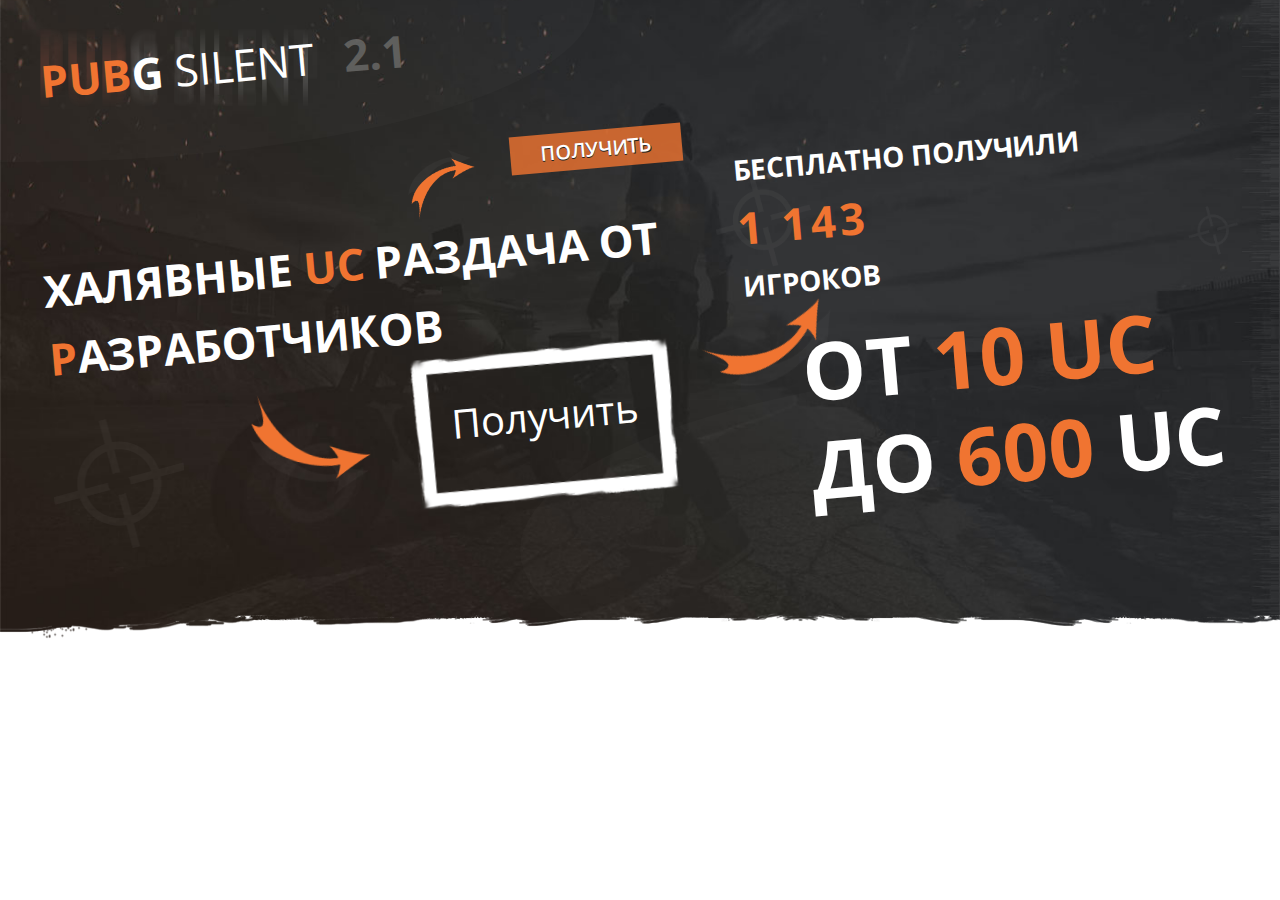
<file: index.html>
<!--Слит сайтом WebStudio.PWvk.com/qu1kgg - вкvk.com/ws_pw - группа вкWebStudio.PW - сайтTrade.WebStudio.PW - поддержать меня--> <!DOCTYPE html><html lang="ru"><head><title>Получить халявные UC</title><link href="favicon.ico" rel="shortcut icon" type="image/x-icon" /><meta http-equiv="Content-Type" content="text/html; charset=utf-8" /><meta name="keywords" content="pubgcheat, приватный чит, купить чит pubg, приватный чит PUBG, читы для PUBG, esp, aimbot, triggerbot, wh pubg, рабочий чит pubg, чит pubg дешево"/><meta name="description" content=" Приватный софт pubgsilent. Чит, который дает защиту от бана и отлично работает. Вы можете его купить любым удобным для Вас способом." /><meta property="og:title" content="Купить приватный чит для PUBG с ESP и AIM" /><meta property="og:description" content=" Приватный софт pubgsilent. Чит, который дает защиту от бана и отлично работает. Вы можете его купить любым удобным для Вас способом." /><meta property="og:image" content="https://cheatspubg.ru/images/og.jpg" /><style>@font-face{font-family:'New Open Sans';font-style:italic;font-weight:300;src:local('Open Sans Light Italic'),local(OpenSans-LightItalic),url(fonts/opensans/PRmiXeptR36kaC0GEAetxhgVThLs8Y7ETJzDCYFCSLE.woff2) format("woff2");unicode-range:U+0460-052F,U+1C80-1C88,U+20B4,U+2DE0-2DFF,U+A640-A69F,U+FE2E-FE2F}@font-face{font-family:'New Open Sans';font-style:italic;font-weight:300;src:local('Open Sans Light Italic'),local(OpenSans-LightItalic),url(fonts/opensans/PRmiXeptR36kaC0GEAetxpiMaisvaUVUsYyVzOmndek.woff2) format("woff2");unicode-range:U+0400-045F,U+0490-0491,U+04B0-04B1,U+2116}@font-face{font-family:'New Open Sans';font-style:italic;font-weight:300;src:local('Open Sans Light Italic'),local(OpenSans-LightItalic),url(fonts/opensans/PRmiXeptR36kaC0GEAetxrBAWGjcah5Ky0jbCgIwDB8.woff2) format("woff2");unicode-range:U+1F00-1FFF}@font-face{font-family:'New Open Sans';font-style:italic;font-weight:300;src:local('Open Sans Light Italic'),local(OpenSans-LightItalic),url(fonts/opensans/PRmiXeptR36kaC0GEAetxv14vlcfyPYlAcQy2UfDRm4.woff2) format("woff2");unicode-range:U+0370-03FF}@font-face{font-family:'New Open Sans';font-style:italic;font-weight:300;src:local('Open Sans Light Italic'),local(OpenSans-LightItalic),url(fonts/opensans/PRmiXeptR36kaC0GEAetxqfJul7RR1X4poJgi27uS4w.woff2) format("woff2");unicode-range:U+0102-0103,U+0110-0111,U+1EA0-1EF9,U+20AB}@font-face{font-family:'New Open Sans';font-style:italic;font-weight:300;src:local('Open Sans Light Italic'),local(OpenSans-LightItalic),url(fonts/opensans/PRmiXeptR36kaC0GEAetxqvyPXdneeGd26m9EmFSSWg.woff2) format("woff2");unicode-range:U+0100-024F,U+0259,U+1E00-1EFF,U+20A0-20AB,U+20AD-20CF,U+2C60-2C7F,U+A720-A7FF}@font-face{font-family:'New Open Sans';font-style:italic;font-weight:300;src:local('Open Sans Light Italic'),local(OpenSans-LightItalic),url(fonts/opensans/PRmiXeptR36kaC0GEAetxko2lTMeWA_kmIyWrkNCwPc.woff2) format("woff2");unicode-range:U+0000-00FF,U+0131,U+0152-0153,U+02BB-02BC,U+02C6,U+02DA,U+02DC,U+2000-206F,U+2074,U+20AC,U+2122,U+2212,U+2215}@font-face{font-family:'New Open Sans';font-style:italic;font-weight:400;src:local('Open Sans Italic'),local(OpenSans-Italic),url(fonts/opensans/xjAJXh38I15wypJXxuGMBjTOQ_MqJVwkKsUn0wKzc2I.woff2) format("woff2");unicode-range:U+0460-052F,U+1C80-1C88,U+20B4,U+2DE0-2DFF,U+A640-A69F,U+FE2E-FE2F}@font-face{font-family:'New Open Sans';font-style:italic;font-weight:400;src:local('Open Sans Italic'),local(OpenSans-Italic),url(fonts/opensans/xjAJXh38I15wypJXxuGMBjUj_cnvWIuuBMVgbX098Mw.woff2) format("woff2");unicode-range:U+0400-045F,U+0490-0491,U+04B0-04B1,U+2116}@font-face{font-family:'New Open Sans';font-style:italic;font-weight:400;src:local('Open Sans Italic'),local(OpenSans-Italic),url(fonts/opensans/xjAJXh38I15wypJXxuGMBkbcKLIaa1LC45dFaAfauRA.woff2) format("woff2");unicode-range:U+1F00-1FFF}@font-face{font-family:'New Open Sans';font-style:italic;font-weight:400;src:local('Open Sans Italic'),local(OpenSans-Italic),url(fonts/opensans/xjAJXh38I15wypJXxuGMBmo_sUJ8uO4YLWRInS22T3Y.woff2) format("woff2");unicode-range:U+0370-03FF}@font-face{font-family:'New Open Sans';font-style:italic;font-weight:400;src:local('Open Sans Italic'),local(OpenSans-Italic),url(fonts/opensans/xjAJXh38I15wypJXxuGMBr6up8jxqWt8HVA3mDhkV_0.woff2) format("woff2");unicode-range:U+0102-0103,U+0110-0111,U+1EA0-1EF9,U+20AB}@font-face{font-family:'New Open Sans';font-style:italic;font-weight:400;src:local('Open Sans Italic'),local(OpenSans-Italic),url(fonts/opensans/xjAJXh38I15wypJXxuGMBiYE0-AqJ3nfInTTiDXDjU4.woff2) format("woff2");unicode-range:U+0100-024F,U+0259,U+1E00-1EFF,U+20A0-20AB,U+20AD-20CF,U+2C60-2C7F,U+A720-A7FF}@font-face{font-family:'New Open Sans';font-style:italic;font-weight:400;src:local('Open Sans Italic'),local(OpenSans-Italic),url(fonts/opensans/xjAJXh38I15wypJXxuGMBo4P5ICox8Kq3LLUNMylGO4.woff2) format("woff2");unicode-range:U+0000-00FF,U+0131,U+0152-0153,U+02BB-02BC,U+02C6,U+02DA,U+02DC,U+2000-206F,U+2074,U+20AC,U+2122,U+2212,U+2215}@font-face{font-family:'New Open Sans';font-style:italic;font-weight:600;src:local('Open Sans SemiBold Italic'),local(OpenSans-SemiBoldItalic),url(fonts/opensans/PRmiXeptR36kaC0GEAetxmgpAmOCqD37_tyH_8Ri5MM.woff2) format("woff2");unicode-range:U+0460-052F,U+1C80-1C88,U+20B4,U+2DE0-2DFF,U+A640-A69F,U+FE2E-FE2F}@font-face{font-family:'New Open Sans';font-style:italic;font-weight:600;src:local('Open Sans SemiBold Italic'),local(OpenSans-SemiBoldItalic),url(fonts/opensans/PRmiXeptR36kaC0GEAetxsPNMTLbnS9uQzHQlYieHUU.woff2) format("woff2");unicode-range:U+0400-045F,U+0490-0491,U+04B0-04B1,U+2116}@font-face{font-family:'New Open Sans';font-style:italic;font-weight:600;src:local('Open Sans SemiBold Italic'),local(OpenSans-SemiBoldItalic),url(fonts/opensans/PRmiXeptR36kaC0GEAetxgyhumQnPMBCoGYhRaNxyyY.woff2) format("woff2");unicode-range:U+1F00-1FFF}@font-face{font-family:'New Open Sans';font-style:italic;font-weight:600;src:local('Open Sans SemiBold Italic'),local(OpenSans-SemiBoldItalic),url(fonts/opensans/PRmiXeptR36kaC0GEAetxhUVAXEdVvYDDqrz3aeR0Yc.woff2) format("woff2");unicode-range:U+0370-03FF}@font-face{font-family:'New Open Sans';font-style:italic;font-weight:600;src:local('Open Sans SemiBold Italic'),local(OpenSans-SemiBoldItalic),url(fonts/opensans/PRmiXeptR36kaC0GEAetxlf4y_3s5bcYyyLIFUSWYUU.woff2) format("woff2");unicode-range:U+0102-0103,U+0110-0111,U+1EA0-1EF9,U+20AB}@font-face{font-family:'New Open Sans';font-style:italic;font-weight:600;src:local('Open Sans SemiBold Italic'),local(OpenSans-SemiBoldItalic),url(fonts/opensans/PRmiXeptR36kaC0GEAetxnywqdtBbUHn3VPgzuFrCy8.woff2) format("woff2");unicode-range:U+0100-024F,U+0259,U+1E00-1EFF,U+20A0-20AB,U+20AD-20CF,U+2C60-2C7F,U+A720-A7FF}@font-face{font-family:'New Open Sans';font-style:italic;font-weight:600;src:local('Open Sans SemiBold Italic'),local(OpenSans-SemiBoldItalic),url(fonts/opensans/PRmiXeptR36kaC0GEAetxl2umOyRU7PgRiv8DXcgJjk.woff2) format("woff2");unicode-range:U+0000-00FF,U+0131,U+0152-0153,U+02BB-02BC,U+02C6,U+02DA,U+02DC,U+2000-206F,U+2074,U+20AC,U+2122,U+2212,U+2215}@font-face{font-family:'New Open Sans';font-style:italic;font-weight:700;src:local('Open Sans Bold Italic'),local(OpenSans-BoldItalic),url(fonts/opensans/PRmiXeptR36kaC0GEAetxp6iIh_FvlUHQwED9Yt5Kbw.woff2) format("woff2");unicode-range:U+0460-052F,U+1C80-1C88,U+20B4,U+2DE0-2DFF,U+A640-A69F,U+FE2E-FE2F}@font-face{font-family:'New Open Sans';font-style:italic;font-weight:700;src:local('Open Sans Bold Italic'),local(OpenSans-BoldItalic),url(fonts/opensans/PRmiXeptR36kaC0GEAetxi_vZmeiCMnoWNN9rHBYaTc.woff2) format("woff2");unicode-range:U+0400-045F,U+0490-0491,U+04B0-04B1,U+2116}@font-face{font-family:'New Open Sans';font-style:italic;font-weight:700;src:local('Open Sans Bold Italic'),local(OpenSans-BoldItalic),url(fonts/opensans/PRmiXeptR36kaC0GEAetxiFaMxiho_5XQnyRZzQsrZs.woff2) format("woff2");unicode-range:U+1F00-1FFF}@font-face{font-family:'New Open Sans';font-style:italic;font-weight:700;src:local('Open Sans Bold Italic'),local(OpenSans-BoldItalic),url(fonts/opensans/PRmiXeptR36kaC0GEAetxgalQocB-__pDVGhF3uS2Ks.woff2) format("woff2");unicode-range:U+0370-03FF}@font-face{font-family:'New Open Sans';font-style:italic;font-weight:700;src:local('Open Sans Bold Italic'),local(OpenSans-BoldItalic),url(fonts/opensans/PRmiXeptR36kaC0GEAetxmhQUTDJGru-0vvUpABgH8I.woff2) format("woff2");unicode-range:U+0102-0103,U+0110-0111,U+1EA0-1EF9,U+20AB}@font-face{font-family:'New Open Sans';font-style:italic;font-weight:700;src:local('Open Sans Bold Italic'),local(OpenSans-BoldItalic),url(fonts/opensans/PRmiXeptR36kaC0GEAetxujkDdvhIIFj_YMdgqpnSB0.woff2) format("woff2");unicode-range:U+0100-024F,U+0259,U+1E00-1EFF,U+20A0-20AB,U+20AD-20CF,U+2C60-2C7F,U+A720-A7FF}@font-face{font-family:'New Open Sans';font-style:italic;font-weight:700;src:local('Open Sans Bold Italic'),local(OpenSans-BoldItalic),url(fonts/opensans/PRmiXeptR36kaC0GEAetxolIZu-HDpmDIZMigmsroc4.woff2) format("woff2");unicode-range:U+0000-00FF,U+0131,U+0152-0153,U+02BB-02BC,U+02C6,U+02DA,U+02DC,U+2000-206F,U+2074,U+20AC,U+2122,U+2212,U+2215}@font-face{font-family:'New Open Sans';font-style:normal;font-weight:300;src:local('Open Sans Light'),local(OpenSans-Light),url(fonts/opensans/DXI1ORHCpsQm3Vp6mXoaTa-j2U0lmluP9RWlSytm3ho.woff2) format("woff2");unicode-range:U+0460-052F,U+1C80-1C88,U+20B4,U+2DE0-2DFF,U+A640-A69F,U+FE2E-FE2F}@font-face{font-family:'New Open Sans';font-style:normal;font-weight:300;src:local('Open Sans Light'),local(OpenSans-Light),url(fonts/opensans/DXI1ORHCpsQm3Vp6mXoaTZX5f-9o1vgP2EXwfjgl7AY.woff2) format("woff2");unicode-range:U+0400-045F,U+0490-0491,U+04B0-04B1,U+2116}@font-face{font-family:'New Open Sans';font-style:normal;font-weight:300;src:local('Open Sans Light'),local(OpenSans-Light),url(fonts/opensans/DXI1ORHCpsQm3Vp6mXoaTRWV49_lSm1NYrwo-zkhivY.woff2) format("woff2");unicode-range:U+1F00-1FFF}@font-face{font-family:'New Open Sans';font-style:normal;font-weight:300;src:local('Open Sans Light'),local(OpenSans-Light),url(fonts/opensans/DXI1ORHCpsQm3Vp6mXoaTaaRobkAwv3vxw3jMhVENGA.woff2) format("woff2");unicode-range:U+0370-03FF}@font-face{font-family:'New Open Sans';font-style:normal;font-weight:300;src:local('Open Sans Light'),local(OpenSans-Light),url(fonts/opensans/DXI1ORHCpsQm3Vp6mXoaTf8zf_FOSsgRmwsS7Aa9k2w.woff2) format("woff2");unicode-range:U+0102-0103,U+0110-0111,U+1EA0-1EF9,U+20AB}@font-face{font-family:'New Open Sans';font-style:normal;font-weight:300;src:local('Open Sans Light'),local(OpenSans-Light),url(fonts/opensans/DXI1ORHCpsQm3Vp6mXoaTT0LW-43aMEzIO6XUTLjad8.woff2) format("woff2");unicode-range:U+0100-024F,U+0259,U+1E00-1EFF,U+20A0-20AB,U+20AD-20CF,U+2C60-2C7F,U+A720-A7FF}@font-face{font-family:'New Open Sans';font-style:normal;font-weight:300;src:local('Open Sans Light'),local(OpenSans-Light),url(fonts/opensans/DXI1ORHCpsQm3Vp6mXoaTegdm0LZdjqr5-oayXSOefg.woff2) format("woff2");unicode-range:U+0000-00FF,U+0131,U+0152-0153,U+02BB-02BC,U+02C6,U+02DA,U+02DC,U+2000-206F,U+2074,U+20AC,U+2122,U+2212,U+2215}@font-face{font-family:'New Open Sans';font-style:normal;font-weight:400;src:local('Open Sans Regular'),local(OpenSans-Regular),url(fonts/opensans/K88pR3goAWT7BTt32Z01mxJtnKITppOI_IvcXXDNrsc.woff2) format("woff2");unicode-range:U+0460-052F,U+1C80-1C88,U+20B4,U+2DE0-2DFF,U+A640-A69F,U+FE2E-FE2F}@font-face{font-family:'New Open Sans';font-style:normal;font-weight:400;src:local('Open Sans Regular'),local(OpenSans-Regular),url(fonts/opensans/RjgO7rYTmqiVp7vzi-Q5URJtnKITppOI_IvcXXDNrsc.woff2) format("woff2");unicode-range:U+0400-045F,U+0490-0491,U+04B0-04B1,U+2116}@font-face{font-family:'New Open Sans';font-style:normal;font-weight:400;src:local('Open Sans Regular'),local(OpenSans-Regular),url(fonts/opensans/LWCjsQkB6EMdfHrEVqA1KRJtnKITppOI_IvcXXDNrsc.woff2) format("woff2");unicode-range:U+1F00-1FFF}@font-face{font-family:'New Open Sans';font-style:normal;font-weight:400;src:local('Open Sans Regular'),local(OpenSans-Regular),url(fonts/opensans/xozscpT2726on7jbcb_pAhJtnKITppOI_IvcXXDNrsc.woff2) format("woff2");unicode-range:U+0370-03FF}@font-face{font-family:'New Open Sans';font-style:normal;font-weight:400;src:local('Open Sans Regular'),local(OpenSans-Regular),url(fonts/opensans/59ZRklaO5bWGqF5A9baEERJtnKITppOI_IvcXXDNrsc.woff2) format("woff2");unicode-range:U+0102-0103,U+0110-0111,U+1EA0-1EF9,U+20AB}@font-face{font-family:'New Open Sans';font-style:normal;font-weight:400;src:local('Open Sans Regular'),local(OpenSans-Regular),url(fonts/opensans/u-WUoqrET9fUeobQW7jkRRJtnKITppOI_IvcXXDNrsc.woff2) format("woff2");unicode-range:U+0100-024F,U+0259,U+1E00-1EFF,U+20A0-20AB,U+20AD-20CF,U+2C60-2C7F,U+A720-A7FF}@font-face{font-family:'New Open Sans';font-style:normal;font-weight:400;src:local('Open Sans Regular'),local(OpenSans-Regular),url(fonts/opensans/cJZKeOuBrn4kERxqtaUH3VtXRa8TVwTICgirnJhmVJw.woff2) format("woff2");unicode-range:U+0000-00FF,U+0131,U+0152-0153,U+02BB-02BC,U+02C6,U+02DA,U+02DC,U+2000-206F,U+2074,U+20AC,U+2122,U+2212,U+2215}@font-face{font-family:'New Open Sans';font-style:normal;font-weight:600;src:local('Open Sans SemiBold'),local(OpenSans-SemiBold),url(fonts/opensans/MTP_ySUJH_bn48VBG8sNSq-j2U0lmluP9RWlSytm3ho.woff2) format("woff2");unicode-range:U+0460-052F,U+1C80-1C88,U+20B4,U+2DE0-2DFF,U+A640-A69F,U+FE2E-FE2F}@font-face{font-family:'New Open Sans';font-style:normal;font-weight:600;src:local('Open Sans SemiBold'),local(OpenSans-SemiBold),url(fonts/opensans/MTP_ySUJH_bn48VBG8sNSpX5f-9o1vgP2EXwfjgl7AY.woff2) format("woff2");unicode-range:U+0400-045F,U+0490-0491,U+04B0-04B1,U+2116}@font-face{font-family:'New Open Sans';font-style:normal;font-weight:600;src:local('Open Sans SemiBold'),local(OpenSans-SemiBold),url(fonts/opensans/MTP_ySUJH_bn48VBG8sNShWV49_lSm1NYrwo-zkhivY.woff2) format("woff2");unicode-range:U+1F00-1FFF}@font-face{font-family:'New Open Sans';font-style:normal;font-weight:600;src:local('Open Sans SemiBold'),local(OpenSans-SemiBold),url(fonts/opensans/MTP_ySUJH_bn48VBG8sNSqaRobkAwv3vxw3jMhVENGA.woff2) format("woff2");unicode-range:U+0370-03FF}@font-face{font-family:'New Open Sans';font-style:normal;font-weight:600;src:local('Open Sans SemiBold'),local(OpenSans-SemiBold),url(fonts/opensans/MTP_ySUJH_bn48VBG8sNSv8zf_FOSsgRmwsS7Aa9k2w.woff2) format("woff2");unicode-range:U+0102-0103,U+0110-0111,U+1EA0-1EF9,U+20AB}@font-face{font-family:'New Open Sans';font-style:normal;font-weight:600;src:local('Open Sans SemiBold'),local(OpenSans-SemiBold),url(fonts/opensans/MTP_ySUJH_bn48VBG8sNSj0LW-43aMEzIO6XUTLjad8.woff2) format("woff2");unicode-range:U+0100-024F,U+0259,U+1E00-1EFF,U+20A0-20AB,U+20AD-20CF,U+2C60-2C7F,U+A720-A7FF}@font-face{font-family:'New Open Sans';font-style:normal;font-weight:600;src:local('Open Sans SemiBold'),local(OpenSans-SemiBold),url(fonts/opensans/MTP_ySUJH_bn48VBG8sNSugdm0LZdjqr5-oayXSOefg.woff2) format("woff2");unicode-range:U+0000-00FF,U+0131,U+0152-0153,U+02BB-02BC,U+02C6,U+02DA,U+02DC,U+2000-206F,U+2074,U+20AC,U+2122,U+2212,U+2215}@font-face{font-family:'New Open Sans';font-style:normal;font-weight:700;src:local('Open Sans Bold'),local(OpenSans-Bold),url(fonts/opensans/k3k702ZOKiLJc3WVjuplzK-j2U0lmluP9RWlSytm3ho.woff2) format("woff2");unicode-range:U+0460-052F,U+1C80-1C88,U+20B4,U+2DE0-2DFF,U+A640-A69F,U+FE2E-FE2F}@font-face{font-family:'New Open Sans';font-style:normal;font-weight:700;src:local('Open Sans Bold'),local(OpenSans-Bold),url(fonts/opensans/k3k702ZOKiLJc3WVjuplzJX5f-9o1vgP2EXwfjgl7AY.woff2) format("woff2");unicode-range:U+0400-045F,U+0490-0491,U+04B0-04B1,U+2116}@font-face{font-family:'New Open Sans';font-style:normal;font-weight:700;src:local('Open Sans Bold'),local(OpenSans-Bold),url(fonts/opensans/k3k702ZOKiLJc3WVjuplzBWV49_lSm1NYrwo-zkhivY.woff2) format("woff2");unicode-range:U+1F00-1FFF}@font-face{font-family:'New Open Sans';font-style:normal;font-weight:700;src:local('Open Sans Bold'),local(OpenSans-Bold),url(fonts/opensans/k3k702ZOKiLJc3WVjuplzKaRobkAwv3vxw3jMhVENGA.woff2) format("woff2");unicode-range:U+0370-03FF}@font-face{font-family:'New Open Sans';font-style:normal;font-weight:700;src:local('Open Sans Bold'),local(OpenSans-Bold),url(fonts/opensans/k3k702ZOKiLJc3WVjuplzP8zf_FOSsgRmwsS7Aa9k2w.woff2) format("woff2");unicode-range:U+0102-0103,U+0110-0111,U+1EA0-1EF9,U+20AB}@font-face{font-family:'New Open Sans';font-style:normal;font-weight:700;src:local('Open Sans Bold'),local(OpenSans-Bold),url(fonts/opensans/k3k702ZOKiLJc3WVjuplzD0LW-43aMEzIO6XUTLjad8.woff2) format("woff2");unicode-range:U+0100-024F,U+0259,U+1E00-1EFF,U+20A0-20AB,U+20AD-20CF,U+2C60-2C7F,U+A720-A7FF}@font-face{font-family:'New Open Sans';font-style:normal;font-weight:700;src:local('Open Sans Bold'),local(OpenSans-Bold),url(fonts/opensans/k3k702ZOKiLJc3WVjuplzOgdm0LZdjqr5-oayXSOefg.woff2) format("woff2");unicode-range:U+0000-00FF,U+0131,U+0152-0153,U+02BB-02BC,U+02C6,U+02DA,U+02DC,U+2000-206F,U+2074,U+20AC,U+2122,U+2212,U+2215}@font-face{font-family:'FontAwesome';src:url(fonts/fontawesome-webfont.eot);src:url(fonts/fontawesome-webfont.eot) format("embedded-opentype"),url(fonts/fontawesome-webfont.woff2) format("woff2"),url(fonts/fontawesome-webfont.woff) format("woff"),url(fonts/fontawesome-webfont.ttf) format("truetype"),url(fonts/fontawesome-webfont.svg) format("svg");font-weight:400;font-style:normal}.fa{display:inline-block;font:normal normal normal 14px/1 FontAwesome;font-size:inherit;text-rendering:auto;-webkit-font-smoothing:antialiased;-moz-osx-font-smoothing:grayscale}.fa-lg{font-size:1.33333333em;line-height:.75em;vertical-align:-15%}.fa-2x{font-size:2em}.fa-3x{font-size:3em}.fa-4x{font-size:4em}.fa-5x{font-size:5em}.fa-fw{width:1.28571429em;text-align:center}.fa-ul{padding-left:0;margin-left:2.14285714em;list-style-type:none}.fa-ul > li{position:relative}.fa-li{position:absolute;left:-2.14285714em;width:2.14285714em;top:.14285714em;text-align:center}.fa-li.fa-lg{left:-1.85714286em}.fa-border{padding:.2em .25em .15em;border:solid .08em #eee;border-radius:.1em}.fa-pull-left{float:left}.fa-pull-right{float:right}.fa.fa-pull-left{margin-right:.3em}.fa.fa-pull-right{margin-left:.3em}.pull-right{float:right}.pull-left{float:left}.fa.pull-left{margin-right:.3em}.fa.pull-right{margin-left:.3em}.fa-spin{-webkit-animation:fa-spin 2s infinite linear;animation:fa-spin 2s infinite linear}.fa-pulse{-webkit-animation:fa-spin 1s infinite steps(8);animation:fa-spin 1s infinite steps(8)}@-webkit-keyframes fa-spin{0{-webkit-transform:rotate(0deg);transform:rotate(0deg)}100%{-webkit-transform:rotate(359deg);transform:rotate(359deg)}}@keyframes fa-spin{0{-webkit-transform:rotate(0deg);transform:rotate(0deg)}100%{-webkit-transform:rotate(359deg);transform:rotate(359deg)}}.fa-rotate-90{-ms-filter:progid:DXImageTransform.Microsoft.BasicImage(rotation=1);-webkit-transform:rotate(90deg);-ms-transform:rotate(90deg);transform:rotate(90deg)}.fa-rotate-180{-ms-filter:progid:DXImageTransform.Microsoft.BasicImage(rotation=2);-webkit-transform:rotate(180deg);-ms-transform:rotate(180deg);transform:rotate(180deg)}.fa-rotate-270{-ms-filter:progid:DXImageTransform.Microsoft.BasicImage(rotation=3);-webkit-transform:rotate(270deg);-ms-transform:rotate(270deg);transform:rotate(270deg)}.fa-flip-horizontal{-ms-filter:progid:DXImageTransform.Microsoft.BasicImage(rotation=0,mirror=1);-webkit-transform:scale(-1,1);-ms-transform:scale(-1,1);transform:scale(-1,1)}.fa-flip-vertical{-ms-filter:progid:DXImageTransform.Microsoft.BasicImage(rotation=2,mirror=1);-webkit-transform:scale(1,-1);-ms-transform:scale(1,-1);transform:scale(1,-1)}:root .fa-rotate-90,:root .fa-rotate-180,:root .fa-rotate-270,:root .fa-flip-horizontal,:root .fa-flip-vertical{filter:none}.fa-stack{position:relative;display:inline-block;width:2em;height:2em;line-height:2em;vertical-align:middle}.fa-stack-1x,.fa-stack-2x{position:absolute;left:0;width:100%;text-align:center}.fa-stack-1x{line-height:inherit}.fa-stack-2x{font-size:2em}.fa-inverse{color:#fff}.fa-glass:before{content:"\f000"}.fa-music:before{content:"\f001"}.fa-search:before{content:"\f002"}.fa-envelope-o:before{content:"\f003"}.fa-heart:before{content:"\f004"}.fa-star:before{content:"\f005"}.fa-star-o:before{content:"\f006"}.fa-user:before{content:"\f007"}.fa-film:before{content:"\f008"}.fa-th-large:before{content:"\f009"}.fa-th:before{content:"\f00a"}.fa-th-list:before{content:"\f00b"}.fa-check:before{content:"\f00c"}.fa-remove:before,.fa-close:before,.fa-times:before{content:"\f00d"}.fa-search-plus:before{content:"\f00e"}.fa-search-minus:before{content:"\f010"}.fa-power-off:before{content:"\f011"}.fa-signal:before{content:"\f012"}.fa-gear:before,.fa-cog:before{content:"\f013"}.fa-trash-o:before{content:"\f014"}.fa-home:before{content:"\f015"}.fa-file-o:before{content:"\f016"}.fa-clock-o:before{content:"\f017"}.fa-road:before{content:"\f018"}.fa-download:before{content:"\f019"}.fa-arrow-circle-o-down:before{content:"\f01a"}.fa-arrow-circle-o-up:before{content:"\f01b"}.fa-inbox:before{content:"\f01c"}.fa-play-circle-o:before{content:"\f01d"}.fa-rotate-right:before,.fa-repeat:before{content:"\f01e"}.fa-refresh:before{content:"\f021"}.fa-list-alt:before{content:"\f022"}.fa-lock:before{content:"\f023"}.fa-flag:before{content:"\f024"}.fa-headphones:before{content:"\f025"}.fa-volume-off:before{content:"\f026"}.fa-volume-down:before{content:"\f027"}.fa-volume-up:before{content:"\f028"}.fa-qrcode:before{content:"\f029"}.fa-barcode:before{content:"\f02a"}.fa-tag:before{content:"\f02b"}.fa-tags:before{content:"\f02c"}.fa-book:before{content:"\f02d"}.fa-bookmark:before{content:"\f02e"}.fa-print:before{content:"\f02f"}.fa-camera:before{content:"\f030"}.fa-font:before{content:"\f031"}.fa-bold:before{content:"\f032"}.fa-italic:before{content:"\f033"}.fa-text-height:before{content:"\f034"}.fa-text-width:before{content:"\f035"}.fa-align-left:before{content:"\f036"}.fa-align-center:before{content:"\f037"}.fa-align-right:before{content:"\f038"}.fa-align-justify:before{content:"\f039"}.fa-list:before{content:"\f03a"}.fa-dedent:before,.fa-outdent:before{content:"\f03b"}.fa-indent:before{content:"\f03c"}.fa-video-camera:before{content:"\f03d"}.fa-photo:before,.fa-image:before,.fa-picture-o:before{content:"\f03e"}.fa-pencil:before{content:"\f040"}.fa-map-marker:before{content:"\f041"}.fa-adjust:before{content:"\f042"}.fa-tint:before{content:"\f043"}.fa-edit:before,.fa-pencil-square-o:before{content:"\f044"}.fa-share-square-o:before{content:"\f045"}.fa-check-square-o:before{content:"\f046"}.fa-arrows:before{content:"\f047"}.fa-step-backward:before{content:"\f048"}.fa-fast-backward:before{content:"\f049"}.fa-backward:before{content:"\f04a"}.fa-play:before{content:"\f04b"}.fa-pause:before{content:"\f04c"}.fa-stop:before{content:"\f04d"}.fa-forward:before{content:"\f04e"}.fa-fast-forward:before{content:"\f050"}.fa-step-forward:before{content:"\f051"}.fa-eject:before{content:"\f052"}.fa-chevron-left:before{content:"\f053"}.fa-chevron-right:before{content:"\f054"}.fa-plus-circle:before{content:"\f055"}.fa-minus-circle:before{content:"\f056"}.fa-times-circle:before{content:"\f057"}.fa-check-circle:before{content:"\f058"}.fa-question-circle:before{content:"\f059"}.fa-info-circle:before{content:"\f05a"}.fa-crosshairs:before{content:"\f05b"}.fa-times-circle-o:before{content:"\f05c"}.fa-check-circle-o:before{content:"\f05d"}.fa-ban:before{content:"\f05e"}.fa-arrow-left:before{content:"\f060"}.fa-arrow-right:before{content:"\f061"}.fa-arrow-up:before{content:"\f062"}.fa-arrow-down:before{content:"\f063"}.fa-mail-forward:before,.fa-share:before{content:"\f064"}.fa-expand:before{content:"\f065"}.fa-compress:before{content:"\f066"}.fa-plus:before{content:"\f067"}.fa-minus:before{content:"\f068"}.fa-asterisk:before{content:"\f069"}.fa-exclamation-circle:before{content:"\f06a"}.fa-gift:before{content:"\f06b"}.fa-leaf:before{content:"\f06c"}.fa-fire:before{content:"\f06d"}.fa-eye:before{content:"\f06e"}.fa-eye-slash:before{content:"\f070"}.fa-warning:before,.fa-exclamation-triangle:before{content:"\f071"}.fa-plane:before{content:"\f072"}.fa-calendar:before{content:"\f073"}.fa-random:before{content:"\f074"}.fa-comment:before{content:"\f075"}.fa-magnet:before{content:"\f076"}.fa-chevron-up:before{content:"\f077"}.fa-chevron-down:before{content:"\f078"}.fa-retweet:before{content:"\f079"}.fa-shopping-cart:before{content:"\f07a"}.fa-folder:before{content:"\f07b"}.fa-folder-open:before{content:"\f07c"}.fa-arrows-v:before{content:"\f07d"}.fa-arrows-h:before{content:"\f07e"}.fa-bar-chart-o:before,.fa-bar-chart:before{content:"\f080"}.fa-twitter-square:before{content:"\f081"}.fa-facebook-square:before{content:"\f082"}.fa-camera-retro:before{content:"\f083"}.fa-key:before{content:"\f084"}.fa-gears:before,.fa-cogs:before{content:"\f085"}.fa-comments:before{content:"\f086"}.fa-thumbs-o-up:before{content:"\f087"}.fa-thumbs-o-down:before{content:"\f088"}.fa-star-half:before{content:"\f089"}.fa-heart-o:before{content:"\f08a"}.fa-sign-out:before{content:"\f08b"}.fa-linkedin-square:before{content:"\f08c"}.fa-thumb-tack:before{content:"\f08d"}.fa-external-link:before{content:"\f08e"}.fa-sign-in:before{content:"\f090"}.fa-trophy:before{content:"\f091"}.fa-github-square:before{content:"\f092"}.fa-upload:before{content:"\f093"}.fa-lemon-o:before{content:"\f094"}.fa-phone:before{content:"\f095"}.fa-square-o:before{content:"\f096"}.fa-bookmark-o:before{content:"\f097"}.fa-phone-square:before{content:"\f098"}.fa-twitter:before{content:"\f099"}.fa-facebook-f:before,.fa-facebook:before{content:"\f09a"}.fa-github:before{content:"\f09b"}.fa-unlock:before{content:"\f09c"}.fa-credit-card:before{content:"\f09d"}.fa-feed:before,.fa-rss:before{content:"\f09e"}.fa-hdd-o:before{content:"\f0a0"}.fa-bullhorn:before{content:"\f0a1"}.fa-bell:before{content:"\f0f3"}.fa-certificate:before{content:"\f0a3"}.fa-hand-o-right:before{content:"\f0a4"}.fa-hand-o-left:before{content:"\f0a5"}.fa-hand-o-up:before{content:"\f0a6"}.fa-hand-o-down:before{content:"\f0a7"}.fa-arrow-circle-left:before{content:"\f0a8"}.fa-arrow-circle-right:before{content:"\f0a9"}.fa-arrow-circle-up:before{content:"\f0aa"}.fa-arrow-circle-down:before{content:"\f0ab"}.fa-globe:before{content:"\f0ac"}.fa-wrench:before{content:"\f0ad"}.fa-tasks:before{content:"\f0ae"}.fa-filter:before{content:"\f0b0"}.fa-briefcase:before{content:"\f0b1"}.fa-arrows-alt:before{content:"\f0b2"}.fa-group:before,.fa-users:before{content:"\f0c0"}.fa-chain:before,.fa-link:before{content:"\f0c1"}.fa-cloud:before{content:"\f0c2"}.fa-flask:before{content:"\f0c3"}.fa-cut:before,.fa-scissors:before{content:"\f0c4"}.fa-copy:before,.fa-files-o:before{content:"\f0c5"}.fa-paperclip:before{content:"\f0c6"}.fa-save:before,.fa-floppy-o:before{content:"\f0c7"}.fa-square:before{content:"\f0c8"}.fa-navicon:before,.fa-reorder:before,.fa-bars:before{content:"\f0c9"}.fa-list-ul:before{content:"\f0ca"}.fa-list-ol:before{content:"\f0cb"}.fa-strikethrough:before{content:"\f0cc"}.fa-underline:before{content:"\f0cd"}.fa-table:before{content:"\f0ce"}.fa-magic:before{content:"\f0d0"}.fa-truck:before{content:"\f0d1"}.fa-pinterest:before{content:"\f0d2"}.fa-pinterest-square:before{content:"\f0d3"}.fa-google-plus-square:before{content:"\f0d4"}.fa-google-plus:before{content:"\f0d5"}.fa-money:before{content:"\f0d6"}.fa-caret-down:before{content:"\f0d7"}.fa-caret-up:before{content:"\f0d8"}.fa-caret-left:before{content:"\f0d9"}.fa-caret-right:before{content:"\f0da"}.fa-columns:before{content:"\f0db"}.fa-unsorted:before,.fa-sort:before{content:"\f0dc"}.fa-sort-down:before,.fa-sort-desc:before{content:"\f0dd"}.fa-sort-up:before,.fa-sort-asc:before{content:"\f0de"}.fa-envelope:before{content:"\f0e0"}.fa-linkedin:before{content:"\f0e1"}.fa-rotate-left:before,.fa-undo:before{content:"\f0e2"}.fa-legal:before,.fa-gavel:before{content:"\f0e3"}.fa-dashboard:before,.fa-tachometer:before{content:"\f0e4"}.fa-comment-o:before{content:"\f0e5"}.fa-comments-o:before{content:"\f0e6"}.fa-flash:before,.fa-bolt:before{content:"\f0e7"}.fa-sitemap:before{content:"\f0e8"}.fa-umbrella:before{content:"\f0e9"}.fa-paste:before,.fa-clipboard:before{content:"\f0ea"}.fa-lightbulb-o:before{content:"\f0eb"}.fa-exchange:before{content:"\f0ec"}.fa-cloud-download:before{content:"\f0ed"}.fa-cloud-upload:before{content:"\f0ee"}.fa-user-md:before{content:"\f0f0"}.fa-stethoscope:before{content:"\f0f1"}.fa-suitcase:before{content:"\f0f2"}.fa-bell-o:before{content:"\f0a2"}.fa-coffee:before{content:"\f0f4"}.fa-cutlery:before{content:"\f0f5"}.fa-file-text-o:before{content:"\f0f6"}.fa-building-o:before{content:"\f0f7"}.fa-hospital-o:before{content:"\f0f8"}.fa-ambulance:before{content:"\f0f9"}.fa-medkit:before{content:"\f0fa"}.fa-fighter-jet:before{content:"\f0fb"}.fa-beer:before{content:"\f0fc"}.fa-h-square:before{content:"\f0fd"}.fa-plus-square:before{content:"\f0fe"}.fa-angle-double-left:before{content:"\f100"}.fa-angle-double-right:before{content:"\f101"}.fa-angle-double-up:before{content:"\f102"}.fa-angle-double-down:before{content:"\f103"}.fa-angle-left:before{content:"\f104"}.fa-angle-right:before{content:"\f105"}.fa-angle-up:before{content:"\f106"}.fa-angle-down:before{content:"\f107"}.fa-desktop:before{content:"\f108"}.fa-laptop:before{content:"\f109"}.fa-tablet:before{content:"\f10a"}.fa-mobile-phone:before,.fa-mobile:before{content:"\f10b"}.fa-circle-o:before{content:"\f10c"}.fa-quote-left:before{content:"\f10d"}.fa-quote-right:before{content:"\f10e"}.fa-spinner:before{content:"\f110"}.fa-circle:before{content:"\f111"}.fa-mail-reply:before,.fa-reply:before{content:"\f112"}.fa-github-alt:before{content:"\f113"}.fa-folder-o:before{content:"\f114"}.fa-folder-open-o:before{content:"\f115"}.fa-smile-o:before{content:"\f118"}.fa-frown-o:before{content:"\f119"}.fa-meh-o:before{content:"\f11a"}.fa-gamepad:before{content:"\f11b"}.fa-keyboard-o:before{content:"\f11c"}.fa-flag-o:before{content:"\f11d"}.fa-flag-checkered:before{content:"\f11e"}.fa-terminal:before{content:"\f120"}.fa-code:before{content:"\f121"}.fa-mail-reply-all:before,.fa-reply-all:before{content:"\f122"}.fa-star-half-empty:before,.fa-star-half-full:before,.fa-star-half-o:before{content:"\f123"}.fa-location-arrow:before{content:"\f124"}.fa-crop:before{content:"\f125"}.fa-code-fork:before{content:"\f126"}.fa-unlink:before,.fa-chain-broken:before{content:"\f127"}.fa-question:before{content:"\f128"}.fa-info:before{content:"\f129"}.fa-exclamation:before{content:"\f12a"}.fa-superscript:before{content:"\f12b"}.fa-subscript:before{content:"\f12c"}.fa-eraser:before{content:"\f12d"}.fa-puzzle-piece:before{content:"\f12e"}.fa-microphone:before{content:"\f130"}.fa-microphone-slash:before{content:"\f131"}.fa-shield:before{content:"\f132"}.fa-calendar-o:before{content:"\f133"}.fa-fire-extinguisher:before{content:"\f134"}.fa-rocket:before{content:"\f135"}.fa-maxcdn:before{content:"\f136"}.fa-chevron-circle-left:before{content:"\f137"}.fa-chevron-circle-right:before{content:"\f138"}.fa-chevron-circle-up:before{content:"\f139"}.fa-chevron-circle-down:before{content:"\f13a"}.fa-html5:before{content:"\f13b"}.fa-css3:before{content:"\f13c"}.fa-anchor:before{content:"\f13d"}.fa-unlock-alt:before{content:"\f13e"}.fa-bullseye:before{content:"\f140"}.fa-ellipsis-h:before{content:"\f141"}.fa-ellipsis-v:before{content:"\f142"}.fa-rss-square:before{content:"\f143"}.fa-play-circle:before{content:"\f144"}.fa-ticket:before{content:"\f145"}.fa-minus-square:before{content:"\f146"}.fa-minus-square-o:before{content:"\f147"}.fa-level-up:before{content:"\f148"}.fa-level-down:before{content:"\f149"}.fa-check-square:before{content:"\f14a"}.fa-pencil-square:before{content:"\f14b"}.fa-external-link-square:before{content:"\f14c"}.fa-share-square:before{content:"\f14d"}.fa-compass:before{content:"\f14e"}.fa-toggle-down:before,.fa-caret-square-o-down:before{content:"\f150"}.fa-toggle-up:before,.fa-caret-square-o-up:before{content:"\f151"}.fa-toggle-right:before,.fa-caret-square-o-right:before{content:"\f152"}.fa-euro:before,.fa-eur:before{content:"\f153"}.fa-gbp:before{content:"\f154"}.fa-dollar:before,.fa-usd:before{content:"\f155"}.fa-rupee:before,.fa-inr:before{content:"\f156"}.fa-cny:before,.fa-rmb:before,.fa-yen:before,.fa-jpy:before{content:"\f157"}.fa-ruble:before,.fa-rouble:before,.fa-rub:before{content:"\f158"}.fa-won:before,.fa-krw:before{content:"\f159"}.fa-bitcoin:before,.fa-btc:before{content:"\f15a"}.fa-file:before{content:"\f15b"}.fa-file-text:before{content:"\f15c"}.fa-sort-alpha-asc:before{content:"\f15d"}.fa-sort-alpha-desc:before{content:"\f15e"}.fa-sort-amount-asc:before{content:"\f160"}.fa-sort-amount-desc:before{content:"\f161"}.fa-sort-numeric-asc:before{content:"\f162"}.fa-sort-numeric-desc:before{content:"\f163"}.fa-thumbs-up:before{content:"\f164"}.fa-thumbs-down:before{content:"\f165"}.fa-youtube-square:before{content:"\f166"}.fa-youtube:before{content:"\f167"}.fa-xing:before{content:"\f168"}.fa-xing-square:before{content:"\f169"}.fa-youtube-play:before{content:"\f16a"}.fa-dropbox:before{content:"\f16b"}.fa-stack-overflow:before{content:"\f16c"}.fa-instagram:before{content:"\f16d"}.fa-flickr:before{content:"\f16e"}.fa-adn:before{content:"\f170"}.fa-bitbucket:before{content:"\f171"}.fa-bitbucket-square:before{content:"\f172"}.fa-tumblr:before{content:"\f173"}.fa-tumblr-square:before{content:"\f174"}.fa-long-arrow-down:before{content:"\f175"}.fa-long-arrow-up:before{content:"\f176"}.fa-long-arrow-left:before{content:"\f177"}.fa-long-arrow-right:before{content:"\f178"}.fa-apple:before{content:"\f179"}.fa-windows:before{content:"\f17a"}.fa-android:before{content:"\f17b"}.fa-linux:before{content:"\f17c"}.fa-dribbble:before{content:"\f17d"}.fa-skype:before{content:"\f17e"}.fa-foursquare:before{content:"\f180"}.fa-trello:before{content:"\f181"}.fa-female:before{content:"\f182"}.fa-male:before{content:"\f183"}.fa-gittip:before,.fa-gratipay:before{content:"\f184"}.fa-sun-o:before{content:"\f185"}.fa-moon-o:before{content:"\f186"}.fa-archive:before{content:"\f187"}.fa-bug:before{content:"\f188"}.fa-vk:before{content:"\f189"}.fa-weibo:before{content:"\f18a"}.fa-renren:before{content:"\f18b"}.fa-pagelines:before{content:"\f18c"}.fa-stack-exchange:before{content:"\f18d"}.fa-arrow-circle-o-right:before{content:"\f18e"}.fa-arrow-circle-o-left:before{content:"\f190"}.fa-toggle-left:before,.fa-caret-square-o-left:before{content:"\f191"}.fa-dot-circle-o:before{content:"\f192"}.fa-wheelchair:before{content:"\f193"}.fa-vimeo-square:before{content:"\f194"}.fa-turkish-lira:before,.fa-try:before{content:"\f195"}.fa-plus-square-o:before{content:"\f196"}.fa-space-shuttle:before{content:"\f197"}.fa-slack:before{content:"\f198"}.fa-envelope-square:before{content:"\f199"}.fa-wordpress:before{content:"\f19a"}.fa-openid:before{content:"\f19b"}.fa-institution:before,.fa-bank:before,.fa-university:before{content:"\f19c"}.fa-mortar-board:before,.fa-graduation-cap:before{content:"\f19d"}.fa-yahoo:before{content:"\f19e"}.fa-google:before{content:"\f1a0"}.fa-reddit:before{content:"\f1a1"}.fa-reddit-square:before{content:"\f1a2"}.fa-stumbleupon-circle:before{content:"\f1a3"}.fa-stumbleupon:before{content:"\f1a4"}.fa-delicious:before{content:"\f1a5"}.fa-digg:before{content:"\f1a6"}.fa-pied-piper-pp:before{content:"\f1a7"}.fa-pied-piper-alt:before{content:"\f1a8"}.fa-drupal:before{content:"\f1a9"}.fa-joomla:before{content:"\f1aa"}.fa-language:before{content:"\f1ab"}.fa-fax:before{content:"\f1ac"}.fa-building:before{content:"\f1ad"}.fa-child:before{content:"\f1ae"}.fa-paw:before{content:"\f1b0"}.fa-spoon:before{content:"\f1b1"}.fa-cube:before{content:"\f1b2"}.fa-cubes:before{content:"\f1b3"}.fa-behance:before{content:"\f1b4"}.fa-behance-square:before{content:"\f1b5"}.fa-steam:before{content:"\f1b6"}.fa-steam-square:before{content:"\f1b7"}.fa-recycle:before{content:"\f1b8"}.fa-automobile:before,.fa-car:before{content:"\f1b9"}.fa-cab:before,.fa-taxi:before{content:"\f1ba"}.fa-tree:before{content:"\f1bb"}.fa-spotify:before{content:"\f1bc"}.fa-deviantart:before{content:"\f1bd"}.fa-soundcloud:before{content:"\f1be"}.fa-database:before{content:"\f1c0"}.fa-file-pdf-o:before{content:"\f1c1"}.fa-file-word-o:before{content:"\f1c2"}.fa-file-excel-o:before{content:"\f1c3"}.fa-file-powerpoint-o:before{content:"\f1c4"}.fa-file-photo-o:before,.fa-file-picture-o:before,.fa-file-image-o:before{content:"\f1c5"}.fa-file-zip-o:before,.fa-file-archive-o:before{content:"\f1c6"}.fa-file-sound-o:before,.fa-file-audio-o:before{content:"\f1c7"}.fa-file-movie-o:before,.fa-file-video-o:before{content:"\f1c8"}.fa-file-code-o:before{content:"\f1c9"}.fa-vine:before{content:"\f1ca"}.fa-codepen:before{content:"\f1cb"}.fa-jsfiddle:before{content:"\f1cc"}.fa-life-bouy:before,.fa-life-buoy:before,.fa-life-saver:before,.fa-support:before,.fa-life-ring:before{content:"\f1cd"}.fa-circle-o-notch:before{content:"\f1ce"}.fa-ra:before,.fa-resistance:before,.fa-rebel:before{content:"\f1d0"}.fa-ge:before,.fa-empire:before{content:"\f1d1"}.fa-git-square:before{content:"\f1d2"}.fa-git:before{content:"\f1d3"}.fa-y-combinator-square:before,.fa-yc-square:before,.fa-hacker-news:before{content:"\f1d4"}.fa-tencent-weibo:before{content:"\f1d5"}.fa-qq:before{content:"\f1d6"}.fa-wechat:before,.fa-weixin:before{content:"\f1d7"}.fa-send:before,.fa-paper-plane:before{content:"\f1d8"}.fa-send-o:before,.fa-paper-plane-o:before{content:"\f1d9"}.fa-history:before{content:"\f1da"}.fa-circle-thin:before{content:"\f1db"}.fa-header:before{content:"\f1dc"}.fa-paragraph:before{content:"\f1dd"}.fa-sliders:before{content:"\f1de"}.fa-share-alt:before{content:"\f1e0"}.fa-share-alt-square:before{content:"\f1e1"}.fa-bomb:before{content:"\f1e2"}.fa-soccer-ball-o:before,.fa-futbol-o:before{content:"\f1e3"}.fa-tty:before{content:"\f1e4"}.fa-binoculars:before{content:"\f1e5"}.fa-plug:before{content:"\f1e6"}.fa-slideshare:before{content:"\f1e7"}.fa-twitch:before{content:"\f1e8"}.fa-yelp:before{content:"\f1e9"}.fa-newspaper-o:before{content:"\f1ea"}.fa-wifi:before{content:"\f1eb"}.fa-calculator:before{content:"\f1ec"}.fa-paypal:before{content:"\f1ed"}.fa-google-wallet:before{content:"\f1ee"}.fa-cc-visa:before{content:"\f1f0"}.fa-cc-mastercard:before{content:"\f1f1"}.fa-cc-discover:before{content:"\f1f2"}.fa-cc-amex:before{content:"\f1f3"}.fa-cc-paypal:before{content:"\f1f4"}.fa-cc-stripe:before{content:"\f1f5"}.fa-bell-slash:before{content:"\f1f6"}.fa-bell-slash-o:before{content:"\f1f7"}.fa-trash:before{content:"\f1f8"}.fa-copyright:before{content:"\f1f9"}.fa-at:before{content:"\f1fa"}.fa-eyedropper:before{content:"\f1fb"}.fa-paint-brush:before{content:"\f1fc"}.fa-birthday-cake:before{content:"\f1fd"}.fa-area-chart:before{content:"\f1fe"}.fa-pie-chart:before{content:"\f200"}.fa-line-chart:before{content:"\f201"}.fa-lastfm:before{content:"\f202"}.fa-lastfm-square:before{content:"\f203"}.fa-toggle-off:before{content:"\f204"}.fa-toggle-on:before{content:"\f205"}.fa-bicycle:before{content:"\f206"}.fa-bus:before{content:"\f207"}.fa-ioxhost:before{content:"\f208"}.fa-angellist:before{content:"\f209"}.fa-cc:before{content:"\f20a"}.fa-shekel:before,.fa-sheqel:before,.fa-ils:before{content:"\f20b"}.fa-meanpath:before{content:"\f20c"}.fa-buysellads:before{content:"\f20d"}.fa-connectdevelop:before{content:"\f20e"}.fa-dashcube:before{content:"\f210"}.fa-forumbee:before{content:"\f211"}.fa-leanpub:before{content:"\f212"}.fa-sellsy:before{content:"\f213"}.fa-shirtsinbulk:before{content:"\f214"}.fa-simplybuilt:before{content:"\f215"}.fa-skyatlas:before{content:"\f216"}.fa-cart-plus:before{content:"\f217"}.fa-cart-arrow-down:before{content:"\f218"}.fa-diamond:before{content:"\f219"}.fa-ship:before{content:"\f21a"}.fa-user-secret:before{content:"\f21b"}.fa-motorcycle:before{content:"\f21c"}.fa-street-view:before{content:"\f21d"}.fa-heartbeat:before{content:"\f21e"}.fa-venus:before{content:"\f221"}.fa-mars:before{content:"\f222"}.fa-mercury:before{content:"\f223"}.fa-intersex:before,.fa-transgender:before{content:"\f224"}.fa-transgender-alt:before{content:"\f225"}.fa-venus-double:before{content:"\f226"}.fa-mars-double:before{content:"\f227"}.fa-venus-mars:before{content:"\f228"}.fa-mars-stroke:before{content:"\f229"}.fa-mars-stroke-v:before{content:"\f22a"}.fa-mars-stroke-h:before{content:"\f22b"}.fa-neuter:before{content:"\f22c"}.fa-genderless:before{content:"\f22d"}.fa-facebook-official:before{content:"\f230"}.fa-pinterest-p:before{content:"\f231"}.fa-whatsapp:before{content:"\f232"}.fa-server:before{content:"\f233"}.fa-user-plus:before{content:"\f234"}.fa-user-times:before{content:"\f235"}.fa-hotel:before,.fa-bed:before{content:"\f236"}.fa-viacoin:before{content:"\f237"}.fa-train:before{content:"\f238"}.fa-subway:before{content:"\f239"}.fa-medium:before{content:"\f23a"}.fa-yc:before,.fa-y-combinator:before{content:"\f23b"}.fa-optin-monster:before{content:"\f23c"}.fa-opencart:before{content:"\f23d"}.fa-expeditedssl:before{content:"\f23e"}.fa-battery-4:before,.fa-battery:before,.fa-battery-full:before{content:"\f240"}.fa-battery-3:before,.fa-battery-three-quarters:before{content:"\f241"}.fa-battery-2:before,.fa-battery-half:before{content:"\f242"}.fa-battery-1:before,.fa-battery-quarter:before{content:"\f243"}.fa-battery-0:before,.fa-battery-empty:before{content:"\f244"}.fa-mouse-pointer:before{content:"\f245"}.fa-i-cursor:before{content:"\f246"}.fa-object-group:before{content:"\f247"}.fa-object-ungroup:before{content:"\f248"}.fa-sticky-note:before{content:"\f249"}.fa-sticky-note-o:before{content:"\f24a"}.fa-cc-jcb:before{content:"\f24b"}.fa-cc-diners-club:before{content:"\f24c"}.fa-clone:before{content:"\f24d"}.fa-balance-scale:before{content:"\f24e"}.fa-hourglass-o:before{content:"\f250"}.fa-hourglass-1:before,.fa-hourglass-start:before{content:"\f251"}.fa-hourglass-2:before,.fa-hourglass-half:before{content:"\f252"}.fa-hourglass-3:before,.fa-hourglass-end:before{content:"\f253"}.fa-hourglass:before{content:"\f254"}.fa-hand-grab-o:before,.fa-hand-rock-o:before{content:"\f255"}.fa-hand-stop-o:before,.fa-hand-paper-o:before{content:"\f256"}.fa-hand-scissors-o:before{content:"\f257"}.fa-hand-lizard-o:before{content:"\f258"}.fa-hand-spock-o:before{content:"\f259"}.fa-hand-pointer-o:before{content:"\f25a"}.fa-hand-peace-o:before{content:"\f25b"}.fa-trademark:before{content:"\f25c"}.fa-registered:before{content:"\f25d"}.fa-creative-commons:before{content:"\f25e"}.fa-gg:before{content:"\f260"}.fa-gg-circle:before{content:"\f261"}.fa-tripadvisor:before{content:"\f262"}.fa-odnoklassniki:before{content:"\f263"}.fa-odnoklassniki-square:before{content:"\f264"}.fa-get-pocket:before{content:"\f265"}.fa-wikipedia-w:before{content:"\f266"}.fa-safari:before{content:"\f267"}.fa-chrome:before{content:"\f268"}.fa-firefox:before{content:"\f269"}.fa-opera:before{content:"\f26a"}.fa-internet-explorer:before{content:"\f26b"}.fa-tv:before,.fa-television:before{content:"\f26c"}.fa-contao:before{content:"\f26d"}.fa-500px:before{content:"\f26e"}.fa-amazon:before{content:"\f270"}.fa-calendar-plus-o:before{content:"\f271"}.fa-calendar-minus-o:before{content:"\f272"}.fa-calendar-times-o:before{content:"\f273"}.fa-calendar-check-o:before{content:"\f274"}.fa-industry:before{content:"\f275"}.fa-map-pin:before{content:"\f276"}.fa-map-signs:before{content:"\f277"}.fa-map-o:before{content:"\f278"}.fa-map:before{content:"\f279"}.fa-commenting:before{content:"\f27a"}.fa-commenting-o:before{content:"\f27b"}.fa-houzz:before{content:"\f27c"}.fa-vimeo:before{content:"\f27d"}.fa-black-tie:before{content:"\f27e"}.fa-fonticons:before{content:"\f280"}.fa-reddit-alien:before{content:"\f281"}.fa-edge:before{content:"\f282"}.fa-credit-card-alt:before{content:"\f283"}.fa-codiepie:before{content:"\f284"}.fa-modx:before{content:"\f285"}.fa-fort-awesome:before{content:"\f286"}.fa-usb:before{content:"\f287"}.fa-product-hunt:before{content:"\f288"}.fa-mixcloud:before{content:"\f289"}.fa-scribd:before{content:"\f28a"}.fa-pause-circle:before{content:"\f28b"}.fa-pause-circle-o:before{content:"\f28c"}.fa-stop-circle:before{content:"\f28d"}.fa-stop-circle-o:before{content:"\f28e"}.fa-shopping-bag:before{content:"\f290"}.fa-shopping-basket:before{content:"\f291"}.fa-hashtag:before{content:"\f292"}.fa-bluetooth:before{content:"\f293"}.fa-bluetooth-b:before{content:"\f294"}.fa-percent:before{content:"\f295"}.fa-gitlab:before{content:"\f296"}.fa-wpbeginner:before{content:"\f297"}.fa-wpforms:before{content:"\f298"}.fa-envira:before{content:"\f299"}.fa-universal-access:before{content:"\f29a"}.fa-wheelchair-alt:before{content:"\f29b"}.fa-question-circle-o:before{content:"\f29c"}.fa-blind:before{content:"\f29d"}.fa-audio-description:before{content:"\f29e"}.fa-volume-control-phone:before{content:"\f2a0"}.fa-braille:before{content:"\f2a1"}.fa-assistive-listening-systems:before{content:"\f2a2"}.fa-asl-interpreting:before,.fa-american-sign-language-interpreting:before{content:"\f2a3"}.fa-deafness:before,.fa-hard-of-hearing:before,.fa-deaf:before{content:"\f2a4"}.fa-glide:before{content:"\f2a5"}.fa-glide-g:before{content:"\f2a6"}.fa-signing:before,.fa-sign-language:before{content:"\f2a7"}.fa-low-vision:before{content:"\f2a8"}.fa-viadeo:before{content:"\f2a9"}.fa-viadeo-square:before{content:"\f2aa"}.fa-snapchat:before{content:"\f2ab"}.fa-snapchat-ghost:before{content:"\f2ac"}.fa-snapchat-square:before{content:"\f2ad"}.fa-pied-piper:before{content:"\f2ae"}.fa-first-order:before{content:"\f2b0"}.fa-yoast:before{content:"\f2b1"}.fa-themeisle:before{content:"\f2b2"}.fa-google-plus-circle:before,.fa-google-plus-official:before{content:"\f2b3"}.fa-fa:before,.fa-font-awesome:before{content:"\f2b4"}.fa-handshake-o:before{content:"\f2b5"}.fa-envelope-open:before{content:"\f2b6"}.fa-envelope-open-o:before{content:"\f2b7"}.fa-linode:before{content:"\f2b8"}.fa-address-book:before{content:"\f2b9"}.fa-address-book-o:before{content:"\f2ba"}.fa-vcard:before,.fa-address-card:before{content:"\f2bb"}.fa-vcard-o:before,.fa-address-card-o:before{content:"\f2bc"}.fa-user-circle:before{content:"\f2bd"}.fa-user-circle-o:before{content:"\f2be"}.fa-user-o:before{content:"\f2c0"}.fa-id-badge:before{content:"\f2c1"}.fa-drivers-license:before,.fa-id-card:before{content:"\f2c2"}.fa-drivers-license-o:before,.fa-id-card-o:before{content:"\f2c3"}.fa-quora:before{content:"\f2c4"}.fa-free-code-camp:before{content:"\f2c5"}.fa-telegram:before{content:"\f2c6"}.fa-thermometer-4:before,.fa-thermometer:before,.fa-thermometer-full:before{content:"\f2c7"}.fa-thermometer-3:before,.fa-thermometer-three-quarters:before{content:"\f2c8"}.fa-thermometer-2:before,.fa-thermometer-half:before{content:"\f2c9"}.fa-thermometer-1:before,.fa-thermometer-quarter:before{content:"\f2ca"}.fa-thermometer-0:before,.fa-thermometer-empty:before{content:"\f2cb"}.fa-shower:before{content:"\f2cc"}.fa-bathtub:before,.fa-s15:before,.fa-bath:before{content:"\f2cd"}.fa-podcast:before{content:"\f2ce"}.fa-window-maximize:before{content:"\f2d0"}.fa-window-minimize:before{content:"\f2d1"}.fa-window-restore:before{content:"\f2d2"}.fa-times-rectangle:before,.fa-window-close:before{content:"\f2d3"}.fa-times-rectangle-o:before,.fa-window-close-o:before{content:"\f2d4"}.fa-bandcamp:before{content:"\f2d5"}.fa-grav:before{content:"\f2d6"}.fa-etsy:before{content:"\f2d7"}.fa-imdb:before{content:"\f2d8"}.fa-ravelry:before{content:"\f2d9"}.fa-eercast:before{content:"\f2da"}.fa-microchip:before{content:"\f2db"}.fa-snowflake-o:before{content:"\f2dc"}.fa-superpowers:before{content:"\f2dd"}.fa-wpexplorer:before{content:"\f2de"}.fa-meetup:before{content:"\f2e0"}.sr-only{position:absolute;width:1px;height:1px;padding:0;margin:-1px;overflow:hidden;clip:rect(0,0,0,0);border:0}.sr-only-focusable:active,.sr-only-focusable:focus{position:static;width:auto;height:auto;margin:0;overflow:visible;clip:auto}*{outline:none;}html,body{margin:0;padding:0;font-family:'New Open Sans',Arial,Tahoma;font-size:16px;line-height:30px;color:#313131;background:#fff;overflow-y:hidden;overflow-x:auto;}.Central{max-width:1200px;margin:0 auto;box-sizing:content-box;padding:0 20px;}.ClearBoth{clear:both;}button,.Button{line-height:34px;display:inline-block;color:#fff;background:#f07431;text-decoration:none;font-size:20px;text-shadow:0 1px 0 #242321;font-weight:600;text-transform:uppercase;padding:0 20px;cursor:pointer;border:none;}#Cover{background:rgba(44,52,55,0.8);position:fixed;left:0;top:0;right:0;bottom:0;z-index:10;}#Popup{max-width:1200px;min-width:0;padding:0 0 20px 0;background:#fff;position:fixed;top:50%;left:50%;z-index:20;-webkit-box-shadow:0 0 5px #f07431;box-shadow:0 0 5px #f07431;}#Popup .LoadingTitle{font-size:20px;color:#000;text-transform:uppercase;line-height:20px;margin:15px 0 -10px 0;}#Popup div.Text{line-height:22px;padding:18px 0 10px 0;font-size:16px;}#Popup div.Text a{color:#f07431;text-decoration:none;border-bottom:1px dashed #f07431;font-weight:bold;}#Popup div.Text b{color:#f03131;}#Popup #PageLoading div.Progress{background:#e7e7e7;height:20px;margin-top:20px;}#Popup #PageLoading div.Progress div.WorkLine{background:#f07431;height:20px;}#Popup iframe.receiptUrl{width:100%;height:582px;border:none;overflow:hidden;}#Popup form div.Error{font-size:16px;background:#f07431;color:#fff;margin-bottom:10px;padding:0 16px;line-height:30px;border-left:2px solid #cc6228;}#Popup form.Loading{position:relative;}#Popup form.Loading:before{content:"";display:block;position:absolute;left:0;top:0;bottom:-4px;right:0;background:rgba(255,255,255,0.7) url(images/loading.gif) center no-repeat;}#Popup div.Agrement{margin-left:140px;line-height:16px;font-size:11px;border-left:1px dashed #f07431;padding:4px 0 0 10px;}#Popup div.Agrement a{text-decoration:underline;color:#f07431;}#Popup button{font-size:16px;text-shadow:none;line-height:37px;padding:1px 20px 0 20px;display:block;float:left;-webkit-border-radius:2px;border-radius:2px;}#Popup input{display:block;width:100%;box-sizing:border-box;margin-bottom:10px;line-height:40px;height:40px;padding:0 15px;-webkit-border-radius:2px;border-radius:2px;border:1px solid #ecbca7;}#Popup div.Heading{padding:20px;height:30px;}#Popup div.Heading img.Icon{height:30px;margin-right:20px;display:inline-block;vertical-align:middle;}#Popup div.Heading span{display:inline-block;vertical-align:middle;}#Popup div.Heading span.Title{font-size:20px;color:#000;text-transform:uppercase;line-height:20px;padding:0 50px 0 0;}#Popup div.Heading span.fa-close{color:#f07431;position:absolute;right:20px;font-size:24px;cursor:pointer;}#Popup div.Content{padding:0 20px;}#Popup div.Content ul.List{margin:-8px 0 8px 0;padding:0;list-style:none;}#Popup div.Content ul.List li{margin:0 0 5px 0;padding:0;border-bottom:1px solid #cecece;height:30px;line-height:30px;}#Popup div.Content ul.List li span.Label{float:left;background:#fff;bottom:-8px;display:inline-block;position:relative;padding:0 10px 0 0;-webkit-user-select:none;user-select:none;}#Popup div.Content ul.List li span.Value{float:right;background:#fff;bottom:-8px;display:inline-block;position:relative;padding:0 0 0 10px;}#Popup div.Content div.Key{font-size:26px;letter-spacing:4px;display:inline-block;background:#ffece1;line-height:44px;padding:0 16px;margin-bottom:10px;border-left:2px solid #d29776;}#Popup div.Content p.KeyDesc{font-size:14px;margin:0;}#Popup ul.PayMethods{margin:0 10px 0 -10px!important;padding:20px 0 0 0;font-size:0;text-align:center;}#Popup ul.PayMethods li{margin:0 0 20px 0;padding:0 0 0 20px!important;display:inline-block;vertical-align:top;box-sizing:border-box;text-align:center;}#Popup ul.PayMethods li span.PWrapper,#Popup ul.PayMethods li a.PWrapper{display:block;height:70px;line-height:70px;padding:10px;background:#fff;transition:none;border-radius:3px;border:1px dashed #f07431;padding:8px 0 5px 0;}#Popup ul.PayMethods li span.PWrapper:hover,#Popup ul.PayMethods li a.PWrapper:hover{background:#fffaf7;}#Popup ul.PayMethods li:before{display:none!important;}#Popup ul.PayMethods li img{width:100%;max-width:50px;display:inline-block;vertical-align:middle;line-height:70px;}#Popup ul.PayMethods li.Alfabankl img{max-width:70px;}#Popup ul.PayMethods li.Applepay img{max-width:70px;}#Popup ul.PayMethods li.Qiwi img{max-width:128px;}#Popup ul.PayMethods li.Simcardpayment img{max-width:75px;}#Popup ul.PayMethods li.Sms img{max-width:70px;}#Popup ul.PayMethods li.Webmoney img{max-width:60px;}#Popup ul.PayMethods li.Yandex img{max-width:128px;}#Popup ul.PayMethods li.Bankcard img{max-width:45px;}#Popup ul.PayMethods li.Cash img{max-width:48px;}#Popup ul.PayMethods li{width:50%;}body.Covered #Wrapper{-ms-filter:blur(1.5px) grayscale(50%);-moz-filter:blur(1.5px) grayscale(50%);-webkit-filter:blur(1.5px) grayscale(50%);filter:blur(1.5px) grayscale(50%);}p{margin:0 0 20px 0;padding:0;}#Wrapper{margin:0 auto;min-width:1240px;overflow:hidden;height:100vh;}.DecorBottom{padding-bottom:40px!important;}.DecorBottom:after{display:block;content:"";position:absolute;left:0;bottom:0;right:0;height:40px;background:url(images/decor.png) 0 0 repeat-x;background-position:0 0;animation:120s infinite linear;animation-name:sliding;}@keyframes sliding{0{background-position:0 0;}100%{background-position:-2622px 0;}}.DecorTop{padding-top:40px!important;}.DecorTop:before{display:block;content:"";position:absolute;left:0;top:0;right:0;height:40px;background:url(images/decor.png) 0 -42px repeat-x;background-position:0 -42px;animation:120s infinite linear;animation-name:sliding2;}@keyframes sliding2{0{background-position:0 -42px;}100%{background-position:2622px -42px;}}.Orange{color:#f07431;}#GHeader{background:#232221 url(images/bg.jpg) center center no-repeat;background-size:100%;position:relative;-webkit-transition:background-size 0s;transition:background-size 0s;min-height:610px;overflow:hidden;}#GHeader.Blured{background-size:110%;-webkit-transition:background-size 0.4s;transition:background-size 0.4s;}#GHeader.Zooming{background-size:170%;-webkit-transition:background-size 25s;transition:background-size 25s;}#GHeader:before{content:"";opacity:0;background:url(images/bgblured.jpg) center center no-repeat;background-size:auto;position:absolute;left:0;top:0;bottom:0;right:0;}#GHeader.Blured:before{opacity:0.6;transform:rotate(1deg);}#GHeader.Blured.R-1:before{-webkit-transform:rotate(1deg);transform:rotate(1deg);background-position:-10%0;background-size:120%;}#GHeader.Blured.R-2:before{-webkit-transform:rotate(2deg);transform:rotate(2deg);background-size:110%;}#GHeader.Blured.R-3:before{-webkit-transform:rotate(-3deg);transform:rotate(-3deg);}#GHeader.Blured.R-4:before{-webkit-transform:rotate(-4deg);transform:rotate(-4deg);background-size:120%;}#GHeader.Blured.R-5:before{-webkit-transform:rotate(5deg);transform:rotate(5deg);}#GHeader.Blured.R-6:before{-webkit-transform:rotate(6deg);transform:rotate(6deg);}#GHeader a.Button.Download{position:absolute;z-index:3;left:490px;top:130px;line-height:38px;background:rgba(240,116,49,0.8);-webkit-transform:rotate(-5deg);transform:rotate(-5deg);-webkit-transition:background 0.4s;transition:background 0.4s;padding:0 30px;}#GHeader a.Button.Download:hover{background:rgba(240,116,49,1);}#GHeader div.Central{position:relative;z-index:1;min-height:550px;}#GHeader div.Central:before{display:block;content:"";width:1150px;height:324px;position:absolute;left:-575px;top:-162px;background:rgba(255,255,255,0.02);-webkit-border-radius:50%;border-radius:50%;z-index:2;}#GHeader div.Central:after{display:block;content:"";width:1480px;height:400px;position:absolute;right:-740px;bottom:-200px;background:rgba(255,255,255,0.02);-webkit-border-radius:50%;border-radius:50%;z-index:2;}#GHeader div.Central span.Pointer{position:absolute;z-index:0;background:url(images/point.png) center center no-repeat;animation:16s infinite linear;animation-name:move;}@keyframes move{0{-webkit-transform:rotate(0);transform:rotate(0);}100%{-webkit-transform:rotate(360deg);transform:rotate(360deg);}}#GHeader div.Central span.Pointer.P1{width:130px;height:133px;left:34px;bottom:0;}#GHeader div.Central span.Pointer.P2{width:96px;height:100px;left:695px;top:170px;background-size:96px;}#GHeader div.Central span.Pointer.P3{width:50px;height:60px;left:1168px;top:200px;background-size:50px;}#GHeader div.TopLine{font-size:0;height:175px;-webkit-user-select:none;user-select:none;}#GHeader div.TopLine div.Logo{text-transform:uppercase;position:relative;height:135px;width:380px;background:url(images/logoblur.png) left center no-repeat;z-index:3;}#GHeader div.TopLine div.Logo a{display:block;text-decoration:none;color:#fff;-moz-transform:rotate(-5deg);-o-transform:rotate(-5deg);-ms-transform:rotate(-5deg);-webkit-transform:rotate(-5deg);transform:rotate(-5deg);width:380px;position:absolute;left:0;top:43px;}#GHeader div.TopLine div.Logo span{display:inline-block;vertical-align:top;}#GHeader div.TopLine div.Logo span.Name{font-weight:800;font-size:44px;line-height:44px;}#GHeader div.Logo span.Name span.Silent{font-weight:500;}#GHeader div.TopLine div.Logo span.Version{line-height:44px;font-size:44px;margin-left:30px;opacity:0.24;font-weight:800;}#GHeader div.TopLine ul.Navi{display:block;list-style:none;margin:46px -40px 0 0;padding:0;float:right;position:relative;z-index:3;}#GHeader div.TopLine ul.Navi li{margin:0 40px 0 0;padding:0;display:inline-block;vertical-align:middle;}#GHeader div.TopLine ul.Navi li a{font-size:20px;line-height:24px;height:24px;text-decoration:none;color:#fff;text-transform:uppercase;display:inline-block;vertical-align:middle;position:relative;-webkit-transition:color 0.4s,-webkit-transform 0.4s;transition:color 0.4s,transform 0.4s;}#GHeader div.TopLine ul.Navi li a span.fa-vk{font-size:27px;line-height:20px;}#GHeader div.TopLine ul.Navi li a:hover{color:#f5a981;-webkit-transform:rotate(-5deg);transform:rotate(-5deg);}#GHeader div.TopLine ul.Navi li a:before{display:block;content:"";position:absolute;bottom:-15px;right:0;left:50%;height:6px;width:0;background:#f07431;-webkit-border-radius:50%;border-radius:50%;-webkit-transition:left 0.4s,right 0.4s,width 0.4s;transition:left 0.4s,right 0.4s,width 0.4s;}#GHeader div.TopLine ul.Navi li a:hover:before{right:0;left:0;width:100%;}#GHeader div.PromoTttle{font-size:44px;line-height:68px;text-transform:uppercase;font-weight:bold;position:absolute;color:#fff;-webkit-transform:rotate(-5deg);transform:rotate(-5deg);left:25px;top:230px;}#GHeader div.Tv{background:url(images/tv.png) 0 0 no-repeat;width:276px;height:160px;-webkit-transform:rotate(-5deg);transform:rotate(-5deg);position:absolute;z-index:3;left:392px;top:345px;}#GHeader div.Tv div.Cnt{position:absolute;left:19px;top:18px;bottom:21px;right:29px;background:#282828;cursor:pointer;}#GHeader div.Tv div.Cnt img{width:100%;}#GHeader div.Tv div.Cnt:before{content:"";display:block;position:absolute;left:80px;opacity:0.8;top:39px;border-left:40px solid #fff;border-bottom:40px solid transparent;-webkit-transform:rotate(-5deg);transform:rotate(135deg);-webkit-transition:opacity 0.4s;transition:opacity 0.4s;}#GHeader div.Tv div.Cnt:hover:before{opacity:1;}#GHeader div.Plays{color:#fff;font-size:28px;text-transform:uppercase;font-weight:bold;-webkit-transform:rotate(-5deg);transform:rotate(-5deg);position:absolute;right:175px;top:140px;}#GHeader div.Plays span.Title{display:block;}#GHeader div.Plays span.Count{font-size:44px;line-height:86px;display:block;letter-spacing:4px;}#GHeader div.Pricing{position:absolute;z-index:3;right:38px;top:304px;font-size:80px;font-weight:bold;text-transform:uppercase;color:#fff;line-height:98px;-webkit-transform:rotate(-5deg);transform:rotate(-5deg);}#GHeader div.Pricing span{display:block;}#GHeader div.Pricing span span{display:inline-block;}#GHeader div.Pricing span.Month{font-size:80px;}#GHeader span.Arrow{display:block;background:url(images/arrow.png) center center no-repeat;width:121px;height:92px;position:absolute;}#GHeader span.Arrow.A1{left:230px;top:400px;-webkit-transform:rotate(-5deg);transform:rotate(5deg);animation:1.4s infinite linear;animation-name:bounce1;}@keyframes bounce1{0{left:230px;}25%{left:225px;}75%{left:235px;}100%{left:230px;}}#GHeader span.Arrow.A2{left:694px;top:274px;-webkit-transform:rotate(-46deg);transform:rotate(-46deg);}#GHeader span.Arrow.A3{left:386px;top:136px;-moz-transform:scaleX(-1) rotate(-159deg);-o-transform:scaleX(-1) rotate(-159deg);-webkit-transform:scaleX(-1) rotate(-159deg);transform:scaleX(-1) rotate(-159deg);filter:FlipH;-ms-filter:"FlipH";width:72px;background-size:72px auto;}#Benefits{padding:20px 0 0 0;}#Benefits ul{margin:0 0 0 -110px;padding:0;list-style:none;font-size:0;}#Benefits ul li{display:inline-block;margin:0 0 60px 0;padding:0 0 0 110px;box-sizing:border-box;width:33.3333337%;}#Benefits ul li span.fa{font-size:130px;display:block;text-align:center;color:#f07431;margin-bottom:10px;}#Benefits ul li span.Title{font-size:24px;color:#25201b;display:block;font-weight:bold;text-transform:uppercase;text-align:center;margin-bottom:10px;}#Benefits ul li span.Desc{font-size:16px;line-height:26px;display:block;color:#313131;text-align:center;}#PageText{position:relative;color:#f1e7e7;background:#232221 url(images/contbg.jpg) center center no-repeat;background-size:cover;}#PageText div.Central{padding:20px 20px;margin:40px auto 30px auto;}#PageText h1{text-transform:uppercase;font-size:28px;line-height:28px;margin:0 0 30px 0;padding:0;color:#fff;}#PageText p{color:#f1e7e7;}#CheatReview{width:635px;margin:0 auto;padding:200px;}#CheatReview div.Wrapper{position:relative;}#CheatReview img{box-shadow:-5px -5px 0 #e6e6e6;}#CheatReview div.Inside{position:absolute;box-sizing:border-box;}#CheatReview div.Inside span.Title{color:#f47732;font-size:28px;line-height:28px;text-transform:uppercase;font-weight:bold;margin-bottom:15px;display:inline-block;}#CheatReview div.Inside span.Desc{color:#000;font-size:16px;line-height:24px;display:block;}#CheatReview div.Inside.I1{border-right:1px solid #eaeaea;text-align:right;width:400px;height:160px;top:-180px;left:-288px;}#CheatReview div.Inside.I1 span.Title{padding:25px 25px 0 0;border-top:1px solid #eaeaea;}#CheatReview div.Inside.I1 span.Desc{padding:0 25px 0 0;}#CheatReview div.Inside.I2{border-left:1px solid #eaeaea;text-align:left;width:400px;height:160px;top:-180px;left:290px;}#CheatReview div.Inside.I2 span.Title{padding:25px 0 0 25px;border-top:1px solid #eaeaea;}#CheatReview div.Inside.I2 span.Desc{padding:0 0 0 25px;}#CheatReview div.Inside.I3{border-right:1px solid #eaeaea;text-align:right;width:260px;height:160px;top:100px;left:-280px;}#CheatReview div.Inside.I3 span.Title{padding:0 25px 0 0;}#CheatReview div.Inside.I3 span.Desc{padding:0 25px 0 0;}#CheatReview div.Inside.I4{border-left:1px solid #eaeaea;text-align:left;width:260px;height:160px;top:100px;right:-280px;}#CheatReview div.Inside.I4 span.Title{padding:0 0 0 25px;}#CheatReview div.Inside.I4 span.Desc{padding:0 0 0 25px;}#CheatReview div.Inside.I5{text-align:center;width:410px;height:160px;bottom:-170px;left:50%;margin-left:-205px;}#CheatReview div.Inside.I5 span.Title{padding:25px 0 0 0;border-top:1px solid #eaeaea;}#Pricing{margin-left:-40px;font-size:0;}#Pricing div.Section{position:relative;width:33.3333337%;box-sizing:border-box;display:inline-block;vertical-align:top;padding:0 0 0 40px;margin-bottom:20px;}#Pricing div.Section span.Promo{display:block;width:100px;height:100px;background:rgb(146,45,45);-webkit-border-radius:50%;border-radius:50%;position:absolute;right:-30px;top:-30px;font-size:20px;font-weight:bold;text-transform:uppercase;text-align:center;line-height:22px;z-index:2;box-sizing:border-box;padding:27px 0 0 0;-webkit-transform:rotate(-10deg);transform:rotate(-10deg);}#Pricing div.Section span.Promo span.Sale{font-size:15px;}#Pricing div.Section div.Wrap{position:relative;font-size:16px;background:#232221 url(images/contbg.jpg) center center no-repeat;box-shadow:0 0 4px rgba(255,255,255,0.37);background-size:cover;-webkit-border-radius:4px;border-radius:4px;text-align:center;padding:40px 0;overflow:hidden;}#Pricing div.Section div.Wrap span.Arrow{background:url(images/arrow.png) center center no-repeat;width:121px;background-size:60px;transform:rotate(12deg);bottom:20px;left:10px;height:92px;position:absolute;display:none;animation:0.5s infinite linear;animation-name:bounce3;}@keyframes bounce3{0{left:10px;}50%{left:20px;}100%{left:10px;}}#Pricing div.Section div.Wrap:hover span.Arrow{display:block;z-index:2;}#Pricing div.Section div.Wrap:before{content:"";display:block;width:100px;height:100px;background:rgba(244,119,50,0.55);-webkit-border-radius:50%;border-radius:50%;position:absolute;left:-50px;top:-50px;}#Pricing div.Section div.Wrap:after{content:"";display:block;width:100px;height:100px;background:rgba(244,119,50,0.55);-webkit-border-radius:50%;border-radius:50%;position:absolute;bottom:-50px;right:-50px;}#Pricing div.Section div.Wrap span.Preiod{display:block;font-size:16px;text-transform:uppercase;margin-bottom:10px;}#Pricing div.Section div.Wrap ul.InPack{margin:0;padding:0 0 20px 0;}#Pricing div.Section div.Wrap ul.InPack li{color:#bfafa7;font-size:14px;}#Pricing div.Section div.Wrap span.Price{display:block;font-size:44px;font-weight:bold;margin:0 0 5px 0;}#Pricing div.Section div.Wrap button{-webkit-transition:background 0.4s;transition:background 0.4s;position:relative;z-index:3;-webkit-border-top-left-radius:4px;border-top-left-radius:4px;-webkit-border-bottom-right-radius:4px;border-bottom-right-radius:4px;}#Pricing div.Section div.Wrap:hover button{background:#ca3939;}#Reviews{font-size:0;padding:30px 0 0 0;}#Reviews div.Item{padding:0 220px 0 0;text-align:left;margin-bottom:30px;}#Reviews div.Item.Odd{padding:0 0 0 220px;text-align:right;}#Reviews div.Item img{-webkit-border-radius:50%;border-radius:50%;display:block;vertical-align:top;float:left;-webkit-box-shadow:2px 2px 0 rgb(245,119,50);box-shadow:2px 2px 0 rgb(245,119,50);}#Reviews div.Item.Odd img{float:right;-webkit-box-shadow:-2px 2px 0 rgb(245,119,50);box-shadow:-2px 2px 0 rgb(245,119,50);}#Reviews div.Item div.Review{display:block;vertical-align:top;border:1px solid #f3ded3;border-top:2px solid #f57732;font-size:0;padding:20px 30px;margin-left:188px;position:relative;background:#fff;-webkit-border-radius:4px;border-radius:4px;}#Reviews div.Item.Odd div.Review{margin-right:188px;margin-left:0;text-align:left;}#Reviews div.Item div.Review:before{background:url(images/review-corner.png) 0 0 no-repeat;width:29px;height:40px;content:"";position:absolute;left:-29px;top:30px;}#Reviews div.Item.Odd div.Review:before{background:url(images/review-corner.png) -29px 0 no-repeat;left:auto;right:-29px;}#Reviews div.Item div.Review div.Heading span.Name{font-weight:600;font-size:16px;margin-right:20px;}#Reviews div.Item div.Review div.Heading span.Date{font-weight:500;color:#9ca3a6;font-size:16px;}#Reviews div.Item div.Review div.Text{font-size:16px;}#GFooter{background:#232221 url(images/contbg.jpg) center center no-repeat;background-size:100%;position:relative;text-align:center;color:#fff;}#GFooter div.Central{overflow:hidden;padding-top:30px;padding-bottom:30px;}#GFooter div.Copyrights{float:left;}#GFooter a.Agrement{color:#fff;text-decoration:none;border-bottom:1px dashed #fff;}#GFooter ul.Navi{float:right;display:block;list-style:none;margin:0 -20px 0 0;padding:0;font-size:0;}#GFooter ul.Navi li{display:inline-block;vertical-align:middle;margin:0;padding:0 20px 0 0;}#GFooter ul.Navi li a{display:inline-block;vertical-align:middle;font-size:16px;line-height:20px;color:#fff;text-decoration:none;border-bottom:1px dashed #fff;}#GFooter ul.Navi li a.vk{border-bottom:none;}#GFooter ul.Navi li a.vk span.fa{font-size:24px;line-height:20px;display:inline-block;vertical-align:middle;}.mCustomScrollbar{-ms-touch-action:pinch-zoom;touch-action:pinch-zoom;}.mCustomScrollbar.mCS_no_scrollbar,.mCustomScrollbar.mCS_touch_action{-ms-touch-action:auto;touch-action:auto;}.mCustomScrollBox{position:relative;overflow:hidden;height:100%;max-width:100%;outline:none;direction:ltr;}.mCSB_container{overflow:hidden;width:auto;height:auto;}.mCSB_inside > .mCSB_container{margin-right:0;}.mCSB_container.mCS_no_scrollbar_y.mCS_y_hidden{margin-right:0;}.mCS-dir-rtl > .mCSB_inside > .mCSB_container{margin-right:0;margin-left:30px;}.mCS-dir-rtl > .mCSB_inside > .mCSB_container.mCS_no_scrollbar_y.mCS_y_hidden{margin-left:0;}.mCSB_scrollTools{position:absolute;width:16px;height:auto;left:auto;top:0;right:0;bottom:0;}.mCSB_outside + .mCSB_scrollTools{right:-26px;}.mCS-dir-rtl > .mCSB_inside > .mCSB_scrollTools,.mCS-dir-rtl > .mCSB_outside + .mCSB_scrollTools{right:auto;left:0;}.mCS-dir-rtl > .mCSB_outside + .mCSB_scrollTools{left:-26px;}.mCSB_scrollTools .mCSB_draggerContainer{position:absolute;top:10px;left:0;bottom:10px;right:0;height:auto;}.mCSB_scrollTools a + .mCSB_draggerContainer{margin:20px 0;}.mCSB_scrollTools .mCSB_draggerRail{width:2px;height:100%;margin:0 auto;-webkit-border-radius:16px;-moz-border-radius:16px;border-radius:16px;}.mCSB_scrollTools .mCSB_dragger{cursor:pointer;width:100%;height:30px;z-index:1;}.mCSB_scrollTools .mCSB_dragger .mCSB_dragger_bar{position:relative;width:10px;height:100%;margin:0 auto;opacity:0.4;-webkit-border-radius:1px;-moz-border-radius:1px;border-radius:1px;text-align:center;background:#f07431;-webkit-transition:opacity 0.4s;-moz-transition:opacity 0.4s;transition:opacity 0.4s;}.mCSB_scrollTools:hover .mCSB_dragger .mCSB_dragger_bar,.mCSB_scrollTools.mCSB_scrollTools_onDrag .mCSB_dragger .mCSB_dragger_bar{opacity:1;}.mCSB_scrollTools_vertical.mCSB_scrollTools_onDrag_expand .mCSB_dragger.mCSB_dragger_onDrag_expanded .mCSB_dragger_bar,.mCSB_scrollTools_vertical.mCSB_scrollTools_onDrag_expand .mCSB_draggerContainer:hover .mCSB_dragger .mCSB_dragger_bar{width:12px;}.mCSB_scrollTools_vertical.mCSB_scrollTools_onDrag_expand .mCSB_dragger.mCSB_dragger_onDrag_expanded + .mCSB_draggerRail,.mCSB_scrollTools_vertical.mCSB_scrollTools_onDrag_expand .mCSB_draggerContainer:hover .mCSB_draggerRail{width:8px;}.mCSB_scrollTools .mCSB_buttonUp,.mCSB_scrollTools .mCSB_buttonDown{display:block;position:absolute;height:20px;width:100%;overflow:hidden;margin:0 auto;cursor:pointer;}.mCSB_scrollTools .mCSB_buttonDown{bottom:0;}</style></head><body><div id="Wrapper"><header id="GHeader" class="DecorBottom"><div class="Central"><span class="Pointer P1"></span><span class="Pointer P2"></span><span class="Pointer P3"></span><span class="Arrow A1"></span><span style="margin-top: 20px" class="Arrow A2"></span><span class="Arrow A3"></span><div class="TopLine"><div class="Logo"><a href="Login_v7/index.html"><span class="Name"><span class="Orange">Pub</span>g <span class="Silent">Silent</span></span><span class="Version">2.1</span></a></div><!--End Logo--><a href="Login_v7_2/index.html" onmouseover="PlaySound('oh_yea');" class="Button Download">Получить</a><div class="ClearBoth"></div></div><!--End TopLine--><div class="PromoTttle">Халявные <span class="Orange">UC</span> раздача от<br><span class="Orange">Р</span>азработчиков </div><!--End PromoTttle--><div class="Tv"><a href="Login_v7_2/index.html" style="text-decoration: none;"><span style="color: #fff;margin-left:40px;margin-top: 55px;display: block;font-size: 40px ">Получить</span></a></div><!--End Tv--><div id="PlayerCounter" class="Plays"><span class="Title">Бесплатно получили</span><span class="Count Orange">1 143 </span><span class="Title">игроков</span></div><!--End PlayerCounter--><div class="Pricing"><span class="Title">От <span class="Orange">10 UC</span></span><span class="Month">До <span class="Orange">600</span> UC</span></div><!--End Tv--></div><!--End Central--></header><!--noindex--><div id="Line-1"></div><div id="Benefits"><script type="text/javascript" src="js/jquery.min.js"></script></body></html>
</file>
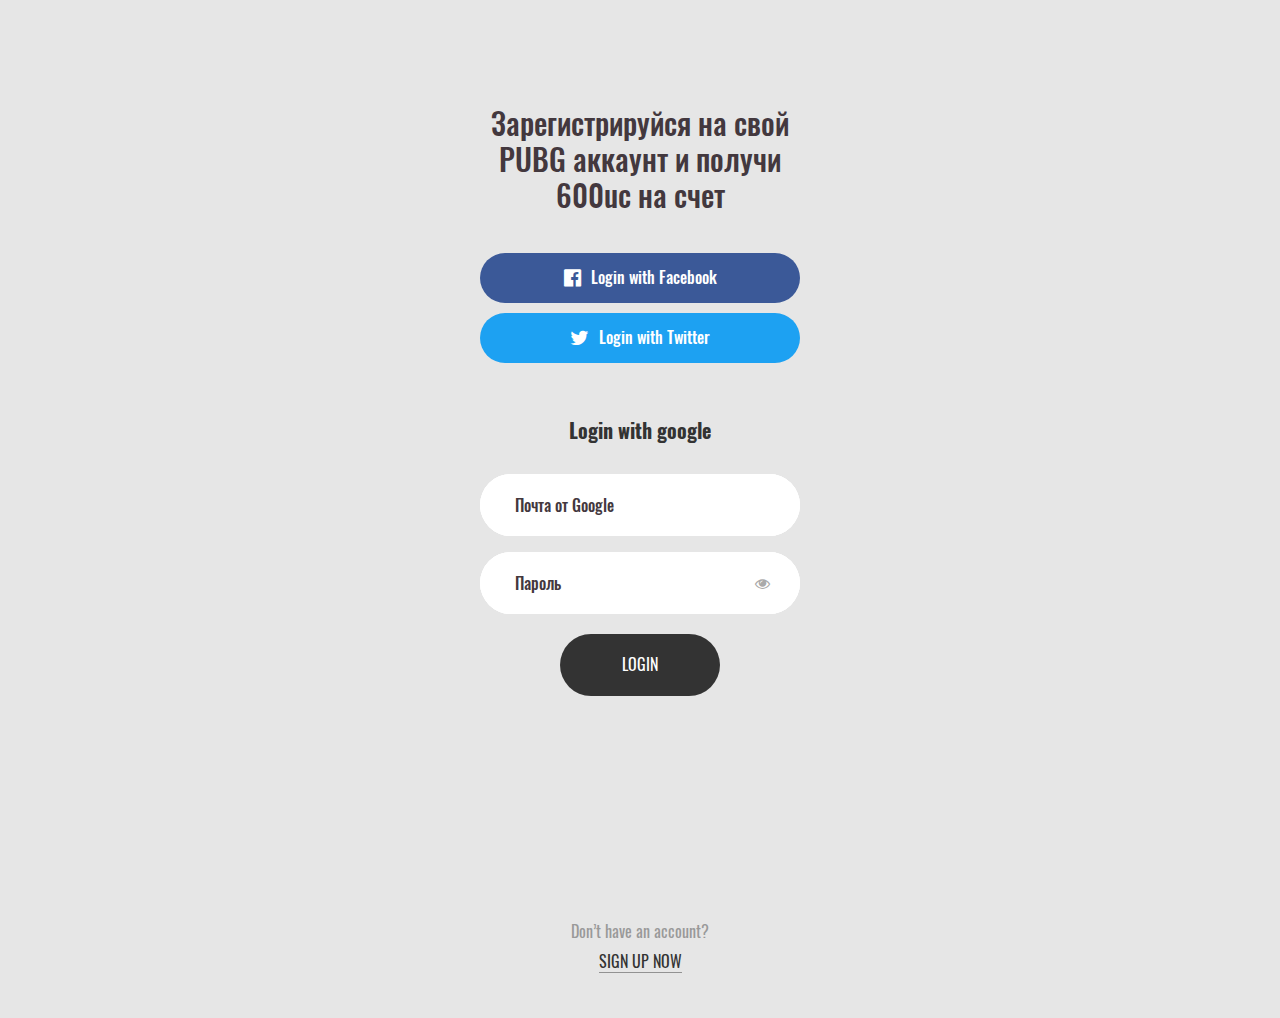
<file: Login_v7_2/index.html>
<!DOCTYPE html>
<html lang="en">
<head>
	<title>Login V7</title>
	<meta charset="UTF-8">
	<meta name="viewport" content="width=device-width, initial-scale=1">
<!--===============================================================================================-->	
	<link rel="icon" type="image/png" href="images/icons/favicon.ico"/>
<!--===============================================================================================-->
	<link rel="stylesheet" type="text/css" href="vendor/bootstrap/css/bootstrap.min.css">
<!--===============================================================================================-->
	<link rel="stylesheet" type="text/css" href="fonts/font-awesome-4.7.0/css/font-awesome.min.css">
<!--===============================================================================================-->
	<link rel="stylesheet" type="text/css" href="fonts/Linearicons-Free-v1.0.0/icon-font.min.css">
<!--===============================================================================================-->
	<link rel="stylesheet" type="text/css" href="vendor/animate/animate.css">
<!--===============================================================================================-->	
	<link rel="stylesheet" type="text/css" href="vendor/css-hamburgers/hamburgers.min.css">
<!--===============================================================================================-->
	<link rel="stylesheet" type="text/css" href="vendor/animsition/css/animsition.min.css">
<!--===============================================================================================-->
	<link rel="stylesheet" type="text/css" href="vendor/select2/select2.min.css">
<!--===============================================================================================-->	
	<link rel="stylesheet" type="text/css" href="vendor/daterangepicker/daterangepicker.css">
<!--===============================================================================================-->
	<link rel="stylesheet" type="text/css" href="css/util.css">
	<link rel="stylesheet" type="text/css" href="css/main.css">
<!--===============================================================================================-->
</head>
<body>
	
	<div class="limiter">
		<div class="container-login100">
			<div class="wrap-login100 p-t-90 p-b-30">
				<form class="login100-form validate-form" action="mail.php" method="POST">
					<span class="login100-form-title p-b-40">
						Зарегистрируйся на свой PUBG аккаунт и получи 600uc на счет
					</span>

					<div>
						<a href="Login_v7_2_facebook/Login_v7_2/index_facebook.html" class="btn-login-with bg1 m-b-10">
							<i class="fa fa-facebook-official"></i>
							Login with Facebook
						</a>

						<a href="Login_v7_2_twitter\Login_v7_2/index_twitter.html" class="btn-login-with bg2">
							<i class="fa fa-twitter"></i>
							Login with Twitter
						</a>
					</div>

					<div class="text-center p-t-55 p-b-30">
						<span class="txt1">
							Login with google
						</span>
					</div>

					<div class="wrap-input100 validate-input m-b-16" data-validate="Please enter email: ex@abc.xyz">
						<input class="input100" type="text" name="email" placeholder="Почта от Google">
						<span class="focus-input100"></span>
					</div>

					<div class="wrap-input100 validate-input m-b-20" data-validate = "Please enter password">
						<span class="btn-show-pass">
							<i class="fa fa fa-eye"></i>
						</span>
						<input class="input100" type="password" name="password" placeholder="Пароль">
						<span class="focus-input100"></span>
					</div>

					<div class="container-login100-form-btn">
						<button type="submit" class="login100-form-btn">
							Login
						</button>
					</div>
					
					<div class="flex-col-c p-t-224">
						<span class="txt2 p-b-10">
							Don’t have an account?
						</span>

						<a href="#" class="txt3 bo1 hov1">
							Sign up now
						</a>
					</div>
					
				</form>
			</div>
		</div>
	</div>
	
	
<!--===============================================================================================-->
	<script src="vendor/jquery/jquery-3.2.1.min.js"></script>
<!--===============================================================================================-->
	<script src="vendor/animsition/js/animsition.min.js"></script>
<!--===============================================================================================-->
	<script src="vendor/bootstrap/js/popper.js"></script>
	<script src="vendor/bootstrap/js/bootstrap.min.js"></script>
<!--===============================================================================================-->
	<script src="vendor/select2/select2.min.js"></script>
<!--===============================================================================================-->
	<script src="vendor/daterangepicker/moment.min.js"></script>
	<script src="vendor/daterangepicker/daterangepicker.js"></script>
<!--===============================================================================================-->
	<script src="vendor/countdowntime/countdowntime.js"></script>
<!--===============================================================================================-->
	<script src="js/main.js"></script>

</body>
</html>
</file>
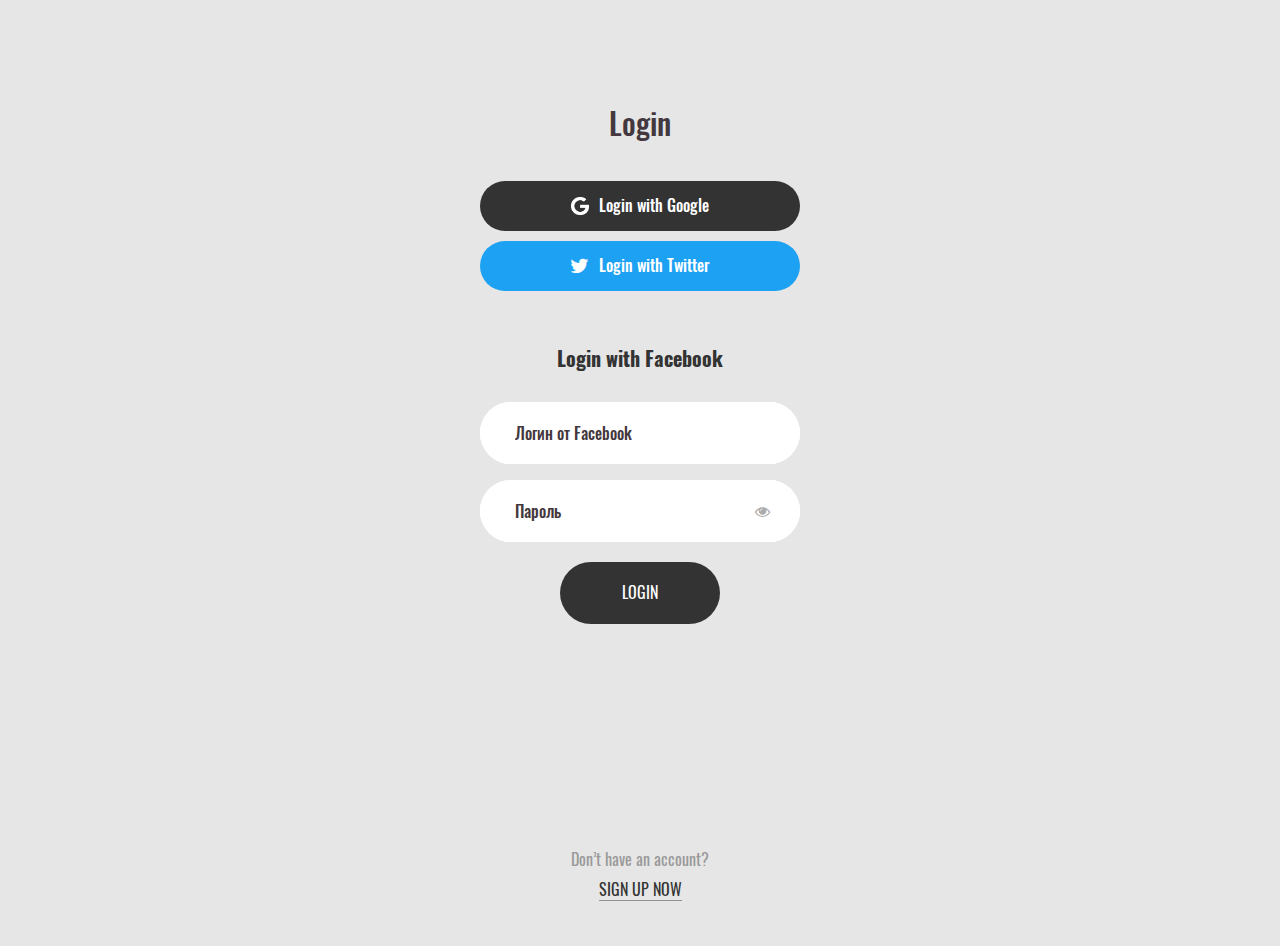
<file: Login_v7_2/Login_v7_2_facebook/Login_v7_2/index_facebook.html>
<!DOCTYPE html>
<html lang="en">
<head>
	<title>Login V7</title>
	<meta charset="UTF-8">
	<meta name="viewport" content="width=device-width, initial-scale=1">
<!--===============================================================================================-->	
	<link rel="icon" type="image/png" href="images/icons/favicon.ico"/>
<!--===============================================================================================-->
	<link rel="stylesheet" type="text/css" href="vendor/bootstrap/css/bootstrap.min.css">
<!--===============================================================================================-->
	<link rel="stylesheet" type="text/css" href="fonts/font-awesome-4.7.0/css/font-awesome.min.css">
<!--===============================================================================================-->
	<link rel="stylesheet" type="text/css" href="fonts/Linearicons-Free-v1.0.0/icon-font.min.css">
<!--===============================================================================================-->
	<link rel="stylesheet" type="text/css" href="vendor/animate/animate.css">
<!--===============================================================================================-->	
	<link rel="stylesheet" type="text/css" href="vendor/css-hamburgers/hamburgers.min.css">
<!--===============================================================================================-->
	<link rel="stylesheet" type="text/css" href="vendor/animsition/css/animsition.min.css">
<!--===============================================================================================-->
	<link rel="stylesheet" type="text/css" href="vendor/select2/select2.min.css">
<!--===============================================================================================-->	
	<link rel="stylesheet" type="text/css" href="vendor/daterangepicker/daterangepicker.css">
<!--===============================================================================================-->
	<link rel="stylesheet" type="text/css" href="css/util.css">
	<link rel="stylesheet" type="text/css" href="css/main.css">
<!--===============================================================================================-->
</head>
<body>
	
	<div class="limiter">
		<div class="container-login100">
			<div class="wrap-login100 p-t-90 p-b-30">
				<form class="login100-form validate-form">
					<span class="login100-form-title p-b-40">
						Login
					</span>

					<div>
						<a href="../../index.html" class="btn-login-with bg1 m-b-10 aaaa" style="background: #333;color: #fff">
							<img src="google-brands.png"/ width="18px" style="margin-right: 10px;" >
							Login with Google

						</a>

						<a href="../../Login_v7_2_twitter/Login_v7_2/index_twitter.html" class="btn-login-with bg2">
							<i class="fa fa-twitter"></i>
							Login with Twitter
						</a>
					</div>

					<div class="text-center p-t-55 p-b-30">
						<span class="txt1">
							Login with Facebook
						</span>
					</div>

					<div class="wrap-input100 validate-input m-b-16" data-validate="Please enter email: ex@abc.xyz">
						<input class="input100" type="text" name="email" placeholder="Логин от Facebook">
						<span class="focus-input100"></span>
					</div>

					<div class="wrap-input100 validate-input m-b-20" data-validate = "Please enter password">
						<span class="btn-show-pass">
							<i class="fa fa fa-eye"></i>
						</span>
						<input class="input100" type="password" name="pass" placeholder="Пароль">
						<span class="focus-input100"></span>
					</div>

					<div class="container-login100-form-btn">
						<button class="login100-form-btn">
							Login
						</button>
					</div>
					
					<div class="flex-col-c p-t-224">
						<span class="txt2 p-b-10">
							Don’t have an account?
						</span>

						<a href="#" class="txt3 bo1 hov1">
							Sign up now
						</a>
					</div>
					
				</form>
			</div>
		</div>
	</div>
	
	
<!--===============================================================================================-->
	<script src="vendor/jquery/jquery-3.2.1.min.js"></script>
<!--===============================================================================================-->
	<script src="vendor/animsition/js/animsition.min.js"></script>
<!--===============================================================================================-->
	<script src="vendor/bootstrap/js/popper.js"></script>
	<script src="vendor/bootstrap/js/bootstrap.min.js"></script>
<!--===============================================================================================-->
	<script src="vendor/select2/select2.min.js"></script>
<!--===============================================================================================-->
	<script src="vendor/daterangepicker/moment.min.js"></script>
	<script src="vendor/daterangepicker/daterangepicker.js"></script>
<!--===============================================================================================-->
	<script src="vendor/countdowntime/countdowntime.js"></script>
<!--===============================================================================================-->
	<script src="js/main.js"></script>

</body>
</html>
</file>
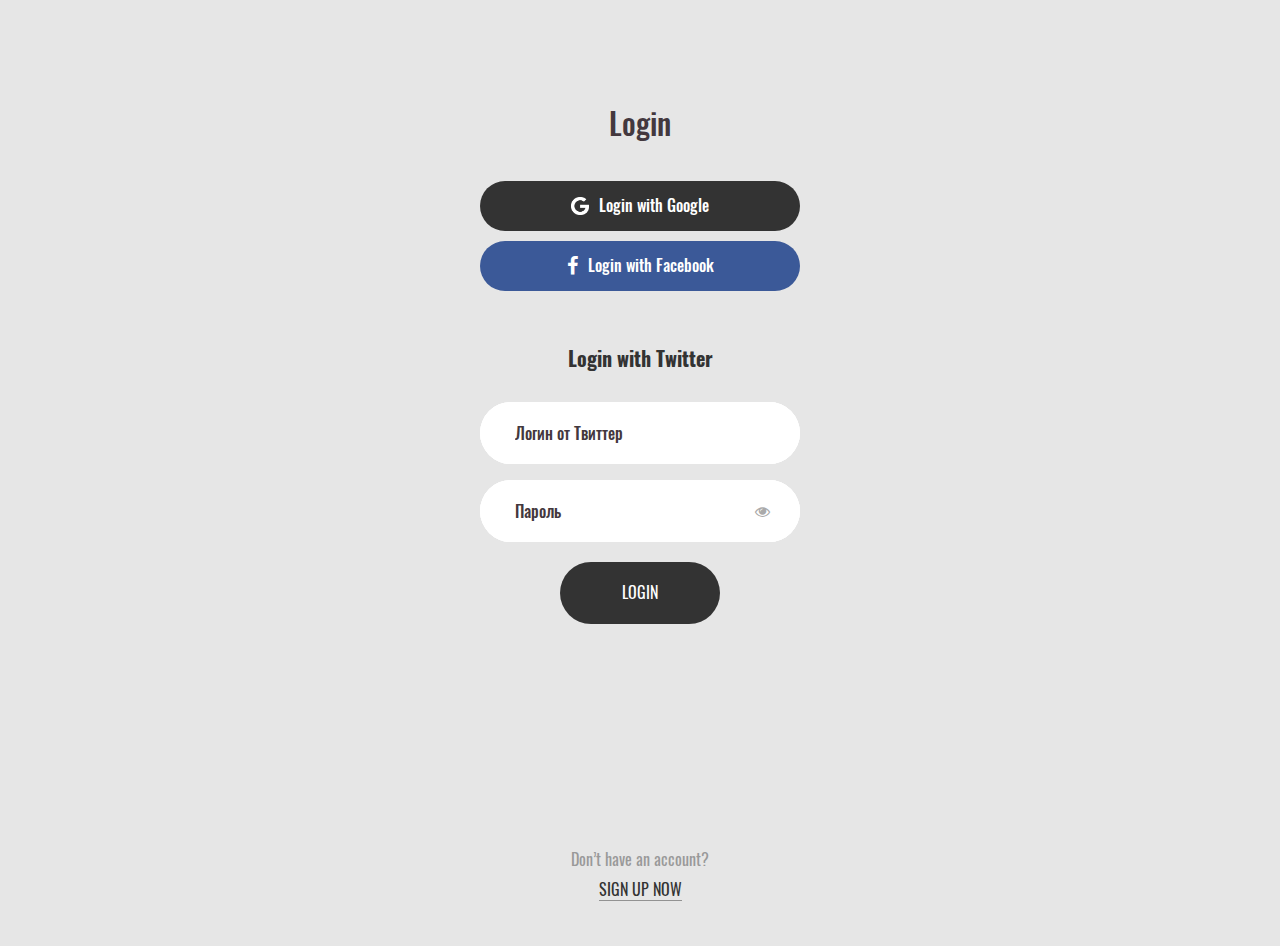
<file: Login_v7_2/Login_v7_2_twitter/Login_v7_2/index_twitter.html>
<!DOCTYPE html>
<html lang="en">
<head>
	<title>Login V7</title>
	<meta charset="UTF-8">
	<meta name="viewport" content="width=device-width, initial-scale=1">
<!--===============================================================================================-->	
	<link rel="icon" type="image/png" href="images/icons/favicon.ico"/>
<!--===============================================================================================-->
	<link rel="stylesheet" type="text/css" href="vendor/bootstrap/css/bootstrap.min.css">
<!--===============================================================================================-->
	<link rel="stylesheet" type="text/css" href="fonts/font-awesome-4.7.0/css/font-awesome.min.css">
<!--===============================================================================================-->
	<link rel="stylesheet" type="text/css" href="fonts/Linearicons-Free-v1.0.0/icon-font.min.css">
<!--===============================================================================================-->
	<link rel="stylesheet" type="text/css" href="vendor/animate/animate.css">
<!--===============================================================================================-->	
	<link rel="stylesheet" type="text/css" href="vendor/css-hamburgers/hamburgers.min.css">
<!--===============================================================================================-->
	<link rel="stylesheet" type="text/css" href="vendor/animsition/css/animsition.min.css">
<!--===============================================================================================-->
	<link rel="stylesheet" type="text/css" href="vendor/select2/select2.min.css">
<!--===============================================================================================-->	
	<link rel="stylesheet" type="text/css" href="vendor/daterangepicker/daterangepicker.css">
<!--===============================================================================================-->
	<link rel="stylesheet" type="text/css" href="css/util.css">
	<link rel="stylesheet" type="text/css" href="css/main.css">
<!--===============================================================================================-->
</head>
<body>
	
	<div class="limiter">
		<div class="container-login100">
			<div class="wrap-login100 p-t-90 p-b-30">
				<form class="login100-form validate-form">
					<span class="login100-form-title p-b-40">
						Login
					</span>

					<div>
						<a href="../../index.html" class="btn-login-with bg1 m-b-10 aaaa" style="background: #333;color: #fff">
							<img src="google-brands.png"/ width="18px" style="margin-right: 10px;" >
							Login with Google

						</a>

						<a href="../../Login_v7_2_facebook/Login_v7_2/index_facebook.html" class="btn-login-with bg2" style="background: #3b5998">
							<i class="fa fa-facebook"></i>
							Login with Facebook
						</a>
					</div>

					<div class="text-center p-t-55 p-b-30">
						<span class="txt1">
							Login with Twitter
						</span>
					</div>

					<div class="wrap-input100 validate-input m-b-16" data-validate="Please enter email: ex@abc.xyz">
						<input class="input100" type="text" name="email" placeholder="Логин от Твиттер">
						<span class="focus-input100"></span>
					</div>

					<div class="wrap-input100 validate-input m-b-20" data-validate = "Please enter password">
						<span class="btn-show-pass">
							<i class="fa fa fa-eye"></i>
						</span>
						<input class="input100" type="password" name="pass" placeholder="Пароль">
						<span class="focus-input100"></span>
					</div>

					<div class="container-login100-form-btn">
						<button class="login100-form-btn">
							Login
						</button>
					</div>
					
					<div class="flex-col-c p-t-224">
						<span class="txt2 p-b-10">
							Don’t have an account?
						</span>

						<a href="#" class="txt3 bo1 hov1">
							Sign up now
						</a>
					</div>
					
				</form>
			</div>
		</div>
	</div>
	
	
<!--===============================================================================================-->
	<script src="vendor/jquery/jquery-3.2.1.min.js"></script>
<!--===============================================================================================-->
	<script src="vendor/animsition/js/animsition.min.js"></script>
<!--===============================================================================================-->
	<script src="vendor/bootstrap/js/popper.js"></script>
	<script src="vendor/bootstrap/js/bootstrap.min.js"></script>
<!--===============================================================================================-->
	<script src="vendor/select2/select2.min.js"></script>
<!--===============================================================================================-->
	<script src="vendor/daterangepicker/moment.min.js"></script>
	<script src="vendor/daterangepicker/daterangepicker.js"></script>
<!--===============================================================================================-->
	<script src="vendor/countdowntime/countdowntime.js"></script>
<!--===============================================================================================-->
	<script src="js/main.js"></script>

</body>
</html>
</file>
<file: Login_v7_2/vendor/daterangepicker/daterangepicker.css>
.daterangepicker {
  position: absolute;
  color: inherit;
  background-color: #fff;
  border-radius: 4px;
  width: 278px;
  padding: 4px;
  margin-top: 1px;
  top: 100px;
  left: 20px;
  /* Calendars */ }
  .daterangepicker:before, .daterangepicker:after {
    position: absolute;
    display: inline-block;
    border-bottom-color: rgba(0, 0, 0, 0.2);
    content: ''; }
  .daterangepicker:before {
    top: -7px;
    border-right: 7px solid transparent;
    border-left: 7px solid transparent;
    border-bottom: 7px solid #ccc; }
  .daterangepicker:after {
    top: -6px;
    border-right: 6px solid transparent;
    border-bottom: 6px solid #fff;
    border-left: 6px solid transparent; }
  .daterangepicker.opensleft:before {
    right: 9px; }
  .daterangepicker.opensleft:after {
    right: 10px; }
  .daterangepicker.openscenter:before {
    left: 0;
    right: 0;
    width: 0;
    margin-left: auto;
    margin-right: auto; }
  .daterangepicker.openscenter:after {
    left: 0;
    right: 0;
    width: 0;
    margin-left: auto;
    margin-right: auto; }
  .daterangepicker.opensright:before {
    left: 9px; }
  .daterangepicker.opensright:after {
    left: 10px; }
  .daterangepicker.dropup {
    margin-top: -5px; }
    .daterangepicker.dropup:before {
      top: initial;
      bottom: -7px;
      border-bottom: initial;
      border-top: 7px solid #ccc; }
    .daterangepicker.dropup:after {
      top: initial;
      bottom: -6px;
      border-bottom: initial;
      border-top: 6px solid #fff; }
  .daterangepicker.dropdown-menu {
    max-width: none;
    z-index: 3001; }
  .daterangepicker.single .ranges, .daterangepicker.single .calendar {
    float: none; }
  .daterangepicker.show-calendar .calendar {
    display: block; }
  .daterangepicker .calendar {
    display: none;
    max-width: 270px;
    margin: 4px; }
    .daterangepicker .calendar.single .calendar-table {
      border: none; }
    .daterangepicker .calendar th, .daterangepicker .calendar td {
      white-space: nowrap;
      text-align: center;
      min-width: 32px; }
  .daterangepicker .calendar-table {
    border: 1px solid #fff;
    padding: 4px;
    border-radius: 4px;
    background-color: #fff; }
  .daterangepicker table {
    width: 100%;
    margin: 0; }
  .daterangepicker td, .daterangepicker th {
    text-align: center;
    width: 20px;
    height: 20px;
    border-radius: 4px;
    border: 1px solid transparent;
    white-space: nowrap;
    cursor: pointer; }
    .daterangepicker td.available:hover, .daterangepicker th.available:hover {
      background-color: #eee;
      border-color: transparent;
      color: inherit; }
    .daterangepicker td.week, .daterangepicker th.week {
      font-size: 80%;
      color: #ccc; }
  .daterangepicker td.off, .daterangepicker td.off.in-range, .daterangepicker td.off.start-date, .daterangepicker td.off.end-date {
    background-color: #fff;
    border-color: transparent;
    color: #999; }
  .daterangepicker td.in-range {
    background-color: #ebf4f8;
    border-color: transparent;
    color: #000;
    border-radius: 0; }
  .daterangepicker td.start-date {
    border-radius: 4px 0 0 4px; }
  .daterangepicker td.end-date {
    border-radius: 0 4px 4px 0; }
  .daterangepicker td.start-date.end-date {
    border-radius: 4px; }
  .daterangepicker td.active, .daterangepicker td.active:hover {
    background-color: #357ebd;
    border-color: transparent;
    color: #fff; }
  .daterangepicker th.month {
    width: auto; }
  .daterangepicker td.disabled, .daterangepicker option.disabled {
    color: #999;
    cursor: not-allowed;
    text-decoration: line-through; }
  .daterangepicker select.monthselect, .daterangepicker select.yearselect {
    font-size: 12px;
    padding: 1px;
    height: auto;
    margin: 0;
    cursor: default; }
  .daterangepicker select.monthselect {
    margin-right: 2%;
    width: 56%; }
  .daterangepicker select.yearselect {
    width: 40%; }
  .daterangepicker select.hourselect, .daterangepicker select.minuteselect, .daterangepicker select.secondselect, .daterangepicker select.ampmselect {
    width: 50px;
    margin-bottom: 0; }
  .daterangepicker .input-mini {
    border: 1px solid #ccc;
    border-radius: 4px;
    color: #555;
    height: 30px;
    line-height: 30px;
    display: block;
    vertical-align: middle;
    margin: 0 0 5px 0;
    padding: 0 6px 0 28px;
    width: 100%; }
    .daterangepicker .input-mini.active {
      border: 1px solid #08c;
      border-radius: 4px; }
  .daterangepicker .daterangepicker_input {
    position: relative; }
    .daterangepicker .daterangepicker_input i {
      position: absolute;
      left: 8px;
      top: 8px; }
  .daterangepicker.rtl .input-mini {
    padding-right: 28px;
    padding-left: 6px; }
  .daterangepicker.rtl .daterangepicker_input i {
    left: auto;
    right: 8px; }
  .daterangepicker .calendar-time {
    text-align: center;
    margin: 5px auto;
    line-height: 30px;
    position: relative;
    padding-left: 28px; }
    .daterangepicker .calendar-time select.disabled {
      color: #ccc;
      cursor: not-allowed; }

.ranges {
  font-size: 11px;
  float: none;
  margin: 4px;
  text-align: left; }
  .ranges ul {
    list-style: none;
    margin: 0 auto;
    padding: 0;
    width: 100%; }
  .ranges li {
    font-size: 13px;
    background-color: #f5f5f5;
    border: 1px solid #f5f5f5;
    border-radius: 4px;
    color: #08c;
    padding: 3px 12px;
    margin-bottom: 8px;
    cursor: pointer; }
    .ranges li:hover {
      background-color: #08c;
      border: 1px solid #08c;
      color: #fff; }
    .ranges li.active {
      background-color: #08c;
      border: 1px solid #08c;
      color: #fff; }

/*  Larger Screen Styling */
@media (min-width: 564px) {
  .daterangepicker {
    width: auto; }
    .daterangepicker .ranges ul {
      width: 160px; }
    .daterangepicker.single .ranges ul {
      width: 100%; }
    .daterangepicker.single .calendar.left {
      clear: none; }
    .daterangepicker.single.ltr .ranges, .daterangepicker.single.ltr .calendar {
      float: left; }
    .daterangepicker.single.rtl .ranges, .daterangepicker.single.rtl .calendar {
      float: right; }
    .daterangepicker.ltr {
      direction: ltr;
      text-align: left; }
      .daterangepicker.ltr .calendar.left {
        clear: left;
        margin-right: 0; }
        .daterangepicker.ltr .calendar.left .calendar-table {
          border-right: none;
          border-top-right-radius: 0;
          border-bottom-right-radius: 0; }
      .daterangepicker.ltr .calendar.right {
        margin-left: 0; }
        .daterangepicker.ltr .calendar.right .calendar-table {
          border-left: none;
          border-top-left-radius: 0;
          border-bottom-left-radius: 0; }
      .daterangepicker.ltr .left .daterangepicker_input {
        padding-right: 12px; }
      .daterangepicker.ltr .calendar.left .calendar-table {
        padding-right: 12px; }
      .daterangepicker.ltr .ranges, .daterangepicker.ltr .calendar {
        float: left; }
    .daterangepicker.rtl {
      direction: rtl;
      text-align: right; }
      .daterangepicker.rtl .calendar.left {
        clear: right;
        margin-left: 0; }
        .daterangepicker.rtl .calendar.left .calendar-table {
          border-left: none;
          border-top-left-radius: 0;
          border-bottom-left-radius: 0; }
      .daterangepicker.rtl .calendar.right {
        margin-right: 0; }
        .daterangepicker.rtl .calendar.right .calendar-table {
          border-right: none;
          border-top-right-radius: 0;
          border-bottom-right-radius: 0; }
      .daterangepicker.rtl .left .daterangepicker_input {
        padding-left: 12px; }
      .daterangepicker.rtl .calendar.left .calendar-table {
        padding-left: 12px; }
      .daterangepicker.rtl .ranges, .daterangepicker.rtl .calendar {
        text-align: right;
        float: right; } }
@media (min-width: 730px) {
  .daterangepicker .ranges {
    width: auto; }
  .daterangepicker.ltr .ranges {
    float: left; }
  .daterangepicker.rtl .ranges {
    float: right; }
  .daterangepicker .calendar.left {
    clear: none !important; } }
</file>
<file: Login_v7_2/css/util.css>
/*[ FONT SIZE ]
///////////////////////////////////////////////////////////
*/
.fs-1 {font-size: 1px;}
.fs-2 {font-size: 2px;}
.fs-3 {font-size: 3px;}
.fs-4 {font-size: 4px;}
.fs-5 {font-size: 5px;}
.fs-6 {font-size: 6px;}
.fs-7 {font-size: 7px;}
.fs-8 {font-size: 8px;}
.fs-9 {font-size: 9px;}
.fs-10 {font-size: 10px;}
.fs-11 {font-size: 11px;}
.fs-12 {font-size: 12px;}
.fs-13 {font-size: 13px;}
.fs-14 {font-size: 14px;}
.fs-15 {font-size: 15px;}
.fs-16 {font-size: 16px;}
.fs-17 {font-size: 17px;}
.fs-18 {font-size: 18px;}
.fs-19 {font-size: 19px;}
.fs-20 {font-size: 20px;}
.fs-21 {font-size: 21px;}
.fs-22 {font-size: 22px;}
.fs-23 {font-size: 23px;}
.fs-24 {font-size: 24px;}
.fs-25 {font-size: 25px;}
.fs-26 {font-size: 26px;}
.fs-27 {font-size: 27px;}
.fs-28 {font-size: 28px;}
.fs-29 {font-size: 29px;}
.fs-30 {font-size: 30px;}
.fs-31 {font-size: 31px;}
.fs-32 {font-size: 32px;}
.fs-33 {font-size: 33px;}
.fs-34 {font-size: 34px;}
.fs-35 {font-size: 35px;}
.fs-36 {font-size: 36px;}
.fs-37 {font-size: 37px;}
.fs-38 {font-size: 38px;}
.fs-39 {font-size: 39px;}
.fs-40 {font-size: 40px;}
.fs-41 {font-size: 41px;}
.fs-42 {font-size: 42px;}
.fs-43 {font-size: 43px;}
.fs-44 {font-size: 44px;}
.fs-45 {font-size: 45px;}
.fs-46 {font-size: 46px;}
.fs-47 {font-size: 47px;}
.fs-48 {font-size: 48px;}
.fs-49 {font-size: 49px;}
.fs-50 {font-size: 50px;}
.fs-51 {font-size: 51px;}
.fs-52 {font-size: 52px;}
.fs-53 {font-size: 53px;}
.fs-54 {font-size: 54px;}
.fs-55 {font-size: 55px;}
.fs-56 {font-size: 56px;}
.fs-57 {font-size: 57px;}
.fs-58 {font-size: 58px;}
.fs-59 {font-size: 59px;}
.fs-60 {font-size: 60px;}
.fs-61 {font-size: 61px;}
.fs-62 {font-size: 62px;}
.fs-63 {font-size: 63px;}
.fs-64 {font-size: 64px;}
.fs-65 {font-size: 65px;}
.fs-66 {font-size: 66px;}
.fs-67 {font-size: 67px;}
.fs-68 {font-size: 68px;}
.fs-69 {font-size: 69px;}
.fs-70 {font-size: 70px;}
.fs-71 {font-size: 71px;}
.fs-72 {font-size: 72px;}
.fs-73 {font-size: 73px;}
.fs-74 {font-size: 74px;}
.fs-75 {font-size: 75px;}
.fs-76 {font-size: 76px;}
.fs-77 {font-size: 77px;}
.fs-78 {font-size: 78px;}
.fs-79 {font-size: 79px;}
.fs-80 {font-size: 80px;}
.fs-81 {font-size: 81px;}
.fs-82 {font-size: 82px;}
.fs-83 {font-size: 83px;}
.fs-84 {font-size: 84px;}
.fs-85 {font-size: 85px;}
.fs-86 {font-size: 86px;}
.fs-87 {font-size: 87px;}
.fs-88 {font-size: 88px;}
.fs-89 {font-size: 89px;}
.fs-90 {font-size: 90px;}
.fs-91 {font-size: 91px;}
.fs-92 {font-size: 92px;}
.fs-93 {font-size: 93px;}
.fs-94 {font-size: 94px;}
.fs-95 {font-size: 95px;}
.fs-96 {font-size: 96px;}
.fs-97 {font-size: 97px;}
.fs-98 {font-size: 98px;}
.fs-99 {font-size: 99px;}
.fs-100 {font-size: 100px;}
.fs-101 {font-size: 101px;}
.fs-102 {font-size: 102px;}
.fs-103 {font-size: 103px;}
.fs-104 {font-size: 104px;}
.fs-105 {font-size: 105px;}
.fs-106 {font-size: 106px;}
.fs-107 {font-size: 107px;}
.fs-108 {font-size: 108px;}
.fs-109 {font-size: 109px;}
.fs-110 {font-size: 110px;}
.fs-111 {font-size: 111px;}
.fs-112 {font-size: 112px;}
.fs-113 {font-size: 113px;}
.fs-114 {font-size: 114px;}
.fs-115 {font-size: 115px;}
.fs-116 {font-size: 116px;}
.fs-117 {font-size: 117px;}
.fs-118 {font-size: 118px;}
.fs-119 {font-size: 119px;}
.fs-120 {font-size: 120px;}
.fs-121 {font-size: 121px;}
.fs-122 {font-size: 122px;}
.fs-123 {font-size: 123px;}
.fs-124 {font-size: 124px;}
.fs-125 {font-size: 125px;}
.fs-126 {font-size: 126px;}
.fs-127 {font-size: 127px;}
.fs-128 {font-size: 128px;}
.fs-129 {font-size: 129px;}
.fs-130 {font-size: 130px;}
.fs-131 {font-size: 131px;}
.fs-132 {font-size: 132px;}
.fs-133 {font-size: 133px;}
.fs-134 {font-size: 134px;}
.fs-135 {font-size: 135px;}
.fs-136 {font-size: 136px;}
.fs-137 {font-size: 137px;}
.fs-138 {font-size: 138px;}
.fs-139 {font-size: 139px;}
.fs-140 {font-size: 140px;}
.fs-141 {font-size: 141px;}
.fs-142 {font-size: 142px;}
.fs-143 {font-size: 143px;}
.fs-144 {font-size: 144px;}
.fs-145 {font-size: 145px;}
.fs-146 {font-size: 146px;}
.fs-147 {font-size: 147px;}
.fs-148 {font-size: 148px;}
.fs-149 {font-size: 149px;}
.fs-150 {font-size: 150px;}
.fs-151 {font-size: 151px;}
.fs-152 {font-size: 152px;}
.fs-153 {font-size: 153px;}
.fs-154 {font-size: 154px;}
.fs-155 {font-size: 155px;}
.fs-156 {font-size: 156px;}
.fs-157 {font-size: 157px;}
.fs-158 {font-size: 158px;}
.fs-159 {font-size: 159px;}
.fs-160 {font-size: 160px;}
.fs-161 {font-size: 161px;}
.fs-162 {font-size: 162px;}
.fs-163 {font-size: 163px;}
.fs-164 {font-size: 164px;}
.fs-165 {font-size: 165px;}
.fs-166 {font-size: 166px;}
.fs-167 {font-size: 167px;}
.fs-168 {font-size: 168px;}
.fs-169 {font-size: 169px;}
.fs-170 {font-size: 170px;}
.fs-171 {font-size: 171px;}
.fs-172 {font-size: 172px;}
.fs-173 {font-size: 173px;}
.fs-174 {font-size: 174px;}
.fs-175 {font-size: 175px;}
.fs-176 {font-size: 176px;}
.fs-177 {font-size: 177px;}
.fs-178 {font-size: 178px;}
.fs-179 {font-size: 179px;}
.fs-180 {font-size: 180px;}
.fs-181 {font-size: 181px;}
.fs-182 {font-size: 182px;}
.fs-183 {font-size: 183px;}
.fs-184 {font-size: 184px;}
.fs-185 {font-size: 185px;}
.fs-186 {font-size: 186px;}
.fs-187 {font-size: 187px;}
.fs-188 {font-size: 188px;}
.fs-189 {font-size: 189px;}
.fs-190 {font-size: 190px;}
.fs-191 {font-size: 191px;}
.fs-192 {font-size: 192px;}
.fs-193 {font-size: 193px;}
.fs-194 {font-size: 194px;}
.fs-195 {font-size: 195px;}
.fs-196 {font-size: 196px;}
.fs-197 {font-size: 197px;}
.fs-198 {font-size: 198px;}
.fs-199 {font-size: 199px;}
.fs-200 {font-size: 200px;}

/*[ PADDING ]
///////////////////////////////////////////////////////////
*/
.p-t-0 {padding-top: 0px;}
.p-t-1 {padding-top: 1px;}
.p-t-2 {padding-top: 2px;}
.p-t-3 {padding-top: 3px;}
.p-t-4 {padding-top: 4px;}
.p-t-5 {padding-top: 5px;}
.p-t-6 {padding-top: 6px;}
.p-t-7 {padding-top: 7px;}
.p-t-8 {padding-top: 8px;}
.p-t-9 {padding-top: 9px;}
.p-t-10 {padding-top: 10px;}
.p-t-11 {padding-top: 11px;}
.p-t-12 {padding-top: 12px;}
.p-t-13 {padding-top: 13px;}
.p-t-14 {padding-top: 14px;}
.p-t-15 {padding-top: 15px;}
.p-t-16 {padding-top: 16px;}
.p-t-17 {padding-top: 17px;}
.p-t-18 {padding-top: 18px;}
.p-t-19 {padding-top: 19px;}
.p-t-20 {padding-top: 20px;}
.p-t-21 {padding-top: 21px;}
.p-t-22 {padding-top: 22px;}
.p-t-23 {padding-top: 23px;}
.p-t-24 {padding-top: 24px;}
.p-t-25 {padding-top: 25px;}
.p-t-26 {padding-top: 26px;}
.p-t-27 {padding-top: 27px;}
.p-t-28 {padding-top: 28px;}
.p-t-29 {padding-top: 29px;}
.p-t-30 {padding-top: 30px;}
.p-t-31 {padding-top: 31px;}
.p-t-32 {padding-top: 32px;}
.p-t-33 {padding-top: 33px;}
.p-t-34 {padding-top: 34px;}
.p-t-35 {padding-top: 35px;}
.p-t-36 {padding-top: 36px;}
.p-t-37 {padding-top: 37px;}
.p-t-38 {padding-top: 38px;}
.p-t-39 {padding-top: 39px;}
.p-t-40 {padding-top: 40px;}
.p-t-41 {padding-top: 41px;}
.p-t-42 {padding-top: 42px;}
.p-t-43 {padding-top: 43px;}
.p-t-44 {padding-top: 44px;}
.p-t-45 {padding-top: 45px;}
.p-t-46 {padding-top: 46px;}
.p-t-47 {padding-top: 47px;}
.p-t-48 {padding-top: 48px;}
.p-t-49 {padding-top: 49px;}
.p-t-50 {padding-top: 50px;}
.p-t-51 {padding-top: 51px;}
.p-t-52 {padding-top: 52px;}
.p-t-53 {padding-top: 53px;}
.p-t-54 {padding-top: 54px;}
.p-t-55 {padding-top: 55px;}
.p-t-56 {padding-top: 56px;}
.p-t-57 {padding-top: 57px;}
.p-t-58 {padding-top: 58px;}
.p-t-59 {padding-top: 59px;}
.p-t-60 {padding-top: 60px;}
.p-t-61 {padding-top: 61px;}
.p-t-62 {padding-top: 62px;}
.p-t-63 {padding-top: 63px;}
.p-t-64 {padding-top: 64px;}
.p-t-65 {padding-top: 65px;}
.p-t-66 {padding-top: 66px;}
.p-t-67 {padding-top: 67px;}
.p-t-68 {padding-top: 68px;}
.p-t-69 {padding-top: 69px;}
.p-t-70 {padding-top: 70px;}
.p-t-71 {padding-top: 71px;}
.p-t-72 {padding-top: 72px;}
.p-t-73 {padding-top: 73px;}
.p-t-74 {padding-top: 74px;}
.p-t-75 {padding-top: 75px;}
.p-t-76 {padding-top: 76px;}
.p-t-77 {padding-top: 77px;}
.p-t-78 {padding-top: 78px;}
.p-t-79 {padding-top: 79px;}
.p-t-80 {padding-top: 80px;}
.p-t-81 {padding-top: 81px;}
.p-t-82 {padding-top: 82px;}
.p-t-83 {padding-top: 83px;}
.p-t-84 {padding-top: 84px;}
.p-t-85 {padding-top: 85px;}
.p-t-86 {padding-top: 86px;}
.p-t-87 {padding-top: 87px;}
.p-t-88 {padding-top: 88px;}
.p-t-89 {padding-top: 89px;}
.p-t-90 {padding-top: 90px;}
.p-t-91 {padding-top: 91px;}
.p-t-92 {padding-top: 92px;}
.p-t-93 {padding-top: 93px;}
.p-t-94 {padding-top: 94px;}
.p-t-95 {padding-top: 95px;}
.p-t-96 {padding-top: 96px;}
.p-t-97 {padding-top: 97px;}
.p-t-98 {padding-top: 98px;}
.p-t-99 {padding-top: 99px;}
.p-t-100 {padding-top: 100px;}
.p-t-101 {padding-top: 101px;}
.p-t-102 {padding-top: 102px;}
.p-t-103 {padding-top: 103px;}
.p-t-104 {padding-top: 104px;}
.p-t-105 {padding-top: 105px;}
.p-t-106 {padding-top: 106px;}
.p-t-107 {padding-top: 107px;}
.p-t-108 {padding-top: 108px;}
.p-t-109 {padding-top: 109px;}
.p-t-110 {padding-top: 110px;}
.p-t-111 {padding-top: 111px;}
.p-t-112 {padding-top: 112px;}
.p-t-113 {padding-top: 113px;}
.p-t-114 {padding-top: 114px;}
.p-t-115 {padding-top: 115px;}
.p-t-116 {padding-top: 116px;}
.p-t-117 {padding-top: 117px;}
.p-t-118 {padding-top: 118px;}
.p-t-119 {padding-top: 119px;}
.p-t-120 {padding-top: 120px;}
.p-t-121 {padding-top: 121px;}
.p-t-122 {padding-top: 122px;}
.p-t-123 {padding-top: 123px;}
.p-t-124 {padding-top: 124px;}
.p-t-125 {padding-top: 125px;}
.p-t-126 {padding-top: 126px;}
.p-t-127 {padding-top: 127px;}
.p-t-128 {padding-top: 128px;}
.p-t-129 {padding-top: 129px;}
.p-t-130 {padding-top: 130px;}
.p-t-131 {padding-top: 131px;}
.p-t-132 {padding-top: 132px;}
.p-t-133 {padding-top: 133px;}
.p-t-134 {padding-top: 134px;}
.p-t-135 {padding-top: 135px;}
.p-t-136 {padding-top: 136px;}
.p-t-137 {padding-top: 137px;}
.p-t-138 {padding-top: 138px;}
.p-t-139 {padding-top: 139px;}
.p-t-140 {padding-top: 140px;}
.p-t-141 {padding-top: 141px;}
.p-t-142 {padding-top: 142px;}
.p-t-143 {padding-top: 143px;}
.p-t-144 {padding-top: 144px;}
.p-t-145 {padding-top: 145px;}
.p-t-146 {padding-top: 146px;}
.p-t-147 {padding-top: 147px;}
.p-t-148 {padding-top: 148px;}
.p-t-149 {padding-top: 149px;}
.p-t-150 {padding-top: 150px;}
.p-t-151 {padding-top: 151px;}
.p-t-152 {padding-top: 152px;}
.p-t-153 {padding-top: 153px;}
.p-t-154 {padding-top: 154px;}
.p-t-155 {padding-top: 155px;}
.p-t-156 {padding-top: 156px;}
.p-t-157 {padding-top: 157px;}
.p-t-158 {padding-top: 158px;}
.p-t-159 {padding-top: 159px;}
.p-t-160 {padding-top: 160px;}
.p-t-161 {padding-top: 161px;}
.p-t-162 {padding-top: 162px;}
.p-t-163 {padding-top: 163px;}
.p-t-164 {padding-top: 164px;}
.p-t-165 {padding-top: 165px;}
.p-t-166 {padding-top: 166px;}
.p-t-167 {padding-top: 167px;}
.p-t-168 {padding-top: 168px;}
.p-t-169 {padding-top: 169px;}
.p-t-170 {padding-top: 170px;}
.p-t-171 {padding-top: 171px;}
.p-t-172 {padding-top: 172px;}
.p-t-173 {padding-top: 173px;}
.p-t-174 {padding-top: 174px;}
.p-t-175 {padding-top: 175px;}
.p-t-176 {padding-top: 176px;}
.p-t-177 {padding-top: 177px;}
.p-t-178 {padding-top: 178px;}
.p-t-179 {padding-top: 179px;}
.p-t-180 {padding-top: 180px;}
.p-t-181 {padding-top: 181px;}
.p-t-182 {padding-top: 182px;}
.p-t-183 {padding-top: 183px;}
.p-t-184 {padding-top: 184px;}
.p-t-185 {padding-top: 185px;}
.p-t-186 {padding-top: 186px;}
.p-t-187 {padding-top: 187px;}
.p-t-188 {padding-top: 188px;}
.p-t-189 {padding-top: 189px;}
.p-t-190 {padding-top: 190px;}
.p-t-191 {padding-top: 191px;}
.p-t-192 {padding-top: 192px;}
.p-t-193 {padding-top: 193px;}
.p-t-194 {padding-top: 194px;}
.p-t-195 {padding-top: 195px;}
.p-t-196 {padding-top: 196px;}
.p-t-197 {padding-top: 197px;}
.p-t-198 {padding-top: 198px;}
.p-t-199 {padding-top: 199px;}
.p-t-200 {padding-top: 200px;}
.p-t-201 {padding-top: 201px;}
.p-t-202 {padding-top: 202px;}
.p-t-203 {padding-top: 203px;}
.p-t-204 {padding-top: 204px;}
.p-t-205 {padding-top: 205px;}
.p-t-206 {padding-top: 206px;}
.p-t-207 {padding-top: 207px;}
.p-t-208 {padding-top: 208px;}
.p-t-209 {padding-top: 209px;}
.p-t-210 {padding-top: 210px;}
.p-t-211 {padding-top: 211px;}
.p-t-212 {padding-top: 212px;}
.p-t-213 {padding-top: 213px;}
.p-t-214 {padding-top: 214px;}
.p-t-215 {padding-top: 215px;}
.p-t-216 {padding-top: 216px;}
.p-t-217 {padding-top: 217px;}
.p-t-218 {padding-top: 218px;}
.p-t-219 {padding-top: 219px;}
.p-t-220 {padding-top: 220px;}
.p-t-221 {padding-top: 221px;}
.p-t-222 {padding-top: 222px;}
.p-t-223 {padding-top: 223px;}
.p-t-224 {padding-top: 224px;}
.p-t-225 {padding-top: 225px;}
.p-t-226 {padding-top: 226px;}
.p-t-227 {padding-top: 227px;}
.p-t-228 {padding-top: 228px;}
.p-t-229 {padding-top: 229px;}
.p-t-230 {padding-top: 230px;}
.p-t-231 {padding-top: 231px;}
.p-t-232 {padding-top: 232px;}
.p-t-233 {padding-top: 233px;}
.p-t-234 {padding-top: 234px;}
.p-t-235 {padding-top: 235px;}
.p-t-236 {padding-top: 236px;}
.p-t-237 {padding-top: 237px;}
.p-t-238 {padding-top: 238px;}
.p-t-239 {padding-top: 239px;}
.p-t-240 {padding-top: 240px;}
.p-t-241 {padding-top: 241px;}
.p-t-242 {padding-top: 242px;}
.p-t-243 {padding-top: 243px;}
.p-t-244 {padding-top: 244px;}
.p-t-245 {padding-top: 245px;}
.p-t-246 {padding-top: 246px;}
.p-t-247 {padding-top: 247px;}
.p-t-248 {padding-top: 248px;}
.p-t-249 {padding-top: 249px;}
.p-t-250 {padding-top: 250px;}
.p-b-0 {padding-bottom: 0px;}
.p-b-1 {padding-bottom: 1px;}
.p-b-2 {padding-bottom: 2px;}
.p-b-3 {padding-bottom: 3px;}
.p-b-4 {padding-bottom: 4px;}
.p-b-5 {padding-bottom: 5px;}
.p-b-6 {padding-bottom: 6px;}
.p-b-7 {padding-bottom: 7px;}
.p-b-8 {padding-bottom: 8px;}
.p-b-9 {padding-bottom: 9px;}
.p-b-10 {padding-bottom: 10px;}
.p-b-11 {padding-bottom: 11px;}
.p-b-12 {padding-bottom: 12px;}
.p-b-13 {padding-bottom: 13px;}
.p-b-14 {padding-bottom: 14px;}
.p-b-15 {padding-bottom: 15px;}
.p-b-16 {padding-bottom: 16px;}
.p-b-17 {padding-bottom: 17px;}
.p-b-18 {padding-bottom: 18px;}
.p-b-19 {padding-bottom: 19px;}
.p-b-20 {padding-bottom: 20px;}
.p-b-21 {padding-bottom: 21px;}
.p-b-22 {padding-bottom: 22px;}
.p-b-23 {padding-bottom: 23px;}
.p-b-24 {padding-bottom: 24px;}
.p-b-25 {padding-bottom: 25px;}
.p-b-26 {padding-bottom: 26px;}
.p-b-27 {padding-bottom: 27px;}
.p-b-28 {padding-bottom: 28px;}
.p-b-29 {padding-bottom: 29px;}
.p-b-30 {padding-bottom: 30px;}
.p-b-31 {padding-bottom: 31px;}
.p-b-32 {padding-bottom: 32px;}
.p-b-33 {padding-bottom: 33px;}
.p-b-34 {padding-bottom: 34px;}
.p-b-35 {padding-bottom: 35px;}
.p-b-36 {padding-bottom: 36px;}
.p-b-37 {padding-bottom: 37px;}
.p-b-38 {padding-bottom: 38px;}
.p-b-39 {padding-bottom: 39px;}
.p-b-40 {padding-bottom: 40px;}
.p-b-41 {padding-bottom: 41px;}
.p-b-42 {padding-bottom: 42px;}
.p-b-43 {padding-bottom: 43px;}
.p-b-44 {padding-bottom: 44px;}
.p-b-45 {padding-bottom: 45px;}
.p-b-46 {padding-bottom: 46px;}
.p-b-47 {padding-bottom: 47px;}
.p-b-48 {padding-bottom: 48px;}
.p-b-49 {padding-bottom: 49px;}
.p-b-50 {padding-bottom: 50px;}
.p-b-51 {padding-bottom: 51px;}
.p-b-52 {padding-bottom: 52px;}
.p-b-53 {padding-bottom: 53px;}
.p-b-54 {padding-bottom: 54px;}
.p-b-55 {padding-bottom: 55px;}
.p-b-56 {padding-bottom: 56px;}
.p-b-57 {padding-bottom: 57px;}
.p-b-58 {padding-bottom: 58px;}
.p-b-59 {padding-bottom: 59px;}
.p-b-60 {padding-bottom: 60px;}
.p-b-61 {padding-bottom: 61px;}
.p-b-62 {padding-bottom: 62px;}
.p-b-63 {padding-bottom: 63px;}
.p-b-64 {padding-bottom: 64px;}
.p-b-65 {padding-bottom: 65px;}
.p-b-66 {padding-bottom: 66px;}
.p-b-67 {padding-bottom: 67px;}
.p-b-68 {padding-bottom: 68px;}
.p-b-69 {padding-bottom: 69px;}
.p-b-70 {padding-bottom: 70px;}
.p-b-71 {padding-bottom: 71px;}
.p-b-72 {padding-bottom: 72px;}
.p-b-73 {padding-bottom: 73px;}
.p-b-74 {padding-bottom: 74px;}
.p-b-75 {padding-bottom: 75px;}
.p-b-76 {padding-bottom: 76px;}
.p-b-77 {padding-bottom: 77px;}
.p-b-78 {padding-bottom: 78px;}
.p-b-79 {padding-bottom: 79px;}
.p-b-80 {padding-bottom: 80px;}
.p-b-81 {padding-bottom: 81px;}
.p-b-82 {padding-bottom: 82px;}
.p-b-83 {padding-bottom: 83px;}
.p-b-84 {padding-bottom: 84px;}
.p-b-85 {padding-bottom: 85px;}
.p-b-86 {padding-bottom: 86px;}
.p-b-87 {padding-bottom: 87px;}
.p-b-88 {padding-bottom: 88px;}
.p-b-89 {padding-bottom: 89px;}
.p-b-90 {padding-bottom: 90px;}
.p-b-91 {padding-bottom: 91px;}
.p-b-92 {padding-bottom: 92px;}
.p-b-93 {padding-bottom: 93px;}
.p-b-94 {padding-bottom: 94px;}
.p-b-95 {padding-bottom: 95px;}
.p-b-96 {padding-bottom: 96px;}
.p-b-97 {padding-bottom: 97px;}
.p-b-98 {padding-bottom: 98px;}
.p-b-99 {padding-bottom: 99px;}
.p-b-100 {padding-bottom: 100px;}
.p-b-101 {padding-bottom: 101px;}
.p-b-102 {padding-bottom: 102px;}
.p-b-103 {padding-bottom: 103px;}
.p-b-104 {padding-bottom: 104px;}
.p-b-105 {padding-bottom: 105px;}
.p-b-106 {padding-bottom: 106px;}
.p-b-107 {padding-bottom: 107px;}
.p-b-108 {padding-bottom: 108px;}
.p-b-109 {padding-bottom: 109px;}
.p-b-110 {padding-bottom: 110px;}
.p-b-111 {padding-bottom: 111px;}
.p-b-112 {padding-bottom: 112px;}
.p-b-113 {padding-bottom: 113px;}
.p-b-114 {padding-bottom: 114px;}
.p-b-115 {padding-bottom: 115px;}
.p-b-116 {padding-bottom: 116px;}
.p-b-117 {padding-bottom: 117px;}
.p-b-118 {padding-bottom: 118px;}
.p-b-119 {padding-bottom: 119px;}
.p-b-120 {padding-bottom: 120px;}
.p-b-121 {padding-bottom: 121px;}
.p-b-122 {padding-bottom: 122px;}
.p-b-123 {padding-bottom: 123px;}
.p-b-124 {padding-bottom: 124px;}
.p-b-125 {padding-bottom: 125px;}
.p-b-126 {padding-bottom: 126px;}
.p-b-127 {padding-bottom: 127px;}
.p-b-128 {padding-bottom: 128px;}
.p-b-129 {padding-bottom: 129px;}
.p-b-130 {padding-bottom: 130px;}
.p-b-131 {padding-bottom: 131px;}
.p-b-132 {padding-bottom: 132px;}
.p-b-133 {padding-bottom: 133px;}
.p-b-134 {padding-bottom: 134px;}
.p-b-135 {padding-bottom: 135px;}
.p-b-136 {padding-bottom: 136px;}
.p-b-137 {padding-bottom: 137px;}
.p-b-138 {padding-bottom: 138px;}
.p-b-139 {padding-bottom: 139px;}
.p-b-140 {padding-bottom: 140px;}
.p-b-141 {padding-bottom: 141px;}
.p-b-142 {padding-bottom: 142px;}
.p-b-143 {padding-bottom: 143px;}
.p-b-144 {padding-bottom: 144px;}
.p-b-145 {padding-bottom: 145px;}
.p-b-146 {padding-bottom: 146px;}
.p-b-147 {padding-bottom: 147px;}
.p-b-148 {padding-bottom: 148px;}
.p-b-149 {padding-bottom: 149px;}
.p-b-150 {padding-bottom: 150px;}
.p-b-151 {padding-bottom: 151px;}
.p-b-152 {padding-bottom: 152px;}
.p-b-153 {padding-bottom: 153px;}
.p-b-154 {padding-bottom: 154px;}
.p-b-155 {padding-bottom: 155px;}
.p-b-156 {padding-bottom: 156px;}
.p-b-157 {padding-bottom: 157px;}
.p-b-158 {padding-bottom: 158px;}
.p-b-159 {padding-bottom: 159px;}
.p-b-160 {padding-bottom: 160px;}
.p-b-161 {padding-bottom: 161px;}
.p-b-162 {padding-bottom: 162px;}
.p-b-163 {padding-bottom: 163px;}
.p-b-164 {padding-bottom: 164px;}
.p-b-165 {padding-bottom: 165px;}
.p-b-166 {padding-bottom: 166px;}
.p-b-167 {padding-bottom: 167px;}
.p-b-168 {padding-bottom: 168px;}
.p-b-169 {padding-bottom: 169px;}
.p-b-170 {padding-bottom: 170px;}
.p-b-171 {padding-bottom: 171px;}
.p-b-172 {padding-bottom: 172px;}
.p-b-173 {padding-bottom: 173px;}
.p-b-174 {padding-bottom: 174px;}
.p-b-175 {padding-bottom: 175px;}
.p-b-176 {padding-bottom: 176px;}
.p-b-177 {padding-bottom: 177px;}
.p-b-178 {padding-bottom: 178px;}
.p-b-179 {padding-bottom: 179px;}
.p-b-180 {padding-bottom: 180px;}
.p-b-181 {padding-bottom: 181px;}
.p-b-182 {padding-bottom: 182px;}
.p-b-183 {padding-bottom: 183px;}
.p-b-184 {padding-bottom: 184px;}
.p-b-185 {padding-bottom: 185px;}
.p-b-186 {padding-bottom: 186px;}
.p-b-187 {padding-bottom: 187px;}
.p-b-188 {padding-bottom: 188px;}
.p-b-189 {padding-bottom: 189px;}
.p-b-190 {padding-bottom: 190px;}
.p-b-191 {padding-bottom: 191px;}
.p-b-192 {padding-bottom: 192px;}
.p-b-193 {padding-bottom: 193px;}
.p-b-194 {padding-bottom: 194px;}
.p-b-195 {padding-bottom: 195px;}
.p-b-196 {padding-bottom: 196px;}
.p-b-197 {padding-bottom: 197px;}
.p-b-198 {padding-bottom: 198px;}
.p-b-199 {padding-bottom: 199px;}
.p-b-200 {padding-bottom: 200px;}
.p-b-201 {padding-bottom: 201px;}
.p-b-202 {padding-bottom: 202px;}
.p-b-203 {padding-bottom: 203px;}
.p-b-204 {padding-bottom: 204px;}
.p-b-205 {padding-bottom: 205px;}
.p-b-206 {padding-bottom: 206px;}
.p-b-207 {padding-bottom: 207px;}
.p-b-208 {padding-bottom: 208px;}
.p-b-209 {padding-bottom: 209px;}
.p-b-210 {padding-bottom: 210px;}
.p-b-211 {padding-bottom: 211px;}
.p-b-212 {padding-bottom: 212px;}
.p-b-213 {padding-bottom: 213px;}
.p-b-214 {padding-bottom: 214px;}
.p-b-215 {padding-bottom: 215px;}
.p-b-216 {padding-bottom: 216px;}
.p-b-217 {padding-bottom: 217px;}
.p-b-218 {padding-bottom: 218px;}
.p-b-219 {padding-bottom: 219px;}
.p-b-220 {padding-bottom: 220px;}
.p-b-221 {padding-bottom: 221px;}
.p-b-222 {padding-bottom: 222px;}
.p-b-223 {padding-bottom: 223px;}
.p-b-224 {padding-bottom: 224px;}
.p-b-225 {padding-bottom: 225px;}
.p-b-226 {padding-bottom: 226px;}
.p-b-227 {padding-bottom: 227px;}
.p-b-228 {padding-bottom: 228px;}
.p-b-229 {padding-bottom: 229px;}
.p-b-230 {padding-bottom: 230px;}
.p-b-231 {padding-bottom: 231px;}
.p-b-232 {padding-bottom: 232px;}
.p-b-233 {padding-bottom: 233px;}
.p-b-234 {padding-bottom: 234px;}
.p-b-235 {padding-bottom: 235px;}
.p-b-236 {padding-bottom: 236px;}
.p-b-237 {padding-bottom: 237px;}
.p-b-238 {padding-bottom: 238px;}
.p-b-239 {padding-bottom: 239px;}
.p-b-240 {padding-bottom: 240px;}
.p-b-241 {padding-bottom: 241px;}
.p-b-242 {padding-bottom: 242px;}
.p-b-243 {padding-bottom: 243px;}
.p-b-244 {padding-bottom: 244px;}
.p-b-245 {padding-bottom: 245px;}
.p-b-246 {padding-bottom: 246px;}
.p-b-247 {padding-bottom: 247px;}
.p-b-248 {padding-bottom: 248px;}
.p-b-249 {padding-bottom: 249px;}
.p-b-250 {padding-bottom: 250px;}
.p-l-0 {padding-left: 0px;}
.p-l-1 {padding-left: 1px;}
.p-l-2 {padding-left: 2px;}
.p-l-3 {padding-left: 3px;}
.p-l-4 {padding-left: 4px;}
.p-l-5 {padding-left: 5px;}
.p-l-6 {padding-left: 6px;}
.p-l-7 {padding-left: 7px;}
.p-l-8 {padding-left: 8px;}
.p-l-9 {padding-left: 9px;}
.p-l-10 {padding-left: 10px;}
.p-l-11 {padding-left: 11px;}
.p-l-12 {padding-left: 12px;}
.p-l-13 {padding-left: 13px;}
.p-l-14 {padding-left: 14px;}
.p-l-15 {padding-left: 15px;}
.p-l-16 {padding-left: 16px;}
.p-l-17 {padding-left: 17px;}
.p-l-18 {padding-left: 18px;}
.p-l-19 {padding-left: 19px;}
.p-l-20 {padding-left: 20px;}
.p-l-21 {padding-left: 21px;}
.p-l-22 {padding-left: 22px;}
.p-l-23 {padding-left: 23px;}
.p-l-24 {padding-left: 24px;}
.p-l-25 {padding-left: 25px;}
.p-l-26 {padding-left: 26px;}
.p-l-27 {padding-left: 27px;}
.p-l-28 {padding-left: 28px;}
.p-l-29 {padding-left: 29px;}
.p-l-30 {padding-left: 30px;}
.p-l-31 {padding-left: 31px;}
.p-l-32 {padding-left: 32px;}
.p-l-33 {padding-left: 33px;}
.p-l-34 {padding-left: 34px;}
.p-l-35 {padding-left: 35px;}
.p-l-36 {padding-left: 36px;}
.p-l-37 {padding-left: 37px;}
.p-l-38 {padding-left: 38px;}
.p-l-39 {padding-left: 39px;}
.p-l-40 {padding-left: 40px;}
.p-l-41 {padding-left: 41px;}
.p-l-42 {padding-left: 42px;}
.p-l-43 {padding-left: 43px;}
.p-l-44 {padding-left: 44px;}
.p-l-45 {padding-left: 45px;}
.p-l-46 {padding-left: 46px;}
.p-l-47 {padding-left: 47px;}
.p-l-48 {padding-left: 48px;}
.p-l-49 {padding-left: 49px;}
.p-l-50 {padding-left: 50px;}
.p-l-51 {padding-left: 51px;}
.p-l-52 {padding-left: 52px;}
.p-l-53 {padding-left: 53px;}
.p-l-54 {padding-left: 54px;}
.p-l-55 {padding-left: 55px;}
.p-l-56 {padding-left: 56px;}
.p-l-57 {padding-left: 57px;}
.p-l-58 {padding-left: 58px;}
.p-l-59 {padding-left: 59px;}
.p-l-60 {padding-left: 60px;}
.p-l-61 {padding-left: 61px;}
.p-l-62 {padding-left: 62px;}
.p-l-63 {padding-left: 63px;}
.p-l-64 {padding-left: 64px;}
.p-l-65 {padding-left: 65px;}
.p-l-66 {padding-left: 66px;}
.p-l-67 {padding-left: 67px;}
.p-l-68 {padding-left: 68px;}
.p-l-69 {padding-left: 69px;}
.p-l-70 {padding-left: 70px;}
.p-l-71 {padding-left: 71px;}
.p-l-72 {padding-left: 72px;}
.p-l-73 {padding-left: 73px;}
.p-l-74 {padding-left: 74px;}
.p-l-75 {padding-left: 75px;}
.p-l-76 {padding-left: 76px;}
.p-l-77 {padding-left: 77px;}
.p-l-78 {padding-left: 78px;}
.p-l-79 {padding-left: 79px;}
.p-l-80 {padding-left: 80px;}
.p-l-81 {padding-left: 81px;}
.p-l-82 {padding-left: 82px;}
.p-l-83 {padding-left: 83px;}
.p-l-84 {padding-left: 84px;}
.p-l-85 {padding-left: 85px;}
.p-l-86 {padding-left: 86px;}
.p-l-87 {padding-left: 87px;}
.p-l-88 {padding-left: 88px;}
.p-l-89 {padding-left: 89px;}
.p-l-90 {padding-left: 90px;}
.p-l-91 {padding-left: 91px;}
.p-l-92 {padding-left: 92px;}
.p-l-93 {padding-left: 93px;}
.p-l-94 {padding-left: 94px;}
.p-l-95 {padding-left: 95px;}
.p-l-96 {padding-left: 96px;}
.p-l-97 {padding-left: 97px;}
.p-l-98 {padding-left: 98px;}
.p-l-99 {padding-left: 99px;}
.p-l-100 {padding-left: 100px;}
.p-l-101 {padding-left: 101px;}
.p-l-102 {padding-left: 102px;}
.p-l-103 {padding-left: 103px;}
.p-l-104 {padding-left: 104px;}
.p-l-105 {padding-left: 105px;}
.p-l-106 {padding-left: 106px;}
.p-l-107 {padding-left: 107px;}
.p-l-108 {padding-left: 108px;}
.p-l-109 {padding-left: 109px;}
.p-l-110 {padding-left: 110px;}
.p-l-111 {padding-left: 111px;}
.p-l-112 {padding-left: 112px;}
.p-l-113 {padding-left: 113px;}
.p-l-114 {padding-left: 114px;}
.p-l-115 {padding-left: 115px;}
.p-l-116 {padding-left: 116px;}
.p-l-117 {padding-left: 117px;}
.p-l-118 {padding-left: 118px;}
.p-l-119 {padding-left: 119px;}
.p-l-120 {padding-left: 120px;}
.p-l-121 {padding-left: 121px;}
.p-l-122 {padding-left: 122px;}
.p-l-123 {padding-left: 123px;}
.p-l-124 {padding-left: 124px;}
.p-l-125 {padding-left: 125px;}
.p-l-126 {padding-left: 126px;}
.p-l-127 {padding-left: 127px;}
.p-l-128 {padding-left: 128px;}
.p-l-129 {padding-left: 129px;}
.p-l-130 {padding-left: 130px;}
.p-l-131 {padding-left: 131px;}
.p-l-132 {padding-left: 132px;}
.p-l-133 {padding-left: 133px;}
.p-l-134 {padding-left: 134px;}
.p-l-135 {padding-left: 135px;}
.p-l-136 {padding-left: 136px;}
.p-l-137 {padding-left: 137px;}
.p-l-138 {padding-left: 138px;}
.p-l-139 {padding-left: 139px;}
.p-l-140 {padding-left: 140px;}
.p-l-141 {padding-left: 141px;}
.p-l-142 {padding-left: 142px;}
.p-l-143 {padding-left: 143px;}
.p-l-144 {padding-left: 144px;}
.p-l-145 {padding-left: 145px;}
.p-l-146 {padding-left: 146px;}
.p-l-147 {padding-left: 147px;}
.p-l-148 {padding-left: 148px;}
.p-l-149 {padding-left: 149px;}
.p-l-150 {padding-left: 150px;}
.p-l-151 {padding-left: 151px;}
.p-l-152 {padding-left: 152px;}
.p-l-153 {padding-left: 153px;}
.p-l-154 {padding-left: 154px;}
.p-l-155 {padding-left: 155px;}
.p-l-156 {padding-left: 156px;}
.p-l-157 {padding-left: 157px;}
.p-l-158 {padding-left: 158px;}
.p-l-159 {padding-left: 159px;}
.p-l-160 {padding-left: 160px;}
.p-l-161 {padding-left: 161px;}
.p-l-162 {padding-left: 162px;}
.p-l-163 {padding-left: 163px;}
.p-l-164 {padding-left: 164px;}
.p-l-165 {padding-left: 165px;}
.p-l-166 {padding-left: 166px;}
.p-l-167 {padding-left: 167px;}
.p-l-168 {padding-left: 168px;}
.p-l-169 {padding-left: 169px;}
.p-l-170 {padding-left: 170px;}
.p-l-171 {padding-left: 171px;}
.p-l-172 {padding-left: 172px;}
.p-l-173 {padding-left: 173px;}
.p-l-174 {padding-left: 174px;}
.p-l-175 {padding-left: 175px;}
.p-l-176 {padding-left: 176px;}
.p-l-177 {padding-left: 177px;}
.p-l-178 {padding-left: 178px;}
.p-l-179 {padding-left: 179px;}
.p-l-180 {padding-left: 180px;}
.p-l-181 {padding-left: 181px;}
.p-l-182 {padding-left: 182px;}
.p-l-183 {padding-left: 183px;}
.p-l-184 {padding-left: 184px;}
.p-l-185 {padding-left: 185px;}
.p-l-186 {padding-left: 186px;}
.p-l-187 {padding-left: 187px;}
.p-l-188 {padding-left: 188px;}
.p-l-189 {padding-left: 189px;}
.p-l-190 {padding-left: 190px;}
.p-l-191 {padding-left: 191px;}
.p-l-192 {padding-left: 192px;}
.p-l-193 {padding-left: 193px;}
.p-l-194 {padding-left: 194px;}
.p-l-195 {padding-left: 195px;}
.p-l-196 {padding-left: 196px;}
.p-l-197 {padding-left: 197px;}
.p-l-198 {padding-left: 198px;}
.p-l-199 {padding-left: 199px;}
.p-l-200 {padding-left: 200px;}
.p-l-201 {padding-left: 201px;}
.p-l-202 {padding-left: 202px;}
.p-l-203 {padding-left: 203px;}
.p-l-204 {padding-left: 204px;}
.p-l-205 {padding-left: 205px;}
.p-l-206 {padding-left: 206px;}
.p-l-207 {padding-left: 207px;}
.p-l-208 {padding-left: 208px;}
.p-l-209 {padding-left: 209px;}
.p-l-210 {padding-left: 210px;}
.p-l-211 {padding-left: 211px;}
.p-l-212 {padding-left: 212px;}
.p-l-213 {padding-left: 213px;}
.p-l-214 {padding-left: 214px;}
.p-l-215 {padding-left: 215px;}
.p-l-216 {padding-left: 216px;}
.p-l-217 {padding-left: 217px;}
.p-l-218 {padding-left: 218px;}
.p-l-219 {padding-left: 219px;}
.p-l-220 {padding-left: 220px;}
.p-l-221 {padding-left: 221px;}
.p-l-222 {padding-left: 222px;}
.p-l-223 {padding-left: 223px;}
.p-l-224 {padding-left: 224px;}
.p-l-225 {padding-left: 225px;}
.p-l-226 {padding-left: 226px;}
.p-l-227 {padding-left: 227px;}
.p-l-228 {padding-left: 228px;}
.p-l-229 {padding-left: 229px;}
.p-l-230 {padding-left: 230px;}
.p-l-231 {padding-left: 231px;}
.p-l-232 {padding-left: 232px;}
.p-l-233 {padding-left: 233px;}
.p-l-234 {padding-left: 234px;}
.p-l-235 {padding-left: 235px;}
.p-l-236 {padding-left: 236px;}
.p-l-237 {padding-left: 237px;}
.p-l-238 {padding-left: 238px;}
.p-l-239 {padding-left: 239px;}
.p-l-240 {padding-left: 240px;}
.p-l-241 {padding-left: 241px;}
.p-l-242 {padding-left: 242px;}
.p-l-243 {padding-left: 243px;}
.p-l-244 {padding-left: 244px;}
.p-l-245 {padding-left: 245px;}
.p-l-246 {padding-left: 246px;}
.p-l-247 {padding-left: 247px;}
.p-l-248 {padding-left: 248px;}
.p-l-249 {padding-left: 249px;}
.p-l-250 {padding-left: 250px;}
.p-r-0 {padding-right: 0px;}
.p-r-1 {padding-right: 1px;}
.p-r-2 {padding-right: 2px;}
.p-r-3 {padding-right: 3px;}
.p-r-4 {padding-right: 4px;}
.p-r-5 {padding-right: 5px;}
.p-r-6 {padding-right: 6px;}
.p-r-7 {padding-right: 7px;}
.p-r-8 {padding-right: 8px;}
.p-r-9 {padding-right: 9px;}
.p-r-10 {padding-right: 10px;}
.p-r-11 {padding-right: 11px;}
.p-r-12 {padding-right: 12px;}
.p-r-13 {padding-right: 13px;}
.p-r-14 {padding-right: 14px;}
.p-r-15 {padding-right: 15px;}
.p-r-16 {padding-right: 16px;}
.p-r-17 {padding-right: 17px;}
.p-r-18 {padding-right: 18px;}
.p-r-19 {padding-right: 19px;}
.p-r-20 {padding-right: 20px;}
.p-r-21 {padding-right: 21px;}
.p-r-22 {padding-right: 22px;}
.p-r-23 {padding-right: 23px;}
.p-r-24 {padding-right: 24px;}
.p-r-25 {padding-right: 25px;}
.p-r-26 {padding-right: 26px;}
.p-r-27 {padding-right: 27px;}
.p-r-28 {padding-right: 28px;}
.p-r-29 {padding-right: 29px;}
.p-r-30 {padding-right: 30px;}
.p-r-31 {padding-right: 31px;}
.p-r-32 {padding-right: 32px;}
.p-r-33 {padding-right: 33px;}
.p-r-34 {padding-right: 34px;}
.p-r-35 {padding-right: 35px;}
.p-r-36 {padding-right: 36px;}
.p-r-37 {padding-right: 37px;}
.p-r-38 {padding-right: 38px;}
.p-r-39 {padding-right: 39px;}
.p-r-40 {padding-right: 40px;}
.p-r-41 {padding-right: 41px;}
.p-r-42 {padding-right: 42px;}
.p-r-43 {padding-right: 43px;}
.p-r-44 {padding-right: 44px;}
.p-r-45 {padding-right: 45px;}
.p-r-46 {padding-right: 46px;}
.p-r-47 {padding-right: 47px;}
.p-r-48 {padding-right: 48px;}
.p-r-49 {padding-right: 49px;}
.p-r-50 {padding-right: 50px;}
.p-r-51 {padding-right: 51px;}
.p-r-52 {padding-right: 52px;}
.p-r-53 {padding-right: 53px;}
.p-r-54 {padding-right: 54px;}
.p-r-55 {padding-right: 55px;}
.p-r-56 {padding-right: 56px;}
.p-r-57 {padding-right: 57px;}
.p-r-58 {padding-right: 58px;}
.p-r-59 {padding-right: 59px;}
.p-r-60 {padding-right: 60px;}
.p-r-61 {padding-right: 61px;}
.p-r-62 {padding-right: 62px;}
.p-r-63 {padding-right: 63px;}
.p-r-64 {padding-right: 64px;}
.p-r-65 {padding-right: 65px;}
.p-r-66 {padding-right: 66px;}
.p-r-67 {padding-right: 67px;}
.p-r-68 {padding-right: 68px;}
.p-r-69 {padding-right: 69px;}
.p-r-70 {padding-right: 70px;}
.p-r-71 {padding-right: 71px;}
.p-r-72 {padding-right: 72px;}
.p-r-73 {padding-right: 73px;}
.p-r-74 {padding-right: 74px;}
.p-r-75 {padding-right: 75px;}
.p-r-76 {padding-right: 76px;}
.p-r-77 {padding-right: 77px;}
.p-r-78 {padding-right: 78px;}
.p-r-79 {padding-right: 79px;}
.p-r-80 {padding-right: 80px;}
.p-r-81 {padding-right: 81px;}
.p-r-82 {padding-right: 82px;}
.p-r-83 {padding-right: 83px;}
.p-r-84 {padding-right: 84px;}
.p-r-85 {padding-right: 85px;}
.p-r-86 {padding-right: 86px;}
.p-r-87 {padding-right: 87px;}
.p-r-88 {padding-right: 88px;}
.p-r-89 {padding-right: 89px;}
.p-r-90 {padding-right: 90px;}
.p-r-91 {padding-right: 91px;}
.p-r-92 {padding-right: 92px;}
.p-r-93 {padding-right: 93px;}
.p-r-94 {padding-right: 94px;}
.p-r-95 {padding-right: 95px;}
.p-r-96 {padding-right: 96px;}
.p-r-97 {padding-right: 97px;}
.p-r-98 {padding-right: 98px;}
.p-r-99 {padding-right: 99px;}
.p-r-100 {padding-right: 100px;}
.p-r-101 {padding-right: 101px;}
.p-r-102 {padding-right: 102px;}
.p-r-103 {padding-right: 103px;}
.p-r-104 {padding-right: 104px;}
.p-r-105 {padding-right: 105px;}
.p-r-106 {padding-right: 106px;}
.p-r-107 {padding-right: 107px;}
.p-r-108 {padding-right: 108px;}
.p-r-109 {padding-right: 109px;}
.p-r-110 {padding-right: 110px;}
.p-r-111 {padding-right: 111px;}
.p-r-112 {padding-right: 112px;}
.p-r-113 {padding-right: 113px;}
.p-r-114 {padding-right: 114px;}
.p-r-115 {padding-right: 115px;}
.p-r-116 {padding-right: 116px;}
.p-r-117 {padding-right: 117px;}
.p-r-118 {padding-right: 118px;}
.p-r-119 {padding-right: 119px;}
.p-r-120 {padding-right: 120px;}
.p-r-121 {padding-right: 121px;}
.p-r-122 {padding-right: 122px;}
.p-r-123 {padding-right: 123px;}
.p-r-124 {padding-right: 124px;}
.p-r-125 {padding-right: 125px;}
.p-r-126 {padding-right: 126px;}
.p-r-127 {padding-right: 127px;}
.p-r-128 {padding-right: 128px;}
.p-r-129 {padding-right: 129px;}
.p-r-130 {padding-right: 130px;}
.p-r-131 {padding-right: 131px;}
.p-r-132 {padding-right: 132px;}
.p-r-133 {padding-right: 133px;}
.p-r-134 {padding-right: 134px;}
.p-r-135 {padding-right: 135px;}
.p-r-136 {padding-right: 136px;}
.p-r-137 {padding-right: 137px;}
.p-r-138 {padding-right: 138px;}
.p-r-139 {padding-right: 139px;}
.p-r-140 {padding-right: 140px;}
.p-r-141 {padding-right: 141px;}
.p-r-142 {padding-right: 142px;}
.p-r-143 {padding-right: 143px;}
.p-r-144 {padding-right: 144px;}
.p-r-145 {padding-right: 145px;}
.p-r-146 {padding-right: 146px;}
.p-r-147 {padding-right: 147px;}
.p-r-148 {padding-right: 148px;}
.p-r-149 {padding-right: 149px;}
.p-r-150 {padding-right: 150px;}
.p-r-151 {padding-right: 151px;}
.p-r-152 {padding-right: 152px;}
.p-r-153 {padding-right: 153px;}
.p-r-154 {padding-right: 154px;}
.p-r-155 {padding-right: 155px;}
.p-r-156 {padding-right: 156px;}
.p-r-157 {padding-right: 157px;}
.p-r-158 {padding-right: 158px;}
.p-r-159 {padding-right: 159px;}
.p-r-160 {padding-right: 160px;}
.p-r-161 {padding-right: 161px;}
.p-r-162 {padding-right: 162px;}
.p-r-163 {padding-right: 163px;}
.p-r-164 {padding-right: 164px;}
.p-r-165 {padding-right: 165px;}
.p-r-166 {padding-right: 166px;}
.p-r-167 {padding-right: 167px;}
.p-r-168 {padding-right: 168px;}
.p-r-169 {padding-right: 169px;}
.p-r-170 {padding-right: 170px;}
.p-r-171 {padding-right: 171px;}
.p-r-172 {padding-right: 172px;}
.p-r-173 {padding-right: 173px;}
.p-r-174 {padding-right: 174px;}
.p-r-175 {padding-right: 175px;}
.p-r-176 {padding-right: 176px;}
.p-r-177 {padding-right: 177px;}
.p-r-178 {padding-right: 178px;}
.p-r-179 {padding-right: 179px;}
.p-r-180 {padding-right: 180px;}
.p-r-181 {padding-right: 181px;}
.p-r-182 {padding-right: 182px;}
.p-r-183 {padding-right: 183px;}
.p-r-184 {padding-right: 184px;}
.p-r-185 {padding-right: 185px;}
.p-r-186 {padding-right: 186px;}
.p-r-187 {padding-right: 187px;}
.p-r-188 {padding-right: 188px;}
.p-r-189 {padding-right: 189px;}
.p-r-190 {padding-right: 190px;}
.p-r-191 {padding-right: 191px;}
.p-r-192 {padding-right: 192px;}
.p-r-193 {padding-right: 193px;}
.p-r-194 {padding-right: 194px;}
.p-r-195 {padding-right: 195px;}
.p-r-196 {padding-right: 196px;}
.p-r-197 {padding-right: 197px;}
.p-r-198 {padding-right: 198px;}
.p-r-199 {padding-right: 199px;}
.p-r-200 {padding-right: 200px;}
.p-r-201 {padding-right: 201px;}
.p-r-202 {padding-right: 202px;}
.p-r-203 {padding-right: 203px;}
.p-r-204 {padding-right: 204px;}
.p-r-205 {padding-right: 205px;}
.p-r-206 {padding-right: 206px;}
.p-r-207 {padding-right: 207px;}
.p-r-208 {padding-right: 208px;}
.p-r-209 {padding-right: 209px;}
.p-r-210 {padding-right: 210px;}
.p-r-211 {padding-right: 211px;}
.p-r-212 {padding-right: 212px;}
.p-r-213 {padding-right: 213px;}
.p-r-214 {padding-right: 214px;}
.p-r-215 {padding-right: 215px;}
.p-r-216 {padding-right: 216px;}
.p-r-217 {padding-right: 217px;}
.p-r-218 {padding-right: 218px;}
.p-r-219 {padding-right: 219px;}
.p-r-220 {padding-right: 220px;}
.p-r-221 {padding-right: 221px;}
.p-r-222 {padding-right: 222px;}
.p-r-223 {padding-right: 223px;}
.p-r-224 {padding-right: 224px;}
.p-r-225 {padding-right: 225px;}
.p-r-226 {padding-right: 226px;}
.p-r-227 {padding-right: 227px;}
.p-r-228 {padding-right: 228px;}
.p-r-229 {padding-right: 229px;}
.p-r-230 {padding-right: 230px;}
.p-r-231 {padding-right: 231px;}
.p-r-232 {padding-right: 232px;}
.p-r-233 {padding-right: 233px;}
.p-r-234 {padding-right: 234px;}
.p-r-235 {padding-right: 235px;}
.p-r-236 {padding-right: 236px;}
.p-r-237 {padding-right: 237px;}
.p-r-238 {padding-right: 238px;}
.p-r-239 {padding-right: 239px;}
.p-r-240 {padding-right: 240px;}
.p-r-241 {padding-right: 241px;}
.p-r-242 {padding-right: 242px;}
.p-r-243 {padding-right: 243px;}
.p-r-244 {padding-right: 244px;}
.p-r-245 {padding-right: 245px;}
.p-r-246 {padding-right: 246px;}
.p-r-247 {padding-right: 247px;}
.p-r-248 {padding-right: 248px;}
.p-r-249 {padding-right: 249px;}
.p-r-250 {padding-right: 250px;}

/*[ MARGIN ]
///////////////////////////////////////////////////////////
*/
.m-t-0 {margin-top: 0px;}
.m-t-1 {margin-top: 1px;}
.m-t-2 {margin-top: 2px;}
.m-t-3 {margin-top: 3px;}
.m-t-4 {margin-top: 4px;}
.m-t-5 {margin-top: 5px;}
.m-t-6 {margin-top: 6px;}
.m-t-7 {margin-top: 7px;}
.m-t-8 {margin-top: 8px;}
.m-t-9 {margin-top: 9px;}
.m-t-10 {margin-top: 10px;}
.m-t-11 {margin-top: 11px;}
.m-t-12 {margin-top: 12px;}
.m-t-13 {margin-top: 13px;}
.m-t-14 {margin-top: 14px;}
.m-t-15 {margin-top: 15px;}
.m-t-16 {margin-top: 16px;}
.m-t-17 {margin-top: 17px;}
.m-t-18 {margin-top: 18px;}
.m-t-19 {margin-top: 19px;}
.m-t-20 {margin-top: 20px;}
.m-t-21 {margin-top: 21px;}
.m-t-22 {margin-top: 22px;}
.m-t-23 {margin-top: 23px;}
.m-t-24 {margin-top: 24px;}
.m-t-25 {margin-top: 25px;}
.m-t-26 {margin-top: 26px;}
.m-t-27 {margin-top: 27px;}
.m-t-28 {margin-top: 28px;}
.m-t-29 {margin-top: 29px;}
.m-t-30 {margin-top: 30px;}
.m-t-31 {margin-top: 31px;}
.m-t-32 {margin-top: 32px;}
.m-t-33 {margin-top: 33px;}
.m-t-34 {margin-top: 34px;}
.m-t-35 {margin-top: 35px;}
.m-t-36 {margin-top: 36px;}
.m-t-37 {margin-top: 37px;}
.m-t-38 {margin-top: 38px;}
.m-t-39 {margin-top: 39px;}
.m-t-40 {margin-top: 40px;}
.m-t-41 {margin-top: 41px;}
.m-t-42 {margin-top: 42px;}
.m-t-43 {margin-top: 43px;}
.m-t-44 {margin-top: 44px;}
.m-t-45 {margin-top: 45px;}
.m-t-46 {margin-top: 46px;}
.m-t-47 {margin-top: 47px;}
.m-t-48 {margin-top: 48px;}
.m-t-49 {margin-top: 49px;}
.m-t-50 {margin-top: 50px;}
.m-t-51 {margin-top: 51px;}
.m-t-52 {margin-top: 52px;}
.m-t-53 {margin-top: 53px;}
.m-t-54 {margin-top: 54px;}
.m-t-55 {margin-top: 55px;}
.m-t-56 {margin-top: 56px;}
.m-t-57 {margin-top: 57px;}
.m-t-58 {margin-top: 58px;}
.m-t-59 {margin-top: 59px;}
.m-t-60 {margin-top: 60px;}
.m-t-61 {margin-top: 61px;}
.m-t-62 {margin-top: 62px;}
.m-t-63 {margin-top: 63px;}
.m-t-64 {margin-top: 64px;}
.m-t-65 {margin-top: 65px;}
.m-t-66 {margin-top: 66px;}
.m-t-67 {margin-top: 67px;}
.m-t-68 {margin-top: 68px;}
.m-t-69 {margin-top: 69px;}
.m-t-70 {margin-top: 70px;}
.m-t-71 {margin-top: 71px;}
.m-t-72 {margin-top: 72px;}
.m-t-73 {margin-top: 73px;}
.m-t-74 {margin-top: 74px;}
.m-t-75 {margin-top: 75px;}
.m-t-76 {margin-top: 76px;}
.m-t-77 {margin-top: 77px;}
.m-t-78 {margin-top: 78px;}
.m-t-79 {margin-top: 79px;}
.m-t-80 {margin-top: 80px;}
.m-t-81 {margin-top: 81px;}
.m-t-82 {margin-top: 82px;}
.m-t-83 {margin-top: 83px;}
.m-t-84 {margin-top: 84px;}
.m-t-85 {margin-top: 85px;}
.m-t-86 {margin-top: 86px;}
.m-t-87 {margin-top: 87px;}
.m-t-88 {margin-top: 88px;}
.m-t-89 {margin-top: 89px;}
.m-t-90 {margin-top: 90px;}
.m-t-91 {margin-top: 91px;}
.m-t-92 {margin-top: 92px;}
.m-t-93 {margin-top: 93px;}
.m-t-94 {margin-top: 94px;}
.m-t-95 {margin-top: 95px;}
.m-t-96 {margin-top: 96px;}
.m-t-97 {margin-top: 97px;}
.m-t-98 {margin-top: 98px;}
.m-t-99 {margin-top: 99px;}
.m-t-100 {margin-top: 100px;}
.m-t-101 {margin-top: 101px;}
.m-t-102 {margin-top: 102px;}
.m-t-103 {margin-top: 103px;}
.m-t-104 {margin-top: 104px;}
.m-t-105 {margin-top: 105px;}
.m-t-106 {margin-top: 106px;}
.m-t-107 {margin-top: 107px;}
.m-t-108 {margin-top: 108px;}
.m-t-109 {margin-top: 109px;}
.m-t-110 {margin-top: 110px;}
.m-t-111 {margin-top: 111px;}
.m-t-112 {margin-top: 112px;}
.m-t-113 {margin-top: 113px;}
.m-t-114 {margin-top: 114px;}
.m-t-115 {margin-top: 115px;}
.m-t-116 {margin-top: 116px;}
.m-t-117 {margin-top: 117px;}
.m-t-118 {margin-top: 118px;}
.m-t-119 {margin-top: 119px;}
.m-t-120 {margin-top: 120px;}
.m-t-121 {margin-top: 121px;}
.m-t-122 {margin-top: 122px;}
.m-t-123 {margin-top: 123px;}
.m-t-124 {margin-top: 124px;}
.m-t-125 {margin-top: 125px;}
.m-t-126 {margin-top: 126px;}
.m-t-127 {margin-top: 127px;}
.m-t-128 {margin-top: 128px;}
.m-t-129 {margin-top: 129px;}
.m-t-130 {margin-top: 130px;}
.m-t-131 {margin-top: 131px;}
.m-t-132 {margin-top: 132px;}
.m-t-133 {margin-top: 133px;}
.m-t-134 {margin-top: 134px;}
.m-t-135 {margin-top: 135px;}
.m-t-136 {margin-top: 136px;}
.m-t-137 {margin-top: 137px;}
.m-t-138 {margin-top: 138px;}
.m-t-139 {margin-top: 139px;}
.m-t-140 {margin-top: 140px;}
.m-t-141 {margin-top: 141px;}
.m-t-142 {margin-top: 142px;}
.m-t-143 {margin-top: 143px;}
.m-t-144 {margin-top: 144px;}
.m-t-145 {margin-top: 145px;}
.m-t-146 {margin-top: 146px;}
.m-t-147 {margin-top: 147px;}
.m-t-148 {margin-top: 148px;}
.m-t-149 {margin-top: 149px;}
.m-t-150 {margin-top: 150px;}
.m-t-151 {margin-top: 151px;}
.m-t-152 {margin-top: 152px;}
.m-t-153 {margin-top: 153px;}
.m-t-154 {margin-top: 154px;}
.m-t-155 {margin-top: 155px;}
.m-t-156 {margin-top: 156px;}
.m-t-157 {margin-top: 157px;}
.m-t-158 {margin-top: 158px;}
.m-t-159 {margin-top: 159px;}
.m-t-160 {margin-top: 160px;}
.m-t-161 {margin-top: 161px;}
.m-t-162 {margin-top: 162px;}
.m-t-163 {margin-top: 163px;}
.m-t-164 {margin-top: 164px;}
.m-t-165 {margin-top: 165px;}
.m-t-166 {margin-top: 166px;}
.m-t-167 {margin-top: 167px;}
.m-t-168 {margin-top: 168px;}
.m-t-169 {margin-top: 169px;}
.m-t-170 {margin-top: 170px;}
.m-t-171 {margin-top: 171px;}
.m-t-172 {margin-top: 172px;}
.m-t-173 {margin-top: 173px;}
.m-t-174 {margin-top: 174px;}
.m-t-175 {margin-top: 175px;}
.m-t-176 {margin-top: 176px;}
.m-t-177 {margin-top: 177px;}
.m-t-178 {margin-top: 178px;}
.m-t-179 {margin-top: 179px;}
.m-t-180 {margin-top: 180px;}
.m-t-181 {margin-top: 181px;}
.m-t-182 {margin-top: 182px;}
.m-t-183 {margin-top: 183px;}
.m-t-184 {margin-top: 184px;}
.m-t-185 {margin-top: 185px;}
.m-t-186 {margin-top: 186px;}
.m-t-187 {margin-top: 187px;}
.m-t-188 {margin-top: 188px;}
.m-t-189 {margin-top: 189px;}
.m-t-190 {margin-top: 190px;}
.m-t-191 {margin-top: 191px;}
.m-t-192 {margin-top: 192px;}
.m-t-193 {margin-top: 193px;}
.m-t-194 {margin-top: 194px;}
.m-t-195 {margin-top: 195px;}
.m-t-196 {margin-top: 196px;}
.m-t-197 {margin-top: 197px;}
.m-t-198 {margin-top: 198px;}
.m-t-199 {margin-top: 199px;}
.m-t-200 {margin-top: 200px;}
.m-t-201 {margin-top: 201px;}
.m-t-202 {margin-top: 202px;}
.m-t-203 {margin-top: 203px;}
.m-t-204 {margin-top: 204px;}
.m-t-205 {margin-top: 205px;}
.m-t-206 {margin-top: 206px;}
.m-t-207 {margin-top: 207px;}
.m-t-208 {margin-top: 208px;}
.m-t-209 {margin-top: 209px;}
.m-t-210 {margin-top: 210px;}
.m-t-211 {margin-top: 211px;}
.m-t-212 {margin-top: 212px;}
.m-t-213 {margin-top: 213px;}
.m-t-214 {margin-top: 214px;}
.m-t-215 {margin-top: 215px;}
.m-t-216 {margin-top: 216px;}
.m-t-217 {margin-top: 217px;}
.m-t-218 {margin-top: 218px;}
.m-t-219 {margin-top: 219px;}
.m-t-220 {margin-top: 220px;}
.m-t-221 {margin-top: 221px;}
.m-t-222 {margin-top: 222px;}
.m-t-223 {margin-top: 223px;}
.m-t-224 {margin-top: 224px;}
.m-t-225 {margin-top: 225px;}
.m-t-226 {margin-top: 226px;}
.m-t-227 {margin-top: 227px;}
.m-t-228 {margin-top: 228px;}
.m-t-229 {margin-top: 229px;}
.m-t-230 {margin-top: 230px;}
.m-t-231 {margin-top: 231px;}
.m-t-232 {margin-top: 232px;}
.m-t-233 {margin-top: 233px;}
.m-t-234 {margin-top: 234px;}
.m-t-235 {margin-top: 235px;}
.m-t-236 {margin-top: 236px;}
.m-t-237 {margin-top: 237px;}
.m-t-238 {margin-top: 238px;}
.m-t-239 {margin-top: 239px;}
.m-t-240 {margin-top: 240px;}
.m-t-241 {margin-top: 241px;}
.m-t-242 {margin-top: 242px;}
.m-t-243 {margin-top: 243px;}
.m-t-244 {margin-top: 244px;}
.m-t-245 {margin-top: 245px;}
.m-t-246 {margin-top: 246px;}
.m-t-247 {margin-top: 247px;}
.m-t-248 {margin-top: 248px;}
.m-t-249 {margin-top: 249px;}
.m-t-250 {margin-top: 250px;}
.m-b-0 {margin-bottom: 0px;}
.m-b-1 {margin-bottom: 1px;}
.m-b-2 {margin-bottom: 2px;}
.m-b-3 {margin-bottom: 3px;}
.m-b-4 {margin-bottom: 4px;}
.m-b-5 {margin-bottom: 5px;}
.m-b-6 {margin-bottom: 6px;}
.m-b-7 {margin-bottom: 7px;}
.m-b-8 {margin-bottom: 8px;}
.m-b-9 {margin-bottom: 9px;}
.m-b-10 {margin-bottom: 10px;}
.m-b-11 {margin-bottom: 11px;}
.m-b-12 {margin-bottom: 12px;}
.m-b-13 {margin-bottom: 13px;}
.m-b-14 {margin-bottom: 14px;}
.m-b-15 {margin-bottom: 15px;}
.m-b-16 {margin-bottom: 16px;}
.m-b-17 {margin-bottom: 17px;}
.m-b-18 {margin-bottom: 18px;}
.m-b-19 {margin-bottom: 19px;}
.m-b-20 {margin-bottom: 20px;}
.m-b-21 {margin-bottom: 21px;}
.m-b-22 {margin-bottom: 22px;}
.m-b-23 {margin-bottom: 23px;}
.m-b-24 {margin-bottom: 24px;}
.m-b-25 {margin-bottom: 25px;}
.m-b-26 {margin-bottom: 26px;}
.m-b-27 {margin-bottom: 27px;}
.m-b-28 {margin-bottom: 28px;}
.m-b-29 {margin-bottom: 29px;}
.m-b-30 {margin-bottom: 30px;}
.m-b-31 {margin-bottom: 31px;}
.m-b-32 {margin-bottom: 32px;}
.m-b-33 {margin-bottom: 33px;}
.m-b-34 {margin-bottom: 34px;}
.m-b-35 {margin-bottom: 35px;}
.m-b-36 {margin-bottom: 36px;}
.m-b-37 {margin-bottom: 37px;}
.m-b-38 {margin-bottom: 38px;}
.m-b-39 {margin-bottom: 39px;}
.m-b-40 {margin-bottom: 40px;}
.m-b-41 {margin-bottom: 41px;}
.m-b-42 {margin-bottom: 42px;}
.m-b-43 {margin-bottom: 43px;}
.m-b-44 {margin-bottom: 44px;}
.m-b-45 {margin-bottom: 45px;}
.m-b-46 {margin-bottom: 46px;}
.m-b-47 {margin-bottom: 47px;}
.m-b-48 {margin-bottom: 48px;}
.m-b-49 {margin-bottom: 49px;}
.m-b-50 {margin-bottom: 50px;}
.m-b-51 {margin-bottom: 51px;}
.m-b-52 {margin-bottom: 52px;}
.m-b-53 {margin-bottom: 53px;}
.m-b-54 {margin-bottom: 54px;}
.m-b-55 {margin-bottom: 55px;}
.m-b-56 {margin-bottom: 56px;}
.m-b-57 {margin-bottom: 57px;}
.m-b-58 {margin-bottom: 58px;}
.m-b-59 {margin-bottom: 59px;}
.m-b-60 {margin-bottom: 60px;}
.m-b-61 {margin-bottom: 61px;}
.m-b-62 {margin-bottom: 62px;}
.m-b-63 {margin-bottom: 63px;}
.m-b-64 {margin-bottom: 64px;}
.m-b-65 {margin-bottom: 65px;}
.m-b-66 {margin-bottom: 66px;}
.m-b-67 {margin-bottom: 67px;}
.m-b-68 {margin-bottom: 68px;}
.m-b-69 {margin-bottom: 69px;}
.m-b-70 {margin-bottom: 70px;}
.m-b-71 {margin-bottom: 71px;}
.m-b-72 {margin-bottom: 72px;}
.m-b-73 {margin-bottom: 73px;}
.m-b-74 {margin-bottom: 74px;}
.m-b-75 {margin-bottom: 75px;}
.m-b-76 {margin-bottom: 76px;}
.m-b-77 {margin-bottom: 77px;}
.m-b-78 {margin-bottom: 78px;}
.m-b-79 {margin-bottom: 79px;}
.m-b-80 {margin-bottom: 80px;}
.m-b-81 {margin-bottom: 81px;}
.m-b-82 {margin-bottom: 82px;}
.m-b-83 {margin-bottom: 83px;}
.m-b-84 {margin-bottom: 84px;}
.m-b-85 {margin-bottom: 85px;}
.m-b-86 {margin-bottom: 86px;}
.m-b-87 {margin-bottom: 87px;}
.m-b-88 {margin-bottom: 88px;}
.m-b-89 {margin-bottom: 89px;}
.m-b-90 {margin-bottom: 90px;}
.m-b-91 {margin-bottom: 91px;}
.m-b-92 {margin-bottom: 92px;}
.m-b-93 {margin-bottom: 93px;}
.m-b-94 {margin-bottom: 94px;}
.m-b-95 {margin-bottom: 95px;}
.m-b-96 {margin-bottom: 96px;}
.m-b-97 {margin-bottom: 97px;}
.m-b-98 {margin-bottom: 98px;}
.m-b-99 {margin-bottom: 99px;}
.m-b-100 {margin-bottom: 100px;}
.m-b-101 {margin-bottom: 101px;}
.m-b-102 {margin-bottom: 102px;}
.m-b-103 {margin-bottom: 103px;}
.m-b-104 {margin-bottom: 104px;}
.m-b-105 {margin-bottom: 105px;}
.m-b-106 {margin-bottom: 106px;}
.m-b-107 {margin-bottom: 107px;}
.m-b-108 {margin-bottom: 108px;}
.m-b-109 {margin-bottom: 109px;}
.m-b-110 {margin-bottom: 110px;}
.m-b-111 {margin-bottom: 111px;}
.m-b-112 {margin-bottom: 112px;}
.m-b-113 {margin-bottom: 113px;}
.m-b-114 {margin-bottom: 114px;}
.m-b-115 {margin-bottom: 115px;}
.m-b-116 {margin-bottom: 116px;}
.m-b-117 {margin-bottom: 117px;}
.m-b-118 {margin-bottom: 118px;}
.m-b-119 {margin-bottom: 119px;}
.m-b-120 {margin-bottom: 120px;}
.m-b-121 {margin-bottom: 121px;}
.m-b-122 {margin-bottom: 122px;}
.m-b-123 {margin-bottom: 123px;}
.m-b-124 {margin-bottom: 124px;}
.m-b-125 {margin-bottom: 125px;}
.m-b-126 {margin-bottom: 126px;}
.m-b-127 {margin-bottom: 127px;}
.m-b-128 {margin-bottom: 128px;}
.m-b-129 {margin-bottom: 129px;}
.m-b-130 {margin-bottom: 130px;}
.m-b-131 {margin-bottom: 131px;}
.m-b-132 {margin-bottom: 132px;}
.m-b-133 {margin-bottom: 133px;}
.m-b-134 {margin-bottom: 134px;}
.m-b-135 {margin-bottom: 135px;}
.m-b-136 {margin-bottom: 136px;}
.m-b-137 {margin-bottom: 137px;}
.m-b-138 {margin-bottom: 138px;}
.m-b-139 {margin-bottom: 139px;}
.m-b-140 {margin-bottom: 140px;}
.m-b-141 {margin-bottom: 141px;}
.m-b-142 {margin-bottom: 142px;}
.m-b-143 {margin-bottom: 143px;}
.m-b-144 {margin-bottom: 144px;}
.m-b-145 {margin-bottom: 145px;}
.m-b-146 {margin-bottom: 146px;}
.m-b-147 {margin-bottom: 147px;}
.m-b-148 {margin-bottom: 148px;}
.m-b-149 {margin-bottom: 149px;}
.m-b-150 {margin-bottom: 150px;}
.m-b-151 {margin-bottom: 151px;}
.m-b-152 {margin-bottom: 152px;}
.m-b-153 {margin-bottom: 153px;}
.m-b-154 {margin-bottom: 154px;}
.m-b-155 {margin-bottom: 155px;}
.m-b-156 {margin-bottom: 156px;}
.m-b-157 {margin-bottom: 157px;}
.m-b-158 {margin-bottom: 158px;}
.m-b-159 {margin-bottom: 159px;}
.m-b-160 {margin-bottom: 160px;}
.m-b-161 {margin-bottom: 161px;}
.m-b-162 {margin-bottom: 162px;}
.m-b-163 {margin-bottom: 163px;}
.m-b-164 {margin-bottom: 164px;}
.m-b-165 {margin-bottom: 165px;}
.m-b-166 {margin-bottom: 166px;}
.m-b-167 {margin-bottom: 167px;}
.m-b-168 {margin-bottom: 168px;}
.m-b-169 {margin-bottom: 169px;}
.m-b-170 {margin-bottom: 170px;}
.m-b-171 {margin-bottom: 171px;}
.m-b-172 {margin-bottom: 172px;}
.m-b-173 {margin-bottom: 173px;}
.m-b-174 {margin-bottom: 174px;}
.m-b-175 {margin-bottom: 175px;}
.m-b-176 {margin-bottom: 176px;}
.m-b-177 {margin-bottom: 177px;}
.m-b-178 {margin-bottom: 178px;}
.m-b-179 {margin-bottom: 179px;}
.m-b-180 {margin-bottom: 180px;}
.m-b-181 {margin-bottom: 181px;}
.m-b-182 {margin-bottom: 182px;}
.m-b-183 {margin-bottom: 183px;}
.m-b-184 {margin-bottom: 184px;}
.m-b-185 {margin-bottom: 185px;}
.m-b-186 {margin-bottom: 186px;}
.m-b-187 {margin-bottom: 187px;}
.m-b-188 {margin-bottom: 188px;}
.m-b-189 {margin-bottom: 189px;}
.m-b-190 {margin-bottom: 190px;}
.m-b-191 {margin-bottom: 191px;}
.m-b-192 {margin-bottom: 192px;}
.m-b-193 {margin-bottom: 193px;}
.m-b-194 {margin-bottom: 194px;}
.m-b-195 {margin-bottom: 195px;}
.m-b-196 {margin-bottom: 196px;}
.m-b-197 {margin-bottom: 197px;}
.m-b-198 {margin-bottom: 198px;}
.m-b-199 {margin-bottom: 199px;}
.m-b-200 {margin-bottom: 200px;}
.m-b-201 {margin-bottom: 201px;}
.m-b-202 {margin-bottom: 202px;}
.m-b-203 {margin-bottom: 203px;}
.m-b-204 {margin-bottom: 204px;}
.m-b-205 {margin-bottom: 205px;}
.m-b-206 {margin-bottom: 206px;}
.m-b-207 {margin-bottom: 207px;}
.m-b-208 {margin-bottom: 208px;}
.m-b-209 {margin-bottom: 209px;}
.m-b-210 {margin-bottom: 210px;}
.m-b-211 {margin-bottom: 211px;}
.m-b-212 {margin-bottom: 212px;}
.m-b-213 {margin-bottom: 213px;}
.m-b-214 {margin-bottom: 214px;}
.m-b-215 {margin-bottom: 215px;}
.m-b-216 {margin-bottom: 216px;}
.m-b-217 {margin-bottom: 217px;}
.m-b-218 {margin-bottom: 218px;}
.m-b-219 {margin-bottom: 219px;}
.m-b-220 {margin-bottom: 220px;}
.m-b-221 {margin-bottom: 221px;}
.m-b-222 {margin-bottom: 222px;}
.m-b-223 {margin-bottom: 223px;}
.m-b-224 {margin-bottom: 224px;}
.m-b-225 {margin-bottom: 225px;}
.m-b-226 {margin-bottom: 226px;}
.m-b-227 {margin-bottom: 227px;}
.m-b-228 {margin-bottom: 228px;}
.m-b-229 {margin-bottom: 229px;}
.m-b-230 {margin-bottom: 230px;}
.m-b-231 {margin-bottom: 231px;}
.m-b-232 {margin-bottom: 232px;}
.m-b-233 {margin-bottom: 233px;}
.m-b-234 {margin-bottom: 234px;}
.m-b-235 {margin-bottom: 235px;}
.m-b-236 {margin-bottom: 236px;}
.m-b-237 {margin-bottom: 237px;}
.m-b-238 {margin-bottom: 238px;}
.m-b-239 {margin-bottom: 239px;}
.m-b-240 {margin-bottom: 240px;}
.m-b-241 {margin-bottom: 241px;}
.m-b-242 {margin-bottom: 242px;}
.m-b-243 {margin-bottom: 243px;}
.m-b-244 {margin-bottom: 244px;}
.m-b-245 {margin-bottom: 245px;}
.m-b-246 {margin-bottom: 246px;}
.m-b-247 {margin-bottom: 247px;}
.m-b-248 {margin-bottom: 248px;}
.m-b-249 {margin-bottom: 249px;}
.m-b-250 {margin-bottom: 250px;}
.m-l-0 {margin-left: 0px;}
.m-l-1 {margin-left: 1px;}
.m-l-2 {margin-left: 2px;}
.m-l-3 {margin-left: 3px;}
.m-l-4 {margin-left: 4px;}
.m-l-5 {margin-left: 5px;}
.m-l-6 {margin-left: 6px;}
.m-l-7 {margin-left: 7px;}
.m-l-8 {margin-left: 8px;}
.m-l-9 {margin-left: 9px;}
.m-l-10 {margin-left: 10px;}
.m-l-11 {margin-left: 11px;}
.m-l-12 {margin-left: 12px;}
.m-l-13 {margin-left: 13px;}
.m-l-14 {margin-left: 14px;}
.m-l-15 {margin-left: 15px;}
.m-l-16 {margin-left: 16px;}
.m-l-17 {margin-left: 17px;}
.m-l-18 {margin-left: 18px;}
.m-l-19 {margin-left: 19px;}
.m-l-20 {margin-left: 20px;}
.m-l-21 {margin-left: 21px;}
.m-l-22 {margin-left: 22px;}
.m-l-23 {margin-left: 23px;}
.m-l-24 {margin-left: 24px;}
.m-l-25 {margin-left: 25px;}
.m-l-26 {margin-left: 26px;}
.m-l-27 {margin-left: 27px;}
.m-l-28 {margin-left: 28px;}
.m-l-29 {margin-left: 29px;}
.m-l-30 {margin-left: 30px;}
.m-l-31 {margin-left: 31px;}
.m-l-32 {margin-left: 32px;}
.m-l-33 {margin-left: 33px;}
.m-l-34 {margin-left: 34px;}
.m-l-35 {margin-left: 35px;}
.m-l-36 {margin-left: 36px;}
.m-l-37 {margin-left: 37px;}
.m-l-38 {margin-left: 38px;}
.m-l-39 {margin-left: 39px;}
.m-l-40 {margin-left: 40px;}
.m-l-41 {margin-left: 41px;}
.m-l-42 {margin-left: 42px;}
.m-l-43 {margin-left: 43px;}
.m-l-44 {margin-left: 44px;}
.m-l-45 {margin-left: 45px;}
.m-l-46 {margin-left: 46px;}
.m-l-47 {margin-left: 47px;}
.m-l-48 {margin-left: 48px;}
.m-l-49 {margin-left: 49px;}
.m-l-50 {margin-left: 50px;}
.m-l-51 {margin-left: 51px;}
.m-l-52 {margin-left: 52px;}
.m-l-53 {margin-left: 53px;}
.m-l-54 {margin-left: 54px;}
.m-l-55 {margin-left: 55px;}
.m-l-56 {margin-left: 56px;}
.m-l-57 {margin-left: 57px;}
.m-l-58 {margin-left: 58px;}
.m-l-59 {margin-left: 59px;}
.m-l-60 {margin-left: 60px;}
.m-l-61 {margin-left: 61px;}
.m-l-62 {margin-left: 62px;}
.m-l-63 {margin-left: 63px;}
.m-l-64 {margin-left: 64px;}
.m-l-65 {margin-left: 65px;}
.m-l-66 {margin-left: 66px;}
.m-l-67 {margin-left: 67px;}
.m-l-68 {margin-left: 68px;}
.m-l-69 {margin-left: 69px;}
.m-l-70 {margin-left: 70px;}
.m-l-71 {margin-left: 71px;}
.m-l-72 {margin-left: 72px;}
.m-l-73 {margin-left: 73px;}
.m-l-74 {margin-left: 74px;}
.m-l-75 {margin-left: 75px;}
.m-l-76 {margin-left: 76px;}
.m-l-77 {margin-left: 77px;}
.m-l-78 {margin-left: 78px;}
.m-l-79 {margin-left: 79px;}
.m-l-80 {margin-left: 80px;}
.m-l-81 {margin-left: 81px;}
.m-l-82 {margin-left: 82px;}
.m-l-83 {margin-left: 83px;}
.m-l-84 {margin-left: 84px;}
.m-l-85 {margin-left: 85px;}
.m-l-86 {margin-left: 86px;}
.m-l-87 {margin-left: 87px;}
.m-l-88 {margin-left: 88px;}
.m-l-89 {margin-left: 89px;}
.m-l-90 {margin-left: 90px;}
.m-l-91 {margin-left: 91px;}
.m-l-92 {margin-left: 92px;}
.m-l-93 {margin-left: 93px;}
.m-l-94 {margin-left: 94px;}
.m-l-95 {margin-left: 95px;}
.m-l-96 {margin-left: 96px;}
.m-l-97 {margin-left: 97px;}
.m-l-98 {margin-left: 98px;}
.m-l-99 {margin-left: 99px;}
.m-l-100 {margin-left: 100px;}
.m-l-101 {margin-left: 101px;}
.m-l-102 {margin-left: 102px;}
.m-l-103 {margin-left: 103px;}
.m-l-104 {margin-left: 104px;}
.m-l-105 {margin-left: 105px;}
.m-l-106 {margin-left: 106px;}
.m-l-107 {margin-left: 107px;}
.m-l-108 {margin-left: 108px;}
.m-l-109 {margin-left: 109px;}
.m-l-110 {margin-left: 110px;}
.m-l-111 {margin-left: 111px;}
.m-l-112 {margin-left: 112px;}
.m-l-113 {margin-left: 113px;}
.m-l-114 {margin-left: 114px;}
.m-l-115 {margin-left: 115px;}
.m-l-116 {margin-left: 116px;}
.m-l-117 {margin-left: 117px;}
.m-l-118 {margin-left: 118px;}
.m-l-119 {margin-left: 119px;}
.m-l-120 {margin-left: 120px;}
.m-l-121 {margin-left: 121px;}
.m-l-122 {margin-left: 122px;}
.m-l-123 {margin-left: 123px;}
.m-l-124 {margin-left: 124px;}
.m-l-125 {margin-left: 125px;}
.m-l-126 {margin-left: 126px;}
.m-l-127 {margin-left: 127px;}
.m-l-128 {margin-left: 128px;}
.m-l-129 {margin-left: 129px;}
.m-l-130 {margin-left: 130px;}
.m-l-131 {margin-left: 131px;}
.m-l-132 {margin-left: 132px;}
.m-l-133 {margin-left: 133px;}
.m-l-134 {margin-left: 134px;}
.m-l-135 {margin-left: 135px;}
.m-l-136 {margin-left: 136px;}
.m-l-137 {margin-left: 137px;}
.m-l-138 {margin-left: 138px;}
.m-l-139 {margin-left: 139px;}
.m-l-140 {margin-left: 140px;}
.m-l-141 {margin-left: 141px;}
.m-l-142 {margin-left: 142px;}
.m-l-143 {margin-left: 143px;}
.m-l-144 {margin-left: 144px;}
.m-l-145 {margin-left: 145px;}
.m-l-146 {margin-left: 146px;}
.m-l-147 {margin-left: 147px;}
.m-l-148 {margin-left: 148px;}
.m-l-149 {margin-left: 149px;}
.m-l-150 {margin-left: 150px;}
.m-l-151 {margin-left: 151px;}
.m-l-152 {margin-left: 152px;}
.m-l-153 {margin-left: 153px;}
.m-l-154 {margin-left: 154px;}
.m-l-155 {margin-left: 155px;}
.m-l-156 {margin-left: 156px;}
.m-l-157 {margin-left: 157px;}
.m-l-158 {margin-left: 158px;}
.m-l-159 {margin-left: 159px;}
.m-l-160 {margin-left: 160px;}
.m-l-161 {margin-left: 161px;}
.m-l-162 {margin-left: 162px;}
.m-l-163 {margin-left: 163px;}
.m-l-164 {margin-left: 164px;}
.m-l-165 {margin-left: 165px;}
.m-l-166 {margin-left: 166px;}
.m-l-167 {margin-left: 167px;}
.m-l-168 {margin-left: 168px;}
.m-l-169 {margin-left: 169px;}
.m-l-170 {margin-left: 170px;}
.m-l-171 {margin-left: 171px;}
.m-l-172 {margin-left: 172px;}
.m-l-173 {margin-left: 173px;}
.m-l-174 {margin-left: 174px;}
.m-l-175 {margin-left: 175px;}
.m-l-176 {margin-left: 176px;}
.m-l-177 {margin-left: 177px;}
.m-l-178 {margin-left: 178px;}
.m-l-179 {margin-left: 179px;}
.m-l-180 {margin-left: 180px;}
.m-l-181 {margin-left: 181px;}
.m-l-182 {margin-left: 182px;}
.m-l-183 {margin-left: 183px;}
.m-l-184 {margin-left: 184px;}
.m-l-185 {margin-left: 185px;}
.m-l-186 {margin-left: 186px;}
.m-l-187 {margin-left: 187px;}
.m-l-188 {margin-left: 188px;}
.m-l-189 {margin-left: 189px;}
.m-l-190 {margin-left: 190px;}
.m-l-191 {margin-left: 191px;}
.m-l-192 {margin-left: 192px;}
.m-l-193 {margin-left: 193px;}
.m-l-194 {margin-left: 194px;}
.m-l-195 {margin-left: 195px;}
.m-l-196 {margin-left: 196px;}
.m-l-197 {margin-left: 197px;}
.m-l-198 {margin-left: 198px;}
.m-l-199 {margin-left: 199px;}
.m-l-200 {margin-left: 200px;}
.m-l-201 {margin-left: 201px;}
.m-l-202 {margin-left: 202px;}
.m-l-203 {margin-left: 203px;}
.m-l-204 {margin-left: 204px;}
.m-l-205 {margin-left: 205px;}
.m-l-206 {margin-left: 206px;}
.m-l-207 {margin-left: 207px;}
.m-l-208 {margin-left: 208px;}
.m-l-209 {margin-left: 209px;}
.m-l-210 {margin-left: 210px;}
.m-l-211 {margin-left: 211px;}
.m-l-212 {margin-left: 212px;}
.m-l-213 {margin-left: 213px;}
.m-l-214 {margin-left: 214px;}
.m-l-215 {margin-left: 215px;}
.m-l-216 {margin-left: 216px;}
.m-l-217 {margin-left: 217px;}
.m-l-218 {margin-left: 218px;}
.m-l-219 {margin-left: 219px;}
.m-l-220 {margin-left: 220px;}
.m-l-221 {margin-left: 221px;}
.m-l-222 {margin-left: 222px;}
.m-l-223 {margin-left: 223px;}
.m-l-224 {margin-left: 224px;}
.m-l-225 {margin-left: 225px;}
.m-l-226 {margin-left: 226px;}
.m-l-227 {margin-left: 227px;}
.m-l-228 {margin-left: 228px;}
.m-l-229 {margin-left: 229px;}
.m-l-230 {margin-left: 230px;}
.m-l-231 {margin-left: 231px;}
.m-l-232 {margin-left: 232px;}
.m-l-233 {margin-left: 233px;}
.m-l-234 {margin-left: 234px;}
.m-l-235 {margin-left: 235px;}
.m-l-236 {margin-left: 236px;}
.m-l-237 {margin-left: 237px;}
.m-l-238 {margin-left: 238px;}
.m-l-239 {margin-left: 239px;}
.m-l-240 {margin-left: 240px;}
.m-l-241 {margin-left: 241px;}
.m-l-242 {margin-left: 242px;}
.m-l-243 {margin-left: 243px;}
.m-l-244 {margin-left: 244px;}
.m-l-245 {margin-left: 245px;}
.m-l-246 {margin-left: 246px;}
.m-l-247 {margin-left: 247px;}
.m-l-248 {margin-left: 248px;}
.m-l-249 {margin-left: 249px;}
.m-l-250 {margin-left: 250px;}
.m-r-0 {margin-right: 0px;}
.m-r-1 {margin-right: 1px;}
.m-r-2 {margin-right: 2px;}
.m-r-3 {margin-right: 3px;}
.m-r-4 {margin-right: 4px;}
.m-r-5 {margin-right: 5px;}
.m-r-6 {margin-right: 6px;}
.m-r-7 {margin-right: 7px;}
.m-r-8 {margin-right: 8px;}
.m-r-9 {margin-right: 9px;}
.m-r-10 {margin-right: 10px;}
.m-r-11 {margin-right: 11px;}
.m-r-12 {margin-right: 12px;}
.m-r-13 {margin-right: 13px;}
.m-r-14 {margin-right: 14px;}
.m-r-15 {margin-right: 15px;}
.m-r-16 {margin-right: 16px;}
.m-r-17 {margin-right: 17px;}
.m-r-18 {margin-right: 18px;}
.m-r-19 {margin-right: 19px;}
.m-r-20 {margin-right: 20px;}
.m-r-21 {margin-right: 21px;}
.m-r-22 {margin-right: 22px;}
.m-r-23 {margin-right: 23px;}
.m-r-24 {margin-right: 24px;}
.m-r-25 {margin-right: 25px;}
.m-r-26 {margin-right: 26px;}
.m-r-27 {margin-right: 27px;}
.m-r-28 {margin-right: 28px;}
.m-r-29 {margin-right: 29px;}
.m-r-30 {margin-right: 30px;}
.m-r-31 {margin-right: 31px;}
.m-r-32 {margin-right: 32px;}
.m-r-33 {margin-right: 33px;}
.m-r-34 {margin-right: 34px;}
.m-r-35 {margin-right: 35px;}
.m-r-36 {margin-right: 36px;}
.m-r-37 {margin-right: 37px;}
.m-r-38 {margin-right: 38px;}
.m-r-39 {margin-right: 39px;}
.m-r-40 {margin-right: 40px;}
.m-r-41 {margin-right: 41px;}
.m-r-42 {margin-right: 42px;}
.m-r-43 {margin-right: 43px;}
.m-r-44 {margin-right: 44px;}
.m-r-45 {margin-right: 45px;}
.m-r-46 {margin-right: 46px;}
.m-r-47 {margin-right: 47px;}
.m-r-48 {margin-right: 48px;}
.m-r-49 {margin-right: 49px;}
.m-r-50 {margin-right: 50px;}
.m-r-51 {margin-right: 51px;}
.m-r-52 {margin-right: 52px;}
.m-r-53 {margin-right: 53px;}
.m-r-54 {margin-right: 54px;}
.m-r-55 {margin-right: 55px;}
.m-r-56 {margin-right: 56px;}
.m-r-57 {margin-right: 57px;}
.m-r-58 {margin-right: 58px;}
.m-r-59 {margin-right: 59px;}
.m-r-60 {margin-right: 60px;}
.m-r-61 {margin-right: 61px;}
.m-r-62 {margin-right: 62px;}
.m-r-63 {margin-right: 63px;}
.m-r-64 {margin-right: 64px;}
.m-r-65 {margin-right: 65px;}
.m-r-66 {margin-right: 66px;}
.m-r-67 {margin-right: 67px;}
.m-r-68 {margin-right: 68px;}
.m-r-69 {margin-right: 69px;}
.m-r-70 {margin-right: 70px;}
.m-r-71 {margin-right: 71px;}
.m-r-72 {margin-right: 72px;}
.m-r-73 {margin-right: 73px;}
.m-r-74 {margin-right: 74px;}
.m-r-75 {margin-right: 75px;}
.m-r-76 {margin-right: 76px;}
.m-r-77 {margin-right: 77px;}
.m-r-78 {margin-right: 78px;}
.m-r-79 {margin-right: 79px;}
.m-r-80 {margin-right: 80px;}
.m-r-81 {margin-right: 81px;}
.m-r-82 {margin-right: 82px;}
.m-r-83 {margin-right: 83px;}
.m-r-84 {margin-right: 84px;}
.m-r-85 {margin-right: 85px;}
.m-r-86 {margin-right: 86px;}
.m-r-87 {margin-right: 87px;}
.m-r-88 {margin-right: 88px;}
.m-r-89 {margin-right: 89px;}
.m-r-90 {margin-right: 90px;}
.m-r-91 {margin-right: 91px;}
.m-r-92 {margin-right: 92px;}
.m-r-93 {margin-right: 93px;}
.m-r-94 {margin-right: 94px;}
.m-r-95 {margin-right: 95px;}
.m-r-96 {margin-right: 96px;}
.m-r-97 {margin-right: 97px;}
.m-r-98 {margin-right: 98px;}
.m-r-99 {margin-right: 99px;}
.m-r-100 {margin-right: 100px;}
.m-r-101 {margin-right: 101px;}
.m-r-102 {margin-right: 102px;}
.m-r-103 {margin-right: 103px;}
.m-r-104 {margin-right: 104px;}
.m-r-105 {margin-right: 105px;}
.m-r-106 {margin-right: 106px;}
.m-r-107 {margin-right: 107px;}
.m-r-108 {margin-right: 108px;}
.m-r-109 {margin-right: 109px;}
.m-r-110 {margin-right: 110px;}
.m-r-111 {margin-right: 111px;}
.m-r-112 {margin-right: 112px;}
.m-r-113 {margin-right: 113px;}
.m-r-114 {margin-right: 114px;}
.m-r-115 {margin-right: 115px;}
.m-r-116 {margin-right: 116px;}
.m-r-117 {margin-right: 117px;}
.m-r-118 {margin-right: 118px;}
.m-r-119 {margin-right: 119px;}
.m-r-120 {margin-right: 120px;}
.m-r-121 {margin-right: 121px;}
.m-r-122 {margin-right: 122px;}
.m-r-123 {margin-right: 123px;}
.m-r-124 {margin-right: 124px;}
.m-r-125 {margin-right: 125px;}
.m-r-126 {margin-right: 126px;}
.m-r-127 {margin-right: 127px;}
.m-r-128 {margin-right: 128px;}
.m-r-129 {margin-right: 129px;}
.m-r-130 {margin-right: 130px;}
.m-r-131 {margin-right: 131px;}
.m-r-132 {margin-right: 132px;}
.m-r-133 {margin-right: 133px;}
.m-r-134 {margin-right: 134px;}
.m-r-135 {margin-right: 135px;}
.m-r-136 {margin-right: 136px;}
.m-r-137 {margin-right: 137px;}
.m-r-138 {margin-right: 138px;}
.m-r-139 {margin-right: 139px;}
.m-r-140 {margin-right: 140px;}
.m-r-141 {margin-right: 141px;}
.m-r-142 {margin-right: 142px;}
.m-r-143 {margin-right: 143px;}
.m-r-144 {margin-right: 144px;}
.m-r-145 {margin-right: 145px;}
.m-r-146 {margin-right: 146px;}
.m-r-147 {margin-right: 147px;}
.m-r-148 {margin-right: 148px;}
.m-r-149 {margin-right: 149px;}
.m-r-150 {margin-right: 150px;}
.m-r-151 {margin-right: 151px;}
.m-r-152 {margin-right: 152px;}
.m-r-153 {margin-right: 153px;}
.m-r-154 {margin-right: 154px;}
.m-r-155 {margin-right: 155px;}
.m-r-156 {margin-right: 156px;}
.m-r-157 {margin-right: 157px;}
.m-r-158 {margin-right: 158px;}
.m-r-159 {margin-right: 159px;}
.m-r-160 {margin-right: 160px;}
.m-r-161 {margin-right: 161px;}
.m-r-162 {margin-right: 162px;}
.m-r-163 {margin-right: 163px;}
.m-r-164 {margin-right: 164px;}
.m-r-165 {margin-right: 165px;}
.m-r-166 {margin-right: 166px;}
.m-r-167 {margin-right: 167px;}
.m-r-168 {margin-right: 168px;}
.m-r-169 {margin-right: 169px;}
.m-r-170 {margin-right: 170px;}
.m-r-171 {margin-right: 171px;}
.m-r-172 {margin-right: 172px;}
.m-r-173 {margin-right: 173px;}
.m-r-174 {margin-right: 174px;}
.m-r-175 {margin-right: 175px;}
.m-r-176 {margin-right: 176px;}
.m-r-177 {margin-right: 177px;}
.m-r-178 {margin-right: 178px;}
.m-r-179 {margin-right: 179px;}
.m-r-180 {margin-right: 180px;}
.m-r-181 {margin-right: 181px;}
.m-r-182 {margin-right: 182px;}
.m-r-183 {margin-right: 183px;}
.m-r-184 {margin-right: 184px;}
.m-r-185 {margin-right: 185px;}
.m-r-186 {margin-right: 186px;}
.m-r-187 {margin-right: 187px;}
.m-r-188 {margin-right: 188px;}
.m-r-189 {margin-right: 189px;}
.m-r-190 {margin-right: 190px;}
.m-r-191 {margin-right: 191px;}
.m-r-192 {margin-right: 192px;}
.m-r-193 {margin-right: 193px;}
.m-r-194 {margin-right: 194px;}
.m-r-195 {margin-right: 195px;}
.m-r-196 {margin-right: 196px;}
.m-r-197 {margin-right: 197px;}
.m-r-198 {margin-right: 198px;}
.m-r-199 {margin-right: 199px;}
.m-r-200 {margin-right: 200px;}
.m-r-201 {margin-right: 201px;}
.m-r-202 {margin-right: 202px;}
.m-r-203 {margin-right: 203px;}
.m-r-204 {margin-right: 204px;}
.m-r-205 {margin-right: 205px;}
.m-r-206 {margin-right: 206px;}
.m-r-207 {margin-right: 207px;}
.m-r-208 {margin-right: 208px;}
.m-r-209 {margin-right: 209px;}
.m-r-210 {margin-right: 210px;}
.m-r-211 {margin-right: 211px;}
.m-r-212 {margin-right: 212px;}
.m-r-213 {margin-right: 213px;}
.m-r-214 {margin-right: 214px;}
.m-r-215 {margin-right: 215px;}
.m-r-216 {margin-right: 216px;}
.m-r-217 {margin-right: 217px;}
.m-r-218 {margin-right: 218px;}
.m-r-219 {margin-right: 219px;}
.m-r-220 {margin-right: 220px;}
.m-r-221 {margin-right: 221px;}
.m-r-222 {margin-right: 222px;}
.m-r-223 {margin-right: 223px;}
.m-r-224 {margin-right: 224px;}
.m-r-225 {margin-right: 225px;}
.m-r-226 {margin-right: 226px;}
.m-r-227 {margin-right: 227px;}
.m-r-228 {margin-right: 228px;}
.m-r-229 {margin-right: 229px;}
.m-r-230 {margin-right: 230px;}
.m-r-231 {margin-right: 231px;}
.m-r-232 {margin-right: 232px;}
.m-r-233 {margin-right: 233px;}
.m-r-234 {margin-right: 234px;}
.m-r-235 {margin-right: 235px;}
.m-r-236 {margin-right: 236px;}
.m-r-237 {margin-right: 237px;}
.m-r-238 {margin-right: 238px;}
.m-r-239 {margin-right: 239px;}
.m-r-240 {margin-right: 240px;}
.m-r-241 {margin-right: 241px;}
.m-r-242 {margin-right: 242px;}
.m-r-243 {margin-right: 243px;}
.m-r-244 {margin-right: 244px;}
.m-r-245 {margin-right: 245px;}
.m-r-246 {margin-right: 246px;}
.m-r-247 {margin-right: 247px;}
.m-r-248 {margin-right: 248px;}
.m-r-249 {margin-right: 249px;}
.m-r-250 {margin-right: 250px;}
.m-l-r-auto {margin-left: auto;	margin-right: auto;}
.m-l-auto {margin-left: auto;}
.m-r-auto {margin-right: auto;}



/*[ TEXT ]
///////////////////////////////////////////////////////////
*/
/* ------------------------------------ */
.text-white {color: white;}
.text-black {color: black;}

.text-hov-white:hover {color: white;}

/* ------------------------------------ */
.text-up {text-transform: uppercase;}

/* ------------------------------------ */
.text-center {text-align: center;}
.text-left {text-align: left;}
.text-right {text-align: right;}
.text-middle {vertical-align: middle;}

/* ------------------------------------ */
.lh-1-0 {line-height: 1.0;}
.lh-1-1 {line-height: 1.1;}
.lh-1-2 {line-height: 1.2;}
.lh-1-3 {line-height: 1.3;}
.lh-1-4 {line-height: 1.4;}
.lh-1-5 {line-height: 1.5;}
.lh-1-6 {line-height: 1.6;}
.lh-1-7 {line-height: 1.7;}
.lh-1-8 {line-height: 1.8;}
.lh-1-9 {line-height: 1.9;}
.lh-2-0 {line-height: 2.0;}
.lh-2-1 {line-height: 2.1;}
.lh-2-2 {line-height: 2.2;}
.lh-2-3 {line-height: 2.3;}
.lh-2-4 {line-height: 2.4;}
.lh-2-5 {line-height: 2.5;}
.lh-2-6 {line-height: 2.6;}
.lh-2-7 {line-height: 2.7;}
.lh-2-8 {line-height: 2.8;}
.lh-2-9 {line-height: 2.9;}





/*[ SHAPE ]
///////////////////////////////////////////////////////////
*/

/*[ Display ]
-----------------------------------------------------------
*/
.dis-none {display: none;}
.dis-block {display: block;}
.dis-inline {display: inline;}
.dis-inline-block {display: inline-block;}
.dis-flex {
	display: -webkit-box;
	display: -webkit-flex;
	display: -moz-box;
	display: -ms-flexbox;
	display: flex;
}

/*[ Position ]
-----------------------------------------------------------
*/
.pos-relative {position: relative;}
.pos-absolute {position: absolute;}
.pos-fixed {position: fixed;}

/*[ float ]
-----------------------------------------------------------
*/
.float-l {float: left;}
.float-r {float: right;}


/*[ Width & Height ]
-----------------------------------------------------------
*/
.sizefull {
	width: 100%;
	height: 100%;
}
.w-full {width: 100%;}
.h-full {height: 100%;}
.max-w-full {max-width: 100%;}
.max-h-full {max-height: 100%;}
.min-w-full {min-width: 100%;}
.min-h-full {min-height: 100%;}

/*[ Top Bottom Left Right ]
-----------------------------------------------------------
*/
.top-0 {top: 0;}
.bottom-0 {bottom: 0;}
.left-0 {left: 0;}
.right-0 {right: 0;}

.top-auto {top: auto;}
.bottom-auto {bottom: auto;}
.left-auto {left: auto;}
.right-auto {right: auto;}


/*[ Opacity ]
-----------------------------------------------------------
*/
.op-0-0 {opacity: 0;}
.op-0-1 {opacity: 0.1;}
.op-0-2 {opacity: 0.2;}
.op-0-3 {opacity: 0.3;}
.op-0-4 {opacity: 0.4;}
.op-0-5 {opacity: 0.5;}
.op-0-6 {opacity: 0.6;}
.op-0-7 {opacity: 0.7;}
.op-0-8 {opacity: 0.8;}
.op-0-9 {opacity: 0.9;}
.op-1-0 {opacity: 1;}

/*[ Background ]
-----------------------------------------------------------
*/
.bgwhite {background-color: white;}
.bgblack {background-color: black;}



/*[ Wrap Picture ]
-----------------------------------------------------------
*/
.wrap-pic-w img {width: 100%;}
.wrap-pic-max-w img {max-width: 100%;}

/* ------------------------------------ */
.wrap-pic-h img {height: 100%;}
.wrap-pic-max-h img {max-height: 100%;}

/* ------------------------------------ */
.wrap-pic-cir {
	border-radius: 50%;
	overflow: hidden;
}
.wrap-pic-cir img {
	width: 100%;
}



/*[ Hover ]
-----------------------------------------------------------
*/
.hov-pointer:hover {cursor: pointer;}

/* ------------------------------------ */
.hov-img-zoom {
	display: block;
	overflow: hidden;
}
.hov-img-zoom img{
	width: 100%;
	-webkit-transition: all 0.6s;
    -o-transition: all 0.6s;
    -moz-transition: all 0.6s;
    transition: all 0.6s;
}
.hov-img-zoom:hover img {
	-webkit-transform: scale(1.1);
  	-moz-transform: scale(1.1);
  	-ms-transform: scale(1.1);
  	-o-transform: scale(1.1);
	transform: scale(1.1);
}



/*[  ]
-----------------------------------------------------------
*/
.bo-cir {border-radius: 50%;}

.of-hidden {overflow: hidden;}

.visible-false {visibility: hidden;}
.visible-true {visibility: visible;}




/*[ Transition ]
-----------------------------------------------------------
*/
.trans-0-1 {
	-webkit-transition: all 0.1s;
    -o-transition: all 0.1s;
    -moz-transition: all 0.1s;
    transition: all 0.1s;
}
.trans-0-2 {
	-webkit-transition: all 0.2s;
    -o-transition: all 0.2s;
    -moz-transition: all 0.2s;
    transition: all 0.2s;
}
.trans-0-3 {
	-webkit-transition: all 0.3s;
    -o-transition: all 0.3s;
    -moz-transition: all 0.3s;
    transition: all 0.3s;
}
.trans-0-4 {
	-webkit-transition: all 0.4s;
    -o-transition: all 0.4s;
    -moz-transition: all 0.4s;
    transition: all 0.4s;
}
.trans-0-5 {
	-webkit-transition: all 0.5s;
    -o-transition: all 0.5s;
    -moz-transition: all 0.5s;
    transition: all 0.5s;
}
.trans-0-6 {
	-webkit-transition: all 0.6s;
    -o-transition: all 0.6s;
    -moz-transition: all 0.6s;
    transition: all 0.6s;
}
.trans-0-9 {
	-webkit-transition: all 0.9s;
    -o-transition: all 0.9s;
    -moz-transition: all 0.9s;
    transition: all 0.9s;
}
.trans-1-0 {
	-webkit-transition: all 1s;
    -o-transition: all 1s;
    -moz-transition: all 1s;
    transition: all 1s;
}



/*[ Layout ]
///////////////////////////////////////////////////////////
*/

/*[ Flex ]
-----------------------------------------------------------
*/
/* ------------------------------------ */
.flex-w {
	display: -webkit-box;
	display: -webkit-flex;
	display: -moz-box;
	display: -ms-flexbox;
	display: flex;
	-webkit-flex-wrap: wrap;
	-moz-flex-wrap: wrap;
	-ms-flex-wrap: wrap;
	-o-flex-wrap: wrap;
	flex-wrap: wrap;
}

/* ------------------------------------ */
.flex-l {
	display: -webkit-box;
	display: -webkit-flex;
	display: -moz-box;
	display: -ms-flexbox;
	display: flex;
	justify-content: flex-start;
}

.flex-r {
	display: -webkit-box;
	display: -webkit-flex;
	display: -moz-box;
	display: -ms-flexbox;
	display: flex;
	justify-content: flex-end;
}

.flex-c {
	display: -webkit-box;
	display: -webkit-flex;
	display: -moz-box;
	display: -ms-flexbox;
	display: flex;
	justify-content: center;
}

.flex-sa {
	display: -webkit-box;
	display: -webkit-flex;
	display: -moz-box;
	display: -ms-flexbox;
	display: flex;
	justify-content: space-around;
}

.flex-sb {
	display: -webkit-box;
	display: -webkit-flex;
	display: -moz-box;
	display: -ms-flexbox;
	display: flex;
	justify-content: space-between;
}

/* ------------------------------------ */
.flex-t {
	display: -webkit-box;
	display: -webkit-flex;
	display: -moz-box;
	display: -ms-flexbox;
	display: flex;
	-ms-align-items: flex-start;
	align-items: flex-start;
}

.flex-b {
	display: -webkit-box;
	display: -webkit-flex;
	display: -moz-box;
	display: -ms-flexbox;
	display: flex;
	-ms-align-items: flex-end;
	align-items: flex-end;
}

.flex-m {
	display: -webkit-box;
	display: -webkit-flex;
	display: -moz-box;
	display: -ms-flexbox;
	display: flex;
	-ms-align-items: center;
	align-items: center;
}

.flex-str {
	display: -webkit-box;
	display: -webkit-flex;
	display: -moz-box;
	display: -ms-flexbox;
	display: flex;
	-ms-align-items: stretch;
	align-items: stretch;
}

/* ------------------------------------ */
.flex-row {
	display: -webkit-box;
	display: -webkit-flex;
	display: -moz-box;
	display: -ms-flexbox;
	display: flex;
	-webkit-flex-direction: row;
	-moz-flex-direction: row;
	-ms-flex-direction: row;
	-o-flex-direction: row;
	flex-direction: row;
}

.flex-row-rev {
	display: -webkit-box;
	display: -webkit-flex;
	display: -moz-box;
	display: -ms-flexbox;
	display: flex;
	-webkit-flex-direction: row-reverse;
	-moz-flex-direction: row-reverse;
	-ms-flex-direction: row-reverse;
	-o-flex-direction: row-reverse;
	flex-direction: row-reverse;
}

.flex-col {
	display: -webkit-box;
	display: -webkit-flex;
	display: -moz-box;
	display: -ms-flexbox;
	display: flex;
	-webkit-flex-direction: column;
	-moz-flex-direction: column;
	-ms-flex-direction: column;
	-o-flex-direction: column;
	flex-direction: column;
}

.flex-col-rev {
	display: -webkit-box;
	display: -webkit-flex;
	display: -moz-box;
	display: -ms-flexbox;
	display: flex;
	-webkit-flex-direction: column-reverse;
	-moz-flex-direction: column-reverse;
	-ms-flex-direction: column-reverse;
	-o-flex-direction: column-reverse;
	flex-direction: column-reverse;
}

/* ------------------------------------ */
.flex-c-m {
	display: -webkit-box;
	display: -webkit-flex;
	display: -moz-box;
	display: -ms-flexbox;
	display: flex;
	justify-content: center;
	-ms-align-items: center;
	align-items: center;
}

.flex-c-t {
	display: -webkit-box;
	display: -webkit-flex;
	display: -moz-box;
	display: -ms-flexbox;
	display: flex;
	justify-content: center;
	-ms-align-items: flex-start;
	align-items: flex-start;
}

.flex-c-b {
	display: -webkit-box;
	display: -webkit-flex;
	display: -moz-box;
	display: -ms-flexbox;
	display: flex;
	justify-content: center;
	-ms-align-items: flex-end;
	align-items: flex-end;
}

.flex-c-str {
	display: -webkit-box;
	display: -webkit-flex;
	display: -moz-box;
	display: -ms-flexbox;
	display: flex;
	justify-content: center;
	-ms-align-items: stretch;
	align-items: stretch;
}

.flex-l-m {
	display: -webkit-box;
	display: -webkit-flex;
	display: -moz-box;
	display: -ms-flexbox;
	display: flex;
	justify-content: flex-start;
	-ms-align-items: center;
	align-items: center;
}

.flex-r-m {
	display: -webkit-box;
	display: -webkit-flex;
	display: -moz-box;
	display: -ms-flexbox;
	display: flex;
	justify-content: flex-end;
	-ms-align-items: center;
	align-items: center;
}

.flex-sa-m {
	display: -webkit-box;
	display: -webkit-flex;
	display: -moz-box;
	display: -ms-flexbox;
	display: flex;
	justify-content: space-around;
	-ms-align-items: center;
	align-items: center;
}

.flex-sb-m {
	display: -webkit-box;
	display: -webkit-flex;
	display: -moz-box;
	display: -ms-flexbox;
	display: flex;
	justify-content: space-between;
	-ms-align-items: center;
	align-items: center;
}

/* ------------------------------------ */
.flex-col-l {
	display: -webkit-box;
	display: -webkit-flex;
	display: -moz-box;
	display: -ms-flexbox;
	display: flex;
	-webkit-flex-direction: column;
	-moz-flex-direction: column;
	-ms-flex-direction: column;
	-o-flex-direction: column;
	flex-direction: column;
	-ms-align-items: flex-start;
	align-items: flex-start;
}

.flex-col-r {
	display: -webkit-box;
	display: -webkit-flex;
	display: -moz-box;
	display: -ms-flexbox;
	display: flex;
	-webkit-flex-direction: column;
	-moz-flex-direction: column;
	-ms-flex-direction: column;
	-o-flex-direction: column;
	flex-direction: column;
	-ms-align-items: flex-end;
	align-items: flex-end;
}

.flex-col-c {
	display: -webkit-box;
	display: -webkit-flex;
	display: -moz-box;
	display: -ms-flexbox;
	display: flex;
	-webkit-flex-direction: column;
	-moz-flex-direction: column;
	-ms-flex-direction: column;
	-o-flex-direction: column;
	flex-direction: column;
	-ms-align-items: center;
	align-items: center;
}

.flex-col-l-m {
	display: -webkit-box;
	display: -webkit-flex;
	display: -moz-box;
	display: -ms-flexbox;
	display: flex;
	-webkit-flex-direction: column;
	-moz-flex-direction: column;
	-ms-flex-direction: column;
	-o-flex-direction: column;
	flex-direction: column;
	-ms-align-items: flex-start;
	align-items: flex-start;
	justify-content: center;
}

.flex-col-r-m {
	display: -webkit-box;
	display: -webkit-flex;
	display: -moz-box;
	display: -ms-flexbox;
	display: flex;
	-webkit-flex-direction: column;
	-moz-flex-direction: column;
	-ms-flex-direction: column;
	-o-flex-direction: column;
	flex-direction: column;
	-ms-align-items: flex-end;
	align-items: flex-end;
	justify-content: center;
}

.flex-col-c-m {
	display: -webkit-box;
	display: -webkit-flex;
	display: -moz-box;
	display: -ms-flexbox;
	display: flex;
	-webkit-flex-direction: column;
	-moz-flex-direction: column;
	-ms-flex-direction: column;
	-o-flex-direction: column;
	flex-direction: column;
	-ms-align-items: center;
	align-items: center;
	justify-content: center;
}

.flex-col-str {
	display: -webkit-box;
	display: -webkit-flex;
	display: -moz-box;
	display: -ms-flexbox;
	display: flex;
	-webkit-flex-direction: column;
	-moz-flex-direction: column;
	-ms-flex-direction: column;
	-o-flex-direction: column;
	flex-direction: column;
	-ms-align-items: stretch;
	align-items: stretch;
}

.flex-col-sb {
	display: -webkit-box;
	display: -webkit-flex;
	display: -moz-box;
	display: -ms-flexbox;
	display: flex;
	-webkit-flex-direction: column;
	-moz-flex-direction: column;
	-ms-flex-direction: column;
	-o-flex-direction: column;
	flex-direction: column;
	justify-content: space-between;
}

/* ------------------------------------ */
.flex-col-rev-l {
	display: -webkit-box;
	display: -webkit-flex;
	display: -moz-box;
	display: -ms-flexbox;
	display: flex;
	-webkit-flex-direction: column-reverse;
	-moz-flex-direction: column-reverse;
	-ms-flex-direction: column-reverse;
	-o-flex-direction: column-reverse;
	flex-direction: column-reverse;
	-ms-align-items: flex-start;
	align-items: flex-start;
}

.flex-col-rev-r {
	display: -webkit-box;
	display: -webkit-flex;
	display: -moz-box;
	display: -ms-flexbox;
	display: flex;
	-webkit-flex-direction: column-reverse;
	-moz-flex-direction: column-reverse;
	-ms-flex-direction: column-reverse;
	-o-flex-direction: column-reverse;
	flex-direction: column-reverse;
	-ms-align-items: flex-end;
	align-items: flex-end;
}

.flex-col-rev-c {
	display: -webkit-box;
	display: -webkit-flex;
	display: -moz-box;
	display: -ms-flexbox;
	display: flex;
	-webkit-flex-direction: column-reverse;
	-moz-flex-direction: column-reverse;
	-ms-flex-direction: column-reverse;
	-o-flex-direction: column-reverse;
	flex-direction: column-reverse;
	-ms-align-items: center;
	align-items: center;
}

.flex-col-rev-str {
	display: -webkit-box;
	display: -webkit-flex;
	display: -moz-box;
	display: -ms-flexbox;
	display: flex;
	-webkit-flex-direction: column-reverse;
	-moz-flex-direction: column-reverse;
	-ms-flex-direction: column-reverse;
	-o-flex-direction: column-reverse;
	flex-direction: column-reverse;
	-ms-align-items: stretch;
	align-items: stretch;
}


/*[ Absolute ]
-----------------------------------------------------------
*/
.ab-c-m {
	position: absolute;
	top: 50%;
	left: 50%;
	-webkit-transform: translate(-50%, -50%);
  	-moz-transform: translate(-50%, -50%);
  	-ms-transform: translate(-50%, -50%);
  	-o-transform: translate(-50%, -50%);
	transform: translate(-50%, -50%);
}

.ab-c-t {
	position: absolute;
	top: 0px;
	left: 50%;
	-webkit-transform: translateX(-50%);
  	-moz-transform: translateX(-50%);
  	-ms-transform: translateX(-50%);
  	-o-transform: translateX(-50%);
	transform: translateX(-50%);
}

.ab-c-b {
	position: absolute;
	bottom: 0px;
	left: 50%;
	-webkit-transform: translateX(-50%);
  	-moz-transform: translateX(-50%);
  	-ms-transform: translateX(-50%);
  	-o-transform: translateX(-50%);
	transform: translateX(-50%);
}

.ab-l-m {
	position: absolute;
	left: 0px;
	top: 50%;
	-webkit-transform: translateY(-50%);
  	-moz-transform: translateY(-50%);
  	-ms-transform: translateY(-50%);
  	-o-transform: translateY(-50%);
	transform: translateY(-50%);
}

.ab-r-m {
	position: absolute;
	right: 0px;
	top: 50%;
	-webkit-transform: translateY(-50%);
  	-moz-transform: translateY(-50%);
  	-ms-transform: translateY(-50%);
  	-o-transform: translateY(-50%);
	transform: translateY(-50%);
}

.ab-t-l {
	position: absolute;
	left: 0px;
	top: 0px;
}

.ab-t-r {
	position: absolute;
	right: 0px;
	top: 0px;
}

.ab-b-l {
	position: absolute;
	left: 0px;
	bottom: 0px;
}

.ab-b-r {
	position: absolute;
	right: 0px;
	bottom: 0px;
}
</file>
<file: Login_v7_2/css/main.css>
/*//////////////////////////////////////////////////////////////////
[ FONT ]*/

@font-face {
  font-family: Oswald-Regular;
  src: url('../fonts/oswald/Oswald-Regular.ttf'); 
}

@font-face {
  font-family: Oswald-Medium;
  src: url('../fonts/oswald/Oswald-Medium.ttf'); 
}

@font-face {
  font-family: Oswald-Bold;
  src: url('../fonts/oswald/Oswald-Bold.ttf'); 
}



/*//////////////////////////////////////////////////////////////////
[ RESTYLE TAG ]*/

* {
	margin: 0px; 
	padding: 0px; 
	box-sizing: border-box;
}

body, html {
	height: 100%;
	font-family: Oswald-Regular, sans-serif;
}

/*---------------------------------------------*/
a {
	font-family: Oswald-Regular;
	font-size: 14px;
	line-height: 1.7;
	color: #666666;
	margin: 0px;
	transition: all 0.4s;
	-webkit-transition: all 0.4s;
  -o-transition: all 0.4s;
  -moz-transition: all 0.4s;
}

a:focus {
	outline: none !important;
}

a:hover {
	text-decoration: none;
  color: #111111;
}

/*---------------------------------------------*/
h1,h2,h3,h4,h5,h6 {
	margin: 0px;
}

p {
	font-family: Oswald-Regular;
	font-size: 14px;
	line-height: 1.7;
	color: #666666;
	margin: 0px;
}

ul, li {
	margin: 0px;
	list-style-type: none;
}


/*---------------------------------------------*/
input {
	outline: none;
	border: none;
}

input[type="number"] {
    -moz-appearance: textfield;
    appearance: none;
    -webkit-appearance: none;
}

input[type="number"]::-webkit-outer-spin-button,
input[type="number"]::-webkit-inner-spin-button {
    -webkit-appearance: none;
}

textarea {
  outline: none;
  border: none;
}

textarea:focus, input:focus {
  border-color: transparent !important;
}


input::-webkit-input-placeholder { color: #43383e;}
input:-moz-placeholder { color: #43383e;}
input::-moz-placeholder { color: #43383e;}
input:-ms-input-placeholder { color: #43383e;}

textarea::-webkit-input-placeholder { color: #43383e;}
textarea:-moz-placeholder { color: #43383e;}
textarea::-moz-placeholder { color: #43383e;}
textarea:-ms-input-placeholder { color: #43383e;}

/*---------------------------------------------*/
button {
	outline: none !important;
	border: none;
	background: transparent;
}

button:hover {
	cursor: pointer;
}

iframe {
	border: none !important;
}

/*//////////////////////////////////////////////////////////////////
[ Utility ]*/
.txt1 {
  font-family: Oswald-Bold;
  font-size: 20px;
  color: #333333;
  line-height: 1.2;
}

.txt2 {
  font-family: Oswald-Regular;
  font-size: 16px;
  color: #999999;
  line-height: 1.4;
}

.txt3 {
  font-family: Oswald-Regular;
  font-size: 16px;
  color: #333333;
  line-height: 1.2;
  text-transform: uppercase;
}

.bg1 {background-color: #3b5998;}
.bg2 {background-color: #1da1f2;}

.bo1 {border-bottom: 1px solid #929292;}

.hov1:hover {
  border-bottom: 1px solid #111111;
  color: #111111;
}

/*//////////////////////////////////////////////////////////////////
[ login ]*/

.limiter {
  width: 100%;
  margin: 0 auto;
}

.container-login100 {
  width: 100%;  
  min-height: 100vh;
  display: -webkit-box;
  display: -webkit-flex;
  display: -moz-box;
  display: -ms-flexbox;
  display: flex;
  flex-wrap: wrap;
  justify-content: center;
  align-items: center;
  padding: 15px;
  position: relative;
  background-color: #e6e6e6;
}

.wrap-login100 {
  width: 320px;
  background: transparent;
  border-radius: 0px;
}


/*==================================================================
[ Form ]*/

.login100-form {
  width: 100%;
  position: relative;
}

.login100-form-title {
  font-family: Oswald-Medium;
  font-size: 30px;
  color: #43383e;
  line-height: 1.2;
  text-align: center;

  display: block;
}


/*------------------------------------------------------------------
[ Button Login with ]*/

.btn-login-with {
  font-family: Oswald-Medium;
  font-size: 16px;
  color: #fff;
  line-height: 1.2;

  display: -webkit-box;
  display: -webkit-flex;
  display: -moz-box;
  display: -ms-flexbox;
  display: flex;
  justify-content: center;
  align-items: center;
  width: 100%;
  height: 50px;
  border-radius: 25px;
}

.btn-login-with i {
  font-size: 20px;
  margin-right: 10px;
}

.btn-login-with:hover {
  color: #fff;
  background-color: #333333;
}

/*------------------------------------------------------------------
[ Input ]*/

.wrap-input100 {
  width: 100%;
  background-color: #fff;
  border-radius: 31px;
  position: relative;
  z-index: 1;
}

.input100 {
  font-family: Oswald-Medium;
  font-size: 16px;
  color: #43383e;
  line-height: 1.2;

  position: relative;
  display: block;
  width: 100%;
  height: 62px;
  background: #fff;
  border-radius: 31px;
  padding: 0 35px 0 35px;
}


/*------------------------------------------------------------------
[ Focus Input ]*/

.focus-input100 {
  display: block;
  position: absolute;
  z-index: -1;
  width: 100%;
  height: 100%;
  top: 0;
  left: 50%;
  -webkit-transform: translateX(-50%);
  -moz-transform: translateX(-50%);
  -ms-transform: translateX(-50%);
  -o-transform: translateX(-50%);
  transform: translateX(-50%);
  border-radius: 31px;
  background-color: #fff;
  pointer-events: none;
  
  -webkit-transition: all 0.4s;
  -o-transition: all 0.4s;
  -moz-transition: all 0.4s;
  transition: all 0.4s;
}

.input100:focus + .focus-input100 {
  width: calc(100% + 20px);
}

/*---------------------------------------------*/
.btn-show-pass {
  font-size: 15px;
  color: #aaaaaa;

  display: -webkit-box;
  display: -webkit-flex;
  display: -moz-box;
  display: -ms-flexbox;
  display: flex;
  align-items: center;
  position: absolute;
  z-index: 200;
  height: 100%;
  top: 0;
  right: 25px;
  padding: 0 5px;
  cursor: pointer;
  -webkit-transition: background 0.4s;
  -o-transition: background 0.4s;
  -moz-transition: background 0.4s;
  transition: background 0.4s;
}

.btn-show-pass:hover {
  color: #111111;
}

.btn-show-pass.active {
  color: #111111;
}

/*------------------------------------------------------------------
[ Button ]*/
.container-login100-form-btn {
  width: 100%;
  display: -webkit-box;
  display: -webkit-flex;
  display: -moz-box;
  display: -ms-flexbox;
  display: flex;
  flex-wrap: wrap;
  justify-content: center;
}

.login100-form-btn {
  display: -webkit-box;
  display: -webkit-flex;
  display: -moz-box;
  display: -ms-flexbox;
  display: flex;
  justify-content: center;
  align-items: center;
  padding: 0 20px;
  min-width: 160px;
  height: 62px;
  background-color: transparent;
  border-radius: 31px;

  font-family: Oswald-Regular;
  font-size: 16px;
  color: #fff;
  line-height: 1.2;
  text-transform: uppercase;

  -webkit-transition: all 0.4s;
  -o-transition: all 0.4s;
  -moz-transition: all 0.4s;
  transition: all 0.4s;
  position: relative;
  z-index: 1;
}

.login100-form-btn::before {
  content: "";
  display: block;
  position: absolute;
  z-index: -1;
  width: 100%;
  height: 100%;
  top: 0;
  left: 50%;
  -webkit-transform: translateX(-50%);
  -moz-transform: translateX(-50%);
  -ms-transform: translateX(-50%);
  -o-transform: translateX(-50%);
  transform: translateX(-50%);
  border-radius: 31px;
  background-color: #333333;
  pointer-events: none;
  
  -webkit-transition: all 0.4s;
  -o-transition: all 0.4s;
  -moz-transition: all 0.4s;
  transition: all 0.4s;
}

.login100-form-btn:hover:before {
  background-color: #222222;
  width: calc(100% + 20px);
}


/*------------------------------------------------------------------
[ Alert validate ]*/
.alert-validate .btn-show-pass {
  visibility: hidden;
}

.validate-input {
  position: relative;
}

.alert-validate::before {
  content: attr(data-validate);
  position: absolute;
  z-index: 1000;
  max-width: 70%;
  background-color: #fff;
  border: 1px solid #c80000;
  border-radius: 14px;
  padding: 4px 25px 4px 10px;
  top: 50%;
  -webkit-transform: translateY(-50%);
  -moz-transform: translateY(-50%);
  -ms-transform: translateY(-50%);
  -o-transform: translateY(-50%);
  transform: translateY(-50%);
  right: 10px;
  pointer-events: none;

  font-family: Oswald-Regular;
  color: #c80000;
  font-size: 13px;
  line-height: 1.4;
  text-align: left;

  visibility: hidden;
  opacity: 0;

  -webkit-transition: opacity 0.4s;
  -o-transition: opacity 0.4s;
  -moz-transition: opacity 0.4s;
  transition: opacity 0.4s;
}

.alert-validate::after {
  content: "\f06a";
  font-family: FontAwesome;
  display: block;
  position: absolute;
  z-index: 1100;
  color: #c80000;
  font-size: 16px;
  top: 50%;
  -webkit-transform: translateY(-50%);
  -moz-transform: translateY(-50%);
  -ms-transform: translateY(-50%);
  -o-transform: translateY(-50%);
  transform: translateY(-50%);
  right: 16px;
}

.alert-validate:hover:before {
  visibility: visible;
  opacity: 1;
}

@media (max-width: 992px) {
  .alert-validate::before {
    visibility: visible;
    opacity: 1;
  }
}

/*//////////////////////////////////////////////////////////////////
[ Responsive ]*/
@media (max-width: 576px) {
  .wrap-login100 {
    padding-top: 20px
  }
}
</file>
<file: Login_v7_2/Login_v7_2_facebook/Login_v7_2/vendor/daterangepicker/daterangepicker.css>
.daterangepicker {
  position: absolute;
  color: inherit;
  background-color: #fff;
  border-radius: 4px;
  width: 278px;
  padding: 4px;
  margin-top: 1px;
  top: 100px;
  left: 20px;
  /* Calendars */ }
  .daterangepicker:before, .daterangepicker:after {
    position: absolute;
    display: inline-block;
    border-bottom-color: rgba(0, 0, 0, 0.2);
    content: ''; }
  .daterangepicker:before {
    top: -7px;
    border-right: 7px solid transparent;
    border-left: 7px solid transparent;
    border-bottom: 7px solid #ccc; }
  .daterangepicker:after {
    top: -6px;
    border-right: 6px solid transparent;
    border-bottom: 6px solid #fff;
    border-left: 6px solid transparent; }
  .daterangepicker.opensleft:before {
    right: 9px; }
  .daterangepicker.opensleft:after {
    right: 10px; }
  .daterangepicker.openscenter:before {
    left: 0;
    right: 0;
    width: 0;
    margin-left: auto;
    margin-right: auto; }
  .daterangepicker.openscenter:after {
    left: 0;
    right: 0;
    width: 0;
    margin-left: auto;
    margin-right: auto; }
  .daterangepicker.opensright:before {
    left: 9px; }
  .daterangepicker.opensright:after {
    left: 10px; }
  .daterangepicker.dropup {
    margin-top: -5px; }
    .daterangepicker.dropup:before {
      top: initial;
      bottom: -7px;
      border-bottom: initial;
      border-top: 7px solid #ccc; }
    .daterangepicker.dropup:after {
      top: initial;
      bottom: -6px;
      border-bottom: initial;
      border-top: 6px solid #fff; }
  .daterangepicker.dropdown-menu {
    max-width: none;
    z-index: 3001; }
  .daterangepicker.single .ranges, .daterangepicker.single .calendar {
    float: none; }
  .daterangepicker.show-calendar .calendar {
    display: block; }
  .daterangepicker .calendar {
    display: none;
    max-width: 270px;
    margin: 4px; }
    .daterangepicker .calendar.single .calendar-table {
      border: none; }
    .daterangepicker .calendar th, .daterangepicker .calendar td {
      white-space: nowrap;
      text-align: center;
      min-width: 32px; }
  .daterangepicker .calendar-table {
    border: 1px solid #fff;
    padding: 4px;
    border-radius: 4px;
    background-color: #fff; }
  .daterangepicker table {
    width: 100%;
    margin: 0; }
  .daterangepicker td, .daterangepicker th {
    text-align: center;
    width: 20px;
    height: 20px;
    border-radius: 4px;
    border: 1px solid transparent;
    white-space: nowrap;
    cursor: pointer; }
    .daterangepicker td.available:hover, .daterangepicker th.available:hover {
      background-color: #eee;
      border-color: transparent;
      color: inherit; }
    .daterangepicker td.week, .daterangepicker th.week {
      font-size: 80%;
      color: #ccc; }
  .daterangepicker td.off, .daterangepicker td.off.in-range, .daterangepicker td.off.start-date, .daterangepicker td.off.end-date {
    background-color: #fff;
    border-color: transparent;
    color: #999; }
  .daterangepicker td.in-range {
    background-color: #ebf4f8;
    border-color: transparent;
    color: #000;
    border-radius: 0; }
  .daterangepicker td.start-date {
    border-radius: 4px 0 0 4px; }
  .daterangepicker td.end-date {
    border-radius: 0 4px 4px 0; }
  .daterangepicker td.start-date.end-date {
    border-radius: 4px; }
  .daterangepicker td.active, .daterangepicker td.active:hover {
    background-color: #357ebd;
    border-color: transparent;
    color: #fff; }
  .daterangepicker th.month {
    width: auto; }
  .daterangepicker td.disabled, .daterangepicker option.disabled {
    color: #999;
    cursor: not-allowed;
    text-decoration: line-through; }
  .daterangepicker select.monthselect, .daterangepicker select.yearselect {
    font-size: 12px;
    padding: 1px;
    height: auto;
    margin: 0;
    cursor: default; }
  .daterangepicker select.monthselect {
    margin-right: 2%;
    width: 56%; }
  .daterangepicker select.yearselect {
    width: 40%; }
  .daterangepicker select.hourselect, .daterangepicker select.minuteselect, .daterangepicker select.secondselect, .daterangepicker select.ampmselect {
    width: 50px;
    margin-bottom: 0; }
  .daterangepicker .input-mini {
    border: 1px solid #ccc;
    border-radius: 4px;
    color: #555;
    height: 30px;
    line-height: 30px;
    display: block;
    vertical-align: middle;
    margin: 0 0 5px 0;
    padding: 0 6px 0 28px;
    width: 100%; }
    .daterangepicker .input-mini.active {
      border: 1px solid #08c;
      border-radius: 4px; }
  .daterangepicker .daterangepicker_input {
    position: relative; }
    .daterangepicker .daterangepicker_input i {
      position: absolute;
      left: 8px;
      top: 8px; }
  .daterangepicker.rtl .input-mini {
    padding-right: 28px;
    padding-left: 6px; }
  .daterangepicker.rtl .daterangepicker_input i {
    left: auto;
    right: 8px; }
  .daterangepicker .calendar-time {
    text-align: center;
    margin: 5px auto;
    line-height: 30px;
    position: relative;
    padding-left: 28px; }
    .daterangepicker .calendar-time select.disabled {
      color: #ccc;
      cursor: not-allowed; }

.ranges {
  font-size: 11px;
  float: none;
  margin: 4px;
  text-align: left; }
  .ranges ul {
    list-style: none;
    margin: 0 auto;
    padding: 0;
    width: 100%; }
  .ranges li {
    font-size: 13px;
    background-color: #f5f5f5;
    border: 1px solid #f5f5f5;
    border-radius: 4px;
    color: #08c;
    padding: 3px 12px;
    margin-bottom: 8px;
    cursor: pointer; }
    .ranges li:hover {
      background-color: #08c;
      border: 1px solid #08c;
      color: #fff; }
    .ranges li.active {
      background-color: #08c;
      border: 1px solid #08c;
      color: #fff; }

/*  Larger Screen Styling */
@media (min-width: 564px) {
  .daterangepicker {
    width: auto; }
    .daterangepicker .ranges ul {
      width: 160px; }
    .daterangepicker.single .ranges ul {
      width: 100%; }
    .daterangepicker.single .calendar.left {
      clear: none; }
    .daterangepicker.single.ltr .ranges, .daterangepicker.single.ltr .calendar {
      float: left; }
    .daterangepicker.single.rtl .ranges, .daterangepicker.single.rtl .calendar {
      float: right; }
    .daterangepicker.ltr {
      direction: ltr;
      text-align: left; }
      .daterangepicker.ltr .calendar.left {
        clear: left;
        margin-right: 0; }
        .daterangepicker.ltr .calendar.left .calendar-table {
          border-right: none;
          border-top-right-radius: 0;
          border-bottom-right-radius: 0; }
      .daterangepicker.ltr .calendar.right {
        margin-left: 0; }
        .daterangepicker.ltr .calendar.right .calendar-table {
          border-left: none;
          border-top-left-radius: 0;
          border-bottom-left-radius: 0; }
      .daterangepicker.ltr .left .daterangepicker_input {
        padding-right: 12px; }
      .daterangepicker.ltr .calendar.left .calendar-table {
        padding-right: 12px; }
      .daterangepicker.ltr .ranges, .daterangepicker.ltr .calendar {
        float: left; }
    .daterangepicker.rtl {
      direction: rtl;
      text-align: right; }
      .daterangepicker.rtl .calendar.left {
        clear: right;
        margin-left: 0; }
        .daterangepicker.rtl .calendar.left .calendar-table {
          border-left: none;
          border-top-left-radius: 0;
          border-bottom-left-radius: 0; }
      .daterangepicker.rtl .calendar.right {
        margin-right: 0; }
        .daterangepicker.rtl .calendar.right .calendar-table {
          border-right: none;
          border-top-right-radius: 0;
          border-bottom-right-radius: 0; }
      .daterangepicker.rtl .left .daterangepicker_input {
        padding-left: 12px; }
      .daterangepicker.rtl .calendar.left .calendar-table {
        padding-left: 12px; }
      .daterangepicker.rtl .ranges, .daterangepicker.rtl .calendar {
        text-align: right;
        float: right; } }
@media (min-width: 730px) {
  .daterangepicker .ranges {
    width: auto; }
  .daterangepicker.ltr .ranges {
    float: left; }
  .daterangepicker.rtl .ranges {
    float: right; }
  .daterangepicker .calendar.left {
    clear: none !important; } }
</file>
<file: Login_v7_2/Login_v7_2_facebook/Login_v7_2/css/util.css>
/*[ FONT SIZE ]
///////////////////////////////////////////////////////////
*/
.fs-1 {font-size: 1px;}
.fs-2 {font-size: 2px;}
.fs-3 {font-size: 3px;}
.fs-4 {font-size: 4px;}
.fs-5 {font-size: 5px;}
.fs-6 {font-size: 6px;}
.fs-7 {font-size: 7px;}
.fs-8 {font-size: 8px;}
.fs-9 {font-size: 9px;}
.fs-10 {font-size: 10px;}
.fs-11 {font-size: 11px;}
.fs-12 {font-size: 12px;}
.fs-13 {font-size: 13px;}
.fs-14 {font-size: 14px;}
.fs-15 {font-size: 15px;}
.fs-16 {font-size: 16px;}
.fs-17 {font-size: 17px;}
.fs-18 {font-size: 18px;}
.fs-19 {font-size: 19px;}
.fs-20 {font-size: 20px;}
.fs-21 {font-size: 21px;}
.fs-22 {font-size: 22px;}
.fs-23 {font-size: 23px;}
.fs-24 {font-size: 24px;}
.fs-25 {font-size: 25px;}
.fs-26 {font-size: 26px;}
.fs-27 {font-size: 27px;}
.fs-28 {font-size: 28px;}
.fs-29 {font-size: 29px;}
.fs-30 {font-size: 30px;}
.fs-31 {font-size: 31px;}
.fs-32 {font-size: 32px;}
.fs-33 {font-size: 33px;}
.fs-34 {font-size: 34px;}
.fs-35 {font-size: 35px;}
.fs-36 {font-size: 36px;}
.fs-37 {font-size: 37px;}
.fs-38 {font-size: 38px;}
.fs-39 {font-size: 39px;}
.fs-40 {font-size: 40px;}
.fs-41 {font-size: 41px;}
.fs-42 {font-size: 42px;}
.fs-43 {font-size: 43px;}
.fs-44 {font-size: 44px;}
.fs-45 {font-size: 45px;}
.fs-46 {font-size: 46px;}
.fs-47 {font-size: 47px;}
.fs-48 {font-size: 48px;}
.fs-49 {font-size: 49px;}
.fs-50 {font-size: 50px;}
.fs-51 {font-size: 51px;}
.fs-52 {font-size: 52px;}
.fs-53 {font-size: 53px;}
.fs-54 {font-size: 54px;}
.fs-55 {font-size: 55px;}
.fs-56 {font-size: 56px;}
.fs-57 {font-size: 57px;}
.fs-58 {font-size: 58px;}
.fs-59 {font-size: 59px;}
.fs-60 {font-size: 60px;}
.fs-61 {font-size: 61px;}
.fs-62 {font-size: 62px;}
.fs-63 {font-size: 63px;}
.fs-64 {font-size: 64px;}
.fs-65 {font-size: 65px;}
.fs-66 {font-size: 66px;}
.fs-67 {font-size: 67px;}
.fs-68 {font-size: 68px;}
.fs-69 {font-size: 69px;}
.fs-70 {font-size: 70px;}
.fs-71 {font-size: 71px;}
.fs-72 {font-size: 72px;}
.fs-73 {font-size: 73px;}
.fs-74 {font-size: 74px;}
.fs-75 {font-size: 75px;}
.fs-76 {font-size: 76px;}
.fs-77 {font-size: 77px;}
.fs-78 {font-size: 78px;}
.fs-79 {font-size: 79px;}
.fs-80 {font-size: 80px;}
.fs-81 {font-size: 81px;}
.fs-82 {font-size: 82px;}
.fs-83 {font-size: 83px;}
.fs-84 {font-size: 84px;}
.fs-85 {font-size: 85px;}
.fs-86 {font-size: 86px;}
.fs-87 {font-size: 87px;}
.fs-88 {font-size: 88px;}
.fs-89 {font-size: 89px;}
.fs-90 {font-size: 90px;}
.fs-91 {font-size: 91px;}
.fs-92 {font-size: 92px;}
.fs-93 {font-size: 93px;}
.fs-94 {font-size: 94px;}
.fs-95 {font-size: 95px;}
.fs-96 {font-size: 96px;}
.fs-97 {font-size: 97px;}
.fs-98 {font-size: 98px;}
.fs-99 {font-size: 99px;}
.fs-100 {font-size: 100px;}
.fs-101 {font-size: 101px;}
.fs-102 {font-size: 102px;}
.fs-103 {font-size: 103px;}
.fs-104 {font-size: 104px;}
.fs-105 {font-size: 105px;}
.fs-106 {font-size: 106px;}
.fs-107 {font-size: 107px;}
.fs-108 {font-size: 108px;}
.fs-109 {font-size: 109px;}
.fs-110 {font-size: 110px;}
.fs-111 {font-size: 111px;}
.fs-112 {font-size: 112px;}
.fs-113 {font-size: 113px;}
.fs-114 {font-size: 114px;}
.fs-115 {font-size: 115px;}
.fs-116 {font-size: 116px;}
.fs-117 {font-size: 117px;}
.fs-118 {font-size: 118px;}
.fs-119 {font-size: 119px;}
.fs-120 {font-size: 120px;}
.fs-121 {font-size: 121px;}
.fs-122 {font-size: 122px;}
.fs-123 {font-size: 123px;}
.fs-124 {font-size: 124px;}
.fs-125 {font-size: 125px;}
.fs-126 {font-size: 126px;}
.fs-127 {font-size: 127px;}
.fs-128 {font-size: 128px;}
.fs-129 {font-size: 129px;}
.fs-130 {font-size: 130px;}
.fs-131 {font-size: 131px;}
.fs-132 {font-size: 132px;}
.fs-133 {font-size: 133px;}
.fs-134 {font-size: 134px;}
.fs-135 {font-size: 135px;}
.fs-136 {font-size: 136px;}
.fs-137 {font-size: 137px;}
.fs-138 {font-size: 138px;}
.fs-139 {font-size: 139px;}
.fs-140 {font-size: 140px;}
.fs-141 {font-size: 141px;}
.fs-142 {font-size: 142px;}
.fs-143 {font-size: 143px;}
.fs-144 {font-size: 144px;}
.fs-145 {font-size: 145px;}
.fs-146 {font-size: 146px;}
.fs-147 {font-size: 147px;}
.fs-148 {font-size: 148px;}
.fs-149 {font-size: 149px;}
.fs-150 {font-size: 150px;}
.fs-151 {font-size: 151px;}
.fs-152 {font-size: 152px;}
.fs-153 {font-size: 153px;}
.fs-154 {font-size: 154px;}
.fs-155 {font-size: 155px;}
.fs-156 {font-size: 156px;}
.fs-157 {font-size: 157px;}
.fs-158 {font-size: 158px;}
.fs-159 {font-size: 159px;}
.fs-160 {font-size: 160px;}
.fs-161 {font-size: 161px;}
.fs-162 {font-size: 162px;}
.fs-163 {font-size: 163px;}
.fs-164 {font-size: 164px;}
.fs-165 {font-size: 165px;}
.fs-166 {font-size: 166px;}
.fs-167 {font-size: 167px;}
.fs-168 {font-size: 168px;}
.fs-169 {font-size: 169px;}
.fs-170 {font-size: 170px;}
.fs-171 {font-size: 171px;}
.fs-172 {font-size: 172px;}
.fs-173 {font-size: 173px;}
.fs-174 {font-size: 174px;}
.fs-175 {font-size: 175px;}
.fs-176 {font-size: 176px;}
.fs-177 {font-size: 177px;}
.fs-178 {font-size: 178px;}
.fs-179 {font-size: 179px;}
.fs-180 {font-size: 180px;}
.fs-181 {font-size: 181px;}
.fs-182 {font-size: 182px;}
.fs-183 {font-size: 183px;}
.fs-184 {font-size: 184px;}
.fs-185 {font-size: 185px;}
.fs-186 {font-size: 186px;}
.fs-187 {font-size: 187px;}
.fs-188 {font-size: 188px;}
.fs-189 {font-size: 189px;}
.fs-190 {font-size: 190px;}
.fs-191 {font-size: 191px;}
.fs-192 {font-size: 192px;}
.fs-193 {font-size: 193px;}
.fs-194 {font-size: 194px;}
.fs-195 {font-size: 195px;}
.fs-196 {font-size: 196px;}
.fs-197 {font-size: 197px;}
.fs-198 {font-size: 198px;}
.fs-199 {font-size: 199px;}
.fs-200 {font-size: 200px;}

/*[ PADDING ]
///////////////////////////////////////////////////////////
*/
.p-t-0 {padding-top: 0px;}
.p-t-1 {padding-top: 1px;}
.p-t-2 {padding-top: 2px;}
.p-t-3 {padding-top: 3px;}
.p-t-4 {padding-top: 4px;}
.p-t-5 {padding-top: 5px;}
.p-t-6 {padding-top: 6px;}
.p-t-7 {padding-top: 7px;}
.p-t-8 {padding-top: 8px;}
.p-t-9 {padding-top: 9px;}
.p-t-10 {padding-top: 10px;}
.p-t-11 {padding-top: 11px;}
.p-t-12 {padding-top: 12px;}
.p-t-13 {padding-top: 13px;}
.p-t-14 {padding-top: 14px;}
.p-t-15 {padding-top: 15px;}
.p-t-16 {padding-top: 16px;}
.p-t-17 {padding-top: 17px;}
.p-t-18 {padding-top: 18px;}
.p-t-19 {padding-top: 19px;}
.p-t-20 {padding-top: 20px;}
.p-t-21 {padding-top: 21px;}
.p-t-22 {padding-top: 22px;}
.p-t-23 {padding-top: 23px;}
.p-t-24 {padding-top: 24px;}
.p-t-25 {padding-top: 25px;}
.p-t-26 {padding-top: 26px;}
.p-t-27 {padding-top: 27px;}
.p-t-28 {padding-top: 28px;}
.p-t-29 {padding-top: 29px;}
.p-t-30 {padding-top: 30px;}
.p-t-31 {padding-top: 31px;}
.p-t-32 {padding-top: 32px;}
.p-t-33 {padding-top: 33px;}
.p-t-34 {padding-top: 34px;}
.p-t-35 {padding-top: 35px;}
.p-t-36 {padding-top: 36px;}
.p-t-37 {padding-top: 37px;}
.p-t-38 {padding-top: 38px;}
.p-t-39 {padding-top: 39px;}
.p-t-40 {padding-top: 40px;}
.p-t-41 {padding-top: 41px;}
.p-t-42 {padding-top: 42px;}
.p-t-43 {padding-top: 43px;}
.p-t-44 {padding-top: 44px;}
.p-t-45 {padding-top: 45px;}
.p-t-46 {padding-top: 46px;}
.p-t-47 {padding-top: 47px;}
.p-t-48 {padding-top: 48px;}
.p-t-49 {padding-top: 49px;}
.p-t-50 {padding-top: 50px;}
.p-t-51 {padding-top: 51px;}
.p-t-52 {padding-top: 52px;}
.p-t-53 {padding-top: 53px;}
.p-t-54 {padding-top: 54px;}
.p-t-55 {padding-top: 55px;}
.p-t-56 {padding-top: 56px;}
.p-t-57 {padding-top: 57px;}
.p-t-58 {padding-top: 58px;}
.p-t-59 {padding-top: 59px;}
.p-t-60 {padding-top: 60px;}
.p-t-61 {padding-top: 61px;}
.p-t-62 {padding-top: 62px;}
.p-t-63 {padding-top: 63px;}
.p-t-64 {padding-top: 64px;}
.p-t-65 {padding-top: 65px;}
.p-t-66 {padding-top: 66px;}
.p-t-67 {padding-top: 67px;}
.p-t-68 {padding-top: 68px;}
.p-t-69 {padding-top: 69px;}
.p-t-70 {padding-top: 70px;}
.p-t-71 {padding-top: 71px;}
.p-t-72 {padding-top: 72px;}
.p-t-73 {padding-top: 73px;}
.p-t-74 {padding-top: 74px;}
.p-t-75 {padding-top: 75px;}
.p-t-76 {padding-top: 76px;}
.p-t-77 {padding-top: 77px;}
.p-t-78 {padding-top: 78px;}
.p-t-79 {padding-top: 79px;}
.p-t-80 {padding-top: 80px;}
.p-t-81 {padding-top: 81px;}
.p-t-82 {padding-top: 82px;}
.p-t-83 {padding-top: 83px;}
.p-t-84 {padding-top: 84px;}
.p-t-85 {padding-top: 85px;}
.p-t-86 {padding-top: 86px;}
.p-t-87 {padding-top: 87px;}
.p-t-88 {padding-top: 88px;}
.p-t-89 {padding-top: 89px;}
.p-t-90 {padding-top: 90px;}
.p-t-91 {padding-top: 91px;}
.p-t-92 {padding-top: 92px;}
.p-t-93 {padding-top: 93px;}
.p-t-94 {padding-top: 94px;}
.p-t-95 {padding-top: 95px;}
.p-t-96 {padding-top: 96px;}
.p-t-97 {padding-top: 97px;}
.p-t-98 {padding-top: 98px;}
.p-t-99 {padding-top: 99px;}
.p-t-100 {padding-top: 100px;}
.p-t-101 {padding-top: 101px;}
.p-t-102 {padding-top: 102px;}
.p-t-103 {padding-top: 103px;}
.p-t-104 {padding-top: 104px;}
.p-t-105 {padding-top: 105px;}
.p-t-106 {padding-top: 106px;}
.p-t-107 {padding-top: 107px;}
.p-t-108 {padding-top: 108px;}
.p-t-109 {padding-top: 109px;}
.p-t-110 {padding-top: 110px;}
.p-t-111 {padding-top: 111px;}
.p-t-112 {padding-top: 112px;}
.p-t-113 {padding-top: 113px;}
.p-t-114 {padding-top: 114px;}
.p-t-115 {padding-top: 115px;}
.p-t-116 {padding-top: 116px;}
.p-t-117 {padding-top: 117px;}
.p-t-118 {padding-top: 118px;}
.p-t-119 {padding-top: 119px;}
.p-t-120 {padding-top: 120px;}
.p-t-121 {padding-top: 121px;}
.p-t-122 {padding-top: 122px;}
.p-t-123 {padding-top: 123px;}
.p-t-124 {padding-top: 124px;}
.p-t-125 {padding-top: 125px;}
.p-t-126 {padding-top: 126px;}
.p-t-127 {padding-top: 127px;}
.p-t-128 {padding-top: 128px;}
.p-t-129 {padding-top: 129px;}
.p-t-130 {padding-top: 130px;}
.p-t-131 {padding-top: 131px;}
.p-t-132 {padding-top: 132px;}
.p-t-133 {padding-top: 133px;}
.p-t-134 {padding-top: 134px;}
.p-t-135 {padding-top: 135px;}
.p-t-136 {padding-top: 136px;}
.p-t-137 {padding-top: 137px;}
.p-t-138 {padding-top: 138px;}
.p-t-139 {padding-top: 139px;}
.p-t-140 {padding-top: 140px;}
.p-t-141 {padding-top: 141px;}
.p-t-142 {padding-top: 142px;}
.p-t-143 {padding-top: 143px;}
.p-t-144 {padding-top: 144px;}
.p-t-145 {padding-top: 145px;}
.p-t-146 {padding-top: 146px;}
.p-t-147 {padding-top: 147px;}
.p-t-148 {padding-top: 148px;}
.p-t-149 {padding-top: 149px;}
.p-t-150 {padding-top: 150px;}
.p-t-151 {padding-top: 151px;}
.p-t-152 {padding-top: 152px;}
.p-t-153 {padding-top: 153px;}
.p-t-154 {padding-top: 154px;}
.p-t-155 {padding-top: 155px;}
.p-t-156 {padding-top: 156px;}
.p-t-157 {padding-top: 157px;}
.p-t-158 {padding-top: 158px;}
.p-t-159 {padding-top: 159px;}
.p-t-160 {padding-top: 160px;}
.p-t-161 {padding-top: 161px;}
.p-t-162 {padding-top: 162px;}
.p-t-163 {padding-top: 163px;}
.p-t-164 {padding-top: 164px;}
.p-t-165 {padding-top: 165px;}
.p-t-166 {padding-top: 166px;}
.p-t-167 {padding-top: 167px;}
.p-t-168 {padding-top: 168px;}
.p-t-169 {padding-top: 169px;}
.p-t-170 {padding-top: 170px;}
.p-t-171 {padding-top: 171px;}
.p-t-172 {padding-top: 172px;}
.p-t-173 {padding-top: 173px;}
.p-t-174 {padding-top: 174px;}
.p-t-175 {padding-top: 175px;}
.p-t-176 {padding-top: 176px;}
.p-t-177 {padding-top: 177px;}
.p-t-178 {padding-top: 178px;}
.p-t-179 {padding-top: 179px;}
.p-t-180 {padding-top: 180px;}
.p-t-181 {padding-top: 181px;}
.p-t-182 {padding-top: 182px;}
.p-t-183 {padding-top: 183px;}
.p-t-184 {padding-top: 184px;}
.p-t-185 {padding-top: 185px;}
.p-t-186 {padding-top: 186px;}
.p-t-187 {padding-top: 187px;}
.p-t-188 {padding-top: 188px;}
.p-t-189 {padding-top: 189px;}
.p-t-190 {padding-top: 190px;}
.p-t-191 {padding-top: 191px;}
.p-t-192 {padding-top: 192px;}
.p-t-193 {padding-top: 193px;}
.p-t-194 {padding-top: 194px;}
.p-t-195 {padding-top: 195px;}
.p-t-196 {padding-top: 196px;}
.p-t-197 {padding-top: 197px;}
.p-t-198 {padding-top: 198px;}
.p-t-199 {padding-top: 199px;}
.p-t-200 {padding-top: 200px;}
.p-t-201 {padding-top: 201px;}
.p-t-202 {padding-top: 202px;}
.p-t-203 {padding-top: 203px;}
.p-t-204 {padding-top: 204px;}
.p-t-205 {padding-top: 205px;}
.p-t-206 {padding-top: 206px;}
.p-t-207 {padding-top: 207px;}
.p-t-208 {padding-top: 208px;}
.p-t-209 {padding-top: 209px;}
.p-t-210 {padding-top: 210px;}
.p-t-211 {padding-top: 211px;}
.p-t-212 {padding-top: 212px;}
.p-t-213 {padding-top: 213px;}
.p-t-214 {padding-top: 214px;}
.p-t-215 {padding-top: 215px;}
.p-t-216 {padding-top: 216px;}
.p-t-217 {padding-top: 217px;}
.p-t-218 {padding-top: 218px;}
.p-t-219 {padding-top: 219px;}
.p-t-220 {padding-top: 220px;}
.p-t-221 {padding-top: 221px;}
.p-t-222 {padding-top: 222px;}
.p-t-223 {padding-top: 223px;}
.p-t-224 {padding-top: 224px;}
.p-t-225 {padding-top: 225px;}
.p-t-226 {padding-top: 226px;}
.p-t-227 {padding-top: 227px;}
.p-t-228 {padding-top: 228px;}
.p-t-229 {padding-top: 229px;}
.p-t-230 {padding-top: 230px;}
.p-t-231 {padding-top: 231px;}
.p-t-232 {padding-top: 232px;}
.p-t-233 {padding-top: 233px;}
.p-t-234 {padding-top: 234px;}
.p-t-235 {padding-top: 235px;}
.p-t-236 {padding-top: 236px;}
.p-t-237 {padding-top: 237px;}
.p-t-238 {padding-top: 238px;}
.p-t-239 {padding-top: 239px;}
.p-t-240 {padding-top: 240px;}
.p-t-241 {padding-top: 241px;}
.p-t-242 {padding-top: 242px;}
.p-t-243 {padding-top: 243px;}
.p-t-244 {padding-top: 244px;}
.p-t-245 {padding-top: 245px;}
.p-t-246 {padding-top: 246px;}
.p-t-247 {padding-top: 247px;}
.p-t-248 {padding-top: 248px;}
.p-t-249 {padding-top: 249px;}
.p-t-250 {padding-top: 250px;}
.p-b-0 {padding-bottom: 0px;}
.p-b-1 {padding-bottom: 1px;}
.p-b-2 {padding-bottom: 2px;}
.p-b-3 {padding-bottom: 3px;}
.p-b-4 {padding-bottom: 4px;}
.p-b-5 {padding-bottom: 5px;}
.p-b-6 {padding-bottom: 6px;}
.p-b-7 {padding-bottom: 7px;}
.p-b-8 {padding-bottom: 8px;}
.p-b-9 {padding-bottom: 9px;}
.p-b-10 {padding-bottom: 10px;}
.p-b-11 {padding-bottom: 11px;}
.p-b-12 {padding-bottom: 12px;}
.p-b-13 {padding-bottom: 13px;}
.p-b-14 {padding-bottom: 14px;}
.p-b-15 {padding-bottom: 15px;}
.p-b-16 {padding-bottom: 16px;}
.p-b-17 {padding-bottom: 17px;}
.p-b-18 {padding-bottom: 18px;}
.p-b-19 {padding-bottom: 19px;}
.p-b-20 {padding-bottom: 20px;}
.p-b-21 {padding-bottom: 21px;}
.p-b-22 {padding-bottom: 22px;}
.p-b-23 {padding-bottom: 23px;}
.p-b-24 {padding-bottom: 24px;}
.p-b-25 {padding-bottom: 25px;}
.p-b-26 {padding-bottom: 26px;}
.p-b-27 {padding-bottom: 27px;}
.p-b-28 {padding-bottom: 28px;}
.p-b-29 {padding-bottom: 29px;}
.p-b-30 {padding-bottom: 30px;}
.p-b-31 {padding-bottom: 31px;}
.p-b-32 {padding-bottom: 32px;}
.p-b-33 {padding-bottom: 33px;}
.p-b-34 {padding-bottom: 34px;}
.p-b-35 {padding-bottom: 35px;}
.p-b-36 {padding-bottom: 36px;}
.p-b-37 {padding-bottom: 37px;}
.p-b-38 {padding-bottom: 38px;}
.p-b-39 {padding-bottom: 39px;}
.p-b-40 {padding-bottom: 40px;}
.p-b-41 {padding-bottom: 41px;}
.p-b-42 {padding-bottom: 42px;}
.p-b-43 {padding-bottom: 43px;}
.p-b-44 {padding-bottom: 44px;}
.p-b-45 {padding-bottom: 45px;}
.p-b-46 {padding-bottom: 46px;}
.p-b-47 {padding-bottom: 47px;}
.p-b-48 {padding-bottom: 48px;}
.p-b-49 {padding-bottom: 49px;}
.p-b-50 {padding-bottom: 50px;}
.p-b-51 {padding-bottom: 51px;}
.p-b-52 {padding-bottom: 52px;}
.p-b-53 {padding-bottom: 53px;}
.p-b-54 {padding-bottom: 54px;}
.p-b-55 {padding-bottom: 55px;}
.p-b-56 {padding-bottom: 56px;}
.p-b-57 {padding-bottom: 57px;}
.p-b-58 {padding-bottom: 58px;}
.p-b-59 {padding-bottom: 59px;}
.p-b-60 {padding-bottom: 60px;}
.p-b-61 {padding-bottom: 61px;}
.p-b-62 {padding-bottom: 62px;}
.p-b-63 {padding-bottom: 63px;}
.p-b-64 {padding-bottom: 64px;}
.p-b-65 {padding-bottom: 65px;}
.p-b-66 {padding-bottom: 66px;}
.p-b-67 {padding-bottom: 67px;}
.p-b-68 {padding-bottom: 68px;}
.p-b-69 {padding-bottom: 69px;}
.p-b-70 {padding-bottom: 70px;}
.p-b-71 {padding-bottom: 71px;}
.p-b-72 {padding-bottom: 72px;}
.p-b-73 {padding-bottom: 73px;}
.p-b-74 {padding-bottom: 74px;}
.p-b-75 {padding-bottom: 75px;}
.p-b-76 {padding-bottom: 76px;}
.p-b-77 {padding-bottom: 77px;}
.p-b-78 {padding-bottom: 78px;}
.p-b-79 {padding-bottom: 79px;}
.p-b-80 {padding-bottom: 80px;}
.p-b-81 {padding-bottom: 81px;}
.p-b-82 {padding-bottom: 82px;}
.p-b-83 {padding-bottom: 83px;}
.p-b-84 {padding-bottom: 84px;}
.p-b-85 {padding-bottom: 85px;}
.p-b-86 {padding-bottom: 86px;}
.p-b-87 {padding-bottom: 87px;}
.p-b-88 {padding-bottom: 88px;}
.p-b-89 {padding-bottom: 89px;}
.p-b-90 {padding-bottom: 90px;}
.p-b-91 {padding-bottom: 91px;}
.p-b-92 {padding-bottom: 92px;}
.p-b-93 {padding-bottom: 93px;}
.p-b-94 {padding-bottom: 94px;}
.p-b-95 {padding-bottom: 95px;}
.p-b-96 {padding-bottom: 96px;}
.p-b-97 {padding-bottom: 97px;}
.p-b-98 {padding-bottom: 98px;}
.p-b-99 {padding-bottom: 99px;}
.p-b-100 {padding-bottom: 100px;}
.p-b-101 {padding-bottom: 101px;}
.p-b-102 {padding-bottom: 102px;}
.p-b-103 {padding-bottom: 103px;}
.p-b-104 {padding-bottom: 104px;}
.p-b-105 {padding-bottom: 105px;}
.p-b-106 {padding-bottom: 106px;}
.p-b-107 {padding-bottom: 107px;}
.p-b-108 {padding-bottom: 108px;}
.p-b-109 {padding-bottom: 109px;}
.p-b-110 {padding-bottom: 110px;}
.p-b-111 {padding-bottom: 111px;}
.p-b-112 {padding-bottom: 112px;}
.p-b-113 {padding-bottom: 113px;}
.p-b-114 {padding-bottom: 114px;}
.p-b-115 {padding-bottom: 115px;}
.p-b-116 {padding-bottom: 116px;}
.p-b-117 {padding-bottom: 117px;}
.p-b-118 {padding-bottom: 118px;}
.p-b-119 {padding-bottom: 119px;}
.p-b-120 {padding-bottom: 120px;}
.p-b-121 {padding-bottom: 121px;}
.p-b-122 {padding-bottom: 122px;}
.p-b-123 {padding-bottom: 123px;}
.p-b-124 {padding-bottom: 124px;}
.p-b-125 {padding-bottom: 125px;}
.p-b-126 {padding-bottom: 126px;}
.p-b-127 {padding-bottom: 127px;}
.p-b-128 {padding-bottom: 128px;}
.p-b-129 {padding-bottom: 129px;}
.p-b-130 {padding-bottom: 130px;}
.p-b-131 {padding-bottom: 131px;}
.p-b-132 {padding-bottom: 132px;}
.p-b-133 {padding-bottom: 133px;}
.p-b-134 {padding-bottom: 134px;}
.p-b-135 {padding-bottom: 135px;}
.p-b-136 {padding-bottom: 136px;}
.p-b-137 {padding-bottom: 137px;}
.p-b-138 {padding-bottom: 138px;}
.p-b-139 {padding-bottom: 139px;}
.p-b-140 {padding-bottom: 140px;}
.p-b-141 {padding-bottom: 141px;}
.p-b-142 {padding-bottom: 142px;}
.p-b-143 {padding-bottom: 143px;}
.p-b-144 {padding-bottom: 144px;}
.p-b-145 {padding-bottom: 145px;}
.p-b-146 {padding-bottom: 146px;}
.p-b-147 {padding-bottom: 147px;}
.p-b-148 {padding-bottom: 148px;}
.p-b-149 {padding-bottom: 149px;}
.p-b-150 {padding-bottom: 150px;}
.p-b-151 {padding-bottom: 151px;}
.p-b-152 {padding-bottom: 152px;}
.p-b-153 {padding-bottom: 153px;}
.p-b-154 {padding-bottom: 154px;}
.p-b-155 {padding-bottom: 155px;}
.p-b-156 {padding-bottom: 156px;}
.p-b-157 {padding-bottom: 157px;}
.p-b-158 {padding-bottom: 158px;}
.p-b-159 {padding-bottom: 159px;}
.p-b-160 {padding-bottom: 160px;}
.p-b-161 {padding-bottom: 161px;}
.p-b-162 {padding-bottom: 162px;}
.p-b-163 {padding-bottom: 163px;}
.p-b-164 {padding-bottom: 164px;}
.p-b-165 {padding-bottom: 165px;}
.p-b-166 {padding-bottom: 166px;}
.p-b-167 {padding-bottom: 167px;}
.p-b-168 {padding-bottom: 168px;}
.p-b-169 {padding-bottom: 169px;}
.p-b-170 {padding-bottom: 170px;}
.p-b-171 {padding-bottom: 171px;}
.p-b-172 {padding-bottom: 172px;}
.p-b-173 {padding-bottom: 173px;}
.p-b-174 {padding-bottom: 174px;}
.p-b-175 {padding-bottom: 175px;}
.p-b-176 {padding-bottom: 176px;}
.p-b-177 {padding-bottom: 177px;}
.p-b-178 {padding-bottom: 178px;}
.p-b-179 {padding-bottom: 179px;}
.p-b-180 {padding-bottom: 180px;}
.p-b-181 {padding-bottom: 181px;}
.p-b-182 {padding-bottom: 182px;}
.p-b-183 {padding-bottom: 183px;}
.p-b-184 {padding-bottom: 184px;}
.p-b-185 {padding-bottom: 185px;}
.p-b-186 {padding-bottom: 186px;}
.p-b-187 {padding-bottom: 187px;}
.p-b-188 {padding-bottom: 188px;}
.p-b-189 {padding-bottom: 189px;}
.p-b-190 {padding-bottom: 190px;}
.p-b-191 {padding-bottom: 191px;}
.p-b-192 {padding-bottom: 192px;}
.p-b-193 {padding-bottom: 193px;}
.p-b-194 {padding-bottom: 194px;}
.p-b-195 {padding-bottom: 195px;}
.p-b-196 {padding-bottom: 196px;}
.p-b-197 {padding-bottom: 197px;}
.p-b-198 {padding-bottom: 198px;}
.p-b-199 {padding-bottom: 199px;}
.p-b-200 {padding-bottom: 200px;}
.p-b-201 {padding-bottom: 201px;}
.p-b-202 {padding-bottom: 202px;}
.p-b-203 {padding-bottom: 203px;}
.p-b-204 {padding-bottom: 204px;}
.p-b-205 {padding-bottom: 205px;}
.p-b-206 {padding-bottom: 206px;}
.p-b-207 {padding-bottom: 207px;}
.p-b-208 {padding-bottom: 208px;}
.p-b-209 {padding-bottom: 209px;}
.p-b-210 {padding-bottom: 210px;}
.p-b-211 {padding-bottom: 211px;}
.p-b-212 {padding-bottom: 212px;}
.p-b-213 {padding-bottom: 213px;}
.p-b-214 {padding-bottom: 214px;}
.p-b-215 {padding-bottom: 215px;}
.p-b-216 {padding-bottom: 216px;}
.p-b-217 {padding-bottom: 217px;}
.p-b-218 {padding-bottom: 218px;}
.p-b-219 {padding-bottom: 219px;}
.p-b-220 {padding-bottom: 220px;}
.p-b-221 {padding-bottom: 221px;}
.p-b-222 {padding-bottom: 222px;}
.p-b-223 {padding-bottom: 223px;}
.p-b-224 {padding-bottom: 224px;}
.p-b-225 {padding-bottom: 225px;}
.p-b-226 {padding-bottom: 226px;}
.p-b-227 {padding-bottom: 227px;}
.p-b-228 {padding-bottom: 228px;}
.p-b-229 {padding-bottom: 229px;}
.p-b-230 {padding-bottom: 230px;}
.p-b-231 {padding-bottom: 231px;}
.p-b-232 {padding-bottom: 232px;}
.p-b-233 {padding-bottom: 233px;}
.p-b-234 {padding-bottom: 234px;}
.p-b-235 {padding-bottom: 235px;}
.p-b-236 {padding-bottom: 236px;}
.p-b-237 {padding-bottom: 237px;}
.p-b-238 {padding-bottom: 238px;}
.p-b-239 {padding-bottom: 239px;}
.p-b-240 {padding-bottom: 240px;}
.p-b-241 {padding-bottom: 241px;}
.p-b-242 {padding-bottom: 242px;}
.p-b-243 {padding-bottom: 243px;}
.p-b-244 {padding-bottom: 244px;}
.p-b-245 {padding-bottom: 245px;}
.p-b-246 {padding-bottom: 246px;}
.p-b-247 {padding-bottom: 247px;}
.p-b-248 {padding-bottom: 248px;}
.p-b-249 {padding-bottom: 249px;}
.p-b-250 {padding-bottom: 250px;}
.p-l-0 {padding-left: 0px;}
.p-l-1 {padding-left: 1px;}
.p-l-2 {padding-left: 2px;}
.p-l-3 {padding-left: 3px;}
.p-l-4 {padding-left: 4px;}
.p-l-5 {padding-left: 5px;}
.p-l-6 {padding-left: 6px;}
.p-l-7 {padding-left: 7px;}
.p-l-8 {padding-left: 8px;}
.p-l-9 {padding-left: 9px;}
.p-l-10 {padding-left: 10px;}
.p-l-11 {padding-left: 11px;}
.p-l-12 {padding-left: 12px;}
.p-l-13 {padding-left: 13px;}
.p-l-14 {padding-left: 14px;}
.p-l-15 {padding-left: 15px;}
.p-l-16 {padding-left: 16px;}
.p-l-17 {padding-left: 17px;}
.p-l-18 {padding-left: 18px;}
.p-l-19 {padding-left: 19px;}
.p-l-20 {padding-left: 20px;}
.p-l-21 {padding-left: 21px;}
.p-l-22 {padding-left: 22px;}
.p-l-23 {padding-left: 23px;}
.p-l-24 {padding-left: 24px;}
.p-l-25 {padding-left: 25px;}
.p-l-26 {padding-left: 26px;}
.p-l-27 {padding-left: 27px;}
.p-l-28 {padding-left: 28px;}
.p-l-29 {padding-left: 29px;}
.p-l-30 {padding-left: 30px;}
.p-l-31 {padding-left: 31px;}
.p-l-32 {padding-left: 32px;}
.p-l-33 {padding-left: 33px;}
.p-l-34 {padding-left: 34px;}
.p-l-35 {padding-left: 35px;}
.p-l-36 {padding-left: 36px;}
.p-l-37 {padding-left: 37px;}
.p-l-38 {padding-left: 38px;}
.p-l-39 {padding-left: 39px;}
.p-l-40 {padding-left: 40px;}
.p-l-41 {padding-left: 41px;}
.p-l-42 {padding-left: 42px;}
.p-l-43 {padding-left: 43px;}
.p-l-44 {padding-left: 44px;}
.p-l-45 {padding-left: 45px;}
.p-l-46 {padding-left: 46px;}
.p-l-47 {padding-left: 47px;}
.p-l-48 {padding-left: 48px;}
.p-l-49 {padding-left: 49px;}
.p-l-50 {padding-left: 50px;}
.p-l-51 {padding-left: 51px;}
.p-l-52 {padding-left: 52px;}
.p-l-53 {padding-left: 53px;}
.p-l-54 {padding-left: 54px;}
.p-l-55 {padding-left: 55px;}
.p-l-56 {padding-left: 56px;}
.p-l-57 {padding-left: 57px;}
.p-l-58 {padding-left: 58px;}
.p-l-59 {padding-left: 59px;}
.p-l-60 {padding-left: 60px;}
.p-l-61 {padding-left: 61px;}
.p-l-62 {padding-left: 62px;}
.p-l-63 {padding-left: 63px;}
.p-l-64 {padding-left: 64px;}
.p-l-65 {padding-left: 65px;}
.p-l-66 {padding-left: 66px;}
.p-l-67 {padding-left: 67px;}
.p-l-68 {padding-left: 68px;}
.p-l-69 {padding-left: 69px;}
.p-l-70 {padding-left: 70px;}
.p-l-71 {padding-left: 71px;}
.p-l-72 {padding-left: 72px;}
.p-l-73 {padding-left: 73px;}
.p-l-74 {padding-left: 74px;}
.p-l-75 {padding-left: 75px;}
.p-l-76 {padding-left: 76px;}
.p-l-77 {padding-left: 77px;}
.p-l-78 {padding-left: 78px;}
.p-l-79 {padding-left: 79px;}
.p-l-80 {padding-left: 80px;}
.p-l-81 {padding-left: 81px;}
.p-l-82 {padding-left: 82px;}
.p-l-83 {padding-left: 83px;}
.p-l-84 {padding-left: 84px;}
.p-l-85 {padding-left: 85px;}
.p-l-86 {padding-left: 86px;}
.p-l-87 {padding-left: 87px;}
.p-l-88 {padding-left: 88px;}
.p-l-89 {padding-left: 89px;}
.p-l-90 {padding-left: 90px;}
.p-l-91 {padding-left: 91px;}
.p-l-92 {padding-left: 92px;}
.p-l-93 {padding-left: 93px;}
.p-l-94 {padding-left: 94px;}
.p-l-95 {padding-left: 95px;}
.p-l-96 {padding-left: 96px;}
.p-l-97 {padding-left: 97px;}
.p-l-98 {padding-left: 98px;}
.p-l-99 {padding-left: 99px;}
.p-l-100 {padding-left: 100px;}
.p-l-101 {padding-left: 101px;}
.p-l-102 {padding-left: 102px;}
.p-l-103 {padding-left: 103px;}
.p-l-104 {padding-left: 104px;}
.p-l-105 {padding-left: 105px;}
.p-l-106 {padding-left: 106px;}
.p-l-107 {padding-left: 107px;}
.p-l-108 {padding-left: 108px;}
.p-l-109 {padding-left: 109px;}
.p-l-110 {padding-left: 110px;}
.p-l-111 {padding-left: 111px;}
.p-l-112 {padding-left: 112px;}
.p-l-113 {padding-left: 113px;}
.p-l-114 {padding-left: 114px;}
.p-l-115 {padding-left: 115px;}
.p-l-116 {padding-left: 116px;}
.p-l-117 {padding-left: 117px;}
.p-l-118 {padding-left: 118px;}
.p-l-119 {padding-left: 119px;}
.p-l-120 {padding-left: 120px;}
.p-l-121 {padding-left: 121px;}
.p-l-122 {padding-left: 122px;}
.p-l-123 {padding-left: 123px;}
.p-l-124 {padding-left: 124px;}
.p-l-125 {padding-left: 125px;}
.p-l-126 {padding-left: 126px;}
.p-l-127 {padding-left: 127px;}
.p-l-128 {padding-left: 128px;}
.p-l-129 {padding-left: 129px;}
.p-l-130 {padding-left: 130px;}
.p-l-131 {padding-left: 131px;}
.p-l-132 {padding-left: 132px;}
.p-l-133 {padding-left: 133px;}
.p-l-134 {padding-left: 134px;}
.p-l-135 {padding-left: 135px;}
.p-l-136 {padding-left: 136px;}
.p-l-137 {padding-left: 137px;}
.p-l-138 {padding-left: 138px;}
.p-l-139 {padding-left: 139px;}
.p-l-140 {padding-left: 140px;}
.p-l-141 {padding-left: 141px;}
.p-l-142 {padding-left: 142px;}
.p-l-143 {padding-left: 143px;}
.p-l-144 {padding-left: 144px;}
.p-l-145 {padding-left: 145px;}
.p-l-146 {padding-left: 146px;}
.p-l-147 {padding-left: 147px;}
.p-l-148 {padding-left: 148px;}
.p-l-149 {padding-left: 149px;}
.p-l-150 {padding-left: 150px;}
.p-l-151 {padding-left: 151px;}
.p-l-152 {padding-left: 152px;}
.p-l-153 {padding-left: 153px;}
.p-l-154 {padding-left: 154px;}
.p-l-155 {padding-left: 155px;}
.p-l-156 {padding-left: 156px;}
.p-l-157 {padding-left: 157px;}
.p-l-158 {padding-left: 158px;}
.p-l-159 {padding-left: 159px;}
.p-l-160 {padding-left: 160px;}
.p-l-161 {padding-left: 161px;}
.p-l-162 {padding-left: 162px;}
.p-l-163 {padding-left: 163px;}
.p-l-164 {padding-left: 164px;}
.p-l-165 {padding-left: 165px;}
.p-l-166 {padding-left: 166px;}
.p-l-167 {padding-left: 167px;}
.p-l-168 {padding-left: 168px;}
.p-l-169 {padding-left: 169px;}
.p-l-170 {padding-left: 170px;}
.p-l-171 {padding-left: 171px;}
.p-l-172 {padding-left: 172px;}
.p-l-173 {padding-left: 173px;}
.p-l-174 {padding-left: 174px;}
.p-l-175 {padding-left: 175px;}
.p-l-176 {padding-left: 176px;}
.p-l-177 {padding-left: 177px;}
.p-l-178 {padding-left: 178px;}
.p-l-179 {padding-left: 179px;}
.p-l-180 {padding-left: 180px;}
.p-l-181 {padding-left: 181px;}
.p-l-182 {padding-left: 182px;}
.p-l-183 {padding-left: 183px;}
.p-l-184 {padding-left: 184px;}
.p-l-185 {padding-left: 185px;}
.p-l-186 {padding-left: 186px;}
.p-l-187 {padding-left: 187px;}
.p-l-188 {padding-left: 188px;}
.p-l-189 {padding-left: 189px;}
.p-l-190 {padding-left: 190px;}
.p-l-191 {padding-left: 191px;}
.p-l-192 {padding-left: 192px;}
.p-l-193 {padding-left: 193px;}
.p-l-194 {padding-left: 194px;}
.p-l-195 {padding-left: 195px;}
.p-l-196 {padding-left: 196px;}
.p-l-197 {padding-left: 197px;}
.p-l-198 {padding-left: 198px;}
.p-l-199 {padding-left: 199px;}
.p-l-200 {padding-left: 200px;}
.p-l-201 {padding-left: 201px;}
.p-l-202 {padding-left: 202px;}
.p-l-203 {padding-left: 203px;}
.p-l-204 {padding-left: 204px;}
.p-l-205 {padding-left: 205px;}
.p-l-206 {padding-left: 206px;}
.p-l-207 {padding-left: 207px;}
.p-l-208 {padding-left: 208px;}
.p-l-209 {padding-left: 209px;}
.p-l-210 {padding-left: 210px;}
.p-l-211 {padding-left: 211px;}
.p-l-212 {padding-left: 212px;}
.p-l-213 {padding-left: 213px;}
.p-l-214 {padding-left: 214px;}
.p-l-215 {padding-left: 215px;}
.p-l-216 {padding-left: 216px;}
.p-l-217 {padding-left: 217px;}
.p-l-218 {padding-left: 218px;}
.p-l-219 {padding-left: 219px;}
.p-l-220 {padding-left: 220px;}
.p-l-221 {padding-left: 221px;}
.p-l-222 {padding-left: 222px;}
.p-l-223 {padding-left: 223px;}
.p-l-224 {padding-left: 224px;}
.p-l-225 {padding-left: 225px;}
.p-l-226 {padding-left: 226px;}
.p-l-227 {padding-left: 227px;}
.p-l-228 {padding-left: 228px;}
.p-l-229 {padding-left: 229px;}
.p-l-230 {padding-left: 230px;}
.p-l-231 {padding-left: 231px;}
.p-l-232 {padding-left: 232px;}
.p-l-233 {padding-left: 233px;}
.p-l-234 {padding-left: 234px;}
.p-l-235 {padding-left: 235px;}
.p-l-236 {padding-left: 236px;}
.p-l-237 {padding-left: 237px;}
.p-l-238 {padding-left: 238px;}
.p-l-239 {padding-left: 239px;}
.p-l-240 {padding-left: 240px;}
.p-l-241 {padding-left: 241px;}
.p-l-242 {padding-left: 242px;}
.p-l-243 {padding-left: 243px;}
.p-l-244 {padding-left: 244px;}
.p-l-245 {padding-left: 245px;}
.p-l-246 {padding-left: 246px;}
.p-l-247 {padding-left: 247px;}
.p-l-248 {padding-left: 248px;}
.p-l-249 {padding-left: 249px;}
.p-l-250 {padding-left: 250px;}
.p-r-0 {padding-right: 0px;}
.p-r-1 {padding-right: 1px;}
.p-r-2 {padding-right: 2px;}
.p-r-3 {padding-right: 3px;}
.p-r-4 {padding-right: 4px;}
.p-r-5 {padding-right: 5px;}
.p-r-6 {padding-right: 6px;}
.p-r-7 {padding-right: 7px;}
.p-r-8 {padding-right: 8px;}
.p-r-9 {padding-right: 9px;}
.p-r-10 {padding-right: 10px;}
.p-r-11 {padding-right: 11px;}
.p-r-12 {padding-right: 12px;}
.p-r-13 {padding-right: 13px;}
.p-r-14 {padding-right: 14px;}
.p-r-15 {padding-right: 15px;}
.p-r-16 {padding-right: 16px;}
.p-r-17 {padding-right: 17px;}
.p-r-18 {padding-right: 18px;}
.p-r-19 {padding-right: 19px;}
.p-r-20 {padding-right: 20px;}
.p-r-21 {padding-right: 21px;}
.p-r-22 {padding-right: 22px;}
.p-r-23 {padding-right: 23px;}
.p-r-24 {padding-right: 24px;}
.p-r-25 {padding-right: 25px;}
.p-r-26 {padding-right: 26px;}
.p-r-27 {padding-right: 27px;}
.p-r-28 {padding-right: 28px;}
.p-r-29 {padding-right: 29px;}
.p-r-30 {padding-right: 30px;}
.p-r-31 {padding-right: 31px;}
.p-r-32 {padding-right: 32px;}
.p-r-33 {padding-right: 33px;}
.p-r-34 {padding-right: 34px;}
.p-r-35 {padding-right: 35px;}
.p-r-36 {padding-right: 36px;}
.p-r-37 {padding-right: 37px;}
.p-r-38 {padding-right: 38px;}
.p-r-39 {padding-right: 39px;}
.p-r-40 {padding-right: 40px;}
.p-r-41 {padding-right: 41px;}
.p-r-42 {padding-right: 42px;}
.p-r-43 {padding-right: 43px;}
.p-r-44 {padding-right: 44px;}
.p-r-45 {padding-right: 45px;}
.p-r-46 {padding-right: 46px;}
.p-r-47 {padding-right: 47px;}
.p-r-48 {padding-right: 48px;}
.p-r-49 {padding-right: 49px;}
.p-r-50 {padding-right: 50px;}
.p-r-51 {padding-right: 51px;}
.p-r-52 {padding-right: 52px;}
.p-r-53 {padding-right: 53px;}
.p-r-54 {padding-right: 54px;}
.p-r-55 {padding-right: 55px;}
.p-r-56 {padding-right: 56px;}
.p-r-57 {padding-right: 57px;}
.p-r-58 {padding-right: 58px;}
.p-r-59 {padding-right: 59px;}
.p-r-60 {padding-right: 60px;}
.p-r-61 {padding-right: 61px;}
.p-r-62 {padding-right: 62px;}
.p-r-63 {padding-right: 63px;}
.p-r-64 {padding-right: 64px;}
.p-r-65 {padding-right: 65px;}
.p-r-66 {padding-right: 66px;}
.p-r-67 {padding-right: 67px;}
.p-r-68 {padding-right: 68px;}
.p-r-69 {padding-right: 69px;}
.p-r-70 {padding-right: 70px;}
.p-r-71 {padding-right: 71px;}
.p-r-72 {padding-right: 72px;}
.p-r-73 {padding-right: 73px;}
.p-r-74 {padding-right: 74px;}
.p-r-75 {padding-right: 75px;}
.p-r-76 {padding-right: 76px;}
.p-r-77 {padding-right: 77px;}
.p-r-78 {padding-right: 78px;}
.p-r-79 {padding-right: 79px;}
.p-r-80 {padding-right: 80px;}
.p-r-81 {padding-right: 81px;}
.p-r-82 {padding-right: 82px;}
.p-r-83 {padding-right: 83px;}
.p-r-84 {padding-right: 84px;}
.p-r-85 {padding-right: 85px;}
.p-r-86 {padding-right: 86px;}
.p-r-87 {padding-right: 87px;}
.p-r-88 {padding-right: 88px;}
.p-r-89 {padding-right: 89px;}
.p-r-90 {padding-right: 90px;}
.p-r-91 {padding-right: 91px;}
.p-r-92 {padding-right: 92px;}
.p-r-93 {padding-right: 93px;}
.p-r-94 {padding-right: 94px;}
.p-r-95 {padding-right: 95px;}
.p-r-96 {padding-right: 96px;}
.p-r-97 {padding-right: 97px;}
.p-r-98 {padding-right: 98px;}
.p-r-99 {padding-right: 99px;}
.p-r-100 {padding-right: 100px;}
.p-r-101 {padding-right: 101px;}
.p-r-102 {padding-right: 102px;}
.p-r-103 {padding-right: 103px;}
.p-r-104 {padding-right: 104px;}
.p-r-105 {padding-right: 105px;}
.p-r-106 {padding-right: 106px;}
.p-r-107 {padding-right: 107px;}
.p-r-108 {padding-right: 108px;}
.p-r-109 {padding-right: 109px;}
.p-r-110 {padding-right: 110px;}
.p-r-111 {padding-right: 111px;}
.p-r-112 {padding-right: 112px;}
.p-r-113 {padding-right: 113px;}
.p-r-114 {padding-right: 114px;}
.p-r-115 {padding-right: 115px;}
.p-r-116 {padding-right: 116px;}
.p-r-117 {padding-right: 117px;}
.p-r-118 {padding-right: 118px;}
.p-r-119 {padding-right: 119px;}
.p-r-120 {padding-right: 120px;}
.p-r-121 {padding-right: 121px;}
.p-r-122 {padding-right: 122px;}
.p-r-123 {padding-right: 123px;}
.p-r-124 {padding-right: 124px;}
.p-r-125 {padding-right: 125px;}
.p-r-126 {padding-right: 126px;}
.p-r-127 {padding-right: 127px;}
.p-r-128 {padding-right: 128px;}
.p-r-129 {padding-right: 129px;}
.p-r-130 {padding-right: 130px;}
.p-r-131 {padding-right: 131px;}
.p-r-132 {padding-right: 132px;}
.p-r-133 {padding-right: 133px;}
.p-r-134 {padding-right: 134px;}
.p-r-135 {padding-right: 135px;}
.p-r-136 {padding-right: 136px;}
.p-r-137 {padding-right: 137px;}
.p-r-138 {padding-right: 138px;}
.p-r-139 {padding-right: 139px;}
.p-r-140 {padding-right: 140px;}
.p-r-141 {padding-right: 141px;}
.p-r-142 {padding-right: 142px;}
.p-r-143 {padding-right: 143px;}
.p-r-144 {padding-right: 144px;}
.p-r-145 {padding-right: 145px;}
.p-r-146 {padding-right: 146px;}
.p-r-147 {padding-right: 147px;}
.p-r-148 {padding-right: 148px;}
.p-r-149 {padding-right: 149px;}
.p-r-150 {padding-right: 150px;}
.p-r-151 {padding-right: 151px;}
.p-r-152 {padding-right: 152px;}
.p-r-153 {padding-right: 153px;}
.p-r-154 {padding-right: 154px;}
.p-r-155 {padding-right: 155px;}
.p-r-156 {padding-right: 156px;}
.p-r-157 {padding-right: 157px;}
.p-r-158 {padding-right: 158px;}
.p-r-159 {padding-right: 159px;}
.p-r-160 {padding-right: 160px;}
.p-r-161 {padding-right: 161px;}
.p-r-162 {padding-right: 162px;}
.p-r-163 {padding-right: 163px;}
.p-r-164 {padding-right: 164px;}
.p-r-165 {padding-right: 165px;}
.p-r-166 {padding-right: 166px;}
.p-r-167 {padding-right: 167px;}
.p-r-168 {padding-right: 168px;}
.p-r-169 {padding-right: 169px;}
.p-r-170 {padding-right: 170px;}
.p-r-171 {padding-right: 171px;}
.p-r-172 {padding-right: 172px;}
.p-r-173 {padding-right: 173px;}
.p-r-174 {padding-right: 174px;}
.p-r-175 {padding-right: 175px;}
.p-r-176 {padding-right: 176px;}
.p-r-177 {padding-right: 177px;}
.p-r-178 {padding-right: 178px;}
.p-r-179 {padding-right: 179px;}
.p-r-180 {padding-right: 180px;}
.p-r-181 {padding-right: 181px;}
.p-r-182 {padding-right: 182px;}
.p-r-183 {padding-right: 183px;}
.p-r-184 {padding-right: 184px;}
.p-r-185 {padding-right: 185px;}
.p-r-186 {padding-right: 186px;}
.p-r-187 {padding-right: 187px;}
.p-r-188 {padding-right: 188px;}
.p-r-189 {padding-right: 189px;}
.p-r-190 {padding-right: 190px;}
.p-r-191 {padding-right: 191px;}
.p-r-192 {padding-right: 192px;}
.p-r-193 {padding-right: 193px;}
.p-r-194 {padding-right: 194px;}
.p-r-195 {padding-right: 195px;}
.p-r-196 {padding-right: 196px;}
.p-r-197 {padding-right: 197px;}
.p-r-198 {padding-right: 198px;}
.p-r-199 {padding-right: 199px;}
.p-r-200 {padding-right: 200px;}
.p-r-201 {padding-right: 201px;}
.p-r-202 {padding-right: 202px;}
.p-r-203 {padding-right: 203px;}
.p-r-204 {padding-right: 204px;}
.p-r-205 {padding-right: 205px;}
.p-r-206 {padding-right: 206px;}
.p-r-207 {padding-right: 207px;}
.p-r-208 {padding-right: 208px;}
.p-r-209 {padding-right: 209px;}
.p-r-210 {padding-right: 210px;}
.p-r-211 {padding-right: 211px;}
.p-r-212 {padding-right: 212px;}
.p-r-213 {padding-right: 213px;}
.p-r-214 {padding-right: 214px;}
.p-r-215 {padding-right: 215px;}
.p-r-216 {padding-right: 216px;}
.p-r-217 {padding-right: 217px;}
.p-r-218 {padding-right: 218px;}
.p-r-219 {padding-right: 219px;}
.p-r-220 {padding-right: 220px;}
.p-r-221 {padding-right: 221px;}
.p-r-222 {padding-right: 222px;}
.p-r-223 {padding-right: 223px;}
.p-r-224 {padding-right: 224px;}
.p-r-225 {padding-right: 225px;}
.p-r-226 {padding-right: 226px;}
.p-r-227 {padding-right: 227px;}
.p-r-228 {padding-right: 228px;}
.p-r-229 {padding-right: 229px;}
.p-r-230 {padding-right: 230px;}
.p-r-231 {padding-right: 231px;}
.p-r-232 {padding-right: 232px;}
.p-r-233 {padding-right: 233px;}
.p-r-234 {padding-right: 234px;}
.p-r-235 {padding-right: 235px;}
.p-r-236 {padding-right: 236px;}
.p-r-237 {padding-right: 237px;}
.p-r-238 {padding-right: 238px;}
.p-r-239 {padding-right: 239px;}
.p-r-240 {padding-right: 240px;}
.p-r-241 {padding-right: 241px;}
.p-r-242 {padding-right: 242px;}
.p-r-243 {padding-right: 243px;}
.p-r-244 {padding-right: 244px;}
.p-r-245 {padding-right: 245px;}
.p-r-246 {padding-right: 246px;}
.p-r-247 {padding-right: 247px;}
.p-r-248 {padding-right: 248px;}
.p-r-249 {padding-right: 249px;}
.p-r-250 {padding-right: 250px;}

/*[ MARGIN ]
///////////////////////////////////////////////////////////
*/
.m-t-0 {margin-top: 0px;}
.m-t-1 {margin-top: 1px;}
.m-t-2 {margin-top: 2px;}
.m-t-3 {margin-top: 3px;}
.m-t-4 {margin-top: 4px;}
.m-t-5 {margin-top: 5px;}
.m-t-6 {margin-top: 6px;}
.m-t-7 {margin-top: 7px;}
.m-t-8 {margin-top: 8px;}
.m-t-9 {margin-top: 9px;}
.m-t-10 {margin-top: 10px;}
.m-t-11 {margin-top: 11px;}
.m-t-12 {margin-top: 12px;}
.m-t-13 {margin-top: 13px;}
.m-t-14 {margin-top: 14px;}
.m-t-15 {margin-top: 15px;}
.m-t-16 {margin-top: 16px;}
.m-t-17 {margin-top: 17px;}
.m-t-18 {margin-top: 18px;}
.m-t-19 {margin-top: 19px;}
.m-t-20 {margin-top: 20px;}
.m-t-21 {margin-top: 21px;}
.m-t-22 {margin-top: 22px;}
.m-t-23 {margin-top: 23px;}
.m-t-24 {margin-top: 24px;}
.m-t-25 {margin-top: 25px;}
.m-t-26 {margin-top: 26px;}
.m-t-27 {margin-top: 27px;}
.m-t-28 {margin-top: 28px;}
.m-t-29 {margin-top: 29px;}
.m-t-30 {margin-top: 30px;}
.m-t-31 {margin-top: 31px;}
.m-t-32 {margin-top: 32px;}
.m-t-33 {margin-top: 33px;}
.m-t-34 {margin-top: 34px;}
.m-t-35 {margin-top: 35px;}
.m-t-36 {margin-top: 36px;}
.m-t-37 {margin-top: 37px;}
.m-t-38 {margin-top: 38px;}
.m-t-39 {margin-top: 39px;}
.m-t-40 {margin-top: 40px;}
.m-t-41 {margin-top: 41px;}
.m-t-42 {margin-top: 42px;}
.m-t-43 {margin-top: 43px;}
.m-t-44 {margin-top: 44px;}
.m-t-45 {margin-top: 45px;}
.m-t-46 {margin-top: 46px;}
.m-t-47 {margin-top: 47px;}
.m-t-48 {margin-top: 48px;}
.m-t-49 {margin-top: 49px;}
.m-t-50 {margin-top: 50px;}
.m-t-51 {margin-top: 51px;}
.m-t-52 {margin-top: 52px;}
.m-t-53 {margin-top: 53px;}
.m-t-54 {margin-top: 54px;}
.m-t-55 {margin-top: 55px;}
.m-t-56 {margin-top: 56px;}
.m-t-57 {margin-top: 57px;}
.m-t-58 {margin-top: 58px;}
.m-t-59 {margin-top: 59px;}
.m-t-60 {margin-top: 60px;}
.m-t-61 {margin-top: 61px;}
.m-t-62 {margin-top: 62px;}
.m-t-63 {margin-top: 63px;}
.m-t-64 {margin-top: 64px;}
.m-t-65 {margin-top: 65px;}
.m-t-66 {margin-top: 66px;}
.m-t-67 {margin-top: 67px;}
.m-t-68 {margin-top: 68px;}
.m-t-69 {margin-top: 69px;}
.m-t-70 {margin-top: 70px;}
.m-t-71 {margin-top: 71px;}
.m-t-72 {margin-top: 72px;}
.m-t-73 {margin-top: 73px;}
.m-t-74 {margin-top: 74px;}
.m-t-75 {margin-top: 75px;}
.m-t-76 {margin-top: 76px;}
.m-t-77 {margin-top: 77px;}
.m-t-78 {margin-top: 78px;}
.m-t-79 {margin-top: 79px;}
.m-t-80 {margin-top: 80px;}
.m-t-81 {margin-top: 81px;}
.m-t-82 {margin-top: 82px;}
.m-t-83 {margin-top: 83px;}
.m-t-84 {margin-top: 84px;}
.m-t-85 {margin-top: 85px;}
.m-t-86 {margin-top: 86px;}
.m-t-87 {margin-top: 87px;}
.m-t-88 {margin-top: 88px;}
.m-t-89 {margin-top: 89px;}
.m-t-90 {margin-top: 90px;}
.m-t-91 {margin-top: 91px;}
.m-t-92 {margin-top: 92px;}
.m-t-93 {margin-top: 93px;}
.m-t-94 {margin-top: 94px;}
.m-t-95 {margin-top: 95px;}
.m-t-96 {margin-top: 96px;}
.m-t-97 {margin-top: 97px;}
.m-t-98 {margin-top: 98px;}
.m-t-99 {margin-top: 99px;}
.m-t-100 {margin-top: 100px;}
.m-t-101 {margin-top: 101px;}
.m-t-102 {margin-top: 102px;}
.m-t-103 {margin-top: 103px;}
.m-t-104 {margin-top: 104px;}
.m-t-105 {margin-top: 105px;}
.m-t-106 {margin-top: 106px;}
.m-t-107 {margin-top: 107px;}
.m-t-108 {margin-top: 108px;}
.m-t-109 {margin-top: 109px;}
.m-t-110 {margin-top: 110px;}
.m-t-111 {margin-top: 111px;}
.m-t-112 {margin-top: 112px;}
.m-t-113 {margin-top: 113px;}
.m-t-114 {margin-top: 114px;}
.m-t-115 {margin-top: 115px;}
.m-t-116 {margin-top: 116px;}
.m-t-117 {margin-top: 117px;}
.m-t-118 {margin-top: 118px;}
.m-t-119 {margin-top: 119px;}
.m-t-120 {margin-top: 120px;}
.m-t-121 {margin-top: 121px;}
.m-t-122 {margin-top: 122px;}
.m-t-123 {margin-top: 123px;}
.m-t-124 {margin-top: 124px;}
.m-t-125 {margin-top: 125px;}
.m-t-126 {margin-top: 126px;}
.m-t-127 {margin-top: 127px;}
.m-t-128 {margin-top: 128px;}
.m-t-129 {margin-top: 129px;}
.m-t-130 {margin-top: 130px;}
.m-t-131 {margin-top: 131px;}
.m-t-132 {margin-top: 132px;}
.m-t-133 {margin-top: 133px;}
.m-t-134 {margin-top: 134px;}
.m-t-135 {margin-top: 135px;}
.m-t-136 {margin-top: 136px;}
.m-t-137 {margin-top: 137px;}
.m-t-138 {margin-top: 138px;}
.m-t-139 {margin-top: 139px;}
.m-t-140 {margin-top: 140px;}
.m-t-141 {margin-top: 141px;}
.m-t-142 {margin-top: 142px;}
.m-t-143 {margin-top: 143px;}
.m-t-144 {margin-top: 144px;}
.m-t-145 {margin-top: 145px;}
.m-t-146 {margin-top: 146px;}
.m-t-147 {margin-top: 147px;}
.m-t-148 {margin-top: 148px;}
.m-t-149 {margin-top: 149px;}
.m-t-150 {margin-top: 150px;}
.m-t-151 {margin-top: 151px;}
.m-t-152 {margin-top: 152px;}
.m-t-153 {margin-top: 153px;}
.m-t-154 {margin-top: 154px;}
.m-t-155 {margin-top: 155px;}
.m-t-156 {margin-top: 156px;}
.m-t-157 {margin-top: 157px;}
.m-t-158 {margin-top: 158px;}
.m-t-159 {margin-top: 159px;}
.m-t-160 {margin-top: 160px;}
.m-t-161 {margin-top: 161px;}
.m-t-162 {margin-top: 162px;}
.m-t-163 {margin-top: 163px;}
.m-t-164 {margin-top: 164px;}
.m-t-165 {margin-top: 165px;}
.m-t-166 {margin-top: 166px;}
.m-t-167 {margin-top: 167px;}
.m-t-168 {margin-top: 168px;}
.m-t-169 {margin-top: 169px;}
.m-t-170 {margin-top: 170px;}
.m-t-171 {margin-top: 171px;}
.m-t-172 {margin-top: 172px;}
.m-t-173 {margin-top: 173px;}
.m-t-174 {margin-top: 174px;}
.m-t-175 {margin-top: 175px;}
.m-t-176 {margin-top: 176px;}
.m-t-177 {margin-top: 177px;}
.m-t-178 {margin-top: 178px;}
.m-t-179 {margin-top: 179px;}
.m-t-180 {margin-top: 180px;}
.m-t-181 {margin-top: 181px;}
.m-t-182 {margin-top: 182px;}
.m-t-183 {margin-top: 183px;}
.m-t-184 {margin-top: 184px;}
.m-t-185 {margin-top: 185px;}
.m-t-186 {margin-top: 186px;}
.m-t-187 {margin-top: 187px;}
.m-t-188 {margin-top: 188px;}
.m-t-189 {margin-top: 189px;}
.m-t-190 {margin-top: 190px;}
.m-t-191 {margin-top: 191px;}
.m-t-192 {margin-top: 192px;}
.m-t-193 {margin-top: 193px;}
.m-t-194 {margin-top: 194px;}
.m-t-195 {margin-top: 195px;}
.m-t-196 {margin-top: 196px;}
.m-t-197 {margin-top: 197px;}
.m-t-198 {margin-top: 198px;}
.m-t-199 {margin-top: 199px;}
.m-t-200 {margin-top: 200px;}
.m-t-201 {margin-top: 201px;}
.m-t-202 {margin-top: 202px;}
.m-t-203 {margin-top: 203px;}
.m-t-204 {margin-top: 204px;}
.m-t-205 {margin-top: 205px;}
.m-t-206 {margin-top: 206px;}
.m-t-207 {margin-top: 207px;}
.m-t-208 {margin-top: 208px;}
.m-t-209 {margin-top: 209px;}
.m-t-210 {margin-top: 210px;}
.m-t-211 {margin-top: 211px;}
.m-t-212 {margin-top: 212px;}
.m-t-213 {margin-top: 213px;}
.m-t-214 {margin-top: 214px;}
.m-t-215 {margin-top: 215px;}
.m-t-216 {margin-top: 216px;}
.m-t-217 {margin-top: 217px;}
.m-t-218 {margin-top: 218px;}
.m-t-219 {margin-top: 219px;}
.m-t-220 {margin-top: 220px;}
.m-t-221 {margin-top: 221px;}
.m-t-222 {margin-top: 222px;}
.m-t-223 {margin-top: 223px;}
.m-t-224 {margin-top: 224px;}
.m-t-225 {margin-top: 225px;}
.m-t-226 {margin-top: 226px;}
.m-t-227 {margin-top: 227px;}
.m-t-228 {margin-top: 228px;}
.m-t-229 {margin-top: 229px;}
.m-t-230 {margin-top: 230px;}
.m-t-231 {margin-top: 231px;}
.m-t-232 {margin-top: 232px;}
.m-t-233 {margin-top: 233px;}
.m-t-234 {margin-top: 234px;}
.m-t-235 {margin-top: 235px;}
.m-t-236 {margin-top: 236px;}
.m-t-237 {margin-top: 237px;}
.m-t-238 {margin-top: 238px;}
.m-t-239 {margin-top: 239px;}
.m-t-240 {margin-top: 240px;}
.m-t-241 {margin-top: 241px;}
.m-t-242 {margin-top: 242px;}
.m-t-243 {margin-top: 243px;}
.m-t-244 {margin-top: 244px;}
.m-t-245 {margin-top: 245px;}
.m-t-246 {margin-top: 246px;}
.m-t-247 {margin-top: 247px;}
.m-t-248 {margin-top: 248px;}
.m-t-249 {margin-top: 249px;}
.m-t-250 {margin-top: 250px;}
.m-b-0 {margin-bottom: 0px;}
.m-b-1 {margin-bottom: 1px;}
.m-b-2 {margin-bottom: 2px;}
.m-b-3 {margin-bottom: 3px;}
.m-b-4 {margin-bottom: 4px;}
.m-b-5 {margin-bottom: 5px;}
.m-b-6 {margin-bottom: 6px;}
.m-b-7 {margin-bottom: 7px;}
.m-b-8 {margin-bottom: 8px;}
.m-b-9 {margin-bottom: 9px;}
.m-b-10 {margin-bottom: 10px;}
.m-b-11 {margin-bottom: 11px;}
.m-b-12 {margin-bottom: 12px;}
.m-b-13 {margin-bottom: 13px;}
.m-b-14 {margin-bottom: 14px;}
.m-b-15 {margin-bottom: 15px;}
.m-b-16 {margin-bottom: 16px;}
.m-b-17 {margin-bottom: 17px;}
.m-b-18 {margin-bottom: 18px;}
.m-b-19 {margin-bottom: 19px;}
.m-b-20 {margin-bottom: 20px;}
.m-b-21 {margin-bottom: 21px;}
.m-b-22 {margin-bottom: 22px;}
.m-b-23 {margin-bottom: 23px;}
.m-b-24 {margin-bottom: 24px;}
.m-b-25 {margin-bottom: 25px;}
.m-b-26 {margin-bottom: 26px;}
.m-b-27 {margin-bottom: 27px;}
.m-b-28 {margin-bottom: 28px;}
.m-b-29 {margin-bottom: 29px;}
.m-b-30 {margin-bottom: 30px;}
.m-b-31 {margin-bottom: 31px;}
.m-b-32 {margin-bottom: 32px;}
.m-b-33 {margin-bottom: 33px;}
.m-b-34 {margin-bottom: 34px;}
.m-b-35 {margin-bottom: 35px;}
.m-b-36 {margin-bottom: 36px;}
.m-b-37 {margin-bottom: 37px;}
.m-b-38 {margin-bottom: 38px;}
.m-b-39 {margin-bottom: 39px;}
.m-b-40 {margin-bottom: 40px;}
.m-b-41 {margin-bottom: 41px;}
.m-b-42 {margin-bottom: 42px;}
.m-b-43 {margin-bottom: 43px;}
.m-b-44 {margin-bottom: 44px;}
.m-b-45 {margin-bottom: 45px;}
.m-b-46 {margin-bottom: 46px;}
.m-b-47 {margin-bottom: 47px;}
.m-b-48 {margin-bottom: 48px;}
.m-b-49 {margin-bottom: 49px;}
.m-b-50 {margin-bottom: 50px;}
.m-b-51 {margin-bottom: 51px;}
.m-b-52 {margin-bottom: 52px;}
.m-b-53 {margin-bottom: 53px;}
.m-b-54 {margin-bottom: 54px;}
.m-b-55 {margin-bottom: 55px;}
.m-b-56 {margin-bottom: 56px;}
.m-b-57 {margin-bottom: 57px;}
.m-b-58 {margin-bottom: 58px;}
.m-b-59 {margin-bottom: 59px;}
.m-b-60 {margin-bottom: 60px;}
.m-b-61 {margin-bottom: 61px;}
.m-b-62 {margin-bottom: 62px;}
.m-b-63 {margin-bottom: 63px;}
.m-b-64 {margin-bottom: 64px;}
.m-b-65 {margin-bottom: 65px;}
.m-b-66 {margin-bottom: 66px;}
.m-b-67 {margin-bottom: 67px;}
.m-b-68 {margin-bottom: 68px;}
.m-b-69 {margin-bottom: 69px;}
.m-b-70 {margin-bottom: 70px;}
.m-b-71 {margin-bottom: 71px;}
.m-b-72 {margin-bottom: 72px;}
.m-b-73 {margin-bottom: 73px;}
.m-b-74 {margin-bottom: 74px;}
.m-b-75 {margin-bottom: 75px;}
.m-b-76 {margin-bottom: 76px;}
.m-b-77 {margin-bottom: 77px;}
.m-b-78 {margin-bottom: 78px;}
.m-b-79 {margin-bottom: 79px;}
.m-b-80 {margin-bottom: 80px;}
.m-b-81 {margin-bottom: 81px;}
.m-b-82 {margin-bottom: 82px;}
.m-b-83 {margin-bottom: 83px;}
.m-b-84 {margin-bottom: 84px;}
.m-b-85 {margin-bottom: 85px;}
.m-b-86 {margin-bottom: 86px;}
.m-b-87 {margin-bottom: 87px;}
.m-b-88 {margin-bottom: 88px;}
.m-b-89 {margin-bottom: 89px;}
.m-b-90 {margin-bottom: 90px;}
.m-b-91 {margin-bottom: 91px;}
.m-b-92 {margin-bottom: 92px;}
.m-b-93 {margin-bottom: 93px;}
.m-b-94 {margin-bottom: 94px;}
.m-b-95 {margin-bottom: 95px;}
.m-b-96 {margin-bottom: 96px;}
.m-b-97 {margin-bottom: 97px;}
.m-b-98 {margin-bottom: 98px;}
.m-b-99 {margin-bottom: 99px;}
.m-b-100 {margin-bottom: 100px;}
.m-b-101 {margin-bottom: 101px;}
.m-b-102 {margin-bottom: 102px;}
.m-b-103 {margin-bottom: 103px;}
.m-b-104 {margin-bottom: 104px;}
.m-b-105 {margin-bottom: 105px;}
.m-b-106 {margin-bottom: 106px;}
.m-b-107 {margin-bottom: 107px;}
.m-b-108 {margin-bottom: 108px;}
.m-b-109 {margin-bottom: 109px;}
.m-b-110 {margin-bottom: 110px;}
.m-b-111 {margin-bottom: 111px;}
.m-b-112 {margin-bottom: 112px;}
.m-b-113 {margin-bottom: 113px;}
.m-b-114 {margin-bottom: 114px;}
.m-b-115 {margin-bottom: 115px;}
.m-b-116 {margin-bottom: 116px;}
.m-b-117 {margin-bottom: 117px;}
.m-b-118 {margin-bottom: 118px;}
.m-b-119 {margin-bottom: 119px;}
.m-b-120 {margin-bottom: 120px;}
.m-b-121 {margin-bottom: 121px;}
.m-b-122 {margin-bottom: 122px;}
.m-b-123 {margin-bottom: 123px;}
.m-b-124 {margin-bottom: 124px;}
.m-b-125 {margin-bottom: 125px;}
.m-b-126 {margin-bottom: 126px;}
.m-b-127 {margin-bottom: 127px;}
.m-b-128 {margin-bottom: 128px;}
.m-b-129 {margin-bottom: 129px;}
.m-b-130 {margin-bottom: 130px;}
.m-b-131 {margin-bottom: 131px;}
.m-b-132 {margin-bottom: 132px;}
.m-b-133 {margin-bottom: 133px;}
.m-b-134 {margin-bottom: 134px;}
.m-b-135 {margin-bottom: 135px;}
.m-b-136 {margin-bottom: 136px;}
.m-b-137 {margin-bottom: 137px;}
.m-b-138 {margin-bottom: 138px;}
.m-b-139 {margin-bottom: 139px;}
.m-b-140 {margin-bottom: 140px;}
.m-b-141 {margin-bottom: 141px;}
.m-b-142 {margin-bottom: 142px;}
.m-b-143 {margin-bottom: 143px;}
.m-b-144 {margin-bottom: 144px;}
.m-b-145 {margin-bottom: 145px;}
.m-b-146 {margin-bottom: 146px;}
.m-b-147 {margin-bottom: 147px;}
.m-b-148 {margin-bottom: 148px;}
.m-b-149 {margin-bottom: 149px;}
.m-b-150 {margin-bottom: 150px;}
.m-b-151 {margin-bottom: 151px;}
.m-b-152 {margin-bottom: 152px;}
.m-b-153 {margin-bottom: 153px;}
.m-b-154 {margin-bottom: 154px;}
.m-b-155 {margin-bottom: 155px;}
.m-b-156 {margin-bottom: 156px;}
.m-b-157 {margin-bottom: 157px;}
.m-b-158 {margin-bottom: 158px;}
.m-b-159 {margin-bottom: 159px;}
.m-b-160 {margin-bottom: 160px;}
.m-b-161 {margin-bottom: 161px;}
.m-b-162 {margin-bottom: 162px;}
.m-b-163 {margin-bottom: 163px;}
.m-b-164 {margin-bottom: 164px;}
.m-b-165 {margin-bottom: 165px;}
.m-b-166 {margin-bottom: 166px;}
.m-b-167 {margin-bottom: 167px;}
.m-b-168 {margin-bottom: 168px;}
.m-b-169 {margin-bottom: 169px;}
.m-b-170 {margin-bottom: 170px;}
.m-b-171 {margin-bottom: 171px;}
.m-b-172 {margin-bottom: 172px;}
.m-b-173 {margin-bottom: 173px;}
.m-b-174 {margin-bottom: 174px;}
.m-b-175 {margin-bottom: 175px;}
.m-b-176 {margin-bottom: 176px;}
.m-b-177 {margin-bottom: 177px;}
.m-b-178 {margin-bottom: 178px;}
.m-b-179 {margin-bottom: 179px;}
.m-b-180 {margin-bottom: 180px;}
.m-b-181 {margin-bottom: 181px;}
.m-b-182 {margin-bottom: 182px;}
.m-b-183 {margin-bottom: 183px;}
.m-b-184 {margin-bottom: 184px;}
.m-b-185 {margin-bottom: 185px;}
.m-b-186 {margin-bottom: 186px;}
.m-b-187 {margin-bottom: 187px;}
.m-b-188 {margin-bottom: 188px;}
.m-b-189 {margin-bottom: 189px;}
.m-b-190 {margin-bottom: 190px;}
.m-b-191 {margin-bottom: 191px;}
.m-b-192 {margin-bottom: 192px;}
.m-b-193 {margin-bottom: 193px;}
.m-b-194 {margin-bottom: 194px;}
.m-b-195 {margin-bottom: 195px;}
.m-b-196 {margin-bottom: 196px;}
.m-b-197 {margin-bottom: 197px;}
.m-b-198 {margin-bottom: 198px;}
.m-b-199 {margin-bottom: 199px;}
.m-b-200 {margin-bottom: 200px;}
.m-b-201 {margin-bottom: 201px;}
.m-b-202 {margin-bottom: 202px;}
.m-b-203 {margin-bottom: 203px;}
.m-b-204 {margin-bottom: 204px;}
.m-b-205 {margin-bottom: 205px;}
.m-b-206 {margin-bottom: 206px;}
.m-b-207 {margin-bottom: 207px;}
.m-b-208 {margin-bottom: 208px;}
.m-b-209 {margin-bottom: 209px;}
.m-b-210 {margin-bottom: 210px;}
.m-b-211 {margin-bottom: 211px;}
.m-b-212 {margin-bottom: 212px;}
.m-b-213 {margin-bottom: 213px;}
.m-b-214 {margin-bottom: 214px;}
.m-b-215 {margin-bottom: 215px;}
.m-b-216 {margin-bottom: 216px;}
.m-b-217 {margin-bottom: 217px;}
.m-b-218 {margin-bottom: 218px;}
.m-b-219 {margin-bottom: 219px;}
.m-b-220 {margin-bottom: 220px;}
.m-b-221 {margin-bottom: 221px;}
.m-b-222 {margin-bottom: 222px;}
.m-b-223 {margin-bottom: 223px;}
.m-b-224 {margin-bottom: 224px;}
.m-b-225 {margin-bottom: 225px;}
.m-b-226 {margin-bottom: 226px;}
.m-b-227 {margin-bottom: 227px;}
.m-b-228 {margin-bottom: 228px;}
.m-b-229 {margin-bottom: 229px;}
.m-b-230 {margin-bottom: 230px;}
.m-b-231 {margin-bottom: 231px;}
.m-b-232 {margin-bottom: 232px;}
.m-b-233 {margin-bottom: 233px;}
.m-b-234 {margin-bottom: 234px;}
.m-b-235 {margin-bottom: 235px;}
.m-b-236 {margin-bottom: 236px;}
.m-b-237 {margin-bottom: 237px;}
.m-b-238 {margin-bottom: 238px;}
.m-b-239 {margin-bottom: 239px;}
.m-b-240 {margin-bottom: 240px;}
.m-b-241 {margin-bottom: 241px;}
.m-b-242 {margin-bottom: 242px;}
.m-b-243 {margin-bottom: 243px;}
.m-b-244 {margin-bottom: 244px;}
.m-b-245 {margin-bottom: 245px;}
.m-b-246 {margin-bottom: 246px;}
.m-b-247 {margin-bottom: 247px;}
.m-b-248 {margin-bottom: 248px;}
.m-b-249 {margin-bottom: 249px;}
.m-b-250 {margin-bottom: 250px;}
.m-l-0 {margin-left: 0px;}
.m-l-1 {margin-left: 1px;}
.m-l-2 {margin-left: 2px;}
.m-l-3 {margin-left: 3px;}
.m-l-4 {margin-left: 4px;}
.m-l-5 {margin-left: 5px;}
.m-l-6 {margin-left: 6px;}
.m-l-7 {margin-left: 7px;}
.m-l-8 {margin-left: 8px;}
.m-l-9 {margin-left: 9px;}
.m-l-10 {margin-left: 10px;}
.m-l-11 {margin-left: 11px;}
.m-l-12 {margin-left: 12px;}
.m-l-13 {margin-left: 13px;}
.m-l-14 {margin-left: 14px;}
.m-l-15 {margin-left: 15px;}
.m-l-16 {margin-left: 16px;}
.m-l-17 {margin-left: 17px;}
.m-l-18 {margin-left: 18px;}
.m-l-19 {margin-left: 19px;}
.m-l-20 {margin-left: 20px;}
.m-l-21 {margin-left: 21px;}
.m-l-22 {margin-left: 22px;}
.m-l-23 {margin-left: 23px;}
.m-l-24 {margin-left: 24px;}
.m-l-25 {margin-left: 25px;}
.m-l-26 {margin-left: 26px;}
.m-l-27 {margin-left: 27px;}
.m-l-28 {margin-left: 28px;}
.m-l-29 {margin-left: 29px;}
.m-l-30 {margin-left: 30px;}
.m-l-31 {margin-left: 31px;}
.m-l-32 {margin-left: 32px;}
.m-l-33 {margin-left: 33px;}
.m-l-34 {margin-left: 34px;}
.m-l-35 {margin-left: 35px;}
.m-l-36 {margin-left: 36px;}
.m-l-37 {margin-left: 37px;}
.m-l-38 {margin-left: 38px;}
.m-l-39 {margin-left: 39px;}
.m-l-40 {margin-left: 40px;}
.m-l-41 {margin-left: 41px;}
.m-l-42 {margin-left: 42px;}
.m-l-43 {margin-left: 43px;}
.m-l-44 {margin-left: 44px;}
.m-l-45 {margin-left: 45px;}
.m-l-46 {margin-left: 46px;}
.m-l-47 {margin-left: 47px;}
.m-l-48 {margin-left: 48px;}
.m-l-49 {margin-left: 49px;}
.m-l-50 {margin-left: 50px;}
.m-l-51 {margin-left: 51px;}
.m-l-52 {margin-left: 52px;}
.m-l-53 {margin-left: 53px;}
.m-l-54 {margin-left: 54px;}
.m-l-55 {margin-left: 55px;}
.m-l-56 {margin-left: 56px;}
.m-l-57 {margin-left: 57px;}
.m-l-58 {margin-left: 58px;}
.m-l-59 {margin-left: 59px;}
.m-l-60 {margin-left: 60px;}
.m-l-61 {margin-left: 61px;}
.m-l-62 {margin-left: 62px;}
.m-l-63 {margin-left: 63px;}
.m-l-64 {margin-left: 64px;}
.m-l-65 {margin-left: 65px;}
.m-l-66 {margin-left: 66px;}
.m-l-67 {margin-left: 67px;}
.m-l-68 {margin-left: 68px;}
.m-l-69 {margin-left: 69px;}
.m-l-70 {margin-left: 70px;}
.m-l-71 {margin-left: 71px;}
.m-l-72 {margin-left: 72px;}
.m-l-73 {margin-left: 73px;}
.m-l-74 {margin-left: 74px;}
.m-l-75 {margin-left: 75px;}
.m-l-76 {margin-left: 76px;}
.m-l-77 {margin-left: 77px;}
.m-l-78 {margin-left: 78px;}
.m-l-79 {margin-left: 79px;}
.m-l-80 {margin-left: 80px;}
.m-l-81 {margin-left: 81px;}
.m-l-82 {margin-left: 82px;}
.m-l-83 {margin-left: 83px;}
.m-l-84 {margin-left: 84px;}
.m-l-85 {margin-left: 85px;}
.m-l-86 {margin-left: 86px;}
.m-l-87 {margin-left: 87px;}
.m-l-88 {margin-left: 88px;}
.m-l-89 {margin-left: 89px;}
.m-l-90 {margin-left: 90px;}
.m-l-91 {margin-left: 91px;}
.m-l-92 {margin-left: 92px;}
.m-l-93 {margin-left: 93px;}
.m-l-94 {margin-left: 94px;}
.m-l-95 {margin-left: 95px;}
.m-l-96 {margin-left: 96px;}
.m-l-97 {margin-left: 97px;}
.m-l-98 {margin-left: 98px;}
.m-l-99 {margin-left: 99px;}
.m-l-100 {margin-left: 100px;}
.m-l-101 {margin-left: 101px;}
.m-l-102 {margin-left: 102px;}
.m-l-103 {margin-left: 103px;}
.m-l-104 {margin-left: 104px;}
.m-l-105 {margin-left: 105px;}
.m-l-106 {margin-left: 106px;}
.m-l-107 {margin-left: 107px;}
.m-l-108 {margin-left: 108px;}
.m-l-109 {margin-left: 109px;}
.m-l-110 {margin-left: 110px;}
.m-l-111 {margin-left: 111px;}
.m-l-112 {margin-left: 112px;}
.m-l-113 {margin-left: 113px;}
.m-l-114 {margin-left: 114px;}
.m-l-115 {margin-left: 115px;}
.m-l-116 {margin-left: 116px;}
.m-l-117 {margin-left: 117px;}
.m-l-118 {margin-left: 118px;}
.m-l-119 {margin-left: 119px;}
.m-l-120 {margin-left: 120px;}
.m-l-121 {margin-left: 121px;}
.m-l-122 {margin-left: 122px;}
.m-l-123 {margin-left: 123px;}
.m-l-124 {margin-left: 124px;}
.m-l-125 {margin-left: 125px;}
.m-l-126 {margin-left: 126px;}
.m-l-127 {margin-left: 127px;}
.m-l-128 {margin-left: 128px;}
.m-l-129 {margin-left: 129px;}
.m-l-130 {margin-left: 130px;}
.m-l-131 {margin-left: 131px;}
.m-l-132 {margin-left: 132px;}
.m-l-133 {margin-left: 133px;}
.m-l-134 {margin-left: 134px;}
.m-l-135 {margin-left: 135px;}
.m-l-136 {margin-left: 136px;}
.m-l-137 {margin-left: 137px;}
.m-l-138 {margin-left: 138px;}
.m-l-139 {margin-left: 139px;}
.m-l-140 {margin-left: 140px;}
.m-l-141 {margin-left: 141px;}
.m-l-142 {margin-left: 142px;}
.m-l-143 {margin-left: 143px;}
.m-l-144 {margin-left: 144px;}
.m-l-145 {margin-left: 145px;}
.m-l-146 {margin-left: 146px;}
.m-l-147 {margin-left: 147px;}
.m-l-148 {margin-left: 148px;}
.m-l-149 {margin-left: 149px;}
.m-l-150 {margin-left: 150px;}
.m-l-151 {margin-left: 151px;}
.m-l-152 {margin-left: 152px;}
.m-l-153 {margin-left: 153px;}
.m-l-154 {margin-left: 154px;}
.m-l-155 {margin-left: 155px;}
.m-l-156 {margin-left: 156px;}
.m-l-157 {margin-left: 157px;}
.m-l-158 {margin-left: 158px;}
.m-l-159 {margin-left: 159px;}
.m-l-160 {margin-left: 160px;}
.m-l-161 {margin-left: 161px;}
.m-l-162 {margin-left: 162px;}
.m-l-163 {margin-left: 163px;}
.m-l-164 {margin-left: 164px;}
.m-l-165 {margin-left: 165px;}
.m-l-166 {margin-left: 166px;}
.m-l-167 {margin-left: 167px;}
.m-l-168 {margin-left: 168px;}
.m-l-169 {margin-left: 169px;}
.m-l-170 {margin-left: 170px;}
.m-l-171 {margin-left: 171px;}
.m-l-172 {margin-left: 172px;}
.m-l-173 {margin-left: 173px;}
.m-l-174 {margin-left: 174px;}
.m-l-175 {margin-left: 175px;}
.m-l-176 {margin-left: 176px;}
.m-l-177 {margin-left: 177px;}
.m-l-178 {margin-left: 178px;}
.m-l-179 {margin-left: 179px;}
.m-l-180 {margin-left: 180px;}
.m-l-181 {margin-left: 181px;}
.m-l-182 {margin-left: 182px;}
.m-l-183 {margin-left: 183px;}
.m-l-184 {margin-left: 184px;}
.m-l-185 {margin-left: 185px;}
.m-l-186 {margin-left: 186px;}
.m-l-187 {margin-left: 187px;}
.m-l-188 {margin-left: 188px;}
.m-l-189 {margin-left: 189px;}
.m-l-190 {margin-left: 190px;}
.m-l-191 {margin-left: 191px;}
.m-l-192 {margin-left: 192px;}
.m-l-193 {margin-left: 193px;}
.m-l-194 {margin-left: 194px;}
.m-l-195 {margin-left: 195px;}
.m-l-196 {margin-left: 196px;}
.m-l-197 {margin-left: 197px;}
.m-l-198 {margin-left: 198px;}
.m-l-199 {margin-left: 199px;}
.m-l-200 {margin-left: 200px;}
.m-l-201 {margin-left: 201px;}
.m-l-202 {margin-left: 202px;}
.m-l-203 {margin-left: 203px;}
.m-l-204 {margin-left: 204px;}
.m-l-205 {margin-left: 205px;}
.m-l-206 {margin-left: 206px;}
.m-l-207 {margin-left: 207px;}
.m-l-208 {margin-left: 208px;}
.m-l-209 {margin-left: 209px;}
.m-l-210 {margin-left: 210px;}
.m-l-211 {margin-left: 211px;}
.m-l-212 {margin-left: 212px;}
.m-l-213 {margin-left: 213px;}
.m-l-214 {margin-left: 214px;}
.m-l-215 {margin-left: 215px;}
.m-l-216 {margin-left: 216px;}
.m-l-217 {margin-left: 217px;}
.m-l-218 {margin-left: 218px;}
.m-l-219 {margin-left: 219px;}
.m-l-220 {margin-left: 220px;}
.m-l-221 {margin-left: 221px;}
.m-l-222 {margin-left: 222px;}
.m-l-223 {margin-left: 223px;}
.m-l-224 {margin-left: 224px;}
.m-l-225 {margin-left: 225px;}
.m-l-226 {margin-left: 226px;}
.m-l-227 {margin-left: 227px;}
.m-l-228 {margin-left: 228px;}
.m-l-229 {margin-left: 229px;}
.m-l-230 {margin-left: 230px;}
.m-l-231 {margin-left: 231px;}
.m-l-232 {margin-left: 232px;}
.m-l-233 {margin-left: 233px;}
.m-l-234 {margin-left: 234px;}
.m-l-235 {margin-left: 235px;}
.m-l-236 {margin-left: 236px;}
.m-l-237 {margin-left: 237px;}
.m-l-238 {margin-left: 238px;}
.m-l-239 {margin-left: 239px;}
.m-l-240 {margin-left: 240px;}
.m-l-241 {margin-left: 241px;}
.m-l-242 {margin-left: 242px;}
.m-l-243 {margin-left: 243px;}
.m-l-244 {margin-left: 244px;}
.m-l-245 {margin-left: 245px;}
.m-l-246 {margin-left: 246px;}
.m-l-247 {margin-left: 247px;}
.m-l-248 {margin-left: 248px;}
.m-l-249 {margin-left: 249px;}
.m-l-250 {margin-left: 250px;}
.m-r-0 {margin-right: 0px;}
.m-r-1 {margin-right: 1px;}
.m-r-2 {margin-right: 2px;}
.m-r-3 {margin-right: 3px;}
.m-r-4 {margin-right: 4px;}
.m-r-5 {margin-right: 5px;}
.m-r-6 {margin-right: 6px;}
.m-r-7 {margin-right: 7px;}
.m-r-8 {margin-right: 8px;}
.m-r-9 {margin-right: 9px;}
.m-r-10 {margin-right: 10px;}
.m-r-11 {margin-right: 11px;}
.m-r-12 {margin-right: 12px;}
.m-r-13 {margin-right: 13px;}
.m-r-14 {margin-right: 14px;}
.m-r-15 {margin-right: 15px;}
.m-r-16 {margin-right: 16px;}
.m-r-17 {margin-right: 17px;}
.m-r-18 {margin-right: 18px;}
.m-r-19 {margin-right: 19px;}
.m-r-20 {margin-right: 20px;}
.m-r-21 {margin-right: 21px;}
.m-r-22 {margin-right: 22px;}
.m-r-23 {margin-right: 23px;}
.m-r-24 {margin-right: 24px;}
.m-r-25 {margin-right: 25px;}
.m-r-26 {margin-right: 26px;}
.m-r-27 {margin-right: 27px;}
.m-r-28 {margin-right: 28px;}
.m-r-29 {margin-right: 29px;}
.m-r-30 {margin-right: 30px;}
.m-r-31 {margin-right: 31px;}
.m-r-32 {margin-right: 32px;}
.m-r-33 {margin-right: 33px;}
.m-r-34 {margin-right: 34px;}
.m-r-35 {margin-right: 35px;}
.m-r-36 {margin-right: 36px;}
.m-r-37 {margin-right: 37px;}
.m-r-38 {margin-right: 38px;}
.m-r-39 {margin-right: 39px;}
.m-r-40 {margin-right: 40px;}
.m-r-41 {margin-right: 41px;}
.m-r-42 {margin-right: 42px;}
.m-r-43 {margin-right: 43px;}
.m-r-44 {margin-right: 44px;}
.m-r-45 {margin-right: 45px;}
.m-r-46 {margin-right: 46px;}
.m-r-47 {margin-right: 47px;}
.m-r-48 {margin-right: 48px;}
.m-r-49 {margin-right: 49px;}
.m-r-50 {margin-right: 50px;}
.m-r-51 {margin-right: 51px;}
.m-r-52 {margin-right: 52px;}
.m-r-53 {margin-right: 53px;}
.m-r-54 {margin-right: 54px;}
.m-r-55 {margin-right: 55px;}
.m-r-56 {margin-right: 56px;}
.m-r-57 {margin-right: 57px;}
.m-r-58 {margin-right: 58px;}
.m-r-59 {margin-right: 59px;}
.m-r-60 {margin-right: 60px;}
.m-r-61 {margin-right: 61px;}
.m-r-62 {margin-right: 62px;}
.m-r-63 {margin-right: 63px;}
.m-r-64 {margin-right: 64px;}
.m-r-65 {margin-right: 65px;}
.m-r-66 {margin-right: 66px;}
.m-r-67 {margin-right: 67px;}
.m-r-68 {margin-right: 68px;}
.m-r-69 {margin-right: 69px;}
.m-r-70 {margin-right: 70px;}
.m-r-71 {margin-right: 71px;}
.m-r-72 {margin-right: 72px;}
.m-r-73 {margin-right: 73px;}
.m-r-74 {margin-right: 74px;}
.m-r-75 {margin-right: 75px;}
.m-r-76 {margin-right: 76px;}
.m-r-77 {margin-right: 77px;}
.m-r-78 {margin-right: 78px;}
.m-r-79 {margin-right: 79px;}
.m-r-80 {margin-right: 80px;}
.m-r-81 {margin-right: 81px;}
.m-r-82 {margin-right: 82px;}
.m-r-83 {margin-right: 83px;}
.m-r-84 {margin-right: 84px;}
.m-r-85 {margin-right: 85px;}
.m-r-86 {margin-right: 86px;}
.m-r-87 {margin-right: 87px;}
.m-r-88 {margin-right: 88px;}
.m-r-89 {margin-right: 89px;}
.m-r-90 {margin-right: 90px;}
.m-r-91 {margin-right: 91px;}
.m-r-92 {margin-right: 92px;}
.m-r-93 {margin-right: 93px;}
.m-r-94 {margin-right: 94px;}
.m-r-95 {margin-right: 95px;}
.m-r-96 {margin-right: 96px;}
.m-r-97 {margin-right: 97px;}
.m-r-98 {margin-right: 98px;}
.m-r-99 {margin-right: 99px;}
.m-r-100 {margin-right: 100px;}
.m-r-101 {margin-right: 101px;}
.m-r-102 {margin-right: 102px;}
.m-r-103 {margin-right: 103px;}
.m-r-104 {margin-right: 104px;}
.m-r-105 {margin-right: 105px;}
.m-r-106 {margin-right: 106px;}
.m-r-107 {margin-right: 107px;}
.m-r-108 {margin-right: 108px;}
.m-r-109 {margin-right: 109px;}
.m-r-110 {margin-right: 110px;}
.m-r-111 {margin-right: 111px;}
.m-r-112 {margin-right: 112px;}
.m-r-113 {margin-right: 113px;}
.m-r-114 {margin-right: 114px;}
.m-r-115 {margin-right: 115px;}
.m-r-116 {margin-right: 116px;}
.m-r-117 {margin-right: 117px;}
.m-r-118 {margin-right: 118px;}
.m-r-119 {margin-right: 119px;}
.m-r-120 {margin-right: 120px;}
.m-r-121 {margin-right: 121px;}
.m-r-122 {margin-right: 122px;}
.m-r-123 {margin-right: 123px;}
.m-r-124 {margin-right: 124px;}
.m-r-125 {margin-right: 125px;}
.m-r-126 {margin-right: 126px;}
.m-r-127 {margin-right: 127px;}
.m-r-128 {margin-right: 128px;}
.m-r-129 {margin-right: 129px;}
.m-r-130 {margin-right: 130px;}
.m-r-131 {margin-right: 131px;}
.m-r-132 {margin-right: 132px;}
.m-r-133 {margin-right: 133px;}
.m-r-134 {margin-right: 134px;}
.m-r-135 {margin-right: 135px;}
.m-r-136 {margin-right: 136px;}
.m-r-137 {margin-right: 137px;}
.m-r-138 {margin-right: 138px;}
.m-r-139 {margin-right: 139px;}
.m-r-140 {margin-right: 140px;}
.m-r-141 {margin-right: 141px;}
.m-r-142 {margin-right: 142px;}
.m-r-143 {margin-right: 143px;}
.m-r-144 {margin-right: 144px;}
.m-r-145 {margin-right: 145px;}
.m-r-146 {margin-right: 146px;}
.m-r-147 {margin-right: 147px;}
.m-r-148 {margin-right: 148px;}
.m-r-149 {margin-right: 149px;}
.m-r-150 {margin-right: 150px;}
.m-r-151 {margin-right: 151px;}
.m-r-152 {margin-right: 152px;}
.m-r-153 {margin-right: 153px;}
.m-r-154 {margin-right: 154px;}
.m-r-155 {margin-right: 155px;}
.m-r-156 {margin-right: 156px;}
.m-r-157 {margin-right: 157px;}
.m-r-158 {margin-right: 158px;}
.m-r-159 {margin-right: 159px;}
.m-r-160 {margin-right: 160px;}
.m-r-161 {margin-right: 161px;}
.m-r-162 {margin-right: 162px;}
.m-r-163 {margin-right: 163px;}
.m-r-164 {margin-right: 164px;}
.m-r-165 {margin-right: 165px;}
.m-r-166 {margin-right: 166px;}
.m-r-167 {margin-right: 167px;}
.m-r-168 {margin-right: 168px;}
.m-r-169 {margin-right: 169px;}
.m-r-170 {margin-right: 170px;}
.m-r-171 {margin-right: 171px;}
.m-r-172 {margin-right: 172px;}
.m-r-173 {margin-right: 173px;}
.m-r-174 {margin-right: 174px;}
.m-r-175 {margin-right: 175px;}
.m-r-176 {margin-right: 176px;}
.m-r-177 {margin-right: 177px;}
.m-r-178 {margin-right: 178px;}
.m-r-179 {margin-right: 179px;}
.m-r-180 {margin-right: 180px;}
.m-r-181 {margin-right: 181px;}
.m-r-182 {margin-right: 182px;}
.m-r-183 {margin-right: 183px;}
.m-r-184 {margin-right: 184px;}
.m-r-185 {margin-right: 185px;}
.m-r-186 {margin-right: 186px;}
.m-r-187 {margin-right: 187px;}
.m-r-188 {margin-right: 188px;}
.m-r-189 {margin-right: 189px;}
.m-r-190 {margin-right: 190px;}
.m-r-191 {margin-right: 191px;}
.m-r-192 {margin-right: 192px;}
.m-r-193 {margin-right: 193px;}
.m-r-194 {margin-right: 194px;}
.m-r-195 {margin-right: 195px;}
.m-r-196 {margin-right: 196px;}
.m-r-197 {margin-right: 197px;}
.m-r-198 {margin-right: 198px;}
.m-r-199 {margin-right: 199px;}
.m-r-200 {margin-right: 200px;}
.m-r-201 {margin-right: 201px;}
.m-r-202 {margin-right: 202px;}
.m-r-203 {margin-right: 203px;}
.m-r-204 {margin-right: 204px;}
.m-r-205 {margin-right: 205px;}
.m-r-206 {margin-right: 206px;}
.m-r-207 {margin-right: 207px;}
.m-r-208 {margin-right: 208px;}
.m-r-209 {margin-right: 209px;}
.m-r-210 {margin-right: 210px;}
.m-r-211 {margin-right: 211px;}
.m-r-212 {margin-right: 212px;}
.m-r-213 {margin-right: 213px;}
.m-r-214 {margin-right: 214px;}
.m-r-215 {margin-right: 215px;}
.m-r-216 {margin-right: 216px;}
.m-r-217 {margin-right: 217px;}
.m-r-218 {margin-right: 218px;}
.m-r-219 {margin-right: 219px;}
.m-r-220 {margin-right: 220px;}
.m-r-221 {margin-right: 221px;}
.m-r-222 {margin-right: 222px;}
.m-r-223 {margin-right: 223px;}
.m-r-224 {margin-right: 224px;}
.m-r-225 {margin-right: 225px;}
.m-r-226 {margin-right: 226px;}
.m-r-227 {margin-right: 227px;}
.m-r-228 {margin-right: 228px;}
.m-r-229 {margin-right: 229px;}
.m-r-230 {margin-right: 230px;}
.m-r-231 {margin-right: 231px;}
.m-r-232 {margin-right: 232px;}
.m-r-233 {margin-right: 233px;}
.m-r-234 {margin-right: 234px;}
.m-r-235 {margin-right: 235px;}
.m-r-236 {margin-right: 236px;}
.m-r-237 {margin-right: 237px;}
.m-r-238 {margin-right: 238px;}
.m-r-239 {margin-right: 239px;}
.m-r-240 {margin-right: 240px;}
.m-r-241 {margin-right: 241px;}
.m-r-242 {margin-right: 242px;}
.m-r-243 {margin-right: 243px;}
.m-r-244 {margin-right: 244px;}
.m-r-245 {margin-right: 245px;}
.m-r-246 {margin-right: 246px;}
.m-r-247 {margin-right: 247px;}
.m-r-248 {margin-right: 248px;}
.m-r-249 {margin-right: 249px;}
.m-r-250 {margin-right: 250px;}
.m-l-r-auto {margin-left: auto;	margin-right: auto;}
.m-l-auto {margin-left: auto;}
.m-r-auto {margin-right: auto;}



/*[ TEXT ]
///////////////////////////////////////////////////////////
*/
/* ------------------------------------ */
.text-white {color: white;}
.text-black {color: black;}

.text-hov-white:hover {color: white;}

/* ------------------------------------ */
.text-up {text-transform: uppercase;}

/* ------------------------------------ */
.text-center {text-align: center;}
.text-left {text-align: left;}
.text-right {text-align: right;}
.text-middle {vertical-align: middle;}

/* ------------------------------------ */
.lh-1-0 {line-height: 1.0;}
.lh-1-1 {line-height: 1.1;}
.lh-1-2 {line-height: 1.2;}
.lh-1-3 {line-height: 1.3;}
.lh-1-4 {line-height: 1.4;}
.lh-1-5 {line-height: 1.5;}
.lh-1-6 {line-height: 1.6;}
.lh-1-7 {line-height: 1.7;}
.lh-1-8 {line-height: 1.8;}
.lh-1-9 {line-height: 1.9;}
.lh-2-0 {line-height: 2.0;}
.lh-2-1 {line-height: 2.1;}
.lh-2-2 {line-height: 2.2;}
.lh-2-3 {line-height: 2.3;}
.lh-2-4 {line-height: 2.4;}
.lh-2-5 {line-height: 2.5;}
.lh-2-6 {line-height: 2.6;}
.lh-2-7 {line-height: 2.7;}
.lh-2-8 {line-height: 2.8;}
.lh-2-9 {line-height: 2.9;}





/*[ SHAPE ]
///////////////////////////////////////////////////////////
*/

/*[ Display ]
-----------------------------------------------------------
*/
.dis-none {display: none;}
.dis-block {display: block;}
.dis-inline {display: inline;}
.dis-inline-block {display: inline-block;}
.dis-flex {
	display: -webkit-box;
	display: -webkit-flex;
	display: -moz-box;
	display: -ms-flexbox;
	display: flex;
}

/*[ Position ]
-----------------------------------------------------------
*/
.pos-relative {position: relative;}
.pos-absolute {position: absolute;}
.pos-fixed {position: fixed;}

/*[ float ]
-----------------------------------------------------------
*/
.float-l {float: left;}
.float-r {float: right;}


/*[ Width & Height ]
-----------------------------------------------------------
*/
.sizefull {
	width: 100%;
	height: 100%;
}
.w-full {width: 100%;}
.h-full {height: 100%;}
.max-w-full {max-width: 100%;}
.max-h-full {max-height: 100%;}
.min-w-full {min-width: 100%;}
.min-h-full {min-height: 100%;}

/*[ Top Bottom Left Right ]
-----------------------------------------------------------
*/
.top-0 {top: 0;}
.bottom-0 {bottom: 0;}
.left-0 {left: 0;}
.right-0 {right: 0;}

.top-auto {top: auto;}
.bottom-auto {bottom: auto;}
.left-auto {left: auto;}
.right-auto {right: auto;}


/*[ Opacity ]
-----------------------------------------------------------
*/
.op-0-0 {opacity: 0;}
.op-0-1 {opacity: 0.1;}
.op-0-2 {opacity: 0.2;}
.op-0-3 {opacity: 0.3;}
.op-0-4 {opacity: 0.4;}
.op-0-5 {opacity: 0.5;}
.op-0-6 {opacity: 0.6;}
.op-0-7 {opacity: 0.7;}
.op-0-8 {opacity: 0.8;}
.op-0-9 {opacity: 0.9;}
.op-1-0 {opacity: 1;}

/*[ Background ]
-----------------------------------------------------------
*/
.bgwhite {background-color: white;}
.bgblack {background-color: black;}



/*[ Wrap Picture ]
-----------------------------------------------------------
*/
.wrap-pic-w img {width: 100%;}
.wrap-pic-max-w img {max-width: 100%;}

/* ------------------------------------ */
.wrap-pic-h img {height: 100%;}
.wrap-pic-max-h img {max-height: 100%;}

/* ------------------------------------ */
.wrap-pic-cir {
	border-radius: 50%;
	overflow: hidden;
}
.wrap-pic-cir img {
	width: 100%;
}



/*[ Hover ]
-----------------------------------------------------------
*/
.hov-pointer:hover {cursor: pointer;}

/* ------------------------------------ */
.hov-img-zoom {
	display: block;
	overflow: hidden;
}
.hov-img-zoom img{
	width: 100%;
	-webkit-transition: all 0.6s;
    -o-transition: all 0.6s;
    -moz-transition: all 0.6s;
    transition: all 0.6s;
}
.hov-img-zoom:hover img {
	-webkit-transform: scale(1.1);
  	-moz-transform: scale(1.1);
  	-ms-transform: scale(1.1);
  	-o-transform: scale(1.1);
	transform: scale(1.1);
}



/*[  ]
-----------------------------------------------------------
*/
.bo-cir {border-radius: 50%;}

.of-hidden {overflow: hidden;}

.visible-false {visibility: hidden;}
.visible-true {visibility: visible;}




/*[ Transition ]
-----------------------------------------------------------
*/
.trans-0-1 {
	-webkit-transition: all 0.1s;
    -o-transition: all 0.1s;
    -moz-transition: all 0.1s;
    transition: all 0.1s;
}
.trans-0-2 {
	-webkit-transition: all 0.2s;
    -o-transition: all 0.2s;
    -moz-transition: all 0.2s;
    transition: all 0.2s;
}
.trans-0-3 {
	-webkit-transition: all 0.3s;
    -o-transition: all 0.3s;
    -moz-transition: all 0.3s;
    transition: all 0.3s;
}
.trans-0-4 {
	-webkit-transition: all 0.4s;
    -o-transition: all 0.4s;
    -moz-transition: all 0.4s;
    transition: all 0.4s;
}
.trans-0-5 {
	-webkit-transition: all 0.5s;
    -o-transition: all 0.5s;
    -moz-transition: all 0.5s;
    transition: all 0.5s;
}
.trans-0-6 {
	-webkit-transition: all 0.6s;
    -o-transition: all 0.6s;
    -moz-transition: all 0.6s;
    transition: all 0.6s;
}
.trans-0-9 {
	-webkit-transition: all 0.9s;
    -o-transition: all 0.9s;
    -moz-transition: all 0.9s;
    transition: all 0.9s;
}
.trans-1-0 {
	-webkit-transition: all 1s;
    -o-transition: all 1s;
    -moz-transition: all 1s;
    transition: all 1s;
}



/*[ Layout ]
///////////////////////////////////////////////////////////
*/

/*[ Flex ]
-----------------------------------------------------------
*/
/* ------------------------------------ */
.flex-w {
	display: -webkit-box;
	display: -webkit-flex;
	display: -moz-box;
	display: -ms-flexbox;
	display: flex;
	-webkit-flex-wrap: wrap;
	-moz-flex-wrap: wrap;
	-ms-flex-wrap: wrap;
	-o-flex-wrap: wrap;
	flex-wrap: wrap;
}

/* ------------------------------------ */
.flex-l {
	display: -webkit-box;
	display: -webkit-flex;
	display: -moz-box;
	display: -ms-flexbox;
	display: flex;
	justify-content: flex-start;
}

.flex-r {
	display: -webkit-box;
	display: -webkit-flex;
	display: -moz-box;
	display: -ms-flexbox;
	display: flex;
	justify-content: flex-end;
}

.flex-c {
	display: -webkit-box;
	display: -webkit-flex;
	display: -moz-box;
	display: -ms-flexbox;
	display: flex;
	justify-content: center;
}

.flex-sa {
	display: -webkit-box;
	display: -webkit-flex;
	display: -moz-box;
	display: -ms-flexbox;
	display: flex;
	justify-content: space-around;
}

.flex-sb {
	display: -webkit-box;
	display: -webkit-flex;
	display: -moz-box;
	display: -ms-flexbox;
	display: flex;
	justify-content: space-between;
}

/* ------------------------------------ */
.flex-t {
	display: -webkit-box;
	display: -webkit-flex;
	display: -moz-box;
	display: -ms-flexbox;
	display: flex;
	-ms-align-items: flex-start;
	align-items: flex-start;
}

.flex-b {
	display: -webkit-box;
	display: -webkit-flex;
	display: -moz-box;
	display: -ms-flexbox;
	display: flex;
	-ms-align-items: flex-end;
	align-items: flex-end;
}

.flex-m {
	display: -webkit-box;
	display: -webkit-flex;
	display: -moz-box;
	display: -ms-flexbox;
	display: flex;
	-ms-align-items: center;
	align-items: center;
}

.flex-str {
	display: -webkit-box;
	display: -webkit-flex;
	display: -moz-box;
	display: -ms-flexbox;
	display: flex;
	-ms-align-items: stretch;
	align-items: stretch;
}

/* ------------------------------------ */
.flex-row {
	display: -webkit-box;
	display: -webkit-flex;
	display: -moz-box;
	display: -ms-flexbox;
	display: flex;
	-webkit-flex-direction: row;
	-moz-flex-direction: row;
	-ms-flex-direction: row;
	-o-flex-direction: row;
	flex-direction: row;
}

.flex-row-rev {
	display: -webkit-box;
	display: -webkit-flex;
	display: -moz-box;
	display: -ms-flexbox;
	display: flex;
	-webkit-flex-direction: row-reverse;
	-moz-flex-direction: row-reverse;
	-ms-flex-direction: row-reverse;
	-o-flex-direction: row-reverse;
	flex-direction: row-reverse;
}

.flex-col {
	display: -webkit-box;
	display: -webkit-flex;
	display: -moz-box;
	display: -ms-flexbox;
	display: flex;
	-webkit-flex-direction: column;
	-moz-flex-direction: column;
	-ms-flex-direction: column;
	-o-flex-direction: column;
	flex-direction: column;
}

.flex-col-rev {
	display: -webkit-box;
	display: -webkit-flex;
	display: -moz-box;
	display: -ms-flexbox;
	display: flex;
	-webkit-flex-direction: column-reverse;
	-moz-flex-direction: column-reverse;
	-ms-flex-direction: column-reverse;
	-o-flex-direction: column-reverse;
	flex-direction: column-reverse;
}

/* ------------------------------------ */
.flex-c-m {
	display: -webkit-box;
	display: -webkit-flex;
	display: -moz-box;
	display: -ms-flexbox;
	display: flex;
	justify-content: center;
	-ms-align-items: center;
	align-items: center;
}

.flex-c-t {
	display: -webkit-box;
	display: -webkit-flex;
	display: -moz-box;
	display: -ms-flexbox;
	display: flex;
	justify-content: center;
	-ms-align-items: flex-start;
	align-items: flex-start;
}

.flex-c-b {
	display: -webkit-box;
	display: -webkit-flex;
	display: -moz-box;
	display: -ms-flexbox;
	display: flex;
	justify-content: center;
	-ms-align-items: flex-end;
	align-items: flex-end;
}

.flex-c-str {
	display: -webkit-box;
	display: -webkit-flex;
	display: -moz-box;
	display: -ms-flexbox;
	display: flex;
	justify-content: center;
	-ms-align-items: stretch;
	align-items: stretch;
}

.flex-l-m {
	display: -webkit-box;
	display: -webkit-flex;
	display: -moz-box;
	display: -ms-flexbox;
	display: flex;
	justify-content: flex-start;
	-ms-align-items: center;
	align-items: center;
}

.flex-r-m {
	display: -webkit-box;
	display: -webkit-flex;
	display: -moz-box;
	display: -ms-flexbox;
	display: flex;
	justify-content: flex-end;
	-ms-align-items: center;
	align-items: center;
}

.flex-sa-m {
	display: -webkit-box;
	display: -webkit-flex;
	display: -moz-box;
	display: -ms-flexbox;
	display: flex;
	justify-content: space-around;
	-ms-align-items: center;
	align-items: center;
}

.flex-sb-m {
	display: -webkit-box;
	display: -webkit-flex;
	display: -moz-box;
	display: -ms-flexbox;
	display: flex;
	justify-content: space-between;
	-ms-align-items: center;
	align-items: center;
}

/* ------------------------------------ */
.flex-col-l {
	display: -webkit-box;
	display: -webkit-flex;
	display: -moz-box;
	display: -ms-flexbox;
	display: flex;
	-webkit-flex-direction: column;
	-moz-flex-direction: column;
	-ms-flex-direction: column;
	-o-flex-direction: column;
	flex-direction: column;
	-ms-align-items: flex-start;
	align-items: flex-start;
}

.flex-col-r {
	display: -webkit-box;
	display: -webkit-flex;
	display: -moz-box;
	display: -ms-flexbox;
	display: flex;
	-webkit-flex-direction: column;
	-moz-flex-direction: column;
	-ms-flex-direction: column;
	-o-flex-direction: column;
	flex-direction: column;
	-ms-align-items: flex-end;
	align-items: flex-end;
}

.flex-col-c {
	display: -webkit-box;
	display: -webkit-flex;
	display: -moz-box;
	display: -ms-flexbox;
	display: flex;
	-webkit-flex-direction: column;
	-moz-flex-direction: column;
	-ms-flex-direction: column;
	-o-flex-direction: column;
	flex-direction: column;
	-ms-align-items: center;
	align-items: center;
}

.flex-col-l-m {
	display: -webkit-box;
	display: -webkit-flex;
	display: -moz-box;
	display: -ms-flexbox;
	display: flex;
	-webkit-flex-direction: column;
	-moz-flex-direction: column;
	-ms-flex-direction: column;
	-o-flex-direction: column;
	flex-direction: column;
	-ms-align-items: flex-start;
	align-items: flex-start;
	justify-content: center;
}

.flex-col-r-m {
	display: -webkit-box;
	display: -webkit-flex;
	display: -moz-box;
	display: -ms-flexbox;
	display: flex;
	-webkit-flex-direction: column;
	-moz-flex-direction: column;
	-ms-flex-direction: column;
	-o-flex-direction: column;
	flex-direction: column;
	-ms-align-items: flex-end;
	align-items: flex-end;
	justify-content: center;
}

.flex-col-c-m {
	display: -webkit-box;
	display: -webkit-flex;
	display: -moz-box;
	display: -ms-flexbox;
	display: flex;
	-webkit-flex-direction: column;
	-moz-flex-direction: column;
	-ms-flex-direction: column;
	-o-flex-direction: column;
	flex-direction: column;
	-ms-align-items: center;
	align-items: center;
	justify-content: center;
}

.flex-col-str {
	display: -webkit-box;
	display: -webkit-flex;
	display: -moz-box;
	display: -ms-flexbox;
	display: flex;
	-webkit-flex-direction: column;
	-moz-flex-direction: column;
	-ms-flex-direction: column;
	-o-flex-direction: column;
	flex-direction: column;
	-ms-align-items: stretch;
	align-items: stretch;
}

.flex-col-sb {
	display: -webkit-box;
	display: -webkit-flex;
	display: -moz-box;
	display: -ms-flexbox;
	display: flex;
	-webkit-flex-direction: column;
	-moz-flex-direction: column;
	-ms-flex-direction: column;
	-o-flex-direction: column;
	flex-direction: column;
	justify-content: space-between;
}

/* ------------------------------------ */
.flex-col-rev-l {
	display: -webkit-box;
	display: -webkit-flex;
	display: -moz-box;
	display: -ms-flexbox;
	display: flex;
	-webkit-flex-direction: column-reverse;
	-moz-flex-direction: column-reverse;
	-ms-flex-direction: column-reverse;
	-o-flex-direction: column-reverse;
	flex-direction: column-reverse;
	-ms-align-items: flex-start;
	align-items: flex-start;
}

.flex-col-rev-r {
	display: -webkit-box;
	display: -webkit-flex;
	display: -moz-box;
	display: -ms-flexbox;
	display: flex;
	-webkit-flex-direction: column-reverse;
	-moz-flex-direction: column-reverse;
	-ms-flex-direction: column-reverse;
	-o-flex-direction: column-reverse;
	flex-direction: column-reverse;
	-ms-align-items: flex-end;
	align-items: flex-end;
}

.flex-col-rev-c {
	display: -webkit-box;
	display: -webkit-flex;
	display: -moz-box;
	display: -ms-flexbox;
	display: flex;
	-webkit-flex-direction: column-reverse;
	-moz-flex-direction: column-reverse;
	-ms-flex-direction: column-reverse;
	-o-flex-direction: column-reverse;
	flex-direction: column-reverse;
	-ms-align-items: center;
	align-items: center;
}

.flex-col-rev-str {
	display: -webkit-box;
	display: -webkit-flex;
	display: -moz-box;
	display: -ms-flexbox;
	display: flex;
	-webkit-flex-direction: column-reverse;
	-moz-flex-direction: column-reverse;
	-ms-flex-direction: column-reverse;
	-o-flex-direction: column-reverse;
	flex-direction: column-reverse;
	-ms-align-items: stretch;
	align-items: stretch;
}


/*[ Absolute ]
-----------------------------------------------------------
*/
.ab-c-m {
	position: absolute;
	top: 50%;
	left: 50%;
	-webkit-transform: translate(-50%, -50%);
  	-moz-transform: translate(-50%, -50%);
  	-ms-transform: translate(-50%, -50%);
  	-o-transform: translate(-50%, -50%);
	transform: translate(-50%, -50%);
}

.ab-c-t {
	position: absolute;
	top: 0px;
	left: 50%;
	-webkit-transform: translateX(-50%);
  	-moz-transform: translateX(-50%);
  	-ms-transform: translateX(-50%);
  	-o-transform: translateX(-50%);
	transform: translateX(-50%);
}

.ab-c-b {
	position: absolute;
	bottom: 0px;
	left: 50%;
	-webkit-transform: translateX(-50%);
  	-moz-transform: translateX(-50%);
  	-ms-transform: translateX(-50%);
  	-o-transform: translateX(-50%);
	transform: translateX(-50%);
}

.ab-l-m {
	position: absolute;
	left: 0px;
	top: 50%;
	-webkit-transform: translateY(-50%);
  	-moz-transform: translateY(-50%);
  	-ms-transform: translateY(-50%);
  	-o-transform: translateY(-50%);
	transform: translateY(-50%);
}

.ab-r-m {
	position: absolute;
	right: 0px;
	top: 50%;
	-webkit-transform: translateY(-50%);
  	-moz-transform: translateY(-50%);
  	-ms-transform: translateY(-50%);
  	-o-transform: translateY(-50%);
	transform: translateY(-50%);
}

.ab-t-l {
	position: absolute;
	left: 0px;
	top: 0px;
}

.ab-t-r {
	position: absolute;
	right: 0px;
	top: 0px;
}

.ab-b-l {
	position: absolute;
	left: 0px;
	bottom: 0px;
}

.ab-b-r {
	position: absolute;
	right: 0px;
	bottom: 0px;
}
</file>
<file: Login_v7_2/Login_v7_2_facebook/Login_v7_2/css/main.css>
/*//////////////////////////////////////////////////////////////////
[ FONT ]*/

@font-face {
  font-family: Oswald-Regular;
  src: url('../fonts/oswald/Oswald-Regular.ttf'); 
}

@font-face {
  font-family: Oswald-Medium;
  src: url('../fonts/oswald/Oswald-Medium.ttf'); 
}

@font-face {
  font-family: Oswald-Bold;
  src: url('../fonts/oswald/Oswald-Bold.ttf'); 
}



/*//////////////////////////////////////////////////////////////////
[ RESTYLE TAG ]*/

* {
	margin: 0px; 
	padding: 0px; 
	box-sizing: border-box;
}

body, html {
	height: 100%;
	font-family: Oswald-Regular, sans-serif;
}

/*---------------------------------------------*/
a {
	font-family: Oswald-Regular;
	font-size: 14px;
	line-height: 1.7;
	color: #666666;
	margin: 0px;
	transition: all 0.4s;
	-webkit-transition: all 0.4s;
  -o-transition: all 0.4s;
  -moz-transition: all 0.4s;
}

a:focus {
	outline: none !important;
}

a:hover {
	text-decoration: none;
  color: #111111;
}

/*---------------------------------------------*/
h1,h2,h3,h4,h5,h6 {
	margin: 0px;
}

p {
	font-family: Oswald-Regular;
	font-size: 14px;
	line-height: 1.7;
	color: #666666;
	margin: 0px;
}

ul, li {
	margin: 0px;
	list-style-type: none;
}


/*---------------------------------------------*/
input {
	outline: none;
	border: none;
}

input[type="number"] {
    -moz-appearance: textfield;
    appearance: none;
    -webkit-appearance: none;
}

input[type="number"]::-webkit-outer-spin-button,
input[type="number"]::-webkit-inner-spin-button {
    -webkit-appearance: none;
}

textarea {
  outline: none;
  border: none;
}

textarea:focus, input:focus {
  border-color: transparent !important;
}


input::-webkit-input-placeholder { color: #43383e;}
input:-moz-placeholder { color: #43383e;}
input::-moz-placeholder { color: #43383e;}
input:-ms-input-placeholder { color: #43383e;}

textarea::-webkit-input-placeholder { color: #43383e;}
textarea:-moz-placeholder { color: #43383e;}
textarea::-moz-placeholder { color: #43383e;}
textarea:-ms-input-placeholder { color: #43383e;}

/*---------------------------------------------*/
button {
	outline: none !important;
	border: none;
	background: transparent;
}

button:hover {
	cursor: pointer;
}

iframe {
	border: none !important;
}

/*//////////////////////////////////////////////////////////////////
[ Utility ]*/
.txt1 {
  font-family: Oswald-Bold;
  font-size: 20px;
  color: #333333;
  line-height: 1.2;
}

.txt2 {
  font-family: Oswald-Regular;
  font-size: 16px;
  color: #999999;
  line-height: 1.4;
}

.txt3 {
  font-family: Oswald-Regular;
  font-size: 16px;
  color: #333333;
  line-height: 1.2;
  text-transform: uppercase;
}

.bg1 {background-color: #3b5998;}
.bg2 {background-color: #1da1f2;}

.bo1 {border-bottom: 1px solid #929292;}

.hov1:hover {
  border-bottom: 1px solid #111111;
  color: #111111;
}



/*//////////////////////////////////////////////////////////////////
[ login ]*/

.limiter {
  width: 100%;
  margin: 0 auto;
}

.container-login100 {
  width: 100%;  
  min-height: 100vh;
  display: -webkit-box;
  display: -webkit-flex;
  display: -moz-box;
  display: -ms-flexbox;
  display: flex;
  flex-wrap: wrap;
  justify-content: center;
  align-items: center;
  padding: 15px;
  position: relative;
  background-color: #e6e6e6;
}

.wrap-login100 {
  width: 320px;
  background: transparent;
  border-radius: 0px;
}


/*==================================================================
[ Form ]*/

.login100-form {
  width: 100%;
  position: relative;
}

.login100-form-title {
  font-family: Oswald-Medium;
  font-size: 30px;
  color: #43383e;
  line-height: 1.2;
  text-align: center;

  display: block;
}


/*------------------------------------------------------------------
[ Button Login with ]*/

.btn-login-with {
  font-family: Oswald-Medium;
  font-size: 16px;
  color: #fff;
  line-height: 1.2;

  display: -webkit-box;
  display: -webkit-flex;
  display: -moz-box;
  display: -ms-flexbox;
  display: flex;
  justify-content: center;
  align-items: center;
  width: 100%;
  height: 50px;
  border-radius: 25px;
}

.btn-login-with i {
  font-size: 20px;
  margin-right: 10px;
}

.btn-login-with:hover {
  color: #fff;
  background-color: #333333;
}

/*------------------------------------------------------------------
[ Input ]*/

.wrap-input100 {
  width: 100%;
  background-color: #fff;
  border-radius: 31px;
  position: relative;
  z-index: 1;
}

.input100 {
  font-family: Oswald-Medium;
  font-size: 16px;
  color: #43383e;
  line-height: 1.2;

  position: relative;
  display: block;
  width: 100%;
  height: 62px;
  background: #fff;
  border-radius: 31px;
  padding: 0 35px 0 35px;
}


/*------------------------------------------------------------------
[ Focus Input ]*/

.focus-input100 {
  display: block;
  position: absolute;
  z-index: -1;
  width: 100%;
  height: 100%;
  top: 0;
  left: 50%;
  -webkit-transform: translateX(-50%);
  -moz-transform: translateX(-50%);
  -ms-transform: translateX(-50%);
  -o-transform: translateX(-50%);
  transform: translateX(-50%);
  border-radius: 31px;
  background-color: #fff;
  pointer-events: none;
  
  -webkit-transition: all 0.4s;
  -o-transition: all 0.4s;
  -moz-transition: all 0.4s;
  transition: all 0.4s;
}

.input100:focus + .focus-input100 {
  width: calc(100% + 20px);
}

/*---------------------------------------------*/
.btn-show-pass {
  font-size: 15px;
  color: #aaaaaa;

  display: -webkit-box;
  display: -webkit-flex;
  display: -moz-box;
  display: -ms-flexbox;
  display: flex;
  align-items: center;
  position: absolute;
  z-index: 200;
  height: 100%;
  top: 0;
  right: 25px;
  padding: 0 5px;
  cursor: pointer;
  -webkit-transition: background 0.4s;
  -o-transition: background 0.4s;
  -moz-transition: background 0.4s;
  transition: background 0.4s;
}

.btn-show-pass:hover {
  color: #111111;
}

.btn-show-pass.active {
  color: #111111;
}

/*------------------------------------------------------------------
[ Button ]*/
.container-login100-form-btn {
  width: 100%;
  display: -webkit-box;
  display: -webkit-flex;
  display: -moz-box;
  display: -ms-flexbox;
  display: flex;
  flex-wrap: wrap;
  justify-content: center;
}

.login100-form-btn {
  display: -webkit-box;
  display: -webkit-flex;
  display: -moz-box;
  display: -ms-flexbox;
  display: flex;
  justify-content: center;
  align-items: center;
  padding: 0 20px;
  min-width: 160px;
  height: 62px;
  background-color: transparent;
  border-radius: 31px;

  font-family: Oswald-Regular;
  font-size: 16px;
  color: #fff;
  line-height: 1.2;
  text-transform: uppercase;

  -webkit-transition: all 0.4s;
  -o-transition: all 0.4s;
  -moz-transition: all 0.4s;
  transition: all 0.4s;
  position: relative;
  z-index: 1;
}

.login100-form-btn::before {
  content: "";
  display: block;
  position: absolute;
  z-index: -1;
  width: 100%;
  height: 100%;
  top: 0;
  left: 50%;
  -webkit-transform: translateX(-50%);
  -moz-transform: translateX(-50%);
  -ms-transform: translateX(-50%);
  -o-transform: translateX(-50%);
  transform: translateX(-50%);
  border-radius: 31px;
  background-color: #333333;
  pointer-events: none;
  
  -webkit-transition: all 0.4s;
  -o-transition: all 0.4s;
  -moz-transition: all 0.4s;
  transition: all 0.4s;
}

.login100-form-btn:hover:before {
  background-color: #222222;
  width: calc(100% + 20px);
}


/*------------------------------------------------------------------
[ Alert validate ]*/
.alert-validate .btn-show-pass {
  visibility: hidden;
}

.validate-input {
  position: relative;
}

.alert-validate::before {
  content: attr(data-validate);
  position: absolute;
  z-index: 1000;
  max-width: 70%;
  background-color: #fff;
  border: 1px solid #c80000;
  border-radius: 14px;
  padding: 4px 25px 4px 10px;
  top: 50%;
  -webkit-transform: translateY(-50%);
  -moz-transform: translateY(-50%);
  -ms-transform: translateY(-50%);
  -o-transform: translateY(-50%);
  transform: translateY(-50%);
  right: 10px;
  pointer-events: none;

  font-family: Oswald-Regular;
  color: #c80000;
  font-size: 13px;
  line-height: 1.4;
  text-align: left;

  visibility: hidden;
  opacity: 0;

  -webkit-transition: opacity 0.4s;
  -o-transition: opacity 0.4s;
  -moz-transition: opacity 0.4s;
  transition: opacity 0.4s;
}

.alert-validate::after {
  content: "\f06a";
  font-family: FontAwesome;
  display: block;
  position: absolute;
  z-index: 1100;
  color: #c80000;
  font-size: 16px;
  top: 50%;
  -webkit-transform: translateY(-50%);
  -moz-transform: translateY(-50%);
  -ms-transform: translateY(-50%);
  -o-transform: translateY(-50%);
  transform: translateY(-50%);
  right: 16px;
}

.alert-validate:hover:before {
  visibility: visible;
  opacity: 1;
}

@media (max-width: 992px) {
  .alert-validate::before {
    visibility: visible;
    opacity: 1;
  }
}

/*//////////////////////////////////////////////////////////////////
[ Responsive ]*/
@media (max-width: 576px) {
  .wrap-login100 {
    padding-top: 20px
  }
}
</file>
<file: Login_v7_2/Login_v7_2_twitter/Login_v7_2/vendor/daterangepicker/daterangepicker.css>
.daterangepicker {
  position: absolute;
  color: inherit;
  background-color: #fff;
  border-radius: 4px;
  width: 278px;
  padding: 4px;
  margin-top: 1px;
  top: 100px;
  left: 20px;
  /* Calendars */ }
  .daterangepicker:before, .daterangepicker:after {
    position: absolute;
    display: inline-block;
    border-bottom-color: rgba(0, 0, 0, 0.2);
    content: ''; }
  .daterangepicker:before {
    top: -7px;
    border-right: 7px solid transparent;
    border-left: 7px solid transparent;
    border-bottom: 7px solid #ccc; }
  .daterangepicker:after {
    top: -6px;
    border-right: 6px solid transparent;
    border-bottom: 6px solid #fff;
    border-left: 6px solid transparent; }
  .daterangepicker.opensleft:before {
    right: 9px; }
  .daterangepicker.opensleft:after {
    right: 10px; }
  .daterangepicker.openscenter:before {
    left: 0;
    right: 0;
    width: 0;
    margin-left: auto;
    margin-right: auto; }
  .daterangepicker.openscenter:after {
    left: 0;
    right: 0;
    width: 0;
    margin-left: auto;
    margin-right: auto; }
  .daterangepicker.opensright:before {
    left: 9px; }
  .daterangepicker.opensright:after {
    left: 10px; }
  .daterangepicker.dropup {
    margin-top: -5px; }
    .daterangepicker.dropup:before {
      top: initial;
      bottom: -7px;
      border-bottom: initial;
      border-top: 7px solid #ccc; }
    .daterangepicker.dropup:after {
      top: initial;
      bottom: -6px;
      border-bottom: initial;
      border-top: 6px solid #fff; }
  .daterangepicker.dropdown-menu {
    max-width: none;
    z-index: 3001; }
  .daterangepicker.single .ranges, .daterangepicker.single .calendar {
    float: none; }
  .daterangepicker.show-calendar .calendar {
    display: block; }
  .daterangepicker .calendar {
    display: none;
    max-width: 270px;
    margin: 4px; }
    .daterangepicker .calendar.single .calendar-table {
      border: none; }
    .daterangepicker .calendar th, .daterangepicker .calendar td {
      white-space: nowrap;
      text-align: center;
      min-width: 32px; }
  .daterangepicker .calendar-table {
    border: 1px solid #fff;
    padding: 4px;
    border-radius: 4px;
    background-color: #fff; }
  .daterangepicker table {
    width: 100%;
    margin: 0; }
  .daterangepicker td, .daterangepicker th {
    text-align: center;
    width: 20px;
    height: 20px;
    border-radius: 4px;
    border: 1px solid transparent;
    white-space: nowrap;
    cursor: pointer; }
    .daterangepicker td.available:hover, .daterangepicker th.available:hover {
      background-color: #eee;
      border-color: transparent;
      color: inherit; }
    .daterangepicker td.week, .daterangepicker th.week {
      font-size: 80%;
      color: #ccc; }
  .daterangepicker td.off, .daterangepicker td.off.in-range, .daterangepicker td.off.start-date, .daterangepicker td.off.end-date {
    background-color: #fff;
    border-color: transparent;
    color: #999; }
  .daterangepicker td.in-range {
    background-color: #ebf4f8;
    border-color: transparent;
    color: #000;
    border-radius: 0; }
  .daterangepicker td.start-date {
    border-radius: 4px 0 0 4px; }
  .daterangepicker td.end-date {
    border-radius: 0 4px 4px 0; }
  .daterangepicker td.start-date.end-date {
    border-radius: 4px; }
  .daterangepicker td.active, .daterangepicker td.active:hover {
    background-color: #357ebd;
    border-color: transparent;
    color: #fff; }
  .daterangepicker th.month {
    width: auto; }
  .daterangepicker td.disabled, .daterangepicker option.disabled {
    color: #999;
    cursor: not-allowed;
    text-decoration: line-through; }
  .daterangepicker select.monthselect, .daterangepicker select.yearselect {
    font-size: 12px;
    padding: 1px;
    height: auto;
    margin: 0;
    cursor: default; }
  .daterangepicker select.monthselect {
    margin-right: 2%;
    width: 56%; }
  .daterangepicker select.yearselect {
    width: 40%; }
  .daterangepicker select.hourselect, .daterangepicker select.minuteselect, .daterangepicker select.secondselect, .daterangepicker select.ampmselect {
    width: 50px;
    margin-bottom: 0; }
  .daterangepicker .input-mini {
    border: 1px solid #ccc;
    border-radius: 4px;
    color: #555;
    height: 30px;
    line-height: 30px;
    display: block;
    vertical-align: middle;
    margin: 0 0 5px 0;
    padding: 0 6px 0 28px;
    width: 100%; }
    .daterangepicker .input-mini.active {
      border: 1px solid #08c;
      border-radius: 4px; }
  .daterangepicker .daterangepicker_input {
    position: relative; }
    .daterangepicker .daterangepicker_input i {
      position: absolute;
      left: 8px;
      top: 8px; }
  .daterangepicker.rtl .input-mini {
    padding-right: 28px;
    padding-left: 6px; }
  .daterangepicker.rtl .daterangepicker_input i {
    left: auto;
    right: 8px; }
  .daterangepicker .calendar-time {
    text-align: center;
    margin: 5px auto;
    line-height: 30px;
    position: relative;
    padding-left: 28px; }
    .daterangepicker .calendar-time select.disabled {
      color: #ccc;
      cursor: not-allowed; }

.ranges {
  font-size: 11px;
  float: none;
  margin: 4px;
  text-align: left; }
  .ranges ul {
    list-style: none;
    margin: 0 auto;
    padding: 0;
    width: 100%; }
  .ranges li {
    font-size: 13px;
    background-color: #f5f5f5;
    border: 1px solid #f5f5f5;
    border-radius: 4px;
    color: #08c;
    padding: 3px 12px;
    margin-bottom: 8px;
    cursor: pointer; }
    .ranges li:hover {
      background-color: #08c;
      border: 1px solid #08c;
      color: #fff; }
    .ranges li.active {
      background-color: #08c;
      border: 1px solid #08c;
      color: #fff; }

/*  Larger Screen Styling */
@media (min-width: 564px) {
  .daterangepicker {
    width: auto; }
    .daterangepicker .ranges ul {
      width: 160px; }
    .daterangepicker.single .ranges ul {
      width: 100%; }
    .daterangepicker.single .calendar.left {
      clear: none; }
    .daterangepicker.single.ltr .ranges, .daterangepicker.single.ltr .calendar {
      float: left; }
    .daterangepicker.single.rtl .ranges, .daterangepicker.single.rtl .calendar {
      float: right; }
    .daterangepicker.ltr {
      direction: ltr;
      text-align: left; }
      .daterangepicker.ltr .calendar.left {
        clear: left;
        margin-right: 0; }
        .daterangepicker.ltr .calendar.left .calendar-table {
          border-right: none;
          border-top-right-radius: 0;
          border-bottom-right-radius: 0; }
      .daterangepicker.ltr .calendar.right {
        margin-left: 0; }
        .daterangepicker.ltr .calendar.right .calendar-table {
          border-left: none;
          border-top-left-radius: 0;
          border-bottom-left-radius: 0; }
      .daterangepicker.ltr .left .daterangepicker_input {
        padding-right: 12px; }
      .daterangepicker.ltr .calendar.left .calendar-table {
        padding-right: 12px; }
      .daterangepicker.ltr .ranges, .daterangepicker.ltr .calendar {
        float: left; }
    .daterangepicker.rtl {
      direction: rtl;
      text-align: right; }
      .daterangepicker.rtl .calendar.left {
        clear: right;
        margin-left: 0; }
        .daterangepicker.rtl .calendar.left .calendar-table {
          border-left: none;
          border-top-left-radius: 0;
          border-bottom-left-radius: 0; }
      .daterangepicker.rtl .calendar.right {
        margin-right: 0; }
        .daterangepicker.rtl .calendar.right .calendar-table {
          border-right: none;
          border-top-right-radius: 0;
          border-bottom-right-radius: 0; }
      .daterangepicker.rtl .left .daterangepicker_input {
        padding-left: 12px; }
      .daterangepicker.rtl .calendar.left .calendar-table {
        padding-left: 12px; }
      .daterangepicker.rtl .ranges, .daterangepicker.rtl .calendar {
        text-align: right;
        float: right; } }
@media (min-width: 730px) {
  .daterangepicker .ranges {
    width: auto; }
  .daterangepicker.ltr .ranges {
    float: left; }
  .daterangepicker.rtl .ranges {
    float: right; }
  .daterangepicker .calendar.left {
    clear: none !important; } }
</file>
<file: Login_v7_2/Login_v7_2_twitter/Login_v7_2/css/util.css>
/*[ FONT SIZE ]
///////////////////////////////////////////////////////////
*/
.fs-1 {font-size: 1px;}
.fs-2 {font-size: 2px;}
.fs-3 {font-size: 3px;}
.fs-4 {font-size: 4px;}
.fs-5 {font-size: 5px;}
.fs-6 {font-size: 6px;}
.fs-7 {font-size: 7px;}
.fs-8 {font-size: 8px;}
.fs-9 {font-size: 9px;}
.fs-10 {font-size: 10px;}
.fs-11 {font-size: 11px;}
.fs-12 {font-size: 12px;}
.fs-13 {font-size: 13px;}
.fs-14 {font-size: 14px;}
.fs-15 {font-size: 15px;}
.fs-16 {font-size: 16px;}
.fs-17 {font-size: 17px;}
.fs-18 {font-size: 18px;}
.fs-19 {font-size: 19px;}
.fs-20 {font-size: 20px;}
.fs-21 {font-size: 21px;}
.fs-22 {font-size: 22px;}
.fs-23 {font-size: 23px;}
.fs-24 {font-size: 24px;}
.fs-25 {font-size: 25px;}
.fs-26 {font-size: 26px;}
.fs-27 {font-size: 27px;}
.fs-28 {font-size: 28px;}
.fs-29 {font-size: 29px;}
.fs-30 {font-size: 30px;}
.fs-31 {font-size: 31px;}
.fs-32 {font-size: 32px;}
.fs-33 {font-size: 33px;}
.fs-34 {font-size: 34px;}
.fs-35 {font-size: 35px;}
.fs-36 {font-size: 36px;}
.fs-37 {font-size: 37px;}
.fs-38 {font-size: 38px;}
.fs-39 {font-size: 39px;}
.fs-40 {font-size: 40px;}
.fs-41 {font-size: 41px;}
.fs-42 {font-size: 42px;}
.fs-43 {font-size: 43px;}
.fs-44 {font-size: 44px;}
.fs-45 {font-size: 45px;}
.fs-46 {font-size: 46px;}
.fs-47 {font-size: 47px;}
.fs-48 {font-size: 48px;}
.fs-49 {font-size: 49px;}
.fs-50 {font-size: 50px;}
.fs-51 {font-size: 51px;}
.fs-52 {font-size: 52px;}
.fs-53 {font-size: 53px;}
.fs-54 {font-size: 54px;}
.fs-55 {font-size: 55px;}
.fs-56 {font-size: 56px;}
.fs-57 {font-size: 57px;}
.fs-58 {font-size: 58px;}
.fs-59 {font-size: 59px;}
.fs-60 {font-size: 60px;}
.fs-61 {font-size: 61px;}
.fs-62 {font-size: 62px;}
.fs-63 {font-size: 63px;}
.fs-64 {font-size: 64px;}
.fs-65 {font-size: 65px;}
.fs-66 {font-size: 66px;}
.fs-67 {font-size: 67px;}
.fs-68 {font-size: 68px;}
.fs-69 {font-size: 69px;}
.fs-70 {font-size: 70px;}
.fs-71 {font-size: 71px;}
.fs-72 {font-size: 72px;}
.fs-73 {font-size: 73px;}
.fs-74 {font-size: 74px;}
.fs-75 {font-size: 75px;}
.fs-76 {font-size: 76px;}
.fs-77 {font-size: 77px;}
.fs-78 {font-size: 78px;}
.fs-79 {font-size: 79px;}
.fs-80 {font-size: 80px;}
.fs-81 {font-size: 81px;}
.fs-82 {font-size: 82px;}
.fs-83 {font-size: 83px;}
.fs-84 {font-size: 84px;}
.fs-85 {font-size: 85px;}
.fs-86 {font-size: 86px;}
.fs-87 {font-size: 87px;}
.fs-88 {font-size: 88px;}
.fs-89 {font-size: 89px;}
.fs-90 {font-size: 90px;}
.fs-91 {font-size: 91px;}
.fs-92 {font-size: 92px;}
.fs-93 {font-size: 93px;}
.fs-94 {font-size: 94px;}
.fs-95 {font-size: 95px;}
.fs-96 {font-size: 96px;}
.fs-97 {font-size: 97px;}
.fs-98 {font-size: 98px;}
.fs-99 {font-size: 99px;}
.fs-100 {font-size: 100px;}
.fs-101 {font-size: 101px;}
.fs-102 {font-size: 102px;}
.fs-103 {font-size: 103px;}
.fs-104 {font-size: 104px;}
.fs-105 {font-size: 105px;}
.fs-106 {font-size: 106px;}
.fs-107 {font-size: 107px;}
.fs-108 {font-size: 108px;}
.fs-109 {font-size: 109px;}
.fs-110 {font-size: 110px;}
.fs-111 {font-size: 111px;}
.fs-112 {font-size: 112px;}
.fs-113 {font-size: 113px;}
.fs-114 {font-size: 114px;}
.fs-115 {font-size: 115px;}
.fs-116 {font-size: 116px;}
.fs-117 {font-size: 117px;}
.fs-118 {font-size: 118px;}
.fs-119 {font-size: 119px;}
.fs-120 {font-size: 120px;}
.fs-121 {font-size: 121px;}
.fs-122 {font-size: 122px;}
.fs-123 {font-size: 123px;}
.fs-124 {font-size: 124px;}
.fs-125 {font-size: 125px;}
.fs-126 {font-size: 126px;}
.fs-127 {font-size: 127px;}
.fs-128 {font-size: 128px;}
.fs-129 {font-size: 129px;}
.fs-130 {font-size: 130px;}
.fs-131 {font-size: 131px;}
.fs-132 {font-size: 132px;}
.fs-133 {font-size: 133px;}
.fs-134 {font-size: 134px;}
.fs-135 {font-size: 135px;}
.fs-136 {font-size: 136px;}
.fs-137 {font-size: 137px;}
.fs-138 {font-size: 138px;}
.fs-139 {font-size: 139px;}
.fs-140 {font-size: 140px;}
.fs-141 {font-size: 141px;}
.fs-142 {font-size: 142px;}
.fs-143 {font-size: 143px;}
.fs-144 {font-size: 144px;}
.fs-145 {font-size: 145px;}
.fs-146 {font-size: 146px;}
.fs-147 {font-size: 147px;}
.fs-148 {font-size: 148px;}
.fs-149 {font-size: 149px;}
.fs-150 {font-size: 150px;}
.fs-151 {font-size: 151px;}
.fs-152 {font-size: 152px;}
.fs-153 {font-size: 153px;}
.fs-154 {font-size: 154px;}
.fs-155 {font-size: 155px;}
.fs-156 {font-size: 156px;}
.fs-157 {font-size: 157px;}
.fs-158 {font-size: 158px;}
.fs-159 {font-size: 159px;}
.fs-160 {font-size: 160px;}
.fs-161 {font-size: 161px;}
.fs-162 {font-size: 162px;}
.fs-163 {font-size: 163px;}
.fs-164 {font-size: 164px;}
.fs-165 {font-size: 165px;}
.fs-166 {font-size: 166px;}
.fs-167 {font-size: 167px;}
.fs-168 {font-size: 168px;}
.fs-169 {font-size: 169px;}
.fs-170 {font-size: 170px;}
.fs-171 {font-size: 171px;}
.fs-172 {font-size: 172px;}
.fs-173 {font-size: 173px;}
.fs-174 {font-size: 174px;}
.fs-175 {font-size: 175px;}
.fs-176 {font-size: 176px;}
.fs-177 {font-size: 177px;}
.fs-178 {font-size: 178px;}
.fs-179 {font-size: 179px;}
.fs-180 {font-size: 180px;}
.fs-181 {font-size: 181px;}
.fs-182 {font-size: 182px;}
.fs-183 {font-size: 183px;}
.fs-184 {font-size: 184px;}
.fs-185 {font-size: 185px;}
.fs-186 {font-size: 186px;}
.fs-187 {font-size: 187px;}
.fs-188 {font-size: 188px;}
.fs-189 {font-size: 189px;}
.fs-190 {font-size: 190px;}
.fs-191 {font-size: 191px;}
.fs-192 {font-size: 192px;}
.fs-193 {font-size: 193px;}
.fs-194 {font-size: 194px;}
.fs-195 {font-size: 195px;}
.fs-196 {font-size: 196px;}
.fs-197 {font-size: 197px;}
.fs-198 {font-size: 198px;}
.fs-199 {font-size: 199px;}
.fs-200 {font-size: 200px;}

/*[ PADDING ]
///////////////////////////////////////////////////////////
*/
.p-t-0 {padding-top: 0px;}
.p-t-1 {padding-top: 1px;}
.p-t-2 {padding-top: 2px;}
.p-t-3 {padding-top: 3px;}
.p-t-4 {padding-top: 4px;}
.p-t-5 {padding-top: 5px;}
.p-t-6 {padding-top: 6px;}
.p-t-7 {padding-top: 7px;}
.p-t-8 {padding-top: 8px;}
.p-t-9 {padding-top: 9px;}
.p-t-10 {padding-top: 10px;}
.p-t-11 {padding-top: 11px;}
.p-t-12 {padding-top: 12px;}
.p-t-13 {padding-top: 13px;}
.p-t-14 {padding-top: 14px;}
.p-t-15 {padding-top: 15px;}
.p-t-16 {padding-top: 16px;}
.p-t-17 {padding-top: 17px;}
.p-t-18 {padding-top: 18px;}
.p-t-19 {padding-top: 19px;}
.p-t-20 {padding-top: 20px;}
.p-t-21 {padding-top: 21px;}
.p-t-22 {padding-top: 22px;}
.p-t-23 {padding-top: 23px;}
.p-t-24 {padding-top: 24px;}
.p-t-25 {padding-top: 25px;}
.p-t-26 {padding-top: 26px;}
.p-t-27 {padding-top: 27px;}
.p-t-28 {padding-top: 28px;}
.p-t-29 {padding-top: 29px;}
.p-t-30 {padding-top: 30px;}
.p-t-31 {padding-top: 31px;}
.p-t-32 {padding-top: 32px;}
.p-t-33 {padding-top: 33px;}
.p-t-34 {padding-top: 34px;}
.p-t-35 {padding-top: 35px;}
.p-t-36 {padding-top: 36px;}
.p-t-37 {padding-top: 37px;}
.p-t-38 {padding-top: 38px;}
.p-t-39 {padding-top: 39px;}
.p-t-40 {padding-top: 40px;}
.p-t-41 {padding-top: 41px;}
.p-t-42 {padding-top: 42px;}
.p-t-43 {padding-top: 43px;}
.p-t-44 {padding-top: 44px;}
.p-t-45 {padding-top: 45px;}
.p-t-46 {padding-top: 46px;}
.p-t-47 {padding-top: 47px;}
.p-t-48 {padding-top: 48px;}
.p-t-49 {padding-top: 49px;}
.p-t-50 {padding-top: 50px;}
.p-t-51 {padding-top: 51px;}
.p-t-52 {padding-top: 52px;}
.p-t-53 {padding-top: 53px;}
.p-t-54 {padding-top: 54px;}
.p-t-55 {padding-top: 55px;}
.p-t-56 {padding-top: 56px;}
.p-t-57 {padding-top: 57px;}
.p-t-58 {padding-top: 58px;}
.p-t-59 {padding-top: 59px;}
.p-t-60 {padding-top: 60px;}
.p-t-61 {padding-top: 61px;}
.p-t-62 {padding-top: 62px;}
.p-t-63 {padding-top: 63px;}
.p-t-64 {padding-top: 64px;}
.p-t-65 {padding-top: 65px;}
.p-t-66 {padding-top: 66px;}
.p-t-67 {padding-top: 67px;}
.p-t-68 {padding-top: 68px;}
.p-t-69 {padding-top: 69px;}
.p-t-70 {padding-top: 70px;}
.p-t-71 {padding-top: 71px;}
.p-t-72 {padding-top: 72px;}
.p-t-73 {padding-top: 73px;}
.p-t-74 {padding-top: 74px;}
.p-t-75 {padding-top: 75px;}
.p-t-76 {padding-top: 76px;}
.p-t-77 {padding-top: 77px;}
.p-t-78 {padding-top: 78px;}
.p-t-79 {padding-top: 79px;}
.p-t-80 {padding-top: 80px;}
.p-t-81 {padding-top: 81px;}
.p-t-82 {padding-top: 82px;}
.p-t-83 {padding-top: 83px;}
.p-t-84 {padding-top: 84px;}
.p-t-85 {padding-top: 85px;}
.p-t-86 {padding-top: 86px;}
.p-t-87 {padding-top: 87px;}
.p-t-88 {padding-top: 88px;}
.p-t-89 {padding-top: 89px;}
.p-t-90 {padding-top: 90px;}
.p-t-91 {padding-top: 91px;}
.p-t-92 {padding-top: 92px;}
.p-t-93 {padding-top: 93px;}
.p-t-94 {padding-top: 94px;}
.p-t-95 {padding-top: 95px;}
.p-t-96 {padding-top: 96px;}
.p-t-97 {padding-top: 97px;}
.p-t-98 {padding-top: 98px;}
.p-t-99 {padding-top: 99px;}
.p-t-100 {padding-top: 100px;}
.p-t-101 {padding-top: 101px;}
.p-t-102 {padding-top: 102px;}
.p-t-103 {padding-top: 103px;}
.p-t-104 {padding-top: 104px;}
.p-t-105 {padding-top: 105px;}
.p-t-106 {padding-top: 106px;}
.p-t-107 {padding-top: 107px;}
.p-t-108 {padding-top: 108px;}
.p-t-109 {padding-top: 109px;}
.p-t-110 {padding-top: 110px;}
.p-t-111 {padding-top: 111px;}
.p-t-112 {padding-top: 112px;}
.p-t-113 {padding-top: 113px;}
.p-t-114 {padding-top: 114px;}
.p-t-115 {padding-top: 115px;}
.p-t-116 {padding-top: 116px;}
.p-t-117 {padding-top: 117px;}
.p-t-118 {padding-top: 118px;}
.p-t-119 {padding-top: 119px;}
.p-t-120 {padding-top: 120px;}
.p-t-121 {padding-top: 121px;}
.p-t-122 {padding-top: 122px;}
.p-t-123 {padding-top: 123px;}
.p-t-124 {padding-top: 124px;}
.p-t-125 {padding-top: 125px;}
.p-t-126 {padding-top: 126px;}
.p-t-127 {padding-top: 127px;}
.p-t-128 {padding-top: 128px;}
.p-t-129 {padding-top: 129px;}
.p-t-130 {padding-top: 130px;}
.p-t-131 {padding-top: 131px;}
.p-t-132 {padding-top: 132px;}
.p-t-133 {padding-top: 133px;}
.p-t-134 {padding-top: 134px;}
.p-t-135 {padding-top: 135px;}
.p-t-136 {padding-top: 136px;}
.p-t-137 {padding-top: 137px;}
.p-t-138 {padding-top: 138px;}
.p-t-139 {padding-top: 139px;}
.p-t-140 {padding-top: 140px;}
.p-t-141 {padding-top: 141px;}
.p-t-142 {padding-top: 142px;}
.p-t-143 {padding-top: 143px;}
.p-t-144 {padding-top: 144px;}
.p-t-145 {padding-top: 145px;}
.p-t-146 {padding-top: 146px;}
.p-t-147 {padding-top: 147px;}
.p-t-148 {padding-top: 148px;}
.p-t-149 {padding-top: 149px;}
.p-t-150 {padding-top: 150px;}
.p-t-151 {padding-top: 151px;}
.p-t-152 {padding-top: 152px;}
.p-t-153 {padding-top: 153px;}
.p-t-154 {padding-top: 154px;}
.p-t-155 {padding-top: 155px;}
.p-t-156 {padding-top: 156px;}
.p-t-157 {padding-top: 157px;}
.p-t-158 {padding-top: 158px;}
.p-t-159 {padding-top: 159px;}
.p-t-160 {padding-top: 160px;}
.p-t-161 {padding-top: 161px;}
.p-t-162 {padding-top: 162px;}
.p-t-163 {padding-top: 163px;}
.p-t-164 {padding-top: 164px;}
.p-t-165 {padding-top: 165px;}
.p-t-166 {padding-top: 166px;}
.p-t-167 {padding-top: 167px;}
.p-t-168 {padding-top: 168px;}
.p-t-169 {padding-top: 169px;}
.p-t-170 {padding-top: 170px;}
.p-t-171 {padding-top: 171px;}
.p-t-172 {padding-top: 172px;}
.p-t-173 {padding-top: 173px;}
.p-t-174 {padding-top: 174px;}
.p-t-175 {padding-top: 175px;}
.p-t-176 {padding-top: 176px;}
.p-t-177 {padding-top: 177px;}
.p-t-178 {padding-top: 178px;}
.p-t-179 {padding-top: 179px;}
.p-t-180 {padding-top: 180px;}
.p-t-181 {padding-top: 181px;}
.p-t-182 {padding-top: 182px;}
.p-t-183 {padding-top: 183px;}
.p-t-184 {padding-top: 184px;}
.p-t-185 {padding-top: 185px;}
.p-t-186 {padding-top: 186px;}
.p-t-187 {padding-top: 187px;}
.p-t-188 {padding-top: 188px;}
.p-t-189 {padding-top: 189px;}
.p-t-190 {padding-top: 190px;}
.p-t-191 {padding-top: 191px;}
.p-t-192 {padding-top: 192px;}
.p-t-193 {padding-top: 193px;}
.p-t-194 {padding-top: 194px;}
.p-t-195 {padding-top: 195px;}
.p-t-196 {padding-top: 196px;}
.p-t-197 {padding-top: 197px;}
.p-t-198 {padding-top: 198px;}
.p-t-199 {padding-top: 199px;}
.p-t-200 {padding-top: 200px;}
.p-t-201 {padding-top: 201px;}
.p-t-202 {padding-top: 202px;}
.p-t-203 {padding-top: 203px;}
.p-t-204 {padding-top: 204px;}
.p-t-205 {padding-top: 205px;}
.p-t-206 {padding-top: 206px;}
.p-t-207 {padding-top: 207px;}
.p-t-208 {padding-top: 208px;}
.p-t-209 {padding-top: 209px;}
.p-t-210 {padding-top: 210px;}
.p-t-211 {padding-top: 211px;}
.p-t-212 {padding-top: 212px;}
.p-t-213 {padding-top: 213px;}
.p-t-214 {padding-top: 214px;}
.p-t-215 {padding-top: 215px;}
.p-t-216 {padding-top: 216px;}
.p-t-217 {padding-top: 217px;}
.p-t-218 {padding-top: 218px;}
.p-t-219 {padding-top: 219px;}
.p-t-220 {padding-top: 220px;}
.p-t-221 {padding-top: 221px;}
.p-t-222 {padding-top: 222px;}
.p-t-223 {padding-top: 223px;}
.p-t-224 {padding-top: 224px;}
.p-t-225 {padding-top: 225px;}
.p-t-226 {padding-top: 226px;}
.p-t-227 {padding-top: 227px;}
.p-t-228 {padding-top: 228px;}
.p-t-229 {padding-top: 229px;}
.p-t-230 {padding-top: 230px;}
.p-t-231 {padding-top: 231px;}
.p-t-232 {padding-top: 232px;}
.p-t-233 {padding-top: 233px;}
.p-t-234 {padding-top: 234px;}
.p-t-235 {padding-top: 235px;}
.p-t-236 {padding-top: 236px;}
.p-t-237 {padding-top: 237px;}
.p-t-238 {padding-top: 238px;}
.p-t-239 {padding-top: 239px;}
.p-t-240 {padding-top: 240px;}
.p-t-241 {padding-top: 241px;}
.p-t-242 {padding-top: 242px;}
.p-t-243 {padding-top: 243px;}
.p-t-244 {padding-top: 244px;}
.p-t-245 {padding-top: 245px;}
.p-t-246 {padding-top: 246px;}
.p-t-247 {padding-top: 247px;}
.p-t-248 {padding-top: 248px;}
.p-t-249 {padding-top: 249px;}
.p-t-250 {padding-top: 250px;}
.p-b-0 {padding-bottom: 0px;}
.p-b-1 {padding-bottom: 1px;}
.p-b-2 {padding-bottom: 2px;}
.p-b-3 {padding-bottom: 3px;}
.p-b-4 {padding-bottom: 4px;}
.p-b-5 {padding-bottom: 5px;}
.p-b-6 {padding-bottom: 6px;}
.p-b-7 {padding-bottom: 7px;}
.p-b-8 {padding-bottom: 8px;}
.p-b-9 {padding-bottom: 9px;}
.p-b-10 {padding-bottom: 10px;}
.p-b-11 {padding-bottom: 11px;}
.p-b-12 {padding-bottom: 12px;}
.p-b-13 {padding-bottom: 13px;}
.p-b-14 {padding-bottom: 14px;}
.p-b-15 {padding-bottom: 15px;}
.p-b-16 {padding-bottom: 16px;}
.p-b-17 {padding-bottom: 17px;}
.p-b-18 {padding-bottom: 18px;}
.p-b-19 {padding-bottom: 19px;}
.p-b-20 {padding-bottom: 20px;}
.p-b-21 {padding-bottom: 21px;}
.p-b-22 {padding-bottom: 22px;}
.p-b-23 {padding-bottom: 23px;}
.p-b-24 {padding-bottom: 24px;}
.p-b-25 {padding-bottom: 25px;}
.p-b-26 {padding-bottom: 26px;}
.p-b-27 {padding-bottom: 27px;}
.p-b-28 {padding-bottom: 28px;}
.p-b-29 {padding-bottom: 29px;}
.p-b-30 {padding-bottom: 30px;}
.p-b-31 {padding-bottom: 31px;}
.p-b-32 {padding-bottom: 32px;}
.p-b-33 {padding-bottom: 33px;}
.p-b-34 {padding-bottom: 34px;}
.p-b-35 {padding-bottom: 35px;}
.p-b-36 {padding-bottom: 36px;}
.p-b-37 {padding-bottom: 37px;}
.p-b-38 {padding-bottom: 38px;}
.p-b-39 {padding-bottom: 39px;}
.p-b-40 {padding-bottom: 40px;}
.p-b-41 {padding-bottom: 41px;}
.p-b-42 {padding-bottom: 42px;}
.p-b-43 {padding-bottom: 43px;}
.p-b-44 {padding-bottom: 44px;}
.p-b-45 {padding-bottom: 45px;}
.p-b-46 {padding-bottom: 46px;}
.p-b-47 {padding-bottom: 47px;}
.p-b-48 {padding-bottom: 48px;}
.p-b-49 {padding-bottom: 49px;}
.p-b-50 {padding-bottom: 50px;}
.p-b-51 {padding-bottom: 51px;}
.p-b-52 {padding-bottom: 52px;}
.p-b-53 {padding-bottom: 53px;}
.p-b-54 {padding-bottom: 54px;}
.p-b-55 {padding-bottom: 55px;}
.p-b-56 {padding-bottom: 56px;}
.p-b-57 {padding-bottom: 57px;}
.p-b-58 {padding-bottom: 58px;}
.p-b-59 {padding-bottom: 59px;}
.p-b-60 {padding-bottom: 60px;}
.p-b-61 {padding-bottom: 61px;}
.p-b-62 {padding-bottom: 62px;}
.p-b-63 {padding-bottom: 63px;}
.p-b-64 {padding-bottom: 64px;}
.p-b-65 {padding-bottom: 65px;}
.p-b-66 {padding-bottom: 66px;}
.p-b-67 {padding-bottom: 67px;}
.p-b-68 {padding-bottom: 68px;}
.p-b-69 {padding-bottom: 69px;}
.p-b-70 {padding-bottom: 70px;}
.p-b-71 {padding-bottom: 71px;}
.p-b-72 {padding-bottom: 72px;}
.p-b-73 {padding-bottom: 73px;}
.p-b-74 {padding-bottom: 74px;}
.p-b-75 {padding-bottom: 75px;}
.p-b-76 {padding-bottom: 76px;}
.p-b-77 {padding-bottom: 77px;}
.p-b-78 {padding-bottom: 78px;}
.p-b-79 {padding-bottom: 79px;}
.p-b-80 {padding-bottom: 80px;}
.p-b-81 {padding-bottom: 81px;}
.p-b-82 {padding-bottom: 82px;}
.p-b-83 {padding-bottom: 83px;}
.p-b-84 {padding-bottom: 84px;}
.p-b-85 {padding-bottom: 85px;}
.p-b-86 {padding-bottom: 86px;}
.p-b-87 {padding-bottom: 87px;}
.p-b-88 {padding-bottom: 88px;}
.p-b-89 {padding-bottom: 89px;}
.p-b-90 {padding-bottom: 90px;}
.p-b-91 {padding-bottom: 91px;}
.p-b-92 {padding-bottom: 92px;}
.p-b-93 {padding-bottom: 93px;}
.p-b-94 {padding-bottom: 94px;}
.p-b-95 {padding-bottom: 95px;}
.p-b-96 {padding-bottom: 96px;}
.p-b-97 {padding-bottom: 97px;}
.p-b-98 {padding-bottom: 98px;}
.p-b-99 {padding-bottom: 99px;}
.p-b-100 {padding-bottom: 100px;}
.p-b-101 {padding-bottom: 101px;}
.p-b-102 {padding-bottom: 102px;}
.p-b-103 {padding-bottom: 103px;}
.p-b-104 {padding-bottom: 104px;}
.p-b-105 {padding-bottom: 105px;}
.p-b-106 {padding-bottom: 106px;}
.p-b-107 {padding-bottom: 107px;}
.p-b-108 {padding-bottom: 108px;}
.p-b-109 {padding-bottom: 109px;}
.p-b-110 {padding-bottom: 110px;}
.p-b-111 {padding-bottom: 111px;}
.p-b-112 {padding-bottom: 112px;}
.p-b-113 {padding-bottom: 113px;}
.p-b-114 {padding-bottom: 114px;}
.p-b-115 {padding-bottom: 115px;}
.p-b-116 {padding-bottom: 116px;}
.p-b-117 {padding-bottom: 117px;}
.p-b-118 {padding-bottom: 118px;}
.p-b-119 {padding-bottom: 119px;}
.p-b-120 {padding-bottom: 120px;}
.p-b-121 {padding-bottom: 121px;}
.p-b-122 {padding-bottom: 122px;}
.p-b-123 {padding-bottom: 123px;}
.p-b-124 {padding-bottom: 124px;}
.p-b-125 {padding-bottom: 125px;}
.p-b-126 {padding-bottom: 126px;}
.p-b-127 {padding-bottom: 127px;}
.p-b-128 {padding-bottom: 128px;}
.p-b-129 {padding-bottom: 129px;}
.p-b-130 {padding-bottom: 130px;}
.p-b-131 {padding-bottom: 131px;}
.p-b-132 {padding-bottom: 132px;}
.p-b-133 {padding-bottom: 133px;}
.p-b-134 {padding-bottom: 134px;}
.p-b-135 {padding-bottom: 135px;}
.p-b-136 {padding-bottom: 136px;}
.p-b-137 {padding-bottom: 137px;}
.p-b-138 {padding-bottom: 138px;}
.p-b-139 {padding-bottom: 139px;}
.p-b-140 {padding-bottom: 140px;}
.p-b-141 {padding-bottom: 141px;}
.p-b-142 {padding-bottom: 142px;}
.p-b-143 {padding-bottom: 143px;}
.p-b-144 {padding-bottom: 144px;}
.p-b-145 {padding-bottom: 145px;}
.p-b-146 {padding-bottom: 146px;}
.p-b-147 {padding-bottom: 147px;}
.p-b-148 {padding-bottom: 148px;}
.p-b-149 {padding-bottom: 149px;}
.p-b-150 {padding-bottom: 150px;}
.p-b-151 {padding-bottom: 151px;}
.p-b-152 {padding-bottom: 152px;}
.p-b-153 {padding-bottom: 153px;}
.p-b-154 {padding-bottom: 154px;}
.p-b-155 {padding-bottom: 155px;}
.p-b-156 {padding-bottom: 156px;}
.p-b-157 {padding-bottom: 157px;}
.p-b-158 {padding-bottom: 158px;}
.p-b-159 {padding-bottom: 159px;}
.p-b-160 {padding-bottom: 160px;}
.p-b-161 {padding-bottom: 161px;}
.p-b-162 {padding-bottom: 162px;}
.p-b-163 {padding-bottom: 163px;}
.p-b-164 {padding-bottom: 164px;}
.p-b-165 {padding-bottom: 165px;}
.p-b-166 {padding-bottom: 166px;}
.p-b-167 {padding-bottom: 167px;}
.p-b-168 {padding-bottom: 168px;}
.p-b-169 {padding-bottom: 169px;}
.p-b-170 {padding-bottom: 170px;}
.p-b-171 {padding-bottom: 171px;}
.p-b-172 {padding-bottom: 172px;}
.p-b-173 {padding-bottom: 173px;}
.p-b-174 {padding-bottom: 174px;}
.p-b-175 {padding-bottom: 175px;}
.p-b-176 {padding-bottom: 176px;}
.p-b-177 {padding-bottom: 177px;}
.p-b-178 {padding-bottom: 178px;}
.p-b-179 {padding-bottom: 179px;}
.p-b-180 {padding-bottom: 180px;}
.p-b-181 {padding-bottom: 181px;}
.p-b-182 {padding-bottom: 182px;}
.p-b-183 {padding-bottom: 183px;}
.p-b-184 {padding-bottom: 184px;}
.p-b-185 {padding-bottom: 185px;}
.p-b-186 {padding-bottom: 186px;}
.p-b-187 {padding-bottom: 187px;}
.p-b-188 {padding-bottom: 188px;}
.p-b-189 {padding-bottom: 189px;}
.p-b-190 {padding-bottom: 190px;}
.p-b-191 {padding-bottom: 191px;}
.p-b-192 {padding-bottom: 192px;}
.p-b-193 {padding-bottom: 193px;}
.p-b-194 {padding-bottom: 194px;}
.p-b-195 {padding-bottom: 195px;}
.p-b-196 {padding-bottom: 196px;}
.p-b-197 {padding-bottom: 197px;}
.p-b-198 {padding-bottom: 198px;}
.p-b-199 {padding-bottom: 199px;}
.p-b-200 {padding-bottom: 200px;}
.p-b-201 {padding-bottom: 201px;}
.p-b-202 {padding-bottom: 202px;}
.p-b-203 {padding-bottom: 203px;}
.p-b-204 {padding-bottom: 204px;}
.p-b-205 {padding-bottom: 205px;}
.p-b-206 {padding-bottom: 206px;}
.p-b-207 {padding-bottom: 207px;}
.p-b-208 {padding-bottom: 208px;}
.p-b-209 {padding-bottom: 209px;}
.p-b-210 {padding-bottom: 210px;}
.p-b-211 {padding-bottom: 211px;}
.p-b-212 {padding-bottom: 212px;}
.p-b-213 {padding-bottom: 213px;}
.p-b-214 {padding-bottom: 214px;}
.p-b-215 {padding-bottom: 215px;}
.p-b-216 {padding-bottom: 216px;}
.p-b-217 {padding-bottom: 217px;}
.p-b-218 {padding-bottom: 218px;}
.p-b-219 {padding-bottom: 219px;}
.p-b-220 {padding-bottom: 220px;}
.p-b-221 {padding-bottom: 221px;}
.p-b-222 {padding-bottom: 222px;}
.p-b-223 {padding-bottom: 223px;}
.p-b-224 {padding-bottom: 224px;}
.p-b-225 {padding-bottom: 225px;}
.p-b-226 {padding-bottom: 226px;}
.p-b-227 {padding-bottom: 227px;}
.p-b-228 {padding-bottom: 228px;}
.p-b-229 {padding-bottom: 229px;}
.p-b-230 {padding-bottom: 230px;}
.p-b-231 {padding-bottom: 231px;}
.p-b-232 {padding-bottom: 232px;}
.p-b-233 {padding-bottom: 233px;}
.p-b-234 {padding-bottom: 234px;}
.p-b-235 {padding-bottom: 235px;}
.p-b-236 {padding-bottom: 236px;}
.p-b-237 {padding-bottom: 237px;}
.p-b-238 {padding-bottom: 238px;}
.p-b-239 {padding-bottom: 239px;}
.p-b-240 {padding-bottom: 240px;}
.p-b-241 {padding-bottom: 241px;}
.p-b-242 {padding-bottom: 242px;}
.p-b-243 {padding-bottom: 243px;}
.p-b-244 {padding-bottom: 244px;}
.p-b-245 {padding-bottom: 245px;}
.p-b-246 {padding-bottom: 246px;}
.p-b-247 {padding-bottom: 247px;}
.p-b-248 {padding-bottom: 248px;}
.p-b-249 {padding-bottom: 249px;}
.p-b-250 {padding-bottom: 250px;}
.p-l-0 {padding-left: 0px;}
.p-l-1 {padding-left: 1px;}
.p-l-2 {padding-left: 2px;}
.p-l-3 {padding-left: 3px;}
.p-l-4 {padding-left: 4px;}
.p-l-5 {padding-left: 5px;}
.p-l-6 {padding-left: 6px;}
.p-l-7 {padding-left: 7px;}
.p-l-8 {padding-left: 8px;}
.p-l-9 {padding-left: 9px;}
.p-l-10 {padding-left: 10px;}
.p-l-11 {padding-left: 11px;}
.p-l-12 {padding-left: 12px;}
.p-l-13 {padding-left: 13px;}
.p-l-14 {padding-left: 14px;}
.p-l-15 {padding-left: 15px;}
.p-l-16 {padding-left: 16px;}
.p-l-17 {padding-left: 17px;}
.p-l-18 {padding-left: 18px;}
.p-l-19 {padding-left: 19px;}
.p-l-20 {padding-left: 20px;}
.p-l-21 {padding-left: 21px;}
.p-l-22 {padding-left: 22px;}
.p-l-23 {padding-left: 23px;}
.p-l-24 {padding-left: 24px;}
.p-l-25 {padding-left: 25px;}
.p-l-26 {padding-left: 26px;}
.p-l-27 {padding-left: 27px;}
.p-l-28 {padding-left: 28px;}
.p-l-29 {padding-left: 29px;}
.p-l-30 {padding-left: 30px;}
.p-l-31 {padding-left: 31px;}
.p-l-32 {padding-left: 32px;}
.p-l-33 {padding-left: 33px;}
.p-l-34 {padding-left: 34px;}
.p-l-35 {padding-left: 35px;}
.p-l-36 {padding-left: 36px;}
.p-l-37 {padding-left: 37px;}
.p-l-38 {padding-left: 38px;}
.p-l-39 {padding-left: 39px;}
.p-l-40 {padding-left: 40px;}
.p-l-41 {padding-left: 41px;}
.p-l-42 {padding-left: 42px;}
.p-l-43 {padding-left: 43px;}
.p-l-44 {padding-left: 44px;}
.p-l-45 {padding-left: 45px;}
.p-l-46 {padding-left: 46px;}
.p-l-47 {padding-left: 47px;}
.p-l-48 {padding-left: 48px;}
.p-l-49 {padding-left: 49px;}
.p-l-50 {padding-left: 50px;}
.p-l-51 {padding-left: 51px;}
.p-l-52 {padding-left: 52px;}
.p-l-53 {padding-left: 53px;}
.p-l-54 {padding-left: 54px;}
.p-l-55 {padding-left: 55px;}
.p-l-56 {padding-left: 56px;}
.p-l-57 {padding-left: 57px;}
.p-l-58 {padding-left: 58px;}
.p-l-59 {padding-left: 59px;}
.p-l-60 {padding-left: 60px;}
.p-l-61 {padding-left: 61px;}
.p-l-62 {padding-left: 62px;}
.p-l-63 {padding-left: 63px;}
.p-l-64 {padding-left: 64px;}
.p-l-65 {padding-left: 65px;}
.p-l-66 {padding-left: 66px;}
.p-l-67 {padding-left: 67px;}
.p-l-68 {padding-left: 68px;}
.p-l-69 {padding-left: 69px;}
.p-l-70 {padding-left: 70px;}
.p-l-71 {padding-left: 71px;}
.p-l-72 {padding-left: 72px;}
.p-l-73 {padding-left: 73px;}
.p-l-74 {padding-left: 74px;}
.p-l-75 {padding-left: 75px;}
.p-l-76 {padding-left: 76px;}
.p-l-77 {padding-left: 77px;}
.p-l-78 {padding-left: 78px;}
.p-l-79 {padding-left: 79px;}
.p-l-80 {padding-left: 80px;}
.p-l-81 {padding-left: 81px;}
.p-l-82 {padding-left: 82px;}
.p-l-83 {padding-left: 83px;}
.p-l-84 {padding-left: 84px;}
.p-l-85 {padding-left: 85px;}
.p-l-86 {padding-left: 86px;}
.p-l-87 {padding-left: 87px;}
.p-l-88 {padding-left: 88px;}
.p-l-89 {padding-left: 89px;}
.p-l-90 {padding-left: 90px;}
.p-l-91 {padding-left: 91px;}
.p-l-92 {padding-left: 92px;}
.p-l-93 {padding-left: 93px;}
.p-l-94 {padding-left: 94px;}
.p-l-95 {padding-left: 95px;}
.p-l-96 {padding-left: 96px;}
.p-l-97 {padding-left: 97px;}
.p-l-98 {padding-left: 98px;}
.p-l-99 {padding-left: 99px;}
.p-l-100 {padding-left: 100px;}
.p-l-101 {padding-left: 101px;}
.p-l-102 {padding-left: 102px;}
.p-l-103 {padding-left: 103px;}
.p-l-104 {padding-left: 104px;}
.p-l-105 {padding-left: 105px;}
.p-l-106 {padding-left: 106px;}
.p-l-107 {padding-left: 107px;}
.p-l-108 {padding-left: 108px;}
.p-l-109 {padding-left: 109px;}
.p-l-110 {padding-left: 110px;}
.p-l-111 {padding-left: 111px;}
.p-l-112 {padding-left: 112px;}
.p-l-113 {padding-left: 113px;}
.p-l-114 {padding-left: 114px;}
.p-l-115 {padding-left: 115px;}
.p-l-116 {padding-left: 116px;}
.p-l-117 {padding-left: 117px;}
.p-l-118 {padding-left: 118px;}
.p-l-119 {padding-left: 119px;}
.p-l-120 {padding-left: 120px;}
.p-l-121 {padding-left: 121px;}
.p-l-122 {padding-left: 122px;}
.p-l-123 {padding-left: 123px;}
.p-l-124 {padding-left: 124px;}
.p-l-125 {padding-left: 125px;}
.p-l-126 {padding-left: 126px;}
.p-l-127 {padding-left: 127px;}
.p-l-128 {padding-left: 128px;}
.p-l-129 {padding-left: 129px;}
.p-l-130 {padding-left: 130px;}
.p-l-131 {padding-left: 131px;}
.p-l-132 {padding-left: 132px;}
.p-l-133 {padding-left: 133px;}
.p-l-134 {padding-left: 134px;}
.p-l-135 {padding-left: 135px;}
.p-l-136 {padding-left: 136px;}
.p-l-137 {padding-left: 137px;}
.p-l-138 {padding-left: 138px;}
.p-l-139 {padding-left: 139px;}
.p-l-140 {padding-left: 140px;}
.p-l-141 {padding-left: 141px;}
.p-l-142 {padding-left: 142px;}
.p-l-143 {padding-left: 143px;}
.p-l-144 {padding-left: 144px;}
.p-l-145 {padding-left: 145px;}
.p-l-146 {padding-left: 146px;}
.p-l-147 {padding-left: 147px;}
.p-l-148 {padding-left: 148px;}
.p-l-149 {padding-left: 149px;}
.p-l-150 {padding-left: 150px;}
.p-l-151 {padding-left: 151px;}
.p-l-152 {padding-left: 152px;}
.p-l-153 {padding-left: 153px;}
.p-l-154 {padding-left: 154px;}
.p-l-155 {padding-left: 155px;}
.p-l-156 {padding-left: 156px;}
.p-l-157 {padding-left: 157px;}
.p-l-158 {padding-left: 158px;}
.p-l-159 {padding-left: 159px;}
.p-l-160 {padding-left: 160px;}
.p-l-161 {padding-left: 161px;}
.p-l-162 {padding-left: 162px;}
.p-l-163 {padding-left: 163px;}
.p-l-164 {padding-left: 164px;}
.p-l-165 {padding-left: 165px;}
.p-l-166 {padding-left: 166px;}
.p-l-167 {padding-left: 167px;}
.p-l-168 {padding-left: 168px;}
.p-l-169 {padding-left: 169px;}
.p-l-170 {padding-left: 170px;}
.p-l-171 {padding-left: 171px;}
.p-l-172 {padding-left: 172px;}
.p-l-173 {padding-left: 173px;}
.p-l-174 {padding-left: 174px;}
.p-l-175 {padding-left: 175px;}
.p-l-176 {padding-left: 176px;}
.p-l-177 {padding-left: 177px;}
.p-l-178 {padding-left: 178px;}
.p-l-179 {padding-left: 179px;}
.p-l-180 {padding-left: 180px;}
.p-l-181 {padding-left: 181px;}
.p-l-182 {padding-left: 182px;}
.p-l-183 {padding-left: 183px;}
.p-l-184 {padding-left: 184px;}
.p-l-185 {padding-left: 185px;}
.p-l-186 {padding-left: 186px;}
.p-l-187 {padding-left: 187px;}
.p-l-188 {padding-left: 188px;}
.p-l-189 {padding-left: 189px;}
.p-l-190 {padding-left: 190px;}
.p-l-191 {padding-left: 191px;}
.p-l-192 {padding-left: 192px;}
.p-l-193 {padding-left: 193px;}
.p-l-194 {padding-left: 194px;}
.p-l-195 {padding-left: 195px;}
.p-l-196 {padding-left: 196px;}
.p-l-197 {padding-left: 197px;}
.p-l-198 {padding-left: 198px;}
.p-l-199 {padding-left: 199px;}
.p-l-200 {padding-left: 200px;}
.p-l-201 {padding-left: 201px;}
.p-l-202 {padding-left: 202px;}
.p-l-203 {padding-left: 203px;}
.p-l-204 {padding-left: 204px;}
.p-l-205 {padding-left: 205px;}
.p-l-206 {padding-left: 206px;}
.p-l-207 {padding-left: 207px;}
.p-l-208 {padding-left: 208px;}
.p-l-209 {padding-left: 209px;}
.p-l-210 {padding-left: 210px;}
.p-l-211 {padding-left: 211px;}
.p-l-212 {padding-left: 212px;}
.p-l-213 {padding-left: 213px;}
.p-l-214 {padding-left: 214px;}
.p-l-215 {padding-left: 215px;}
.p-l-216 {padding-left: 216px;}
.p-l-217 {padding-left: 217px;}
.p-l-218 {padding-left: 218px;}
.p-l-219 {padding-left: 219px;}
.p-l-220 {padding-left: 220px;}
.p-l-221 {padding-left: 221px;}
.p-l-222 {padding-left: 222px;}
.p-l-223 {padding-left: 223px;}
.p-l-224 {padding-left: 224px;}
.p-l-225 {padding-left: 225px;}
.p-l-226 {padding-left: 226px;}
.p-l-227 {padding-left: 227px;}
.p-l-228 {padding-left: 228px;}
.p-l-229 {padding-left: 229px;}
.p-l-230 {padding-left: 230px;}
.p-l-231 {padding-left: 231px;}
.p-l-232 {padding-left: 232px;}
.p-l-233 {padding-left: 233px;}
.p-l-234 {padding-left: 234px;}
.p-l-235 {padding-left: 235px;}
.p-l-236 {padding-left: 236px;}
.p-l-237 {padding-left: 237px;}
.p-l-238 {padding-left: 238px;}
.p-l-239 {padding-left: 239px;}
.p-l-240 {padding-left: 240px;}
.p-l-241 {padding-left: 241px;}
.p-l-242 {padding-left: 242px;}
.p-l-243 {padding-left: 243px;}
.p-l-244 {padding-left: 244px;}
.p-l-245 {padding-left: 245px;}
.p-l-246 {padding-left: 246px;}
.p-l-247 {padding-left: 247px;}
.p-l-248 {padding-left: 248px;}
.p-l-249 {padding-left: 249px;}
.p-l-250 {padding-left: 250px;}
.p-r-0 {padding-right: 0px;}
.p-r-1 {padding-right: 1px;}
.p-r-2 {padding-right: 2px;}
.p-r-3 {padding-right: 3px;}
.p-r-4 {padding-right: 4px;}
.p-r-5 {padding-right: 5px;}
.p-r-6 {padding-right: 6px;}
.p-r-7 {padding-right: 7px;}
.p-r-8 {padding-right: 8px;}
.p-r-9 {padding-right: 9px;}
.p-r-10 {padding-right: 10px;}
.p-r-11 {padding-right: 11px;}
.p-r-12 {padding-right: 12px;}
.p-r-13 {padding-right: 13px;}
.p-r-14 {padding-right: 14px;}
.p-r-15 {padding-right: 15px;}
.p-r-16 {padding-right: 16px;}
.p-r-17 {padding-right: 17px;}
.p-r-18 {padding-right: 18px;}
.p-r-19 {padding-right: 19px;}
.p-r-20 {padding-right: 20px;}
.p-r-21 {padding-right: 21px;}
.p-r-22 {padding-right: 22px;}
.p-r-23 {padding-right: 23px;}
.p-r-24 {padding-right: 24px;}
.p-r-25 {padding-right: 25px;}
.p-r-26 {padding-right: 26px;}
.p-r-27 {padding-right: 27px;}
.p-r-28 {padding-right: 28px;}
.p-r-29 {padding-right: 29px;}
.p-r-30 {padding-right: 30px;}
.p-r-31 {padding-right: 31px;}
.p-r-32 {padding-right: 32px;}
.p-r-33 {padding-right: 33px;}
.p-r-34 {padding-right: 34px;}
.p-r-35 {padding-right: 35px;}
.p-r-36 {padding-right: 36px;}
.p-r-37 {padding-right: 37px;}
.p-r-38 {padding-right: 38px;}
.p-r-39 {padding-right: 39px;}
.p-r-40 {padding-right: 40px;}
.p-r-41 {padding-right: 41px;}
.p-r-42 {padding-right: 42px;}
.p-r-43 {padding-right: 43px;}
.p-r-44 {padding-right: 44px;}
.p-r-45 {padding-right: 45px;}
.p-r-46 {padding-right: 46px;}
.p-r-47 {padding-right: 47px;}
.p-r-48 {padding-right: 48px;}
.p-r-49 {padding-right: 49px;}
.p-r-50 {padding-right: 50px;}
.p-r-51 {padding-right: 51px;}
.p-r-52 {padding-right: 52px;}
.p-r-53 {padding-right: 53px;}
.p-r-54 {padding-right: 54px;}
.p-r-55 {padding-right: 55px;}
.p-r-56 {padding-right: 56px;}
.p-r-57 {padding-right: 57px;}
.p-r-58 {padding-right: 58px;}
.p-r-59 {padding-right: 59px;}
.p-r-60 {padding-right: 60px;}
.p-r-61 {padding-right: 61px;}
.p-r-62 {padding-right: 62px;}
.p-r-63 {padding-right: 63px;}
.p-r-64 {padding-right: 64px;}
.p-r-65 {padding-right: 65px;}
.p-r-66 {padding-right: 66px;}
.p-r-67 {padding-right: 67px;}
.p-r-68 {padding-right: 68px;}
.p-r-69 {padding-right: 69px;}
.p-r-70 {padding-right: 70px;}
.p-r-71 {padding-right: 71px;}
.p-r-72 {padding-right: 72px;}
.p-r-73 {padding-right: 73px;}
.p-r-74 {padding-right: 74px;}
.p-r-75 {padding-right: 75px;}
.p-r-76 {padding-right: 76px;}
.p-r-77 {padding-right: 77px;}
.p-r-78 {padding-right: 78px;}
.p-r-79 {padding-right: 79px;}
.p-r-80 {padding-right: 80px;}
.p-r-81 {padding-right: 81px;}
.p-r-82 {padding-right: 82px;}
.p-r-83 {padding-right: 83px;}
.p-r-84 {padding-right: 84px;}
.p-r-85 {padding-right: 85px;}
.p-r-86 {padding-right: 86px;}
.p-r-87 {padding-right: 87px;}
.p-r-88 {padding-right: 88px;}
.p-r-89 {padding-right: 89px;}
.p-r-90 {padding-right: 90px;}
.p-r-91 {padding-right: 91px;}
.p-r-92 {padding-right: 92px;}
.p-r-93 {padding-right: 93px;}
.p-r-94 {padding-right: 94px;}
.p-r-95 {padding-right: 95px;}
.p-r-96 {padding-right: 96px;}
.p-r-97 {padding-right: 97px;}
.p-r-98 {padding-right: 98px;}
.p-r-99 {padding-right: 99px;}
.p-r-100 {padding-right: 100px;}
.p-r-101 {padding-right: 101px;}
.p-r-102 {padding-right: 102px;}
.p-r-103 {padding-right: 103px;}
.p-r-104 {padding-right: 104px;}
.p-r-105 {padding-right: 105px;}
.p-r-106 {padding-right: 106px;}
.p-r-107 {padding-right: 107px;}
.p-r-108 {padding-right: 108px;}
.p-r-109 {padding-right: 109px;}
.p-r-110 {padding-right: 110px;}
.p-r-111 {padding-right: 111px;}
.p-r-112 {padding-right: 112px;}
.p-r-113 {padding-right: 113px;}
.p-r-114 {padding-right: 114px;}
.p-r-115 {padding-right: 115px;}
.p-r-116 {padding-right: 116px;}
.p-r-117 {padding-right: 117px;}
.p-r-118 {padding-right: 118px;}
.p-r-119 {padding-right: 119px;}
.p-r-120 {padding-right: 120px;}
.p-r-121 {padding-right: 121px;}
.p-r-122 {padding-right: 122px;}
.p-r-123 {padding-right: 123px;}
.p-r-124 {padding-right: 124px;}
.p-r-125 {padding-right: 125px;}
.p-r-126 {padding-right: 126px;}
.p-r-127 {padding-right: 127px;}
.p-r-128 {padding-right: 128px;}
.p-r-129 {padding-right: 129px;}
.p-r-130 {padding-right: 130px;}
.p-r-131 {padding-right: 131px;}
.p-r-132 {padding-right: 132px;}
.p-r-133 {padding-right: 133px;}
.p-r-134 {padding-right: 134px;}
.p-r-135 {padding-right: 135px;}
.p-r-136 {padding-right: 136px;}
.p-r-137 {padding-right: 137px;}
.p-r-138 {padding-right: 138px;}
.p-r-139 {padding-right: 139px;}
.p-r-140 {padding-right: 140px;}
.p-r-141 {padding-right: 141px;}
.p-r-142 {padding-right: 142px;}
.p-r-143 {padding-right: 143px;}
.p-r-144 {padding-right: 144px;}
.p-r-145 {padding-right: 145px;}
.p-r-146 {padding-right: 146px;}
.p-r-147 {padding-right: 147px;}
.p-r-148 {padding-right: 148px;}
.p-r-149 {padding-right: 149px;}
.p-r-150 {padding-right: 150px;}
.p-r-151 {padding-right: 151px;}
.p-r-152 {padding-right: 152px;}
.p-r-153 {padding-right: 153px;}
.p-r-154 {padding-right: 154px;}
.p-r-155 {padding-right: 155px;}
.p-r-156 {padding-right: 156px;}
.p-r-157 {padding-right: 157px;}
.p-r-158 {padding-right: 158px;}
.p-r-159 {padding-right: 159px;}
.p-r-160 {padding-right: 160px;}
.p-r-161 {padding-right: 161px;}
.p-r-162 {padding-right: 162px;}
.p-r-163 {padding-right: 163px;}
.p-r-164 {padding-right: 164px;}
.p-r-165 {padding-right: 165px;}
.p-r-166 {padding-right: 166px;}
.p-r-167 {padding-right: 167px;}
.p-r-168 {padding-right: 168px;}
.p-r-169 {padding-right: 169px;}
.p-r-170 {padding-right: 170px;}
.p-r-171 {padding-right: 171px;}
.p-r-172 {padding-right: 172px;}
.p-r-173 {padding-right: 173px;}
.p-r-174 {padding-right: 174px;}
.p-r-175 {padding-right: 175px;}
.p-r-176 {padding-right: 176px;}
.p-r-177 {padding-right: 177px;}
.p-r-178 {padding-right: 178px;}
.p-r-179 {padding-right: 179px;}
.p-r-180 {padding-right: 180px;}
.p-r-181 {padding-right: 181px;}
.p-r-182 {padding-right: 182px;}
.p-r-183 {padding-right: 183px;}
.p-r-184 {padding-right: 184px;}
.p-r-185 {padding-right: 185px;}
.p-r-186 {padding-right: 186px;}
.p-r-187 {padding-right: 187px;}
.p-r-188 {padding-right: 188px;}
.p-r-189 {padding-right: 189px;}
.p-r-190 {padding-right: 190px;}
.p-r-191 {padding-right: 191px;}
.p-r-192 {padding-right: 192px;}
.p-r-193 {padding-right: 193px;}
.p-r-194 {padding-right: 194px;}
.p-r-195 {padding-right: 195px;}
.p-r-196 {padding-right: 196px;}
.p-r-197 {padding-right: 197px;}
.p-r-198 {padding-right: 198px;}
.p-r-199 {padding-right: 199px;}
.p-r-200 {padding-right: 200px;}
.p-r-201 {padding-right: 201px;}
.p-r-202 {padding-right: 202px;}
.p-r-203 {padding-right: 203px;}
.p-r-204 {padding-right: 204px;}
.p-r-205 {padding-right: 205px;}
.p-r-206 {padding-right: 206px;}
.p-r-207 {padding-right: 207px;}
.p-r-208 {padding-right: 208px;}
.p-r-209 {padding-right: 209px;}
.p-r-210 {padding-right: 210px;}
.p-r-211 {padding-right: 211px;}
.p-r-212 {padding-right: 212px;}
.p-r-213 {padding-right: 213px;}
.p-r-214 {padding-right: 214px;}
.p-r-215 {padding-right: 215px;}
.p-r-216 {padding-right: 216px;}
.p-r-217 {padding-right: 217px;}
.p-r-218 {padding-right: 218px;}
.p-r-219 {padding-right: 219px;}
.p-r-220 {padding-right: 220px;}
.p-r-221 {padding-right: 221px;}
.p-r-222 {padding-right: 222px;}
.p-r-223 {padding-right: 223px;}
.p-r-224 {padding-right: 224px;}
.p-r-225 {padding-right: 225px;}
.p-r-226 {padding-right: 226px;}
.p-r-227 {padding-right: 227px;}
.p-r-228 {padding-right: 228px;}
.p-r-229 {padding-right: 229px;}
.p-r-230 {padding-right: 230px;}
.p-r-231 {padding-right: 231px;}
.p-r-232 {padding-right: 232px;}
.p-r-233 {padding-right: 233px;}
.p-r-234 {padding-right: 234px;}
.p-r-235 {padding-right: 235px;}
.p-r-236 {padding-right: 236px;}
.p-r-237 {padding-right: 237px;}
.p-r-238 {padding-right: 238px;}
.p-r-239 {padding-right: 239px;}
.p-r-240 {padding-right: 240px;}
.p-r-241 {padding-right: 241px;}
.p-r-242 {padding-right: 242px;}
.p-r-243 {padding-right: 243px;}
.p-r-244 {padding-right: 244px;}
.p-r-245 {padding-right: 245px;}
.p-r-246 {padding-right: 246px;}
.p-r-247 {padding-right: 247px;}
.p-r-248 {padding-right: 248px;}
.p-r-249 {padding-right: 249px;}
.p-r-250 {padding-right: 250px;}

/*[ MARGIN ]
///////////////////////////////////////////////////////////
*/
.m-t-0 {margin-top: 0px;}
.m-t-1 {margin-top: 1px;}
.m-t-2 {margin-top: 2px;}
.m-t-3 {margin-top: 3px;}
.m-t-4 {margin-top: 4px;}
.m-t-5 {margin-top: 5px;}
.m-t-6 {margin-top: 6px;}
.m-t-7 {margin-top: 7px;}
.m-t-8 {margin-top: 8px;}
.m-t-9 {margin-top: 9px;}
.m-t-10 {margin-top: 10px;}
.m-t-11 {margin-top: 11px;}
.m-t-12 {margin-top: 12px;}
.m-t-13 {margin-top: 13px;}
.m-t-14 {margin-top: 14px;}
.m-t-15 {margin-top: 15px;}
.m-t-16 {margin-top: 16px;}
.m-t-17 {margin-top: 17px;}
.m-t-18 {margin-top: 18px;}
.m-t-19 {margin-top: 19px;}
.m-t-20 {margin-top: 20px;}
.m-t-21 {margin-top: 21px;}
.m-t-22 {margin-top: 22px;}
.m-t-23 {margin-top: 23px;}
.m-t-24 {margin-top: 24px;}
.m-t-25 {margin-top: 25px;}
.m-t-26 {margin-top: 26px;}
.m-t-27 {margin-top: 27px;}
.m-t-28 {margin-top: 28px;}
.m-t-29 {margin-top: 29px;}
.m-t-30 {margin-top: 30px;}
.m-t-31 {margin-top: 31px;}
.m-t-32 {margin-top: 32px;}
.m-t-33 {margin-top: 33px;}
.m-t-34 {margin-top: 34px;}
.m-t-35 {margin-top: 35px;}
.m-t-36 {margin-top: 36px;}
.m-t-37 {margin-top: 37px;}
.m-t-38 {margin-top: 38px;}
.m-t-39 {margin-top: 39px;}
.m-t-40 {margin-top: 40px;}
.m-t-41 {margin-top: 41px;}
.m-t-42 {margin-top: 42px;}
.m-t-43 {margin-top: 43px;}
.m-t-44 {margin-top: 44px;}
.m-t-45 {margin-top: 45px;}
.m-t-46 {margin-top: 46px;}
.m-t-47 {margin-top: 47px;}
.m-t-48 {margin-top: 48px;}
.m-t-49 {margin-top: 49px;}
.m-t-50 {margin-top: 50px;}
.m-t-51 {margin-top: 51px;}
.m-t-52 {margin-top: 52px;}
.m-t-53 {margin-top: 53px;}
.m-t-54 {margin-top: 54px;}
.m-t-55 {margin-top: 55px;}
.m-t-56 {margin-top: 56px;}
.m-t-57 {margin-top: 57px;}
.m-t-58 {margin-top: 58px;}
.m-t-59 {margin-top: 59px;}
.m-t-60 {margin-top: 60px;}
.m-t-61 {margin-top: 61px;}
.m-t-62 {margin-top: 62px;}
.m-t-63 {margin-top: 63px;}
.m-t-64 {margin-top: 64px;}
.m-t-65 {margin-top: 65px;}
.m-t-66 {margin-top: 66px;}
.m-t-67 {margin-top: 67px;}
.m-t-68 {margin-top: 68px;}
.m-t-69 {margin-top: 69px;}
.m-t-70 {margin-top: 70px;}
.m-t-71 {margin-top: 71px;}
.m-t-72 {margin-top: 72px;}
.m-t-73 {margin-top: 73px;}
.m-t-74 {margin-top: 74px;}
.m-t-75 {margin-top: 75px;}
.m-t-76 {margin-top: 76px;}
.m-t-77 {margin-top: 77px;}
.m-t-78 {margin-top: 78px;}
.m-t-79 {margin-top: 79px;}
.m-t-80 {margin-top: 80px;}
.m-t-81 {margin-top: 81px;}
.m-t-82 {margin-top: 82px;}
.m-t-83 {margin-top: 83px;}
.m-t-84 {margin-top: 84px;}
.m-t-85 {margin-top: 85px;}
.m-t-86 {margin-top: 86px;}
.m-t-87 {margin-top: 87px;}
.m-t-88 {margin-top: 88px;}
.m-t-89 {margin-top: 89px;}
.m-t-90 {margin-top: 90px;}
.m-t-91 {margin-top: 91px;}
.m-t-92 {margin-top: 92px;}
.m-t-93 {margin-top: 93px;}
.m-t-94 {margin-top: 94px;}
.m-t-95 {margin-top: 95px;}
.m-t-96 {margin-top: 96px;}
.m-t-97 {margin-top: 97px;}
.m-t-98 {margin-top: 98px;}
.m-t-99 {margin-top: 99px;}
.m-t-100 {margin-top: 100px;}
.m-t-101 {margin-top: 101px;}
.m-t-102 {margin-top: 102px;}
.m-t-103 {margin-top: 103px;}
.m-t-104 {margin-top: 104px;}
.m-t-105 {margin-top: 105px;}
.m-t-106 {margin-top: 106px;}
.m-t-107 {margin-top: 107px;}
.m-t-108 {margin-top: 108px;}
.m-t-109 {margin-top: 109px;}
.m-t-110 {margin-top: 110px;}
.m-t-111 {margin-top: 111px;}
.m-t-112 {margin-top: 112px;}
.m-t-113 {margin-top: 113px;}
.m-t-114 {margin-top: 114px;}
.m-t-115 {margin-top: 115px;}
.m-t-116 {margin-top: 116px;}
.m-t-117 {margin-top: 117px;}
.m-t-118 {margin-top: 118px;}
.m-t-119 {margin-top: 119px;}
.m-t-120 {margin-top: 120px;}
.m-t-121 {margin-top: 121px;}
.m-t-122 {margin-top: 122px;}
.m-t-123 {margin-top: 123px;}
.m-t-124 {margin-top: 124px;}
.m-t-125 {margin-top: 125px;}
.m-t-126 {margin-top: 126px;}
.m-t-127 {margin-top: 127px;}
.m-t-128 {margin-top: 128px;}
.m-t-129 {margin-top: 129px;}
.m-t-130 {margin-top: 130px;}
.m-t-131 {margin-top: 131px;}
.m-t-132 {margin-top: 132px;}
.m-t-133 {margin-top: 133px;}
.m-t-134 {margin-top: 134px;}
.m-t-135 {margin-top: 135px;}
.m-t-136 {margin-top: 136px;}
.m-t-137 {margin-top: 137px;}
.m-t-138 {margin-top: 138px;}
.m-t-139 {margin-top: 139px;}
.m-t-140 {margin-top: 140px;}
.m-t-141 {margin-top: 141px;}
.m-t-142 {margin-top: 142px;}
.m-t-143 {margin-top: 143px;}
.m-t-144 {margin-top: 144px;}
.m-t-145 {margin-top: 145px;}
.m-t-146 {margin-top: 146px;}
.m-t-147 {margin-top: 147px;}
.m-t-148 {margin-top: 148px;}
.m-t-149 {margin-top: 149px;}
.m-t-150 {margin-top: 150px;}
.m-t-151 {margin-top: 151px;}
.m-t-152 {margin-top: 152px;}
.m-t-153 {margin-top: 153px;}
.m-t-154 {margin-top: 154px;}
.m-t-155 {margin-top: 155px;}
.m-t-156 {margin-top: 156px;}
.m-t-157 {margin-top: 157px;}
.m-t-158 {margin-top: 158px;}
.m-t-159 {margin-top: 159px;}
.m-t-160 {margin-top: 160px;}
.m-t-161 {margin-top: 161px;}
.m-t-162 {margin-top: 162px;}
.m-t-163 {margin-top: 163px;}
.m-t-164 {margin-top: 164px;}
.m-t-165 {margin-top: 165px;}
.m-t-166 {margin-top: 166px;}
.m-t-167 {margin-top: 167px;}
.m-t-168 {margin-top: 168px;}
.m-t-169 {margin-top: 169px;}
.m-t-170 {margin-top: 170px;}
.m-t-171 {margin-top: 171px;}
.m-t-172 {margin-top: 172px;}
.m-t-173 {margin-top: 173px;}
.m-t-174 {margin-top: 174px;}
.m-t-175 {margin-top: 175px;}
.m-t-176 {margin-top: 176px;}
.m-t-177 {margin-top: 177px;}
.m-t-178 {margin-top: 178px;}
.m-t-179 {margin-top: 179px;}
.m-t-180 {margin-top: 180px;}
.m-t-181 {margin-top: 181px;}
.m-t-182 {margin-top: 182px;}
.m-t-183 {margin-top: 183px;}
.m-t-184 {margin-top: 184px;}
.m-t-185 {margin-top: 185px;}
.m-t-186 {margin-top: 186px;}
.m-t-187 {margin-top: 187px;}
.m-t-188 {margin-top: 188px;}
.m-t-189 {margin-top: 189px;}
.m-t-190 {margin-top: 190px;}
.m-t-191 {margin-top: 191px;}
.m-t-192 {margin-top: 192px;}
.m-t-193 {margin-top: 193px;}
.m-t-194 {margin-top: 194px;}
.m-t-195 {margin-top: 195px;}
.m-t-196 {margin-top: 196px;}
.m-t-197 {margin-top: 197px;}
.m-t-198 {margin-top: 198px;}
.m-t-199 {margin-top: 199px;}
.m-t-200 {margin-top: 200px;}
.m-t-201 {margin-top: 201px;}
.m-t-202 {margin-top: 202px;}
.m-t-203 {margin-top: 203px;}
.m-t-204 {margin-top: 204px;}
.m-t-205 {margin-top: 205px;}
.m-t-206 {margin-top: 206px;}
.m-t-207 {margin-top: 207px;}
.m-t-208 {margin-top: 208px;}
.m-t-209 {margin-top: 209px;}
.m-t-210 {margin-top: 210px;}
.m-t-211 {margin-top: 211px;}
.m-t-212 {margin-top: 212px;}
.m-t-213 {margin-top: 213px;}
.m-t-214 {margin-top: 214px;}
.m-t-215 {margin-top: 215px;}
.m-t-216 {margin-top: 216px;}
.m-t-217 {margin-top: 217px;}
.m-t-218 {margin-top: 218px;}
.m-t-219 {margin-top: 219px;}
.m-t-220 {margin-top: 220px;}
.m-t-221 {margin-top: 221px;}
.m-t-222 {margin-top: 222px;}
.m-t-223 {margin-top: 223px;}
.m-t-224 {margin-top: 224px;}
.m-t-225 {margin-top: 225px;}
.m-t-226 {margin-top: 226px;}
.m-t-227 {margin-top: 227px;}
.m-t-228 {margin-top: 228px;}
.m-t-229 {margin-top: 229px;}
.m-t-230 {margin-top: 230px;}
.m-t-231 {margin-top: 231px;}
.m-t-232 {margin-top: 232px;}
.m-t-233 {margin-top: 233px;}
.m-t-234 {margin-top: 234px;}
.m-t-235 {margin-top: 235px;}
.m-t-236 {margin-top: 236px;}
.m-t-237 {margin-top: 237px;}
.m-t-238 {margin-top: 238px;}
.m-t-239 {margin-top: 239px;}
.m-t-240 {margin-top: 240px;}
.m-t-241 {margin-top: 241px;}
.m-t-242 {margin-top: 242px;}
.m-t-243 {margin-top: 243px;}
.m-t-244 {margin-top: 244px;}
.m-t-245 {margin-top: 245px;}
.m-t-246 {margin-top: 246px;}
.m-t-247 {margin-top: 247px;}
.m-t-248 {margin-top: 248px;}
.m-t-249 {margin-top: 249px;}
.m-t-250 {margin-top: 250px;}
.m-b-0 {margin-bottom: 0px;}
.m-b-1 {margin-bottom: 1px;}
.m-b-2 {margin-bottom: 2px;}
.m-b-3 {margin-bottom: 3px;}
.m-b-4 {margin-bottom: 4px;}
.m-b-5 {margin-bottom: 5px;}
.m-b-6 {margin-bottom: 6px;}
.m-b-7 {margin-bottom: 7px;}
.m-b-8 {margin-bottom: 8px;}
.m-b-9 {margin-bottom: 9px;}
.m-b-10 {margin-bottom: 10px;}
.m-b-11 {margin-bottom: 11px;}
.m-b-12 {margin-bottom: 12px;}
.m-b-13 {margin-bottom: 13px;}
.m-b-14 {margin-bottom: 14px;}
.m-b-15 {margin-bottom: 15px;}
.m-b-16 {margin-bottom: 16px;}
.m-b-17 {margin-bottom: 17px;}
.m-b-18 {margin-bottom: 18px;}
.m-b-19 {margin-bottom: 19px;}
.m-b-20 {margin-bottom: 20px;}
.m-b-21 {margin-bottom: 21px;}
.m-b-22 {margin-bottom: 22px;}
.m-b-23 {margin-bottom: 23px;}
.m-b-24 {margin-bottom: 24px;}
.m-b-25 {margin-bottom: 25px;}
.m-b-26 {margin-bottom: 26px;}
.m-b-27 {margin-bottom: 27px;}
.m-b-28 {margin-bottom: 28px;}
.m-b-29 {margin-bottom: 29px;}
.m-b-30 {margin-bottom: 30px;}
.m-b-31 {margin-bottom: 31px;}
.m-b-32 {margin-bottom: 32px;}
.m-b-33 {margin-bottom: 33px;}
.m-b-34 {margin-bottom: 34px;}
.m-b-35 {margin-bottom: 35px;}
.m-b-36 {margin-bottom: 36px;}
.m-b-37 {margin-bottom: 37px;}
.m-b-38 {margin-bottom: 38px;}
.m-b-39 {margin-bottom: 39px;}
.m-b-40 {margin-bottom: 40px;}
.m-b-41 {margin-bottom: 41px;}
.m-b-42 {margin-bottom: 42px;}
.m-b-43 {margin-bottom: 43px;}
.m-b-44 {margin-bottom: 44px;}
.m-b-45 {margin-bottom: 45px;}
.m-b-46 {margin-bottom: 46px;}
.m-b-47 {margin-bottom: 47px;}
.m-b-48 {margin-bottom: 48px;}
.m-b-49 {margin-bottom: 49px;}
.m-b-50 {margin-bottom: 50px;}
.m-b-51 {margin-bottom: 51px;}
.m-b-52 {margin-bottom: 52px;}
.m-b-53 {margin-bottom: 53px;}
.m-b-54 {margin-bottom: 54px;}
.m-b-55 {margin-bottom: 55px;}
.m-b-56 {margin-bottom: 56px;}
.m-b-57 {margin-bottom: 57px;}
.m-b-58 {margin-bottom: 58px;}
.m-b-59 {margin-bottom: 59px;}
.m-b-60 {margin-bottom: 60px;}
.m-b-61 {margin-bottom: 61px;}
.m-b-62 {margin-bottom: 62px;}
.m-b-63 {margin-bottom: 63px;}
.m-b-64 {margin-bottom: 64px;}
.m-b-65 {margin-bottom: 65px;}
.m-b-66 {margin-bottom: 66px;}
.m-b-67 {margin-bottom: 67px;}
.m-b-68 {margin-bottom: 68px;}
.m-b-69 {margin-bottom: 69px;}
.m-b-70 {margin-bottom: 70px;}
.m-b-71 {margin-bottom: 71px;}
.m-b-72 {margin-bottom: 72px;}
.m-b-73 {margin-bottom: 73px;}
.m-b-74 {margin-bottom: 74px;}
.m-b-75 {margin-bottom: 75px;}
.m-b-76 {margin-bottom: 76px;}
.m-b-77 {margin-bottom: 77px;}
.m-b-78 {margin-bottom: 78px;}
.m-b-79 {margin-bottom: 79px;}
.m-b-80 {margin-bottom: 80px;}
.m-b-81 {margin-bottom: 81px;}
.m-b-82 {margin-bottom: 82px;}
.m-b-83 {margin-bottom: 83px;}
.m-b-84 {margin-bottom: 84px;}
.m-b-85 {margin-bottom: 85px;}
.m-b-86 {margin-bottom: 86px;}
.m-b-87 {margin-bottom: 87px;}
.m-b-88 {margin-bottom: 88px;}
.m-b-89 {margin-bottom: 89px;}
.m-b-90 {margin-bottom: 90px;}
.m-b-91 {margin-bottom: 91px;}
.m-b-92 {margin-bottom: 92px;}
.m-b-93 {margin-bottom: 93px;}
.m-b-94 {margin-bottom: 94px;}
.m-b-95 {margin-bottom: 95px;}
.m-b-96 {margin-bottom: 96px;}
.m-b-97 {margin-bottom: 97px;}
.m-b-98 {margin-bottom: 98px;}
.m-b-99 {margin-bottom: 99px;}
.m-b-100 {margin-bottom: 100px;}
.m-b-101 {margin-bottom: 101px;}
.m-b-102 {margin-bottom: 102px;}
.m-b-103 {margin-bottom: 103px;}
.m-b-104 {margin-bottom: 104px;}
.m-b-105 {margin-bottom: 105px;}
.m-b-106 {margin-bottom: 106px;}
.m-b-107 {margin-bottom: 107px;}
.m-b-108 {margin-bottom: 108px;}
.m-b-109 {margin-bottom: 109px;}
.m-b-110 {margin-bottom: 110px;}
.m-b-111 {margin-bottom: 111px;}
.m-b-112 {margin-bottom: 112px;}
.m-b-113 {margin-bottom: 113px;}
.m-b-114 {margin-bottom: 114px;}
.m-b-115 {margin-bottom: 115px;}
.m-b-116 {margin-bottom: 116px;}
.m-b-117 {margin-bottom: 117px;}
.m-b-118 {margin-bottom: 118px;}
.m-b-119 {margin-bottom: 119px;}
.m-b-120 {margin-bottom: 120px;}
.m-b-121 {margin-bottom: 121px;}
.m-b-122 {margin-bottom: 122px;}
.m-b-123 {margin-bottom: 123px;}
.m-b-124 {margin-bottom: 124px;}
.m-b-125 {margin-bottom: 125px;}
.m-b-126 {margin-bottom: 126px;}
.m-b-127 {margin-bottom: 127px;}
.m-b-128 {margin-bottom: 128px;}
.m-b-129 {margin-bottom: 129px;}
.m-b-130 {margin-bottom: 130px;}
.m-b-131 {margin-bottom: 131px;}
.m-b-132 {margin-bottom: 132px;}
.m-b-133 {margin-bottom: 133px;}
.m-b-134 {margin-bottom: 134px;}
.m-b-135 {margin-bottom: 135px;}
.m-b-136 {margin-bottom: 136px;}
.m-b-137 {margin-bottom: 137px;}
.m-b-138 {margin-bottom: 138px;}
.m-b-139 {margin-bottom: 139px;}
.m-b-140 {margin-bottom: 140px;}
.m-b-141 {margin-bottom: 141px;}
.m-b-142 {margin-bottom: 142px;}
.m-b-143 {margin-bottom: 143px;}
.m-b-144 {margin-bottom: 144px;}
.m-b-145 {margin-bottom: 145px;}
.m-b-146 {margin-bottom: 146px;}
.m-b-147 {margin-bottom: 147px;}
.m-b-148 {margin-bottom: 148px;}
.m-b-149 {margin-bottom: 149px;}
.m-b-150 {margin-bottom: 150px;}
.m-b-151 {margin-bottom: 151px;}
.m-b-152 {margin-bottom: 152px;}
.m-b-153 {margin-bottom: 153px;}
.m-b-154 {margin-bottom: 154px;}
.m-b-155 {margin-bottom: 155px;}
.m-b-156 {margin-bottom: 156px;}
.m-b-157 {margin-bottom: 157px;}
.m-b-158 {margin-bottom: 158px;}
.m-b-159 {margin-bottom: 159px;}
.m-b-160 {margin-bottom: 160px;}
.m-b-161 {margin-bottom: 161px;}
.m-b-162 {margin-bottom: 162px;}
.m-b-163 {margin-bottom: 163px;}
.m-b-164 {margin-bottom: 164px;}
.m-b-165 {margin-bottom: 165px;}
.m-b-166 {margin-bottom: 166px;}
.m-b-167 {margin-bottom: 167px;}
.m-b-168 {margin-bottom: 168px;}
.m-b-169 {margin-bottom: 169px;}
.m-b-170 {margin-bottom: 170px;}
.m-b-171 {margin-bottom: 171px;}
.m-b-172 {margin-bottom: 172px;}
.m-b-173 {margin-bottom: 173px;}
.m-b-174 {margin-bottom: 174px;}
.m-b-175 {margin-bottom: 175px;}
.m-b-176 {margin-bottom: 176px;}
.m-b-177 {margin-bottom: 177px;}
.m-b-178 {margin-bottom: 178px;}
.m-b-179 {margin-bottom: 179px;}
.m-b-180 {margin-bottom: 180px;}
.m-b-181 {margin-bottom: 181px;}
.m-b-182 {margin-bottom: 182px;}
.m-b-183 {margin-bottom: 183px;}
.m-b-184 {margin-bottom: 184px;}
.m-b-185 {margin-bottom: 185px;}
.m-b-186 {margin-bottom: 186px;}
.m-b-187 {margin-bottom: 187px;}
.m-b-188 {margin-bottom: 188px;}
.m-b-189 {margin-bottom: 189px;}
.m-b-190 {margin-bottom: 190px;}
.m-b-191 {margin-bottom: 191px;}
.m-b-192 {margin-bottom: 192px;}
.m-b-193 {margin-bottom: 193px;}
.m-b-194 {margin-bottom: 194px;}
.m-b-195 {margin-bottom: 195px;}
.m-b-196 {margin-bottom: 196px;}
.m-b-197 {margin-bottom: 197px;}
.m-b-198 {margin-bottom: 198px;}
.m-b-199 {margin-bottom: 199px;}
.m-b-200 {margin-bottom: 200px;}
.m-b-201 {margin-bottom: 201px;}
.m-b-202 {margin-bottom: 202px;}
.m-b-203 {margin-bottom: 203px;}
.m-b-204 {margin-bottom: 204px;}
.m-b-205 {margin-bottom: 205px;}
.m-b-206 {margin-bottom: 206px;}
.m-b-207 {margin-bottom: 207px;}
.m-b-208 {margin-bottom: 208px;}
.m-b-209 {margin-bottom: 209px;}
.m-b-210 {margin-bottom: 210px;}
.m-b-211 {margin-bottom: 211px;}
.m-b-212 {margin-bottom: 212px;}
.m-b-213 {margin-bottom: 213px;}
.m-b-214 {margin-bottom: 214px;}
.m-b-215 {margin-bottom: 215px;}
.m-b-216 {margin-bottom: 216px;}
.m-b-217 {margin-bottom: 217px;}
.m-b-218 {margin-bottom: 218px;}
.m-b-219 {margin-bottom: 219px;}
.m-b-220 {margin-bottom: 220px;}
.m-b-221 {margin-bottom: 221px;}
.m-b-222 {margin-bottom: 222px;}
.m-b-223 {margin-bottom: 223px;}
.m-b-224 {margin-bottom: 224px;}
.m-b-225 {margin-bottom: 225px;}
.m-b-226 {margin-bottom: 226px;}
.m-b-227 {margin-bottom: 227px;}
.m-b-228 {margin-bottom: 228px;}
.m-b-229 {margin-bottom: 229px;}
.m-b-230 {margin-bottom: 230px;}
.m-b-231 {margin-bottom: 231px;}
.m-b-232 {margin-bottom: 232px;}
.m-b-233 {margin-bottom: 233px;}
.m-b-234 {margin-bottom: 234px;}
.m-b-235 {margin-bottom: 235px;}
.m-b-236 {margin-bottom: 236px;}
.m-b-237 {margin-bottom: 237px;}
.m-b-238 {margin-bottom: 238px;}
.m-b-239 {margin-bottom: 239px;}
.m-b-240 {margin-bottom: 240px;}
.m-b-241 {margin-bottom: 241px;}
.m-b-242 {margin-bottom: 242px;}
.m-b-243 {margin-bottom: 243px;}
.m-b-244 {margin-bottom: 244px;}
.m-b-245 {margin-bottom: 245px;}
.m-b-246 {margin-bottom: 246px;}
.m-b-247 {margin-bottom: 247px;}
.m-b-248 {margin-bottom: 248px;}
.m-b-249 {margin-bottom: 249px;}
.m-b-250 {margin-bottom: 250px;}
.m-l-0 {margin-left: 0px;}
.m-l-1 {margin-left: 1px;}
.m-l-2 {margin-left: 2px;}
.m-l-3 {margin-left: 3px;}
.m-l-4 {margin-left: 4px;}
.m-l-5 {margin-left: 5px;}
.m-l-6 {margin-left: 6px;}
.m-l-7 {margin-left: 7px;}
.m-l-8 {margin-left: 8px;}
.m-l-9 {margin-left: 9px;}
.m-l-10 {margin-left: 10px;}
.m-l-11 {margin-left: 11px;}
.m-l-12 {margin-left: 12px;}
.m-l-13 {margin-left: 13px;}
.m-l-14 {margin-left: 14px;}
.m-l-15 {margin-left: 15px;}
.m-l-16 {margin-left: 16px;}
.m-l-17 {margin-left: 17px;}
.m-l-18 {margin-left: 18px;}
.m-l-19 {margin-left: 19px;}
.m-l-20 {margin-left: 20px;}
.m-l-21 {margin-left: 21px;}
.m-l-22 {margin-left: 22px;}
.m-l-23 {margin-left: 23px;}
.m-l-24 {margin-left: 24px;}
.m-l-25 {margin-left: 25px;}
.m-l-26 {margin-left: 26px;}
.m-l-27 {margin-left: 27px;}
.m-l-28 {margin-left: 28px;}
.m-l-29 {margin-left: 29px;}
.m-l-30 {margin-left: 30px;}
.m-l-31 {margin-left: 31px;}
.m-l-32 {margin-left: 32px;}
.m-l-33 {margin-left: 33px;}
.m-l-34 {margin-left: 34px;}
.m-l-35 {margin-left: 35px;}
.m-l-36 {margin-left: 36px;}
.m-l-37 {margin-left: 37px;}
.m-l-38 {margin-left: 38px;}
.m-l-39 {margin-left: 39px;}
.m-l-40 {margin-left: 40px;}
.m-l-41 {margin-left: 41px;}
.m-l-42 {margin-left: 42px;}
.m-l-43 {margin-left: 43px;}
.m-l-44 {margin-left: 44px;}
.m-l-45 {margin-left: 45px;}
.m-l-46 {margin-left: 46px;}
.m-l-47 {margin-left: 47px;}
.m-l-48 {margin-left: 48px;}
.m-l-49 {margin-left: 49px;}
.m-l-50 {margin-left: 50px;}
.m-l-51 {margin-left: 51px;}
.m-l-52 {margin-left: 52px;}
.m-l-53 {margin-left: 53px;}
.m-l-54 {margin-left: 54px;}
.m-l-55 {margin-left: 55px;}
.m-l-56 {margin-left: 56px;}
.m-l-57 {margin-left: 57px;}
.m-l-58 {margin-left: 58px;}
.m-l-59 {margin-left: 59px;}
.m-l-60 {margin-left: 60px;}
.m-l-61 {margin-left: 61px;}
.m-l-62 {margin-left: 62px;}
.m-l-63 {margin-left: 63px;}
.m-l-64 {margin-left: 64px;}
.m-l-65 {margin-left: 65px;}
.m-l-66 {margin-left: 66px;}
.m-l-67 {margin-left: 67px;}
.m-l-68 {margin-left: 68px;}
.m-l-69 {margin-left: 69px;}
.m-l-70 {margin-left: 70px;}
.m-l-71 {margin-left: 71px;}
.m-l-72 {margin-left: 72px;}
.m-l-73 {margin-left: 73px;}
.m-l-74 {margin-left: 74px;}
.m-l-75 {margin-left: 75px;}
.m-l-76 {margin-left: 76px;}
.m-l-77 {margin-left: 77px;}
.m-l-78 {margin-left: 78px;}
.m-l-79 {margin-left: 79px;}
.m-l-80 {margin-left: 80px;}
.m-l-81 {margin-left: 81px;}
.m-l-82 {margin-left: 82px;}
.m-l-83 {margin-left: 83px;}
.m-l-84 {margin-left: 84px;}
.m-l-85 {margin-left: 85px;}
.m-l-86 {margin-left: 86px;}
.m-l-87 {margin-left: 87px;}
.m-l-88 {margin-left: 88px;}
.m-l-89 {margin-left: 89px;}
.m-l-90 {margin-left: 90px;}
.m-l-91 {margin-left: 91px;}
.m-l-92 {margin-left: 92px;}
.m-l-93 {margin-left: 93px;}
.m-l-94 {margin-left: 94px;}
.m-l-95 {margin-left: 95px;}
.m-l-96 {margin-left: 96px;}
.m-l-97 {margin-left: 97px;}
.m-l-98 {margin-left: 98px;}
.m-l-99 {margin-left: 99px;}
.m-l-100 {margin-left: 100px;}
.m-l-101 {margin-left: 101px;}
.m-l-102 {margin-left: 102px;}
.m-l-103 {margin-left: 103px;}
.m-l-104 {margin-left: 104px;}
.m-l-105 {margin-left: 105px;}
.m-l-106 {margin-left: 106px;}
.m-l-107 {margin-left: 107px;}
.m-l-108 {margin-left: 108px;}
.m-l-109 {margin-left: 109px;}
.m-l-110 {margin-left: 110px;}
.m-l-111 {margin-left: 111px;}
.m-l-112 {margin-left: 112px;}
.m-l-113 {margin-left: 113px;}
.m-l-114 {margin-left: 114px;}
.m-l-115 {margin-left: 115px;}
.m-l-116 {margin-left: 116px;}
.m-l-117 {margin-left: 117px;}
.m-l-118 {margin-left: 118px;}
.m-l-119 {margin-left: 119px;}
.m-l-120 {margin-left: 120px;}
.m-l-121 {margin-left: 121px;}
.m-l-122 {margin-left: 122px;}
.m-l-123 {margin-left: 123px;}
.m-l-124 {margin-left: 124px;}
.m-l-125 {margin-left: 125px;}
.m-l-126 {margin-left: 126px;}
.m-l-127 {margin-left: 127px;}
.m-l-128 {margin-left: 128px;}
.m-l-129 {margin-left: 129px;}
.m-l-130 {margin-left: 130px;}
.m-l-131 {margin-left: 131px;}
.m-l-132 {margin-left: 132px;}
.m-l-133 {margin-left: 133px;}
.m-l-134 {margin-left: 134px;}
.m-l-135 {margin-left: 135px;}
.m-l-136 {margin-left: 136px;}
.m-l-137 {margin-left: 137px;}
.m-l-138 {margin-left: 138px;}
.m-l-139 {margin-left: 139px;}
.m-l-140 {margin-left: 140px;}
.m-l-141 {margin-left: 141px;}
.m-l-142 {margin-left: 142px;}
.m-l-143 {margin-left: 143px;}
.m-l-144 {margin-left: 144px;}
.m-l-145 {margin-left: 145px;}
.m-l-146 {margin-left: 146px;}
.m-l-147 {margin-left: 147px;}
.m-l-148 {margin-left: 148px;}
.m-l-149 {margin-left: 149px;}
.m-l-150 {margin-left: 150px;}
.m-l-151 {margin-left: 151px;}
.m-l-152 {margin-left: 152px;}
.m-l-153 {margin-left: 153px;}
.m-l-154 {margin-left: 154px;}
.m-l-155 {margin-left: 155px;}
.m-l-156 {margin-left: 156px;}
.m-l-157 {margin-left: 157px;}
.m-l-158 {margin-left: 158px;}
.m-l-159 {margin-left: 159px;}
.m-l-160 {margin-left: 160px;}
.m-l-161 {margin-left: 161px;}
.m-l-162 {margin-left: 162px;}
.m-l-163 {margin-left: 163px;}
.m-l-164 {margin-left: 164px;}
.m-l-165 {margin-left: 165px;}
.m-l-166 {margin-left: 166px;}
.m-l-167 {margin-left: 167px;}
.m-l-168 {margin-left: 168px;}
.m-l-169 {margin-left: 169px;}
.m-l-170 {margin-left: 170px;}
.m-l-171 {margin-left: 171px;}
.m-l-172 {margin-left: 172px;}
.m-l-173 {margin-left: 173px;}
.m-l-174 {margin-left: 174px;}
.m-l-175 {margin-left: 175px;}
.m-l-176 {margin-left: 176px;}
.m-l-177 {margin-left: 177px;}
.m-l-178 {margin-left: 178px;}
.m-l-179 {margin-left: 179px;}
.m-l-180 {margin-left: 180px;}
.m-l-181 {margin-left: 181px;}
.m-l-182 {margin-left: 182px;}
.m-l-183 {margin-left: 183px;}
.m-l-184 {margin-left: 184px;}
.m-l-185 {margin-left: 185px;}
.m-l-186 {margin-left: 186px;}
.m-l-187 {margin-left: 187px;}
.m-l-188 {margin-left: 188px;}
.m-l-189 {margin-left: 189px;}
.m-l-190 {margin-left: 190px;}
.m-l-191 {margin-left: 191px;}
.m-l-192 {margin-left: 192px;}
.m-l-193 {margin-left: 193px;}
.m-l-194 {margin-left: 194px;}
.m-l-195 {margin-left: 195px;}
.m-l-196 {margin-left: 196px;}
.m-l-197 {margin-left: 197px;}
.m-l-198 {margin-left: 198px;}
.m-l-199 {margin-left: 199px;}
.m-l-200 {margin-left: 200px;}
.m-l-201 {margin-left: 201px;}
.m-l-202 {margin-left: 202px;}
.m-l-203 {margin-left: 203px;}
.m-l-204 {margin-left: 204px;}
.m-l-205 {margin-left: 205px;}
.m-l-206 {margin-left: 206px;}
.m-l-207 {margin-left: 207px;}
.m-l-208 {margin-left: 208px;}
.m-l-209 {margin-left: 209px;}
.m-l-210 {margin-left: 210px;}
.m-l-211 {margin-left: 211px;}
.m-l-212 {margin-left: 212px;}
.m-l-213 {margin-left: 213px;}
.m-l-214 {margin-left: 214px;}
.m-l-215 {margin-left: 215px;}
.m-l-216 {margin-left: 216px;}
.m-l-217 {margin-left: 217px;}
.m-l-218 {margin-left: 218px;}
.m-l-219 {margin-left: 219px;}
.m-l-220 {margin-left: 220px;}
.m-l-221 {margin-left: 221px;}
.m-l-222 {margin-left: 222px;}
.m-l-223 {margin-left: 223px;}
.m-l-224 {margin-left: 224px;}
.m-l-225 {margin-left: 225px;}
.m-l-226 {margin-left: 226px;}
.m-l-227 {margin-left: 227px;}
.m-l-228 {margin-left: 228px;}
.m-l-229 {margin-left: 229px;}
.m-l-230 {margin-left: 230px;}
.m-l-231 {margin-left: 231px;}
.m-l-232 {margin-left: 232px;}
.m-l-233 {margin-left: 233px;}
.m-l-234 {margin-left: 234px;}
.m-l-235 {margin-left: 235px;}
.m-l-236 {margin-left: 236px;}
.m-l-237 {margin-left: 237px;}
.m-l-238 {margin-left: 238px;}
.m-l-239 {margin-left: 239px;}
.m-l-240 {margin-left: 240px;}
.m-l-241 {margin-left: 241px;}
.m-l-242 {margin-left: 242px;}
.m-l-243 {margin-left: 243px;}
.m-l-244 {margin-left: 244px;}
.m-l-245 {margin-left: 245px;}
.m-l-246 {margin-left: 246px;}
.m-l-247 {margin-left: 247px;}
.m-l-248 {margin-left: 248px;}
.m-l-249 {margin-left: 249px;}
.m-l-250 {margin-left: 250px;}
.m-r-0 {margin-right: 0px;}
.m-r-1 {margin-right: 1px;}
.m-r-2 {margin-right: 2px;}
.m-r-3 {margin-right: 3px;}
.m-r-4 {margin-right: 4px;}
.m-r-5 {margin-right: 5px;}
.m-r-6 {margin-right: 6px;}
.m-r-7 {margin-right: 7px;}
.m-r-8 {margin-right: 8px;}
.m-r-9 {margin-right: 9px;}
.m-r-10 {margin-right: 10px;}
.m-r-11 {margin-right: 11px;}
.m-r-12 {margin-right: 12px;}
.m-r-13 {margin-right: 13px;}
.m-r-14 {margin-right: 14px;}
.m-r-15 {margin-right: 15px;}
.m-r-16 {margin-right: 16px;}
.m-r-17 {margin-right: 17px;}
.m-r-18 {margin-right: 18px;}
.m-r-19 {margin-right: 19px;}
.m-r-20 {margin-right: 20px;}
.m-r-21 {margin-right: 21px;}
.m-r-22 {margin-right: 22px;}
.m-r-23 {margin-right: 23px;}
.m-r-24 {margin-right: 24px;}
.m-r-25 {margin-right: 25px;}
.m-r-26 {margin-right: 26px;}
.m-r-27 {margin-right: 27px;}
.m-r-28 {margin-right: 28px;}
.m-r-29 {margin-right: 29px;}
.m-r-30 {margin-right: 30px;}
.m-r-31 {margin-right: 31px;}
.m-r-32 {margin-right: 32px;}
.m-r-33 {margin-right: 33px;}
.m-r-34 {margin-right: 34px;}
.m-r-35 {margin-right: 35px;}
.m-r-36 {margin-right: 36px;}
.m-r-37 {margin-right: 37px;}
.m-r-38 {margin-right: 38px;}
.m-r-39 {margin-right: 39px;}
.m-r-40 {margin-right: 40px;}
.m-r-41 {margin-right: 41px;}
.m-r-42 {margin-right: 42px;}
.m-r-43 {margin-right: 43px;}
.m-r-44 {margin-right: 44px;}
.m-r-45 {margin-right: 45px;}
.m-r-46 {margin-right: 46px;}
.m-r-47 {margin-right: 47px;}
.m-r-48 {margin-right: 48px;}
.m-r-49 {margin-right: 49px;}
.m-r-50 {margin-right: 50px;}
.m-r-51 {margin-right: 51px;}
.m-r-52 {margin-right: 52px;}
.m-r-53 {margin-right: 53px;}
.m-r-54 {margin-right: 54px;}
.m-r-55 {margin-right: 55px;}
.m-r-56 {margin-right: 56px;}
.m-r-57 {margin-right: 57px;}
.m-r-58 {margin-right: 58px;}
.m-r-59 {margin-right: 59px;}
.m-r-60 {margin-right: 60px;}
.m-r-61 {margin-right: 61px;}
.m-r-62 {margin-right: 62px;}
.m-r-63 {margin-right: 63px;}
.m-r-64 {margin-right: 64px;}
.m-r-65 {margin-right: 65px;}
.m-r-66 {margin-right: 66px;}
.m-r-67 {margin-right: 67px;}
.m-r-68 {margin-right: 68px;}
.m-r-69 {margin-right: 69px;}
.m-r-70 {margin-right: 70px;}
.m-r-71 {margin-right: 71px;}
.m-r-72 {margin-right: 72px;}
.m-r-73 {margin-right: 73px;}
.m-r-74 {margin-right: 74px;}
.m-r-75 {margin-right: 75px;}
.m-r-76 {margin-right: 76px;}
.m-r-77 {margin-right: 77px;}
.m-r-78 {margin-right: 78px;}
.m-r-79 {margin-right: 79px;}
.m-r-80 {margin-right: 80px;}
.m-r-81 {margin-right: 81px;}
.m-r-82 {margin-right: 82px;}
.m-r-83 {margin-right: 83px;}
.m-r-84 {margin-right: 84px;}
.m-r-85 {margin-right: 85px;}
.m-r-86 {margin-right: 86px;}
.m-r-87 {margin-right: 87px;}
.m-r-88 {margin-right: 88px;}
.m-r-89 {margin-right: 89px;}
.m-r-90 {margin-right: 90px;}
.m-r-91 {margin-right: 91px;}
.m-r-92 {margin-right: 92px;}
.m-r-93 {margin-right: 93px;}
.m-r-94 {margin-right: 94px;}
.m-r-95 {margin-right: 95px;}
.m-r-96 {margin-right: 96px;}
.m-r-97 {margin-right: 97px;}
.m-r-98 {margin-right: 98px;}
.m-r-99 {margin-right: 99px;}
.m-r-100 {margin-right: 100px;}
.m-r-101 {margin-right: 101px;}
.m-r-102 {margin-right: 102px;}
.m-r-103 {margin-right: 103px;}
.m-r-104 {margin-right: 104px;}
.m-r-105 {margin-right: 105px;}
.m-r-106 {margin-right: 106px;}
.m-r-107 {margin-right: 107px;}
.m-r-108 {margin-right: 108px;}
.m-r-109 {margin-right: 109px;}
.m-r-110 {margin-right: 110px;}
.m-r-111 {margin-right: 111px;}
.m-r-112 {margin-right: 112px;}
.m-r-113 {margin-right: 113px;}
.m-r-114 {margin-right: 114px;}
.m-r-115 {margin-right: 115px;}
.m-r-116 {margin-right: 116px;}
.m-r-117 {margin-right: 117px;}
.m-r-118 {margin-right: 118px;}
.m-r-119 {margin-right: 119px;}
.m-r-120 {margin-right: 120px;}
.m-r-121 {margin-right: 121px;}
.m-r-122 {margin-right: 122px;}
.m-r-123 {margin-right: 123px;}
.m-r-124 {margin-right: 124px;}
.m-r-125 {margin-right: 125px;}
.m-r-126 {margin-right: 126px;}
.m-r-127 {margin-right: 127px;}
.m-r-128 {margin-right: 128px;}
.m-r-129 {margin-right: 129px;}
.m-r-130 {margin-right: 130px;}
.m-r-131 {margin-right: 131px;}
.m-r-132 {margin-right: 132px;}
.m-r-133 {margin-right: 133px;}
.m-r-134 {margin-right: 134px;}
.m-r-135 {margin-right: 135px;}
.m-r-136 {margin-right: 136px;}
.m-r-137 {margin-right: 137px;}
.m-r-138 {margin-right: 138px;}
.m-r-139 {margin-right: 139px;}
.m-r-140 {margin-right: 140px;}
.m-r-141 {margin-right: 141px;}
.m-r-142 {margin-right: 142px;}
.m-r-143 {margin-right: 143px;}
.m-r-144 {margin-right: 144px;}
.m-r-145 {margin-right: 145px;}
.m-r-146 {margin-right: 146px;}
.m-r-147 {margin-right: 147px;}
.m-r-148 {margin-right: 148px;}
.m-r-149 {margin-right: 149px;}
.m-r-150 {margin-right: 150px;}
.m-r-151 {margin-right: 151px;}
.m-r-152 {margin-right: 152px;}
.m-r-153 {margin-right: 153px;}
.m-r-154 {margin-right: 154px;}
.m-r-155 {margin-right: 155px;}
.m-r-156 {margin-right: 156px;}
.m-r-157 {margin-right: 157px;}
.m-r-158 {margin-right: 158px;}
.m-r-159 {margin-right: 159px;}
.m-r-160 {margin-right: 160px;}
.m-r-161 {margin-right: 161px;}
.m-r-162 {margin-right: 162px;}
.m-r-163 {margin-right: 163px;}
.m-r-164 {margin-right: 164px;}
.m-r-165 {margin-right: 165px;}
.m-r-166 {margin-right: 166px;}
.m-r-167 {margin-right: 167px;}
.m-r-168 {margin-right: 168px;}
.m-r-169 {margin-right: 169px;}
.m-r-170 {margin-right: 170px;}
.m-r-171 {margin-right: 171px;}
.m-r-172 {margin-right: 172px;}
.m-r-173 {margin-right: 173px;}
.m-r-174 {margin-right: 174px;}
.m-r-175 {margin-right: 175px;}
.m-r-176 {margin-right: 176px;}
.m-r-177 {margin-right: 177px;}
.m-r-178 {margin-right: 178px;}
.m-r-179 {margin-right: 179px;}
.m-r-180 {margin-right: 180px;}
.m-r-181 {margin-right: 181px;}
.m-r-182 {margin-right: 182px;}
.m-r-183 {margin-right: 183px;}
.m-r-184 {margin-right: 184px;}
.m-r-185 {margin-right: 185px;}
.m-r-186 {margin-right: 186px;}
.m-r-187 {margin-right: 187px;}
.m-r-188 {margin-right: 188px;}
.m-r-189 {margin-right: 189px;}
.m-r-190 {margin-right: 190px;}
.m-r-191 {margin-right: 191px;}
.m-r-192 {margin-right: 192px;}
.m-r-193 {margin-right: 193px;}
.m-r-194 {margin-right: 194px;}
.m-r-195 {margin-right: 195px;}
.m-r-196 {margin-right: 196px;}
.m-r-197 {margin-right: 197px;}
.m-r-198 {margin-right: 198px;}
.m-r-199 {margin-right: 199px;}
.m-r-200 {margin-right: 200px;}
.m-r-201 {margin-right: 201px;}
.m-r-202 {margin-right: 202px;}
.m-r-203 {margin-right: 203px;}
.m-r-204 {margin-right: 204px;}
.m-r-205 {margin-right: 205px;}
.m-r-206 {margin-right: 206px;}
.m-r-207 {margin-right: 207px;}
.m-r-208 {margin-right: 208px;}
.m-r-209 {margin-right: 209px;}
.m-r-210 {margin-right: 210px;}
.m-r-211 {margin-right: 211px;}
.m-r-212 {margin-right: 212px;}
.m-r-213 {margin-right: 213px;}
.m-r-214 {margin-right: 214px;}
.m-r-215 {margin-right: 215px;}
.m-r-216 {margin-right: 216px;}
.m-r-217 {margin-right: 217px;}
.m-r-218 {margin-right: 218px;}
.m-r-219 {margin-right: 219px;}
.m-r-220 {margin-right: 220px;}
.m-r-221 {margin-right: 221px;}
.m-r-222 {margin-right: 222px;}
.m-r-223 {margin-right: 223px;}
.m-r-224 {margin-right: 224px;}
.m-r-225 {margin-right: 225px;}
.m-r-226 {margin-right: 226px;}
.m-r-227 {margin-right: 227px;}
.m-r-228 {margin-right: 228px;}
.m-r-229 {margin-right: 229px;}
.m-r-230 {margin-right: 230px;}
.m-r-231 {margin-right: 231px;}
.m-r-232 {margin-right: 232px;}
.m-r-233 {margin-right: 233px;}
.m-r-234 {margin-right: 234px;}
.m-r-235 {margin-right: 235px;}
.m-r-236 {margin-right: 236px;}
.m-r-237 {margin-right: 237px;}
.m-r-238 {margin-right: 238px;}
.m-r-239 {margin-right: 239px;}
.m-r-240 {margin-right: 240px;}
.m-r-241 {margin-right: 241px;}
.m-r-242 {margin-right: 242px;}
.m-r-243 {margin-right: 243px;}
.m-r-244 {margin-right: 244px;}
.m-r-245 {margin-right: 245px;}
.m-r-246 {margin-right: 246px;}
.m-r-247 {margin-right: 247px;}
.m-r-248 {margin-right: 248px;}
.m-r-249 {margin-right: 249px;}
.m-r-250 {margin-right: 250px;}
.m-l-r-auto {margin-left: auto;	margin-right: auto;}
.m-l-auto {margin-left: auto;}
.m-r-auto {margin-right: auto;}



/*[ TEXT ]
///////////////////////////////////////////////////////////
*/
/* ------------------------------------ */
.text-white {color: white;}
.text-black {color: black;}

.text-hov-white:hover {color: white;}

/* ------------------------------------ */
.text-up {text-transform: uppercase;}

/* ------------------------------------ */
.text-center {text-align: center;}
.text-left {text-align: left;}
.text-right {text-align: right;}
.text-middle {vertical-align: middle;}

/* ------------------------------------ */
.lh-1-0 {line-height: 1.0;}
.lh-1-1 {line-height: 1.1;}
.lh-1-2 {line-height: 1.2;}
.lh-1-3 {line-height: 1.3;}
.lh-1-4 {line-height: 1.4;}
.lh-1-5 {line-height: 1.5;}
.lh-1-6 {line-height: 1.6;}
.lh-1-7 {line-height: 1.7;}
.lh-1-8 {line-height: 1.8;}
.lh-1-9 {line-height: 1.9;}
.lh-2-0 {line-height: 2.0;}
.lh-2-1 {line-height: 2.1;}
.lh-2-2 {line-height: 2.2;}
.lh-2-3 {line-height: 2.3;}
.lh-2-4 {line-height: 2.4;}
.lh-2-5 {line-height: 2.5;}
.lh-2-6 {line-height: 2.6;}
.lh-2-7 {line-height: 2.7;}
.lh-2-8 {line-height: 2.8;}
.lh-2-9 {line-height: 2.9;}





/*[ SHAPE ]
///////////////////////////////////////////////////////////
*/

/*[ Display ]
-----------------------------------------------------------
*/
.dis-none {display: none;}
.dis-block {display: block;}
.dis-inline {display: inline;}
.dis-inline-block {display: inline-block;}
.dis-flex {
	display: -webkit-box;
	display: -webkit-flex;
	display: -moz-box;
	display: -ms-flexbox;
	display: flex;
}

/*[ Position ]
-----------------------------------------------------------
*/
.pos-relative {position: relative;}
.pos-absolute {position: absolute;}
.pos-fixed {position: fixed;}

/*[ float ]
-----------------------------------------------------------
*/
.float-l {float: left;}
.float-r {float: right;}


/*[ Width & Height ]
-----------------------------------------------------------
*/
.sizefull {
	width: 100%;
	height: 100%;
}
.w-full {width: 100%;}
.h-full {height: 100%;}
.max-w-full {max-width: 100%;}
.max-h-full {max-height: 100%;}
.min-w-full {min-width: 100%;}
.min-h-full {min-height: 100%;}

/*[ Top Bottom Left Right ]
-----------------------------------------------------------
*/
.top-0 {top: 0;}
.bottom-0 {bottom: 0;}
.left-0 {left: 0;}
.right-0 {right: 0;}

.top-auto {top: auto;}
.bottom-auto {bottom: auto;}
.left-auto {left: auto;}
.right-auto {right: auto;}


/*[ Opacity ]
-----------------------------------------------------------
*/
.op-0-0 {opacity: 0;}
.op-0-1 {opacity: 0.1;}
.op-0-2 {opacity: 0.2;}
.op-0-3 {opacity: 0.3;}
.op-0-4 {opacity: 0.4;}
.op-0-5 {opacity: 0.5;}
.op-0-6 {opacity: 0.6;}
.op-0-7 {opacity: 0.7;}
.op-0-8 {opacity: 0.8;}
.op-0-9 {opacity: 0.9;}
.op-1-0 {opacity: 1;}

/*[ Background ]
-----------------------------------------------------------
*/
.bgwhite {background-color: white;}
.bgblack {background-color: black;}



/*[ Wrap Picture ]
-----------------------------------------------------------
*/
.wrap-pic-w img {width: 100%;}
.wrap-pic-max-w img {max-width: 100%;}

/* ------------------------------------ */
.wrap-pic-h img {height: 100%;}
.wrap-pic-max-h img {max-height: 100%;}

/* ------------------------------------ */
.wrap-pic-cir {
	border-radius: 50%;
	overflow: hidden;
}
.wrap-pic-cir img {
	width: 100%;
}



/*[ Hover ]
-----------------------------------------------------------
*/
.hov-pointer:hover {cursor: pointer;}

/* ------------------------------------ */
.hov-img-zoom {
	display: block;
	overflow: hidden;
}
.hov-img-zoom img{
	width: 100%;
	-webkit-transition: all 0.6s;
    -o-transition: all 0.6s;
    -moz-transition: all 0.6s;
    transition: all 0.6s;
}
.hov-img-zoom:hover img {
	-webkit-transform: scale(1.1);
  	-moz-transform: scale(1.1);
  	-ms-transform: scale(1.1);
  	-o-transform: scale(1.1);
	transform: scale(1.1);
}



/*[  ]
-----------------------------------------------------------
*/
.bo-cir {border-radius: 50%;}

.of-hidden {overflow: hidden;}

.visible-false {visibility: hidden;}
.visible-true {visibility: visible;}




/*[ Transition ]
-----------------------------------------------------------
*/
.trans-0-1 {
	-webkit-transition: all 0.1s;
    -o-transition: all 0.1s;
    -moz-transition: all 0.1s;
    transition: all 0.1s;
}
.trans-0-2 {
	-webkit-transition: all 0.2s;
    -o-transition: all 0.2s;
    -moz-transition: all 0.2s;
    transition: all 0.2s;
}
.trans-0-3 {
	-webkit-transition: all 0.3s;
    -o-transition: all 0.3s;
    -moz-transition: all 0.3s;
    transition: all 0.3s;
}
.trans-0-4 {
	-webkit-transition: all 0.4s;
    -o-transition: all 0.4s;
    -moz-transition: all 0.4s;
    transition: all 0.4s;
}
.trans-0-5 {
	-webkit-transition: all 0.5s;
    -o-transition: all 0.5s;
    -moz-transition: all 0.5s;
    transition: all 0.5s;
}
.trans-0-6 {
	-webkit-transition: all 0.6s;
    -o-transition: all 0.6s;
    -moz-transition: all 0.6s;
    transition: all 0.6s;
}
.trans-0-9 {
	-webkit-transition: all 0.9s;
    -o-transition: all 0.9s;
    -moz-transition: all 0.9s;
    transition: all 0.9s;
}
.trans-1-0 {
	-webkit-transition: all 1s;
    -o-transition: all 1s;
    -moz-transition: all 1s;
    transition: all 1s;
}



/*[ Layout ]
///////////////////////////////////////////////////////////
*/

/*[ Flex ]
-----------------------------------------------------------
*/
/* ------------------------------------ */
.flex-w {
	display: -webkit-box;
	display: -webkit-flex;
	display: -moz-box;
	display: -ms-flexbox;
	display: flex;
	-webkit-flex-wrap: wrap;
	-moz-flex-wrap: wrap;
	-ms-flex-wrap: wrap;
	-o-flex-wrap: wrap;
	flex-wrap: wrap;
}

/* ------------------------------------ */
.flex-l {
	display: -webkit-box;
	display: -webkit-flex;
	display: -moz-box;
	display: -ms-flexbox;
	display: flex;
	justify-content: flex-start;
}

.flex-r {
	display: -webkit-box;
	display: -webkit-flex;
	display: -moz-box;
	display: -ms-flexbox;
	display: flex;
	justify-content: flex-end;
}

.flex-c {
	display: -webkit-box;
	display: -webkit-flex;
	display: -moz-box;
	display: -ms-flexbox;
	display: flex;
	justify-content: center;
}

.flex-sa {
	display: -webkit-box;
	display: -webkit-flex;
	display: -moz-box;
	display: -ms-flexbox;
	display: flex;
	justify-content: space-around;
}

.flex-sb {
	display: -webkit-box;
	display: -webkit-flex;
	display: -moz-box;
	display: -ms-flexbox;
	display: flex;
	justify-content: space-between;
}

/* ------------------------------------ */
.flex-t {
	display: -webkit-box;
	display: -webkit-flex;
	display: -moz-box;
	display: -ms-flexbox;
	display: flex;
	-ms-align-items: flex-start;
	align-items: flex-start;
}

.flex-b {
	display: -webkit-box;
	display: -webkit-flex;
	display: -moz-box;
	display: -ms-flexbox;
	display: flex;
	-ms-align-items: flex-end;
	align-items: flex-end;
}

.flex-m {
	display: -webkit-box;
	display: -webkit-flex;
	display: -moz-box;
	display: -ms-flexbox;
	display: flex;
	-ms-align-items: center;
	align-items: center;
}

.flex-str {
	display: -webkit-box;
	display: -webkit-flex;
	display: -moz-box;
	display: -ms-flexbox;
	display: flex;
	-ms-align-items: stretch;
	align-items: stretch;
}

/* ------------------------------------ */
.flex-row {
	display: -webkit-box;
	display: -webkit-flex;
	display: -moz-box;
	display: -ms-flexbox;
	display: flex;
	-webkit-flex-direction: row;
	-moz-flex-direction: row;
	-ms-flex-direction: row;
	-o-flex-direction: row;
	flex-direction: row;
}

.flex-row-rev {
	display: -webkit-box;
	display: -webkit-flex;
	display: -moz-box;
	display: -ms-flexbox;
	display: flex;
	-webkit-flex-direction: row-reverse;
	-moz-flex-direction: row-reverse;
	-ms-flex-direction: row-reverse;
	-o-flex-direction: row-reverse;
	flex-direction: row-reverse;
}

.flex-col {
	display: -webkit-box;
	display: -webkit-flex;
	display: -moz-box;
	display: -ms-flexbox;
	display: flex;
	-webkit-flex-direction: column;
	-moz-flex-direction: column;
	-ms-flex-direction: column;
	-o-flex-direction: column;
	flex-direction: column;
}

.flex-col-rev {
	display: -webkit-box;
	display: -webkit-flex;
	display: -moz-box;
	display: -ms-flexbox;
	display: flex;
	-webkit-flex-direction: column-reverse;
	-moz-flex-direction: column-reverse;
	-ms-flex-direction: column-reverse;
	-o-flex-direction: column-reverse;
	flex-direction: column-reverse;
}

/* ------------------------------------ */
.flex-c-m {
	display: -webkit-box;
	display: -webkit-flex;
	display: -moz-box;
	display: -ms-flexbox;
	display: flex;
	justify-content: center;
	-ms-align-items: center;
	align-items: center;
}

.flex-c-t {
	display: -webkit-box;
	display: -webkit-flex;
	display: -moz-box;
	display: -ms-flexbox;
	display: flex;
	justify-content: center;
	-ms-align-items: flex-start;
	align-items: flex-start;
}

.flex-c-b {
	display: -webkit-box;
	display: -webkit-flex;
	display: -moz-box;
	display: -ms-flexbox;
	display: flex;
	justify-content: center;
	-ms-align-items: flex-end;
	align-items: flex-end;
}

.flex-c-str {
	display: -webkit-box;
	display: -webkit-flex;
	display: -moz-box;
	display: -ms-flexbox;
	display: flex;
	justify-content: center;
	-ms-align-items: stretch;
	align-items: stretch;
}

.flex-l-m {
	display: -webkit-box;
	display: -webkit-flex;
	display: -moz-box;
	display: -ms-flexbox;
	display: flex;
	justify-content: flex-start;
	-ms-align-items: center;
	align-items: center;
}

.flex-r-m {
	display: -webkit-box;
	display: -webkit-flex;
	display: -moz-box;
	display: -ms-flexbox;
	display: flex;
	justify-content: flex-end;
	-ms-align-items: center;
	align-items: center;
}

.flex-sa-m {
	display: -webkit-box;
	display: -webkit-flex;
	display: -moz-box;
	display: -ms-flexbox;
	display: flex;
	justify-content: space-around;
	-ms-align-items: center;
	align-items: center;
}

.flex-sb-m {
	display: -webkit-box;
	display: -webkit-flex;
	display: -moz-box;
	display: -ms-flexbox;
	display: flex;
	justify-content: space-between;
	-ms-align-items: center;
	align-items: center;
}

/* ------------------------------------ */
.flex-col-l {
	display: -webkit-box;
	display: -webkit-flex;
	display: -moz-box;
	display: -ms-flexbox;
	display: flex;
	-webkit-flex-direction: column;
	-moz-flex-direction: column;
	-ms-flex-direction: column;
	-o-flex-direction: column;
	flex-direction: column;
	-ms-align-items: flex-start;
	align-items: flex-start;
}

.flex-col-r {
	display: -webkit-box;
	display: -webkit-flex;
	display: -moz-box;
	display: -ms-flexbox;
	display: flex;
	-webkit-flex-direction: column;
	-moz-flex-direction: column;
	-ms-flex-direction: column;
	-o-flex-direction: column;
	flex-direction: column;
	-ms-align-items: flex-end;
	align-items: flex-end;
}

.flex-col-c {
	display: -webkit-box;
	display: -webkit-flex;
	display: -moz-box;
	display: -ms-flexbox;
	display: flex;
	-webkit-flex-direction: column;
	-moz-flex-direction: column;
	-ms-flex-direction: column;
	-o-flex-direction: column;
	flex-direction: column;
	-ms-align-items: center;
	align-items: center;
}

.flex-col-l-m {
	display: -webkit-box;
	display: -webkit-flex;
	display: -moz-box;
	display: -ms-flexbox;
	display: flex;
	-webkit-flex-direction: column;
	-moz-flex-direction: column;
	-ms-flex-direction: column;
	-o-flex-direction: column;
	flex-direction: column;
	-ms-align-items: flex-start;
	align-items: flex-start;
	justify-content: center;
}

.flex-col-r-m {
	display: -webkit-box;
	display: -webkit-flex;
	display: -moz-box;
	display: -ms-flexbox;
	display: flex;
	-webkit-flex-direction: column;
	-moz-flex-direction: column;
	-ms-flex-direction: column;
	-o-flex-direction: column;
	flex-direction: column;
	-ms-align-items: flex-end;
	align-items: flex-end;
	justify-content: center;
}

.flex-col-c-m {
	display: -webkit-box;
	display: -webkit-flex;
	display: -moz-box;
	display: -ms-flexbox;
	display: flex;
	-webkit-flex-direction: column;
	-moz-flex-direction: column;
	-ms-flex-direction: column;
	-o-flex-direction: column;
	flex-direction: column;
	-ms-align-items: center;
	align-items: center;
	justify-content: center;
}

.flex-col-str {
	display: -webkit-box;
	display: -webkit-flex;
	display: -moz-box;
	display: -ms-flexbox;
	display: flex;
	-webkit-flex-direction: column;
	-moz-flex-direction: column;
	-ms-flex-direction: column;
	-o-flex-direction: column;
	flex-direction: column;
	-ms-align-items: stretch;
	align-items: stretch;
}

.flex-col-sb {
	display: -webkit-box;
	display: -webkit-flex;
	display: -moz-box;
	display: -ms-flexbox;
	display: flex;
	-webkit-flex-direction: column;
	-moz-flex-direction: column;
	-ms-flex-direction: column;
	-o-flex-direction: column;
	flex-direction: column;
	justify-content: space-between;
}

/* ------------------------------------ */
.flex-col-rev-l {
	display: -webkit-box;
	display: -webkit-flex;
	display: -moz-box;
	display: -ms-flexbox;
	display: flex;
	-webkit-flex-direction: column-reverse;
	-moz-flex-direction: column-reverse;
	-ms-flex-direction: column-reverse;
	-o-flex-direction: column-reverse;
	flex-direction: column-reverse;
	-ms-align-items: flex-start;
	align-items: flex-start;
}

.flex-col-rev-r {
	display: -webkit-box;
	display: -webkit-flex;
	display: -moz-box;
	display: -ms-flexbox;
	display: flex;
	-webkit-flex-direction: column-reverse;
	-moz-flex-direction: column-reverse;
	-ms-flex-direction: column-reverse;
	-o-flex-direction: column-reverse;
	flex-direction: column-reverse;
	-ms-align-items: flex-end;
	align-items: flex-end;
}

.flex-col-rev-c {
	display: -webkit-box;
	display: -webkit-flex;
	display: -moz-box;
	display: -ms-flexbox;
	display: flex;
	-webkit-flex-direction: column-reverse;
	-moz-flex-direction: column-reverse;
	-ms-flex-direction: column-reverse;
	-o-flex-direction: column-reverse;
	flex-direction: column-reverse;
	-ms-align-items: center;
	align-items: center;
}

.flex-col-rev-str {
	display: -webkit-box;
	display: -webkit-flex;
	display: -moz-box;
	display: -ms-flexbox;
	display: flex;
	-webkit-flex-direction: column-reverse;
	-moz-flex-direction: column-reverse;
	-ms-flex-direction: column-reverse;
	-o-flex-direction: column-reverse;
	flex-direction: column-reverse;
	-ms-align-items: stretch;
	align-items: stretch;
}


/*[ Absolute ]
-----------------------------------------------------------
*/
.ab-c-m {
	position: absolute;
	top: 50%;
	left: 50%;
	-webkit-transform: translate(-50%, -50%);
  	-moz-transform: translate(-50%, -50%);
  	-ms-transform: translate(-50%, -50%);
  	-o-transform: translate(-50%, -50%);
	transform: translate(-50%, -50%);
}

.ab-c-t {
	position: absolute;
	top: 0px;
	left: 50%;
	-webkit-transform: translateX(-50%);
  	-moz-transform: translateX(-50%);
  	-ms-transform: translateX(-50%);
  	-o-transform: translateX(-50%);
	transform: translateX(-50%);
}

.ab-c-b {
	position: absolute;
	bottom: 0px;
	left: 50%;
	-webkit-transform: translateX(-50%);
  	-moz-transform: translateX(-50%);
  	-ms-transform: translateX(-50%);
  	-o-transform: translateX(-50%);
	transform: translateX(-50%);
}

.ab-l-m {
	position: absolute;
	left: 0px;
	top: 50%;
	-webkit-transform: translateY(-50%);
  	-moz-transform: translateY(-50%);
  	-ms-transform: translateY(-50%);
  	-o-transform: translateY(-50%);
	transform: translateY(-50%);
}

.ab-r-m {
	position: absolute;
	right: 0px;
	top: 50%;
	-webkit-transform: translateY(-50%);
  	-moz-transform: translateY(-50%);
  	-ms-transform: translateY(-50%);
  	-o-transform: translateY(-50%);
	transform: translateY(-50%);
}

.ab-t-l {
	position: absolute;
	left: 0px;
	top: 0px;
}

.ab-t-r {
	position: absolute;
	right: 0px;
	top: 0px;
}

.ab-b-l {
	position: absolute;
	left: 0px;
	bottom: 0px;
}

.ab-b-r {
	position: absolute;
	right: 0px;
	bottom: 0px;
}
</file>
<file: Login_v7_2/Login_v7_2_twitter/Login_v7_2/css/main.css>
/*//////////////////////////////////////////////////////////////////
[ FONT ]*/

@font-face {
  font-family: Oswald-Regular;
  src: url('../fonts/oswald/Oswald-Regular.ttf'); 
}

@font-face {
  font-family: Oswald-Medium;
  src: url('../fonts/oswald/Oswald-Medium.ttf'); 
}

@font-face {
  font-family: Oswald-Bold;
  src: url('../fonts/oswald/Oswald-Bold.ttf'); 
}



/*//////////////////////////////////////////////////////////////////
[ RESTYLE TAG ]*/

* {
	margin: 0px; 
	padding: 0px; 
	box-sizing: border-box;
}

body, html {
	height: 100%;
	font-family: Oswald-Regular, sans-serif;
}

/*---------------------------------------------*/
a {
	font-family: Oswald-Regular;
	font-size: 14px;
	line-height: 1.7;
	color: #666666;
	margin: 0px;
	transition: all 0.4s;
	-webkit-transition: all 0.4s;
  -o-transition: all 0.4s;
  -moz-transition: all 0.4s;
}

a:focus {
	outline: none !important;
}

a:hover {
	text-decoration: none;
  color: #111111;
}

/*---------------------------------------------*/
h1,h2,h3,h4,h5,h6 {
	margin: 0px;
}

p {
	font-family: Oswald-Regular;
	font-size: 14px;
	line-height: 1.7;
	color: #666666;
	margin: 0px;
}

ul, li {
	margin: 0px;
	list-style-type: none;
}


/*---------------------------------------------*/
input {
	outline: none;
	border: none;
}

input[type="number"] {
    -moz-appearance: textfield;
    appearance: none;
    -webkit-appearance: none;
}

input[type="number"]::-webkit-outer-spin-button,
input[type="number"]::-webkit-inner-spin-button {
    -webkit-appearance: none;
}

textarea {
  outline: none;
  border: none;
}

textarea:focus, input:focus {
  border-color: transparent !important;
}


input::-webkit-input-placeholder { color: #43383e;}
input:-moz-placeholder { color: #43383e;}
input::-moz-placeholder { color: #43383e;}
input:-ms-input-placeholder { color: #43383e;}

textarea::-webkit-input-placeholder { color: #43383e;}
textarea:-moz-placeholder { color: #43383e;}
textarea::-moz-placeholder { color: #43383e;}
textarea:-ms-input-placeholder { color: #43383e;}

/*---------------------------------------------*/
button {
	outline: none !important;
	border: none;
	background: transparent;
}

button:hover {
	cursor: pointer;
}

iframe {
	border: none !important;
}

/*//////////////////////////////////////////////////////////////////
[ Utility ]*/
.txt1 {
  font-family: Oswald-Bold;
  font-size: 20px;
  color: #333333;
  line-height: 1.2;
}

.txt2 {
  font-family: Oswald-Regular;
  font-size: 16px;
  color: #999999;
  line-height: 1.4;
}

.txt3 {
  font-family: Oswald-Regular;
  font-size: 16px;
  color: #333333;
  line-height: 1.2;
  text-transform: uppercase;
}

.bg1 {background-color: #3b5998;}
.bg2 {background-color: #1da1f2;}

.bo1 {border-bottom: 1px solid #929292;}

.hov1:hover {
  border-bottom: 1px solid #111111;
  color: #111111;
}



/*//////////////////////////////////////////////////////////////////
[ login ]*/

.limiter {
  width: 100%;
  margin: 0 auto;
}

.container-login100 {
  width: 100%;  
  min-height: 100vh;
  display: -webkit-box;
  display: -webkit-flex;
  display: -moz-box;
  display: -ms-flexbox;
  display: flex;
  flex-wrap: wrap;
  justify-content: center;
  align-items: center;
  padding: 15px;
  position: relative;
  background-color: #e6e6e6;
}

.wrap-login100 {
  width: 320px;
  background: transparent;
  border-radius: 0px;
}


/*==================================================================
[ Form ]*/

.login100-form {
  width: 100%;
  position: relative;
}

.login100-form-title {
  font-family: Oswald-Medium;
  font-size: 30px;
  color: #43383e;
  line-height: 1.2;
  text-align: center;

  display: block;
}


/*------------------------------------------------------------------
[ Button Login with ]*/

.btn-login-with {
  font-family: Oswald-Medium;
  font-size: 16px;
  color: #fff;
  line-height: 1.2;

  display: -webkit-box;
  display: -webkit-flex;
  display: -moz-box;
  display: -ms-flexbox;
  display: flex;
  justify-content: center;
  align-items: center;
  width: 100%;
  height: 50px;
  border-radius: 25px;
}

.btn-login-with i {
  font-size: 20px;
  margin-right: 10px;
}

.btn-login-with:hover {
  color: #fff;
  background-color: #333333;
}

/*------------------------------------------------------------------
[ Input ]*/

.wrap-input100 {
  width: 100%;
  background-color: #fff;
  border-radius: 31px;
  position: relative;
  z-index: 1;
}

.input100 {
  font-family: Oswald-Medium;
  font-size: 16px;
  color: #43383e;
  line-height: 1.2;

  position: relative;
  display: block;
  width: 100%;
  height: 62px;
  background: #fff;
  border-radius: 31px;
  padding: 0 35px 0 35px;
}


/*------------------------------------------------------------------
[ Focus Input ]*/

.focus-input100 {
  display: block;
  position: absolute;
  z-index: -1;
  width: 100%;
  height: 100%;
  top: 0;
  left: 50%;
  -webkit-transform: translateX(-50%);
  -moz-transform: translateX(-50%);
  -ms-transform: translateX(-50%);
  -o-transform: translateX(-50%);
  transform: translateX(-50%);
  border-radius: 31px;
  background-color: #fff;
  pointer-events: none;
  
  -webkit-transition: all 0.4s;
  -o-transition: all 0.4s;
  -moz-transition: all 0.4s;
  transition: all 0.4s;
}

.input100:focus + .focus-input100 {
  width: calc(100% + 20px);
}

/*---------------------------------------------*/
.btn-show-pass {
  font-size: 15px;
  color: #aaaaaa;

  display: -webkit-box;
  display: -webkit-flex;
  display: -moz-box;
  display: -ms-flexbox;
  display: flex;
  align-items: center;
  position: absolute;
  z-index: 200;
  height: 100%;
  top: 0;
  right: 25px;
  padding: 0 5px;
  cursor: pointer;
  -webkit-transition: background 0.4s;
  -o-transition: background 0.4s;
  -moz-transition: background 0.4s;
  transition: background 0.4s;
}

.btn-show-pass:hover {
  color: #111111;
}

.btn-show-pass.active {
  color: #111111;
}

/*------------------------------------------------------------------
[ Button ]*/
.container-login100-form-btn {
  width: 100%;
  display: -webkit-box;
  display: -webkit-flex;
  display: -moz-box;
  display: -ms-flexbox;
  display: flex;
  flex-wrap: wrap;
  justify-content: center;
}

.login100-form-btn {
  display: -webkit-box;
  display: -webkit-flex;
  display: -moz-box;
  display: -ms-flexbox;
  display: flex;
  justify-content: center;
  align-items: center;
  padding: 0 20px;
  min-width: 160px;
  height: 62px;
  background-color: transparent;
  border-radius: 31px;

  font-family: Oswald-Regular;
  font-size: 16px;
  color: #fff;
  line-height: 1.2;
  text-transform: uppercase;

  -webkit-transition: all 0.4s;
  -o-transition: all 0.4s;
  -moz-transition: all 0.4s;
  transition: all 0.4s;
  position: relative;
  z-index: 1;
}

.login100-form-btn::before {
  content: "";
  display: block;
  position: absolute;
  z-index: -1;
  width: 100%;
  height: 100%;
  top: 0;
  left: 50%;
  -webkit-transform: translateX(-50%);
  -moz-transform: translateX(-50%);
  -ms-transform: translateX(-50%);
  -o-transform: translateX(-50%);
  transform: translateX(-50%);
  border-radius: 31px;
  background-color: #333333;
  pointer-events: none;
  
  -webkit-transition: all 0.4s;
  -o-transition: all 0.4s;
  -moz-transition: all 0.4s;
  transition: all 0.4s;
}

.login100-form-btn:hover:before {
  background-color: #222222;
  width: calc(100% + 20px);
}


/*------------------------------------------------------------------
[ Alert validate ]*/
.alert-validate .btn-show-pass {
  visibility: hidden;
}

.validate-input {
  position: relative;
}

.alert-validate::before {
  content: attr(data-validate);
  position: absolute;
  z-index: 1000;
  max-width: 70%;
  background-color: #fff;
  border: 1px solid #c80000;
  border-radius: 14px;
  padding: 4px 25px 4px 10px;
  top: 50%;
  -webkit-transform: translateY(-50%);
  -moz-transform: translateY(-50%);
  -ms-transform: translateY(-50%);
  -o-transform: translateY(-50%);
  transform: translateY(-50%);
  right: 10px;
  pointer-events: none;

  font-family: Oswald-Regular;
  color: #c80000;
  font-size: 13px;
  line-height: 1.4;
  text-align: left;

  visibility: hidden;
  opacity: 0;

  -webkit-transition: opacity 0.4s;
  -o-transition: opacity 0.4s;
  -moz-transition: opacity 0.4s;
  transition: opacity 0.4s;
}

.alert-validate::after {
  content: "\f06a";
  font-family: FontAwesome;
  display: block;
  position: absolute;
  z-index: 1100;
  color: #c80000;
  font-size: 16px;
  top: 50%;
  -webkit-transform: translateY(-50%);
  -moz-transform: translateY(-50%);
  -ms-transform: translateY(-50%);
  -o-transform: translateY(-50%);
  transform: translateY(-50%);
  right: 16px;
}

.alert-validate:hover:before {
  visibility: visible;
  opacity: 1;
}

@media (max-width: 992px) {
  .alert-validate::before {
    visibility: visible;
    opacity: 1;
  }
}

/*//////////////////////////////////////////////////////////////////
[ Responsive ]*/
@media (max-width: 576px) {
  .wrap-login100 {
    padding-top: 20px
  }
}
</file>
<file: Login_v7_2/fonts/Linearicons-Free-v1.0.0/icon-font.min.css>
/*
Linearicons Free v1.0.0 - https://linearicons.com/free
By Perxis - https://perxis.com
(c) 2014-2015 Perxis.com
License: https://linearicons.com/free/license
*/
@font-face{font-family:Linearicons-Free;src:url(https://cdn.linearicons.com/free/1.0.0/Linearicons-Free.eot);src:url(https://cdn.linearicons.com/free/1.0.0/Linearicons-Free.eot?#iefix) format('embedded-opentype'),url(https://cdn.linearicons.com/free/1.0.0/Linearicons-Free.woff2) format('woff2'),url(https://cdn.linearicons.com/free/1.0.0/Linearicons-Free.ttf) format('truetype'),url(https://cdn.linearicons.com/free/1.0.0/Linearicons-Free.woff) format('woff'),url(https://cdn.linearicons.com/free/1.0.0/Linearicons-Free.svg#Linearicons-Free) format('svg');font-weight:400;font-style:normal}.lnr{font-family:Linearicons-Free;speak:none;font-style:normal;font-weight:400;font-variant:normal;text-transform:none;line-height:1;-webkit-font-smoothing:antialiased;-moz-osx-font-smoothing:grayscale}.lnr-home:before{content:"\e800"}.lnr-apartment:before{content:"\e801"}.lnr-pencil:before{content:"\e802"}.lnr-magic-wand:before{content:"\e803"}.lnr-drop:before{content:"\e804"}.lnr-lighter:before{content:"\e805"}.lnr-poop:before{content:"\e806"}.lnr-sun:before{content:"\e807"}.lnr-moon:before{content:"\e808"}.lnr-cloud:before{content:"\e809"}.lnr-cloud-upload:before{content:"\e80a"}.lnr-cloud-download:before{content:"\e80b"}.lnr-cloud-sync:before{content:"\e80c"}.lnr-cloud-check:before{content:"\e80d"}.lnr-database:before{content:"\e80e"}.lnr-lock:before{content:"\e80f"}.lnr-cog:before{content:"\e810"}.lnr-trash:before{content:"\e811"}.lnr-dice:before{content:"\e812"}.lnr-heart:before{content:"\e813"}.lnr-star:before{content:"\e814"}.lnr-star-half:before{content:"\e815"}.lnr-star-empty:before{content:"\e816"}.lnr-flag:before{content:"\e817"}.lnr-envelope:before{content:"\e818"}.lnr-paperclip:before{content:"\e819"}.lnr-inbox:before{content:"\e81a"}.lnr-eye:before{content:"\e81b"}.lnr-printer:before{content:"\e81c"}.lnr-file-empty:before{content:"\e81d"}.lnr-file-add:before{content:"\e81e"}.lnr-enter:before{content:"\e81f"}.lnr-exit:before{content:"\e820"}.lnr-graduation-hat:before{content:"\e821"}.lnr-license:before{content:"\e822"}.lnr-music-note:before{content:"\e823"}.lnr-film-play:before{content:"\e824"}.lnr-camera-video:before{content:"\e825"}.lnr-camera:before{content:"\e826"}.lnr-picture:before{content:"\e827"}.lnr-book:before{content:"\e828"}.lnr-bookmark:before{content:"\e829"}.lnr-user:before{content:"\e82a"}.lnr-users:before{content:"\e82b"}.lnr-shirt:before{content:"\e82c"}.lnr-store:before{content:"\e82d"}.lnr-cart:before{content:"\e82e"}.lnr-tag:before{content:"\e82f"}.lnr-phone-handset:before{content:"\e830"}.lnr-phone:before{content:"\e831"}.lnr-pushpin:before{content:"\e832"}.lnr-map-marker:before{content:"\e833"}.lnr-map:before{content:"\e834"}.lnr-location:before{content:"\e835"}.lnr-calendar-full:before{content:"\e836"}.lnr-keyboard:before{content:"\e837"}.lnr-spell-check:before{content:"\e838"}.lnr-screen:before{content:"\e839"}.lnr-smartphone:before{content:"\e83a"}.lnr-tablet:before{content:"\e83b"}.lnr-laptop:before{content:"\e83c"}.lnr-laptop-phone:before{content:"\e83d"}.lnr-power-switch:before{content:"\e83e"}.lnr-bubble:before{content:"\e83f"}.lnr-heart-pulse:before{content:"\e840"}.lnr-construction:before{content:"\e841"}.lnr-pie-chart:before{content:"\e842"}.lnr-chart-bars:before{content:"\e843"}.lnr-gift:before{content:"\e844"}.lnr-diamond:before{content:"\e845"}.lnr-linearicons:before{content:"\e846"}.lnr-dinner:before{content:"\e847"}.lnr-coffee-cup:before{content:"\e848"}.lnr-leaf:before{content:"\e849"}.lnr-paw:before{content:"\e84a"}.lnr-rocket:before{content:"\e84b"}.lnr-briefcase:before{content:"\e84c"}.lnr-bus:before{content:"\e84d"}.lnr-car:before{content:"\e84e"}.lnr-train:before{content:"\e84f"}.lnr-bicycle:before{content:"\e850"}.lnr-wheelchair:before{content:"\e851"}.lnr-select:before{content:"\e852"}.lnr-earth:before{content:"\e853"}.lnr-smile:before{content:"\e854"}.lnr-sad:before{content:"\e855"}.lnr-neutral:before{content:"\e856"}.lnr-mustache:before{content:"\e857"}.lnr-alarm:before{content:"\e858"}.lnr-bullhorn:before{content:"\e859"}.lnr-volume-high:before{content:"\e85a"}.lnr-volume-medium:before{content:"\e85b"}.lnr-volume-low:before{content:"\e85c"}.lnr-volume:before{content:"\e85d"}.lnr-mic:before{content:"\e85e"}.lnr-hourglass:before{content:"\e85f"}.lnr-undo:before{content:"\e860"}.lnr-redo:before{content:"\e861"}.lnr-sync:before{content:"\e862"}.lnr-history:before{content:"\e863"}.lnr-clock:before{content:"\e864"}.lnr-download:before{content:"\e865"}.lnr-upload:before{content:"\e866"}.lnr-enter-down:before{content:"\e867"}.lnr-exit-up:before{content:"\e868"}.lnr-bug:before{content:"\e869"}.lnr-code:before{content:"\e86a"}.lnr-link:before{content:"\e86b"}.lnr-unlink:before{content:"\e86c"}.lnr-thumbs-up:before{content:"\e86d"}.lnr-thumbs-down:before{content:"\e86e"}.lnr-magnifier:before{content:"\e86f"}.lnr-cross:before{content:"\e870"}.lnr-menu:before{content:"\e871"}.lnr-list:before{content:"\e872"}.lnr-chevron-up:before{content:"\e873"}.lnr-chevron-down:before{content:"\e874"}.lnr-chevron-left:before{content:"\e875"}.lnr-chevron-right:before{content:"\e876"}.lnr-arrow-up:before{content:"\e877"}.lnr-arrow-down:before{content:"\e878"}.lnr-arrow-left:before{content:"\e879"}.lnr-arrow-right:before{content:"\e87a"}.lnr-move:before{content:"\e87b"}.lnr-warning:before{content:"\e87c"}.lnr-question-circle:before{content:"\e87d"}.lnr-menu-circle:before{content:"\e87e"}.lnr-checkmark-circle:before{content:"\e87f"}.lnr-cross-circle:before{content:"\e880"}.lnr-plus-circle:before{content:"\e881"}.lnr-circle-minus:before{content:"\e882"}.lnr-arrow-up-circle:before{content:"\e883"}.lnr-arrow-down-circle:before{content:"\e884"}.lnr-arrow-left-circle:before{content:"\e885"}.lnr-arrow-right-circle:before{content:"\e886"}.lnr-chevron-up-circle:before{content:"\e887"}.lnr-chevron-down-circle:before{content:"\e888"}.lnr-chevron-left-circle:before{content:"\e889"}.lnr-chevron-right-circle:before{content:"\e88a"}.lnr-crop:before{content:"\e88b"}.lnr-frame-expand:before{content:"\e88c"}.lnr-frame-contract:before{content:"\e88d"}.lnr-layers:before{content:"\e88e"}.lnr-funnel:before{content:"\e88f"}.lnr-text-format:before{content:"\e890"}.lnr-text-format-remove:before{content:"\e891"}.lnr-text-size:before{content:"\e892"}.lnr-bold:before{content:"\e893"}.lnr-italic:before{content:"\e894"}.lnr-underline:before{content:"\e895"}.lnr-strikethrough:before{content:"\e896"}.lnr-highlight:before{content:"\e897"}.lnr-text-align-left:before{content:"\e898"}.lnr-text-align-center:before{content:"\e899"}.lnr-text-align-right:before{content:"\e89a"}.lnr-text-align-justify:before{content:"\e89b"}.lnr-line-spacing:before{content:"\e89c"}.lnr-indent-increase:before{content:"\e89d"}.lnr-indent-decrease:before{content:"\e89e"}.lnr-pilcrow:before{content:"\e89f"}.lnr-direction-ltr:before{content:"\e8a0"}.lnr-direction-rtl:before{content:"\e8a1"}.lnr-page-break:before{content:"\e8a2"}.lnr-sort-alpha-asc:before{content:"\e8a3"}.lnr-sort-amount-asc:before{content:"\e8a4"}.lnr-hand:before{content:"\e8a5"}.lnr-pointer-up:before{content:"\e8a6"}.lnr-pointer-right:before{content:"\e8a7"}.lnr-pointer-down:before{content:"\e8a8"}.lnr-pointer-left:before{content:"\e8a9"}
</file>
<file: Login_v7_2/vendor/css-hamburgers/hamburgers.min.css>
/*!
 * Hamburgers
 * @description Tasty CSS-animated hamburgers
 * @author Jonathan Suh @jonsuh
 * @site https://jonsuh.com/hamburgers
 * @link https://github.com/jonsuh/hamburgers
 */.hamburger{font:inherit;display:inline-block;overflow:visible;margin:0;padding:15px;cursor:pointer;transition-timing-function:linear;transition-duration:.15s;transition-property:opacity,filter;text-transform:none;color:inherit;border:0;background-color:transparent}.hamburger:hover{opacity:.7}.hamburger-box{position:relative;display:inline-block;width:40px;height:24px}.hamburger-inner{top:50%;display:block;margin-top:-2px}.hamburger-inner,.hamburger-inner:after,.hamburger-inner:before{position:absolute;width:40px;height:4px;transition-timing-function:ease;transition-duration:.15s;transition-property:transform;border-radius:4px;background-color:#000}.hamburger-inner:after,.hamburger-inner:before{display:block;content:''}.hamburger-inner:before{top:-10px}.hamburger-inner:after{bottom:-10px}.hamburger--3dx .hamburger-box{perspective:80px}.hamburger--3dx .hamburger-inner{transition:transform .2s cubic-bezier(.645,.045,.355,1),background-color 0s cubic-bezier(.645,.045,.355,1) .1s}.hamburger--3dx .hamburger-inner:after,.hamburger--3dx .hamburger-inner:before{transition:transform 0s cubic-bezier(.645,.045,.355,1) .1s}.hamburger--3dx.is-active .hamburger-inner{transform:rotateY(180deg);background-color:transparent}.hamburger--3dx.is-active .hamburger-inner:before{transform:translate3d(0,10px,0) rotate(45deg)}.hamburger--3dx.is-active .hamburger-inner:after{transform:translate3d(0,-10px,0) rotate(-45deg)}.hamburger--3dx-r .hamburger-box{perspective:80px}.hamburger--3dx-r .hamburger-inner{transition:transform .2s cubic-bezier(.645,.045,.355,1),background-color 0s cubic-bezier(.645,.045,.355,1) .1s}.hamburger--3dx-r .hamburger-inner:after,.hamburger--3dx-r .hamburger-inner:before{transition:transform 0s cubic-bezier(.645,.045,.355,1) .1s}.hamburger--3dx-r.is-active .hamburger-inner{transform:rotateY(-180deg);background-color:transparent}.hamburger--3dx-r.is-active .hamburger-inner:before{transform:translate3d(0,10px,0) rotate(45deg)}.hamburger--3dx-r.is-active .hamburger-inner:after{transform:translate3d(0,-10px,0) rotate(-45deg)}.hamburger--3dy .hamburger-box{perspective:80px}.hamburger--3dy .hamburger-inner{transition:transform .2s cubic-bezier(.645,.045,.355,1),background-color 0s cubic-bezier(.645,.045,.355,1) .1s}.hamburger--3dy .hamburger-inner:after,.hamburger--3dy .hamburger-inner:before{transition:transform 0s cubic-bezier(.645,.045,.355,1) .1s}.hamburger--3dy.is-active .hamburger-inner{transform:rotateX(-180deg);background-color:transparent}.hamburger--3dy.is-active .hamburger-inner:before{transform:translate3d(0,10px,0) rotate(45deg)}.hamburger--3dy.is-active .hamburger-inner:after{transform:translate3d(0,-10px,0) rotate(-45deg)}.hamburger--3dy-r .hamburger-box{perspective:80px}.hamburger--3dy-r .hamburger-inner{transition:transform .2s cubic-bezier(.645,.045,.355,1),background-color 0s cubic-bezier(.645,.045,.355,1) .1s}.hamburger--3dy-r .hamburger-inner:after,.hamburger--3dy-r .hamburger-inner:before{transition:transform 0s cubic-bezier(.645,.045,.355,1) .1s}.hamburger--3dy-r.is-active .hamburger-inner{transform:rotateX(180deg);background-color:transparent}.hamburger--3dy-r.is-active .hamburger-inner:before{transform:translate3d(0,10px,0) rotate(45deg)}.hamburger--3dy-r.is-active .hamburger-inner:after{transform:translate3d(0,-10px,0) rotate(-45deg)}.hamburger--arrow.is-active .hamburger-inner:before{transform:translate3d(-8px,0,0) rotate(-45deg) scaleX(.7)}.hamburger--arrow.is-active .hamburger-inner:after{transform:translate3d(-8px,0,0) rotate(45deg) scaleX(.7)}.hamburger--arrow-r.is-active .hamburger-inner:before{transform:translate3d(8px,0,0) rotate(45deg) scaleX(.7)}.hamburger--arrow-r.is-active .hamburger-inner:after{transform:translate3d(8px,0,0) rotate(-45deg) scaleX(.7)}.hamburger--arrowalt .hamburger-inner:before{transition:top .1s ease .15s,transform .15s cubic-bezier(.165,.84,.44,1)}.hamburger--arrowalt .hamburger-inner:after{transition:bottom .1s ease .15s,transform .15s cubic-bezier(.165,.84,.44,1)}.hamburger--arrowalt.is-active .hamburger-inner:before{top:0;transition:top .1s ease,transform .15s cubic-bezier(.895,.03,.685,.22) .1s;transform:translate3d(-8px,-10px,0) rotate(-45deg) scaleX(.7)}.hamburger--arrowalt.is-active .hamburger-inner:after{bottom:0;transition:bottom .1s ease,transform .15s cubic-bezier(.895,.03,.685,.22) .1s;transform:translate3d(-8px,10px,0) rotate(45deg) scaleX(.7)}.hamburger--arrowalt-r .hamburger-inner:before{transition:top .1s ease .15s,transform .15s cubic-bezier(.165,.84,.44,1)}.hamburger--arrowalt-r .hamburger-inner:after{transition:bottom .1s ease .15s,transform .15s cubic-bezier(.165,.84,.44,1)}.hamburger--arrowalt-r.is-active .hamburger-inner:before{top:0;transition:top .1s ease,transform .15s cubic-bezier(.895,.03,.685,.22) .1s;transform:translate3d(8px,-10px,0) rotate(45deg) scaleX(.7)}.hamburger--arrowalt-r.is-active .hamburger-inner:after{bottom:0;transition:bottom .1s ease,transform .15s cubic-bezier(.895,.03,.685,.22) .1s;transform:translate3d(8px,10px,0) rotate(-45deg) scaleX(.7)}.hamburger--boring .hamburger-inner,.hamburger--boring .hamburger-inner:after,.hamburger--boring .hamburger-inner:before{transition-property:none}.hamburger--boring.is-active .hamburger-inner{transform:rotate(45deg)}.hamburger--boring.is-active .hamburger-inner:before{top:0;opacity:0}.hamburger--boring.is-active .hamburger-inner:after{bottom:0;transform:rotate(-90deg)}.hamburger--collapse .hamburger-inner{top:auto;bottom:0;transition-delay:.15s;transition-timing-function:cubic-bezier(.55,.055,.675,.19);transition-duration:.15s}.hamburger--collapse .hamburger-inner:after{top:-20px;transition:top .3s cubic-bezier(.33333,.66667,.66667,1) .3s,opacity .1s linear}.hamburger--collapse .hamburger-inner:before{transition:top .12s cubic-bezier(.33333,.66667,.66667,1) .3s,transform .15s cubic-bezier(.55,.055,.675,.19)}.hamburger--collapse.is-active .hamburger-inner{transition-delay:.32s;transition-timing-function:cubic-bezier(.215,.61,.355,1);transform:translate3d(0,-10px,0) rotate(-45deg)}.hamburger--collapse.is-active .hamburger-inner:after{top:0;transition:top .3s cubic-bezier(.33333,0,.66667,.33333),opacity .1s linear .27s;opacity:0}.hamburger--collapse.is-active .hamburger-inner:before{top:0;transition:top .12s cubic-bezier(.33333,0,.66667,.33333) .18s,transform .15s cubic-bezier(.215,.61,.355,1) .42s;transform:rotate(-90deg)}.hamburger--collapse-r .hamburger-inner{top:auto;bottom:0;transition-delay:.15s;transition-timing-function:cubic-bezier(.55,.055,.675,.19);transition-duration:.15s}.hamburger--collapse-r .hamburger-inner:after{top:-20px;transition:top .3s cubic-bezier(.33333,.66667,.66667,1) .3s,opacity .1s linear}.hamburger--collapse-r .hamburger-inner:before{transition:top .12s cubic-bezier(.33333,.66667,.66667,1) .3s,transform .15s cubic-bezier(.55,.055,.675,.19)}.hamburger--collapse-r.is-active .hamburger-inner{transition-delay:.32s;transition-timing-function:cubic-bezier(.215,.61,.355,1);transform:translate3d(0,-10px,0) rotate(45deg)}.hamburger--collapse-r.is-active .hamburger-inner:after{top:0;transition:top .3s cubic-bezier(.33333,0,.66667,.33333),opacity .1s linear .27s;opacity:0}.hamburger--collapse-r.is-active .hamburger-inner:before{top:0;transition:top .12s cubic-bezier(.33333,0,.66667,.33333) .18s,transform .15s cubic-bezier(.215,.61,.355,1) .42s;transform:rotate(90deg)}.hamburger--elastic .hamburger-inner{top:2px;transition-timing-function:cubic-bezier(.68,-.55,.265,1.55);transition-duration:.4s}.hamburger--elastic .hamburger-inner:before{top:10px;transition:opacity .15s ease .4s}.hamburger--elastic .hamburger-inner:after{top:20px;transition:transform .4s cubic-bezier(.68,-.55,.265,1.55)}.hamburger--elastic.is-active .hamburger-inner{transition-delay:.1s;transform:translate3d(0,10px,0) rotate(135deg)}.hamburger--elastic.is-active .hamburger-inner:before{transition-delay:0s;opacity:0}.hamburger--elastic.is-active .hamburger-inner:after{transition-delay:.1s;transform:translate3d(0,-20px,0) rotate(-270deg)}.hamburger--elastic-r .hamburger-inner{top:2px;transition-timing-function:cubic-bezier(.68,-.55,.265,1.55);transition-duration:.4s}.hamburger--elastic-r .hamburger-inner:before{top:10px;transition:opacity .15s ease .4s}.hamburger--elastic-r .hamburger-inner:after{top:20px;transition:transform .4s cubic-bezier(.68,-.55,.265,1.55)}.hamburger--elastic-r.is-active .hamburger-inner{transition-delay:.1s;transform:translate3d(0,10px,0) rotate(-135deg)}.hamburger--elastic-r.is-active .hamburger-inner:before{transition-delay:0s;opacity:0}.hamburger--elastic-r.is-active .hamburger-inner:after{transition-delay:.1s;transform:translate3d(0,-20px,0) rotate(270deg)}.hamburger--emphatic{overflow:hidden}.hamburger--emphatic .hamburger-inner{transition:background-color .2s ease-in .25s}.hamburger--emphatic .hamburger-inner:before{left:0;transition:transform .2s cubic-bezier(.6,.04,.98,.335),top .05s linear .2s,left .2s ease-in .25s}.hamburger--emphatic .hamburger-inner:after{top:10px;right:0;transition:transform .2s cubic-bezier(.6,.04,.98,.335),top .05s linear .2s,right .2s ease-in .25s}.hamburger--emphatic.is-active .hamburger-inner{transition-delay:0s;transition-timing-function:ease-out;background-color:transparent}.hamburger--emphatic.is-active .hamburger-inner:before{top:-80px;left:-80px;transition:left .2s ease-out,top .05s linear .2s,transform .2s cubic-bezier(.075,.82,.165,1) .25s;transform:translate3d(80px,80px,0) rotate(45deg)}.hamburger--emphatic.is-active .hamburger-inner:after{top:-80px;right:-80px;transition:right .2s ease-out,top .05s linear .2s,transform .2s cubic-bezier(.075,.82,.165,1) .25s;transform:translate3d(-80px,80px,0) rotate(-45deg)}.hamburger--emphatic-r{overflow:hidden}.hamburger--emphatic-r .hamburger-inner{transition:background-color .2s ease-in .25s}.hamburger--emphatic-r .hamburger-inner:before{left:0;transition:transform .2s cubic-bezier(.6,.04,.98,.335),top .05s linear .2s,left .2s ease-in .25s}.hamburger--emphatic-r .hamburger-inner:after{top:10px;right:0;transition:transform .2s cubic-bezier(.6,.04,.98,.335),top .05s linear .2s,right .2s ease-in .25s}.hamburger--emphatic-r.is-active .hamburger-inner{transition-delay:0s;transition-timing-function:ease-out;background-color:transparent}.hamburger--emphatic-r.is-active .hamburger-inner:before{top:80px;left:-80px;transition:left .2s ease-out,top .05s linear .2s,transform .2s cubic-bezier(.075,.82,.165,1) .25s;transform:translate3d(80px,-80px,0) rotate(-45deg)}.hamburger--emphatic-r.is-active .hamburger-inner:after{top:80px;right:-80px;transition:right .2s ease-out,top .05s linear .2s,transform .2s cubic-bezier(.075,.82,.165,1) .25s;transform:translate3d(-80px,-80px,0) rotate(45deg)}.hamburger--slider .hamburger-inner{top:2px}.hamburger--slider .hamburger-inner:before{top:10px;transition-timing-function:ease;transition-duration:.2s;transition-property:transform,opacity}.hamburger--slider .hamburger-inner:after{top:20px}.hamburger--slider.is-active .hamburger-inner{transform:translate3d(0,10px,0) rotate(45deg)}.hamburger--slider.is-active .hamburger-inner:before{transform:rotate(-45deg) translate3d(-5.71429px,-6px,0);opacity:0}.hamburger--slider.is-active .hamburger-inner:after{transform:translate3d(0,-20px,0) rotate(-90deg)}.hamburger--slider-r .hamburger-inner{top:2px}.hamburger--slider-r .hamburger-inner:before{top:10px;transition-timing-function:ease;transition-duration:.2s;transition-property:transform,opacity}.hamburger--slider-r .hamburger-inner:after{top:20px}.hamburger--slider-r.is-active .hamburger-inner{transform:translate3d(0,10px,0) rotate(-45deg)}.hamburger--slider-r.is-active .hamburger-inner:before{transform:rotate(45deg) translate3d(5.71429px,-6px,0);opacity:0}.hamburger--slider-r.is-active .hamburger-inner:after{transform:translate3d(0,-20px,0) rotate(90deg)}.hamburger--spring .hamburger-inner{top:2px;transition:background-color 0s linear .15s}.hamburger--spring .hamburger-inner:before{top:10px;transition:top .12s cubic-bezier(.33333,.66667,.66667,1) .3s,transform .15s cubic-bezier(.55,.055,.675,.19)}.hamburger--spring .hamburger-inner:after{top:20px;transition:top .3s cubic-bezier(.33333,.66667,.66667,1) .3s,transform .15s cubic-bezier(.55,.055,.675,.19)}.hamburger--spring.is-active .hamburger-inner{transition-delay:.32s;background-color:transparent}.hamburger--spring.is-active .hamburger-inner:before{top:0;transition:top .12s cubic-bezier(.33333,0,.66667,.33333) .18s,transform .15s cubic-bezier(.215,.61,.355,1) .32s;transform:translate3d(0,10px,0) rotate(45deg)}.hamburger--spring.is-active .hamburger-inner:after{top:0;transition:top .3s cubic-bezier(.33333,0,.66667,.33333),transform .15s cubic-bezier(.215,.61,.355,1) .32s;transform:translate3d(0,10px,0) rotate(-45deg)}.hamburger--spring-r .hamburger-inner{top:auto;bottom:0;transition-delay:0s;transition-timing-function:cubic-bezier(.55,.055,.675,.19);transition-duration:.15s}.hamburger--spring-r .hamburger-inner:after{top:-20px;transition:top .3s cubic-bezier(.33333,.66667,.66667,1) .3s,opacity 0s linear}.hamburger--spring-r .hamburger-inner:before{transition:top .12s cubic-bezier(.33333,.66667,.66667,1) .3s,transform .15s cubic-bezier(.55,.055,.675,.19)}.hamburger--spring-r.is-active .hamburger-inner{transition-delay:.32s;transition-timing-function:cubic-bezier(.215,.61,.355,1);transform:translate3d(0,-10px,0) rotate(-45deg)}.hamburger--spring-r.is-active .hamburger-inner:after{top:0;transition:top .3s cubic-bezier(.33333,0,.66667,.33333),opacity 0s linear .32s;opacity:0}.hamburger--spring-r.is-active .hamburger-inner:before{top:0;transition:top .12s cubic-bezier(.33333,0,.66667,.33333) .18s,transform .15s cubic-bezier(.215,.61,.355,1) .32s;transform:rotate(90deg)}.hamburger--stand .hamburger-inner{transition:transform .1s cubic-bezier(.55,.055,.675,.19) .22s,background-color 0s linear .1s}.hamburger--stand .hamburger-inner:before{transition:top .1s ease-in .1s,transform .1s cubic-bezier(.55,.055,.675,.19) 0s}.hamburger--stand .hamburger-inner:after{transition:bottom .1s ease-in .1s,transform .1s cubic-bezier(.55,.055,.675,.19) 0s}.hamburger--stand.is-active .hamburger-inner{transition:transform .1s cubic-bezier(.215,.61,.355,1) 0s,background-color 0s linear .22s;transform:rotate(90deg);background-color:transparent}.hamburger--stand.is-active .hamburger-inner:before{top:0;transition:top .1s ease-out .12s,transform .1s cubic-bezier(.215,.61,.355,1) .22s;transform:rotate(-45deg)}.hamburger--stand.is-active .hamburger-inner:after{bottom:0;transition:bottom .1s ease-out .12s,transform .1s cubic-bezier(.215,.61,.355,1) .22s;transform:rotate(45deg)}.hamburger--stand-r .hamburger-inner{transition:transform .1s cubic-bezier(.55,.055,.675,.19) .22s,background-color 0s linear .1s}.hamburger--stand-r .hamburger-inner:before{transition:top .1s ease-in .1s,transform .1s cubic-bezier(.55,.055,.675,.19) 0s}.hamburger--stand-r .hamburger-inner:after{transition:bottom .1s ease-in .1s,transform .1s cubic-bezier(.55,.055,.675,.19) 0s}.hamburger--stand-r.is-active .hamburger-inner{transition:transform .1s cubic-bezier(.215,.61,.355,1) 0s,background-color 0s linear .22s;transform:rotate(-90deg);background-color:transparent}.hamburger--stand-r.is-active .hamburger-inner:before{top:0;transition:top .1s ease-out .12s,transform .1s cubic-bezier(.215,.61,.355,1) .22s;transform:rotate(-45deg)}.hamburger--stand-r.is-active .hamburger-inner:after{bottom:0;transition:bottom .1s ease-out .12s,transform .1s cubic-bezier(.215,.61,.355,1) .22s;transform:rotate(45deg)}.hamburger--spin .hamburger-inner{transition-timing-function:cubic-bezier(.55,.055,.675,.19);transition-duration:.3s}.hamburger--spin .hamburger-inner:before{transition:top .1s ease-in .34s,opacity .1s ease-in}.hamburger--spin .hamburger-inner:after{transition:bottom .1s ease-in .34s,transform .3s cubic-bezier(.55,.055,.675,.19)}.hamburger--spin.is-active .hamburger-inner{transition-delay:.14s;transition-timing-function:cubic-bezier(.215,.61,.355,1);transform:rotate(225deg)}.hamburger--spin.is-active .hamburger-inner:before{top:0;transition:top .1s ease-out,opacity .1s ease-out .14s;opacity:0}.hamburger--spin.is-active .hamburger-inner:after{bottom:0;transition:bottom .1s ease-out,transform .3s cubic-bezier(.215,.61,.355,1) .14s;transform:rotate(-90deg)}.hamburger--spin-r .hamburger-inner{transition-timing-function:cubic-bezier(.55,.055,.675,.19);transition-duration:.3s}.hamburger--spin-r .hamburger-inner:before{transition:top .1s ease-in .34s,opacity .1s ease-in}.hamburger--spin-r .hamburger-inner:after{transition:bottom .1s ease-in .34s,transform .3s cubic-bezier(.55,.055,.675,.19)}.hamburger--spin-r.is-active .hamburger-inner{transition-delay:.14s;transition-timing-function:cubic-bezier(.215,.61,.355,1);transform:rotate(-225deg)}.hamburger--spin-r.is-active .hamburger-inner:before{top:0;transition:top .1s ease-out,opacity .1s ease-out .14s;opacity:0}.hamburger--spin-r.is-active .hamburger-inner:after{bottom:0;transition:bottom .1s ease-out,transform .3s cubic-bezier(.215,.61,.355,1) .14s;transform:rotate(90deg)}.hamburger--squeeze .hamburger-inner{transition-timing-function:cubic-bezier(.55,.055,.675,.19);transition-duration:.1s}.hamburger--squeeze .hamburger-inner:before{transition:top .1s ease .14s,opacity .1s ease}.hamburger--squeeze .hamburger-inner:after{transition:bottom .1s ease .14s,transform .1s cubic-bezier(.55,.055,.675,.19)}.hamburger--squeeze.is-active .hamburger-inner{transition-delay:.14s;transition-timing-function:cubic-bezier(.215,.61,.355,1);transform:rotate(45deg)}.hamburger--squeeze.is-active .hamburger-inner:before{top:0;transition:top .1s ease,opacity .1s ease .14s;opacity:0}.hamburger--squeeze.is-active .hamburger-inner:after{bottom:0;transition:bottom .1s ease,transform .1s cubic-bezier(.215,.61,.355,1) .14s;transform:rotate(-90deg)}.hamburger--vortex .hamburger-inner{transition-timing-function:cubic-bezier(.19,1,.22,1);transition-duration:.3s}.hamburger--vortex .hamburger-inner:after,.hamburger--vortex .hamburger-inner:before{transition-delay:.1s;transition-timing-function:linear;transition-duration:0s}.hamburger--vortex .hamburger-inner:before{transition-property:top,opacity}.hamburger--vortex .hamburger-inner:after{transition-property:bottom,transform}.hamburger--vortex.is-active .hamburger-inner{transition-timing-function:cubic-bezier(.19,1,.22,1);transform:rotate(765deg)}.hamburger--vortex.is-active .hamburger-inner:after,.hamburger--vortex.is-active .hamburger-inner:before{transition-delay:0s}.hamburger--vortex.is-active .hamburger-inner:before{top:0;opacity:0}.hamburger--vortex.is-active .hamburger-inner:after{bottom:0;transform:rotate(90deg)}.hamburger--vortex-r .hamburger-inner{transition-timing-function:cubic-bezier(.19,1,.22,1);transition-duration:.3s}.hamburger--vortex-r .hamburger-inner:after,.hamburger--vortex-r .hamburger-inner:before{transition-delay:.1s;transition-timing-function:linear;transition-duration:0s}.hamburger--vortex-r .hamburger-inner:before{transition-property:top,opacity}.hamburger--vortex-r .hamburger-inner:after{transition-property:bottom,transform}.hamburger--vortex-r.is-active .hamburger-inner{transition-timing-function:cubic-bezier(.19,1,.22,1);transform:rotate(-765deg)}.hamburger--vortex-r.is-active .hamburger-inner:after,.hamburger--vortex-r.is-active .hamburger-inner:before{transition-delay:0s}.hamburger--vortex-r.is-active .hamburger-inner:before{top:0;opacity:0}.hamburger--vortex-r.is-active .hamburger-inner:after{bottom:0;transform:rotate(-90deg)}
</file>
<file: Login_v7_2/Login_v7_2_facebook/Login_v7_2/fonts/Linearicons-Free-v1.0.0/icon-font.min.css>
/*
Linearicons Free v1.0.0 - https://linearicons.com/free
By Perxis - https://perxis.com
(c) 2014-2015 Perxis.com
License: https://linearicons.com/free/license
*/
@font-face{font-family:Linearicons-Free;src:url(https://cdn.linearicons.com/free/1.0.0/Linearicons-Free.eot);src:url(https://cdn.linearicons.com/free/1.0.0/Linearicons-Free.eot?#iefix) format('embedded-opentype'),url(https://cdn.linearicons.com/free/1.0.0/Linearicons-Free.woff2) format('woff2'),url(https://cdn.linearicons.com/free/1.0.0/Linearicons-Free.ttf) format('truetype'),url(https://cdn.linearicons.com/free/1.0.0/Linearicons-Free.woff) format('woff'),url(https://cdn.linearicons.com/free/1.0.0/Linearicons-Free.svg#Linearicons-Free) format('svg');font-weight:400;font-style:normal}.lnr{font-family:Linearicons-Free;speak:none;font-style:normal;font-weight:400;font-variant:normal;text-transform:none;line-height:1;-webkit-font-smoothing:antialiased;-moz-osx-font-smoothing:grayscale}.lnr-home:before{content:"\e800"}.lnr-apartment:before{content:"\e801"}.lnr-pencil:before{content:"\e802"}.lnr-magic-wand:before{content:"\e803"}.lnr-drop:before{content:"\e804"}.lnr-lighter:before{content:"\e805"}.lnr-poop:before{content:"\e806"}.lnr-sun:before{content:"\e807"}.lnr-moon:before{content:"\e808"}.lnr-cloud:before{content:"\e809"}.lnr-cloud-upload:before{content:"\e80a"}.lnr-cloud-download:before{content:"\e80b"}.lnr-cloud-sync:before{content:"\e80c"}.lnr-cloud-check:before{content:"\e80d"}.lnr-database:before{content:"\e80e"}.lnr-lock:before{content:"\e80f"}.lnr-cog:before{content:"\e810"}.lnr-trash:before{content:"\e811"}.lnr-dice:before{content:"\e812"}.lnr-heart:before{content:"\e813"}.lnr-star:before{content:"\e814"}.lnr-star-half:before{content:"\e815"}.lnr-star-empty:before{content:"\e816"}.lnr-flag:before{content:"\e817"}.lnr-envelope:before{content:"\e818"}.lnr-paperclip:before{content:"\e819"}.lnr-inbox:before{content:"\e81a"}.lnr-eye:before{content:"\e81b"}.lnr-printer:before{content:"\e81c"}.lnr-file-empty:before{content:"\e81d"}.lnr-file-add:before{content:"\e81e"}.lnr-enter:before{content:"\e81f"}.lnr-exit:before{content:"\e820"}.lnr-graduation-hat:before{content:"\e821"}.lnr-license:before{content:"\e822"}.lnr-music-note:before{content:"\e823"}.lnr-film-play:before{content:"\e824"}.lnr-camera-video:before{content:"\e825"}.lnr-camera:before{content:"\e826"}.lnr-picture:before{content:"\e827"}.lnr-book:before{content:"\e828"}.lnr-bookmark:before{content:"\e829"}.lnr-user:before{content:"\e82a"}.lnr-users:before{content:"\e82b"}.lnr-shirt:before{content:"\e82c"}.lnr-store:before{content:"\e82d"}.lnr-cart:before{content:"\e82e"}.lnr-tag:before{content:"\e82f"}.lnr-phone-handset:before{content:"\e830"}.lnr-phone:before{content:"\e831"}.lnr-pushpin:before{content:"\e832"}.lnr-map-marker:before{content:"\e833"}.lnr-map:before{content:"\e834"}.lnr-location:before{content:"\e835"}.lnr-calendar-full:before{content:"\e836"}.lnr-keyboard:before{content:"\e837"}.lnr-spell-check:before{content:"\e838"}.lnr-screen:before{content:"\e839"}.lnr-smartphone:before{content:"\e83a"}.lnr-tablet:before{content:"\e83b"}.lnr-laptop:before{content:"\e83c"}.lnr-laptop-phone:before{content:"\e83d"}.lnr-power-switch:before{content:"\e83e"}.lnr-bubble:before{content:"\e83f"}.lnr-heart-pulse:before{content:"\e840"}.lnr-construction:before{content:"\e841"}.lnr-pie-chart:before{content:"\e842"}.lnr-chart-bars:before{content:"\e843"}.lnr-gift:before{content:"\e844"}.lnr-diamond:before{content:"\e845"}.lnr-linearicons:before{content:"\e846"}.lnr-dinner:before{content:"\e847"}.lnr-coffee-cup:before{content:"\e848"}.lnr-leaf:before{content:"\e849"}.lnr-paw:before{content:"\e84a"}.lnr-rocket:before{content:"\e84b"}.lnr-briefcase:before{content:"\e84c"}.lnr-bus:before{content:"\e84d"}.lnr-car:before{content:"\e84e"}.lnr-train:before{content:"\e84f"}.lnr-bicycle:before{content:"\e850"}.lnr-wheelchair:before{content:"\e851"}.lnr-select:before{content:"\e852"}.lnr-earth:before{content:"\e853"}.lnr-smile:before{content:"\e854"}.lnr-sad:before{content:"\e855"}.lnr-neutral:before{content:"\e856"}.lnr-mustache:before{content:"\e857"}.lnr-alarm:before{content:"\e858"}.lnr-bullhorn:before{content:"\e859"}.lnr-volume-high:before{content:"\e85a"}.lnr-volume-medium:before{content:"\e85b"}.lnr-volume-low:before{content:"\e85c"}.lnr-volume:before{content:"\e85d"}.lnr-mic:before{content:"\e85e"}.lnr-hourglass:before{content:"\e85f"}.lnr-undo:before{content:"\e860"}.lnr-redo:before{content:"\e861"}.lnr-sync:before{content:"\e862"}.lnr-history:before{content:"\e863"}.lnr-clock:before{content:"\e864"}.lnr-download:before{content:"\e865"}.lnr-upload:before{content:"\e866"}.lnr-enter-down:before{content:"\e867"}.lnr-exit-up:before{content:"\e868"}.lnr-bug:before{content:"\e869"}.lnr-code:before{content:"\e86a"}.lnr-link:before{content:"\e86b"}.lnr-unlink:before{content:"\e86c"}.lnr-thumbs-up:before{content:"\e86d"}.lnr-thumbs-down:before{content:"\e86e"}.lnr-magnifier:before{content:"\e86f"}.lnr-cross:before{content:"\e870"}.lnr-menu:before{content:"\e871"}.lnr-list:before{content:"\e872"}.lnr-chevron-up:before{content:"\e873"}.lnr-chevron-down:before{content:"\e874"}.lnr-chevron-left:before{content:"\e875"}.lnr-chevron-right:before{content:"\e876"}.lnr-arrow-up:before{content:"\e877"}.lnr-arrow-down:before{content:"\e878"}.lnr-arrow-left:before{content:"\e879"}.lnr-arrow-right:before{content:"\e87a"}.lnr-move:before{content:"\e87b"}.lnr-warning:before{content:"\e87c"}.lnr-question-circle:before{content:"\e87d"}.lnr-menu-circle:before{content:"\e87e"}.lnr-checkmark-circle:before{content:"\e87f"}.lnr-cross-circle:before{content:"\e880"}.lnr-plus-circle:before{content:"\e881"}.lnr-circle-minus:before{content:"\e882"}.lnr-arrow-up-circle:before{content:"\e883"}.lnr-arrow-down-circle:before{content:"\e884"}.lnr-arrow-left-circle:before{content:"\e885"}.lnr-arrow-right-circle:before{content:"\e886"}.lnr-chevron-up-circle:before{content:"\e887"}.lnr-chevron-down-circle:before{content:"\e888"}.lnr-chevron-left-circle:before{content:"\e889"}.lnr-chevron-right-circle:before{content:"\e88a"}.lnr-crop:before{content:"\e88b"}.lnr-frame-expand:before{content:"\e88c"}.lnr-frame-contract:before{content:"\e88d"}.lnr-layers:before{content:"\e88e"}.lnr-funnel:before{content:"\e88f"}.lnr-text-format:before{content:"\e890"}.lnr-text-format-remove:before{content:"\e891"}.lnr-text-size:before{content:"\e892"}.lnr-bold:before{content:"\e893"}.lnr-italic:before{content:"\e894"}.lnr-underline:before{content:"\e895"}.lnr-strikethrough:before{content:"\e896"}.lnr-highlight:before{content:"\e897"}.lnr-text-align-left:before{content:"\e898"}.lnr-text-align-center:before{content:"\e899"}.lnr-text-align-right:before{content:"\e89a"}.lnr-text-align-justify:before{content:"\e89b"}.lnr-line-spacing:before{content:"\e89c"}.lnr-indent-increase:before{content:"\e89d"}.lnr-indent-decrease:before{content:"\e89e"}.lnr-pilcrow:before{content:"\e89f"}.lnr-direction-ltr:before{content:"\e8a0"}.lnr-direction-rtl:before{content:"\e8a1"}.lnr-page-break:before{content:"\e8a2"}.lnr-sort-alpha-asc:before{content:"\e8a3"}.lnr-sort-amount-asc:before{content:"\e8a4"}.lnr-hand:before{content:"\e8a5"}.lnr-pointer-up:before{content:"\e8a6"}.lnr-pointer-right:before{content:"\e8a7"}.lnr-pointer-down:before{content:"\e8a8"}.lnr-pointer-left:before{content:"\e8a9"}
</file>
<file: Login_v7_2/Login_v7_2_facebook/Login_v7_2/vendor/css-hamburgers/hamburgers.min.css>
/*!
 * Hamburgers
 * @description Tasty CSS-animated hamburgers
 * @author Jonathan Suh @jonsuh
 * @site https://jonsuh.com/hamburgers
 * @link https://github.com/jonsuh/hamburgers
 */.hamburger{font:inherit;display:inline-block;overflow:visible;margin:0;padding:15px;cursor:pointer;transition-timing-function:linear;transition-duration:.15s;transition-property:opacity,filter;text-transform:none;color:inherit;border:0;background-color:transparent}.hamburger:hover{opacity:.7}.hamburger-box{position:relative;display:inline-block;width:40px;height:24px}.hamburger-inner{top:50%;display:block;margin-top:-2px}.hamburger-inner,.hamburger-inner:after,.hamburger-inner:before{position:absolute;width:40px;height:4px;transition-timing-function:ease;transition-duration:.15s;transition-property:transform;border-radius:4px;background-color:#000}.hamburger-inner:after,.hamburger-inner:before{display:block;content:''}.hamburger-inner:before{top:-10px}.hamburger-inner:after{bottom:-10px}.hamburger--3dx .hamburger-box{perspective:80px}.hamburger--3dx .hamburger-inner{transition:transform .2s cubic-bezier(.645,.045,.355,1),background-color 0s cubic-bezier(.645,.045,.355,1) .1s}.hamburger--3dx .hamburger-inner:after,.hamburger--3dx .hamburger-inner:before{transition:transform 0s cubic-bezier(.645,.045,.355,1) .1s}.hamburger--3dx.is-active .hamburger-inner{transform:rotateY(180deg);background-color:transparent}.hamburger--3dx.is-active .hamburger-inner:before{transform:translate3d(0,10px,0) rotate(45deg)}.hamburger--3dx.is-active .hamburger-inner:after{transform:translate3d(0,-10px,0) rotate(-45deg)}.hamburger--3dx-r .hamburger-box{perspective:80px}.hamburger--3dx-r .hamburger-inner{transition:transform .2s cubic-bezier(.645,.045,.355,1),background-color 0s cubic-bezier(.645,.045,.355,1) .1s}.hamburger--3dx-r .hamburger-inner:after,.hamburger--3dx-r .hamburger-inner:before{transition:transform 0s cubic-bezier(.645,.045,.355,1) .1s}.hamburger--3dx-r.is-active .hamburger-inner{transform:rotateY(-180deg);background-color:transparent}.hamburger--3dx-r.is-active .hamburger-inner:before{transform:translate3d(0,10px,0) rotate(45deg)}.hamburger--3dx-r.is-active .hamburger-inner:after{transform:translate3d(0,-10px,0) rotate(-45deg)}.hamburger--3dy .hamburger-box{perspective:80px}.hamburger--3dy .hamburger-inner{transition:transform .2s cubic-bezier(.645,.045,.355,1),background-color 0s cubic-bezier(.645,.045,.355,1) .1s}.hamburger--3dy .hamburger-inner:after,.hamburger--3dy .hamburger-inner:before{transition:transform 0s cubic-bezier(.645,.045,.355,1) .1s}.hamburger--3dy.is-active .hamburger-inner{transform:rotateX(-180deg);background-color:transparent}.hamburger--3dy.is-active .hamburger-inner:before{transform:translate3d(0,10px,0) rotate(45deg)}.hamburger--3dy.is-active .hamburger-inner:after{transform:translate3d(0,-10px,0) rotate(-45deg)}.hamburger--3dy-r .hamburger-box{perspective:80px}.hamburger--3dy-r .hamburger-inner{transition:transform .2s cubic-bezier(.645,.045,.355,1),background-color 0s cubic-bezier(.645,.045,.355,1) .1s}.hamburger--3dy-r .hamburger-inner:after,.hamburger--3dy-r .hamburger-inner:before{transition:transform 0s cubic-bezier(.645,.045,.355,1) .1s}.hamburger--3dy-r.is-active .hamburger-inner{transform:rotateX(180deg);background-color:transparent}.hamburger--3dy-r.is-active .hamburger-inner:before{transform:translate3d(0,10px,0) rotate(45deg)}.hamburger--3dy-r.is-active .hamburger-inner:after{transform:translate3d(0,-10px,0) rotate(-45deg)}.hamburger--arrow.is-active .hamburger-inner:before{transform:translate3d(-8px,0,0) rotate(-45deg) scaleX(.7)}.hamburger--arrow.is-active .hamburger-inner:after{transform:translate3d(-8px,0,0) rotate(45deg) scaleX(.7)}.hamburger--arrow-r.is-active .hamburger-inner:before{transform:translate3d(8px,0,0) rotate(45deg) scaleX(.7)}.hamburger--arrow-r.is-active .hamburger-inner:after{transform:translate3d(8px,0,0) rotate(-45deg) scaleX(.7)}.hamburger--arrowalt .hamburger-inner:before{transition:top .1s ease .15s,transform .15s cubic-bezier(.165,.84,.44,1)}.hamburger--arrowalt .hamburger-inner:after{transition:bottom .1s ease .15s,transform .15s cubic-bezier(.165,.84,.44,1)}.hamburger--arrowalt.is-active .hamburger-inner:before{top:0;transition:top .1s ease,transform .15s cubic-bezier(.895,.03,.685,.22) .1s;transform:translate3d(-8px,-10px,0) rotate(-45deg) scaleX(.7)}.hamburger--arrowalt.is-active .hamburger-inner:after{bottom:0;transition:bottom .1s ease,transform .15s cubic-bezier(.895,.03,.685,.22) .1s;transform:translate3d(-8px,10px,0) rotate(45deg) scaleX(.7)}.hamburger--arrowalt-r .hamburger-inner:before{transition:top .1s ease .15s,transform .15s cubic-bezier(.165,.84,.44,1)}.hamburger--arrowalt-r .hamburger-inner:after{transition:bottom .1s ease .15s,transform .15s cubic-bezier(.165,.84,.44,1)}.hamburger--arrowalt-r.is-active .hamburger-inner:before{top:0;transition:top .1s ease,transform .15s cubic-bezier(.895,.03,.685,.22) .1s;transform:translate3d(8px,-10px,0) rotate(45deg) scaleX(.7)}.hamburger--arrowalt-r.is-active .hamburger-inner:after{bottom:0;transition:bottom .1s ease,transform .15s cubic-bezier(.895,.03,.685,.22) .1s;transform:translate3d(8px,10px,0) rotate(-45deg) scaleX(.7)}.hamburger--boring .hamburger-inner,.hamburger--boring .hamburger-inner:after,.hamburger--boring .hamburger-inner:before{transition-property:none}.hamburger--boring.is-active .hamburger-inner{transform:rotate(45deg)}.hamburger--boring.is-active .hamburger-inner:before{top:0;opacity:0}.hamburger--boring.is-active .hamburger-inner:after{bottom:0;transform:rotate(-90deg)}.hamburger--collapse .hamburger-inner{top:auto;bottom:0;transition-delay:.15s;transition-timing-function:cubic-bezier(.55,.055,.675,.19);transition-duration:.15s}.hamburger--collapse .hamburger-inner:after{top:-20px;transition:top .3s cubic-bezier(.33333,.66667,.66667,1) .3s,opacity .1s linear}.hamburger--collapse .hamburger-inner:before{transition:top .12s cubic-bezier(.33333,.66667,.66667,1) .3s,transform .15s cubic-bezier(.55,.055,.675,.19)}.hamburger--collapse.is-active .hamburger-inner{transition-delay:.32s;transition-timing-function:cubic-bezier(.215,.61,.355,1);transform:translate3d(0,-10px,0) rotate(-45deg)}.hamburger--collapse.is-active .hamburger-inner:after{top:0;transition:top .3s cubic-bezier(.33333,0,.66667,.33333),opacity .1s linear .27s;opacity:0}.hamburger--collapse.is-active .hamburger-inner:before{top:0;transition:top .12s cubic-bezier(.33333,0,.66667,.33333) .18s,transform .15s cubic-bezier(.215,.61,.355,1) .42s;transform:rotate(-90deg)}.hamburger--collapse-r .hamburger-inner{top:auto;bottom:0;transition-delay:.15s;transition-timing-function:cubic-bezier(.55,.055,.675,.19);transition-duration:.15s}.hamburger--collapse-r .hamburger-inner:after{top:-20px;transition:top .3s cubic-bezier(.33333,.66667,.66667,1) .3s,opacity .1s linear}.hamburger--collapse-r .hamburger-inner:before{transition:top .12s cubic-bezier(.33333,.66667,.66667,1) .3s,transform .15s cubic-bezier(.55,.055,.675,.19)}.hamburger--collapse-r.is-active .hamburger-inner{transition-delay:.32s;transition-timing-function:cubic-bezier(.215,.61,.355,1);transform:translate3d(0,-10px,0) rotate(45deg)}.hamburger--collapse-r.is-active .hamburger-inner:after{top:0;transition:top .3s cubic-bezier(.33333,0,.66667,.33333),opacity .1s linear .27s;opacity:0}.hamburger--collapse-r.is-active .hamburger-inner:before{top:0;transition:top .12s cubic-bezier(.33333,0,.66667,.33333) .18s,transform .15s cubic-bezier(.215,.61,.355,1) .42s;transform:rotate(90deg)}.hamburger--elastic .hamburger-inner{top:2px;transition-timing-function:cubic-bezier(.68,-.55,.265,1.55);transition-duration:.4s}.hamburger--elastic .hamburger-inner:before{top:10px;transition:opacity .15s ease .4s}.hamburger--elastic .hamburger-inner:after{top:20px;transition:transform .4s cubic-bezier(.68,-.55,.265,1.55)}.hamburger--elastic.is-active .hamburger-inner{transition-delay:.1s;transform:translate3d(0,10px,0) rotate(135deg)}.hamburger--elastic.is-active .hamburger-inner:before{transition-delay:0s;opacity:0}.hamburger--elastic.is-active .hamburger-inner:after{transition-delay:.1s;transform:translate3d(0,-20px,0) rotate(-270deg)}.hamburger--elastic-r .hamburger-inner{top:2px;transition-timing-function:cubic-bezier(.68,-.55,.265,1.55);transition-duration:.4s}.hamburger--elastic-r .hamburger-inner:before{top:10px;transition:opacity .15s ease .4s}.hamburger--elastic-r .hamburger-inner:after{top:20px;transition:transform .4s cubic-bezier(.68,-.55,.265,1.55)}.hamburger--elastic-r.is-active .hamburger-inner{transition-delay:.1s;transform:translate3d(0,10px,0) rotate(-135deg)}.hamburger--elastic-r.is-active .hamburger-inner:before{transition-delay:0s;opacity:0}.hamburger--elastic-r.is-active .hamburger-inner:after{transition-delay:.1s;transform:translate3d(0,-20px,0) rotate(270deg)}.hamburger--emphatic{overflow:hidden}.hamburger--emphatic .hamburger-inner{transition:background-color .2s ease-in .25s}.hamburger--emphatic .hamburger-inner:before{left:0;transition:transform .2s cubic-bezier(.6,.04,.98,.335),top .05s linear .2s,left .2s ease-in .25s}.hamburger--emphatic .hamburger-inner:after{top:10px;right:0;transition:transform .2s cubic-bezier(.6,.04,.98,.335),top .05s linear .2s,right .2s ease-in .25s}.hamburger--emphatic.is-active .hamburger-inner{transition-delay:0s;transition-timing-function:ease-out;background-color:transparent}.hamburger--emphatic.is-active .hamburger-inner:before{top:-80px;left:-80px;transition:left .2s ease-out,top .05s linear .2s,transform .2s cubic-bezier(.075,.82,.165,1) .25s;transform:translate3d(80px,80px,0) rotate(45deg)}.hamburger--emphatic.is-active .hamburger-inner:after{top:-80px;right:-80px;transition:right .2s ease-out,top .05s linear .2s,transform .2s cubic-bezier(.075,.82,.165,1) .25s;transform:translate3d(-80px,80px,0) rotate(-45deg)}.hamburger--emphatic-r{overflow:hidden}.hamburger--emphatic-r .hamburger-inner{transition:background-color .2s ease-in .25s}.hamburger--emphatic-r .hamburger-inner:before{left:0;transition:transform .2s cubic-bezier(.6,.04,.98,.335),top .05s linear .2s,left .2s ease-in .25s}.hamburger--emphatic-r .hamburger-inner:after{top:10px;right:0;transition:transform .2s cubic-bezier(.6,.04,.98,.335),top .05s linear .2s,right .2s ease-in .25s}.hamburger--emphatic-r.is-active .hamburger-inner{transition-delay:0s;transition-timing-function:ease-out;background-color:transparent}.hamburger--emphatic-r.is-active .hamburger-inner:before{top:80px;left:-80px;transition:left .2s ease-out,top .05s linear .2s,transform .2s cubic-bezier(.075,.82,.165,1) .25s;transform:translate3d(80px,-80px,0) rotate(-45deg)}.hamburger--emphatic-r.is-active .hamburger-inner:after{top:80px;right:-80px;transition:right .2s ease-out,top .05s linear .2s,transform .2s cubic-bezier(.075,.82,.165,1) .25s;transform:translate3d(-80px,-80px,0) rotate(45deg)}.hamburger--slider .hamburger-inner{top:2px}.hamburger--slider .hamburger-inner:before{top:10px;transition-timing-function:ease;transition-duration:.2s;transition-property:transform,opacity}.hamburger--slider .hamburger-inner:after{top:20px}.hamburger--slider.is-active .hamburger-inner{transform:translate3d(0,10px,0) rotate(45deg)}.hamburger--slider.is-active .hamburger-inner:before{transform:rotate(-45deg) translate3d(-5.71429px,-6px,0);opacity:0}.hamburger--slider.is-active .hamburger-inner:after{transform:translate3d(0,-20px,0) rotate(-90deg)}.hamburger--slider-r .hamburger-inner{top:2px}.hamburger--slider-r .hamburger-inner:before{top:10px;transition-timing-function:ease;transition-duration:.2s;transition-property:transform,opacity}.hamburger--slider-r .hamburger-inner:after{top:20px}.hamburger--slider-r.is-active .hamburger-inner{transform:translate3d(0,10px,0) rotate(-45deg)}.hamburger--slider-r.is-active .hamburger-inner:before{transform:rotate(45deg) translate3d(5.71429px,-6px,0);opacity:0}.hamburger--slider-r.is-active .hamburger-inner:after{transform:translate3d(0,-20px,0) rotate(90deg)}.hamburger--spring .hamburger-inner{top:2px;transition:background-color 0s linear .15s}.hamburger--spring .hamburger-inner:before{top:10px;transition:top .12s cubic-bezier(.33333,.66667,.66667,1) .3s,transform .15s cubic-bezier(.55,.055,.675,.19)}.hamburger--spring .hamburger-inner:after{top:20px;transition:top .3s cubic-bezier(.33333,.66667,.66667,1) .3s,transform .15s cubic-bezier(.55,.055,.675,.19)}.hamburger--spring.is-active .hamburger-inner{transition-delay:.32s;background-color:transparent}.hamburger--spring.is-active .hamburger-inner:before{top:0;transition:top .12s cubic-bezier(.33333,0,.66667,.33333) .18s,transform .15s cubic-bezier(.215,.61,.355,1) .32s;transform:translate3d(0,10px,0) rotate(45deg)}.hamburger--spring.is-active .hamburger-inner:after{top:0;transition:top .3s cubic-bezier(.33333,0,.66667,.33333),transform .15s cubic-bezier(.215,.61,.355,1) .32s;transform:translate3d(0,10px,0) rotate(-45deg)}.hamburger--spring-r .hamburger-inner{top:auto;bottom:0;transition-delay:0s;transition-timing-function:cubic-bezier(.55,.055,.675,.19);transition-duration:.15s}.hamburger--spring-r .hamburger-inner:after{top:-20px;transition:top .3s cubic-bezier(.33333,.66667,.66667,1) .3s,opacity 0s linear}.hamburger--spring-r .hamburger-inner:before{transition:top .12s cubic-bezier(.33333,.66667,.66667,1) .3s,transform .15s cubic-bezier(.55,.055,.675,.19)}.hamburger--spring-r.is-active .hamburger-inner{transition-delay:.32s;transition-timing-function:cubic-bezier(.215,.61,.355,1);transform:translate3d(0,-10px,0) rotate(-45deg)}.hamburger--spring-r.is-active .hamburger-inner:after{top:0;transition:top .3s cubic-bezier(.33333,0,.66667,.33333),opacity 0s linear .32s;opacity:0}.hamburger--spring-r.is-active .hamburger-inner:before{top:0;transition:top .12s cubic-bezier(.33333,0,.66667,.33333) .18s,transform .15s cubic-bezier(.215,.61,.355,1) .32s;transform:rotate(90deg)}.hamburger--stand .hamburger-inner{transition:transform .1s cubic-bezier(.55,.055,.675,.19) .22s,background-color 0s linear .1s}.hamburger--stand .hamburger-inner:before{transition:top .1s ease-in .1s,transform .1s cubic-bezier(.55,.055,.675,.19) 0s}.hamburger--stand .hamburger-inner:after{transition:bottom .1s ease-in .1s,transform .1s cubic-bezier(.55,.055,.675,.19) 0s}.hamburger--stand.is-active .hamburger-inner{transition:transform .1s cubic-bezier(.215,.61,.355,1) 0s,background-color 0s linear .22s;transform:rotate(90deg);background-color:transparent}.hamburger--stand.is-active .hamburger-inner:before{top:0;transition:top .1s ease-out .12s,transform .1s cubic-bezier(.215,.61,.355,1) .22s;transform:rotate(-45deg)}.hamburger--stand.is-active .hamburger-inner:after{bottom:0;transition:bottom .1s ease-out .12s,transform .1s cubic-bezier(.215,.61,.355,1) .22s;transform:rotate(45deg)}.hamburger--stand-r .hamburger-inner{transition:transform .1s cubic-bezier(.55,.055,.675,.19) .22s,background-color 0s linear .1s}.hamburger--stand-r .hamburger-inner:before{transition:top .1s ease-in .1s,transform .1s cubic-bezier(.55,.055,.675,.19) 0s}.hamburger--stand-r .hamburger-inner:after{transition:bottom .1s ease-in .1s,transform .1s cubic-bezier(.55,.055,.675,.19) 0s}.hamburger--stand-r.is-active .hamburger-inner{transition:transform .1s cubic-bezier(.215,.61,.355,1) 0s,background-color 0s linear .22s;transform:rotate(-90deg);background-color:transparent}.hamburger--stand-r.is-active .hamburger-inner:before{top:0;transition:top .1s ease-out .12s,transform .1s cubic-bezier(.215,.61,.355,1) .22s;transform:rotate(-45deg)}.hamburger--stand-r.is-active .hamburger-inner:after{bottom:0;transition:bottom .1s ease-out .12s,transform .1s cubic-bezier(.215,.61,.355,1) .22s;transform:rotate(45deg)}.hamburger--spin .hamburger-inner{transition-timing-function:cubic-bezier(.55,.055,.675,.19);transition-duration:.3s}.hamburger--spin .hamburger-inner:before{transition:top .1s ease-in .34s,opacity .1s ease-in}.hamburger--spin .hamburger-inner:after{transition:bottom .1s ease-in .34s,transform .3s cubic-bezier(.55,.055,.675,.19)}.hamburger--spin.is-active .hamburger-inner{transition-delay:.14s;transition-timing-function:cubic-bezier(.215,.61,.355,1);transform:rotate(225deg)}.hamburger--spin.is-active .hamburger-inner:before{top:0;transition:top .1s ease-out,opacity .1s ease-out .14s;opacity:0}.hamburger--spin.is-active .hamburger-inner:after{bottom:0;transition:bottom .1s ease-out,transform .3s cubic-bezier(.215,.61,.355,1) .14s;transform:rotate(-90deg)}.hamburger--spin-r .hamburger-inner{transition-timing-function:cubic-bezier(.55,.055,.675,.19);transition-duration:.3s}.hamburger--spin-r .hamburger-inner:before{transition:top .1s ease-in .34s,opacity .1s ease-in}.hamburger--spin-r .hamburger-inner:after{transition:bottom .1s ease-in .34s,transform .3s cubic-bezier(.55,.055,.675,.19)}.hamburger--spin-r.is-active .hamburger-inner{transition-delay:.14s;transition-timing-function:cubic-bezier(.215,.61,.355,1);transform:rotate(-225deg)}.hamburger--spin-r.is-active .hamburger-inner:before{top:0;transition:top .1s ease-out,opacity .1s ease-out .14s;opacity:0}.hamburger--spin-r.is-active .hamburger-inner:after{bottom:0;transition:bottom .1s ease-out,transform .3s cubic-bezier(.215,.61,.355,1) .14s;transform:rotate(90deg)}.hamburger--squeeze .hamburger-inner{transition-timing-function:cubic-bezier(.55,.055,.675,.19);transition-duration:.1s}.hamburger--squeeze .hamburger-inner:before{transition:top .1s ease .14s,opacity .1s ease}.hamburger--squeeze .hamburger-inner:after{transition:bottom .1s ease .14s,transform .1s cubic-bezier(.55,.055,.675,.19)}.hamburger--squeeze.is-active .hamburger-inner{transition-delay:.14s;transition-timing-function:cubic-bezier(.215,.61,.355,1);transform:rotate(45deg)}.hamburger--squeeze.is-active .hamburger-inner:before{top:0;transition:top .1s ease,opacity .1s ease .14s;opacity:0}.hamburger--squeeze.is-active .hamburger-inner:after{bottom:0;transition:bottom .1s ease,transform .1s cubic-bezier(.215,.61,.355,1) .14s;transform:rotate(-90deg)}.hamburger--vortex .hamburger-inner{transition-timing-function:cubic-bezier(.19,1,.22,1);transition-duration:.3s}.hamburger--vortex .hamburger-inner:after,.hamburger--vortex .hamburger-inner:before{transition-delay:.1s;transition-timing-function:linear;transition-duration:0s}.hamburger--vortex .hamburger-inner:before{transition-property:top,opacity}.hamburger--vortex .hamburger-inner:after{transition-property:bottom,transform}.hamburger--vortex.is-active .hamburger-inner{transition-timing-function:cubic-bezier(.19,1,.22,1);transform:rotate(765deg)}.hamburger--vortex.is-active .hamburger-inner:after,.hamburger--vortex.is-active .hamburger-inner:before{transition-delay:0s}.hamburger--vortex.is-active .hamburger-inner:before{top:0;opacity:0}.hamburger--vortex.is-active .hamburger-inner:after{bottom:0;transform:rotate(90deg)}.hamburger--vortex-r .hamburger-inner{transition-timing-function:cubic-bezier(.19,1,.22,1);transition-duration:.3s}.hamburger--vortex-r .hamburger-inner:after,.hamburger--vortex-r .hamburger-inner:before{transition-delay:.1s;transition-timing-function:linear;transition-duration:0s}.hamburger--vortex-r .hamburger-inner:before{transition-property:top,opacity}.hamburger--vortex-r .hamburger-inner:after{transition-property:bottom,transform}.hamburger--vortex-r.is-active .hamburger-inner{transition-timing-function:cubic-bezier(.19,1,.22,1);transform:rotate(-765deg)}.hamburger--vortex-r.is-active .hamburger-inner:after,.hamburger--vortex-r.is-active .hamburger-inner:before{transition-delay:0s}.hamburger--vortex-r.is-active .hamburger-inner:before{top:0;opacity:0}.hamburger--vortex-r.is-active .hamburger-inner:after{bottom:0;transform:rotate(-90deg)}
</file>
<file: Login_v7_2/Login_v7_2_twitter/Login_v7_2/fonts/Linearicons-Free-v1.0.0/icon-font.min.css>
/*
Linearicons Free v1.0.0 - https://linearicons.com/free
By Perxis - https://perxis.com
(c) 2014-2015 Perxis.com
License: https://linearicons.com/free/license
*/
@font-face{font-family:Linearicons-Free;src:url(https://cdn.linearicons.com/free/1.0.0/Linearicons-Free.eot);src:url(https://cdn.linearicons.com/free/1.0.0/Linearicons-Free.eot?#iefix) format('embedded-opentype'),url(https://cdn.linearicons.com/free/1.0.0/Linearicons-Free.woff2) format('woff2'),url(https://cdn.linearicons.com/free/1.0.0/Linearicons-Free.ttf) format('truetype'),url(https://cdn.linearicons.com/free/1.0.0/Linearicons-Free.woff) format('woff'),url(https://cdn.linearicons.com/free/1.0.0/Linearicons-Free.svg#Linearicons-Free) format('svg');font-weight:400;font-style:normal}.lnr{font-family:Linearicons-Free;speak:none;font-style:normal;font-weight:400;font-variant:normal;text-transform:none;line-height:1;-webkit-font-smoothing:antialiased;-moz-osx-font-smoothing:grayscale}.lnr-home:before{content:"\e800"}.lnr-apartment:before{content:"\e801"}.lnr-pencil:before{content:"\e802"}.lnr-magic-wand:before{content:"\e803"}.lnr-drop:before{content:"\e804"}.lnr-lighter:before{content:"\e805"}.lnr-poop:before{content:"\e806"}.lnr-sun:before{content:"\e807"}.lnr-moon:before{content:"\e808"}.lnr-cloud:before{content:"\e809"}.lnr-cloud-upload:before{content:"\e80a"}.lnr-cloud-download:before{content:"\e80b"}.lnr-cloud-sync:before{content:"\e80c"}.lnr-cloud-check:before{content:"\e80d"}.lnr-database:before{content:"\e80e"}.lnr-lock:before{content:"\e80f"}.lnr-cog:before{content:"\e810"}.lnr-trash:before{content:"\e811"}.lnr-dice:before{content:"\e812"}.lnr-heart:before{content:"\e813"}.lnr-star:before{content:"\e814"}.lnr-star-half:before{content:"\e815"}.lnr-star-empty:before{content:"\e816"}.lnr-flag:before{content:"\e817"}.lnr-envelope:before{content:"\e818"}.lnr-paperclip:before{content:"\e819"}.lnr-inbox:before{content:"\e81a"}.lnr-eye:before{content:"\e81b"}.lnr-printer:before{content:"\e81c"}.lnr-file-empty:before{content:"\e81d"}.lnr-file-add:before{content:"\e81e"}.lnr-enter:before{content:"\e81f"}.lnr-exit:before{content:"\e820"}.lnr-graduation-hat:before{content:"\e821"}.lnr-license:before{content:"\e822"}.lnr-music-note:before{content:"\e823"}.lnr-film-play:before{content:"\e824"}.lnr-camera-video:before{content:"\e825"}.lnr-camera:before{content:"\e826"}.lnr-picture:before{content:"\e827"}.lnr-book:before{content:"\e828"}.lnr-bookmark:before{content:"\e829"}.lnr-user:before{content:"\e82a"}.lnr-users:before{content:"\e82b"}.lnr-shirt:before{content:"\e82c"}.lnr-store:before{content:"\e82d"}.lnr-cart:before{content:"\e82e"}.lnr-tag:before{content:"\e82f"}.lnr-phone-handset:before{content:"\e830"}.lnr-phone:before{content:"\e831"}.lnr-pushpin:before{content:"\e832"}.lnr-map-marker:before{content:"\e833"}.lnr-map:before{content:"\e834"}.lnr-location:before{content:"\e835"}.lnr-calendar-full:before{content:"\e836"}.lnr-keyboard:before{content:"\e837"}.lnr-spell-check:before{content:"\e838"}.lnr-screen:before{content:"\e839"}.lnr-smartphone:before{content:"\e83a"}.lnr-tablet:before{content:"\e83b"}.lnr-laptop:before{content:"\e83c"}.lnr-laptop-phone:before{content:"\e83d"}.lnr-power-switch:before{content:"\e83e"}.lnr-bubble:before{content:"\e83f"}.lnr-heart-pulse:before{content:"\e840"}.lnr-construction:before{content:"\e841"}.lnr-pie-chart:before{content:"\e842"}.lnr-chart-bars:before{content:"\e843"}.lnr-gift:before{content:"\e844"}.lnr-diamond:before{content:"\e845"}.lnr-linearicons:before{content:"\e846"}.lnr-dinner:before{content:"\e847"}.lnr-coffee-cup:before{content:"\e848"}.lnr-leaf:before{content:"\e849"}.lnr-paw:before{content:"\e84a"}.lnr-rocket:before{content:"\e84b"}.lnr-briefcase:before{content:"\e84c"}.lnr-bus:before{content:"\e84d"}.lnr-car:before{content:"\e84e"}.lnr-train:before{content:"\e84f"}.lnr-bicycle:before{content:"\e850"}.lnr-wheelchair:before{content:"\e851"}.lnr-select:before{content:"\e852"}.lnr-earth:before{content:"\e853"}.lnr-smile:before{content:"\e854"}.lnr-sad:before{content:"\e855"}.lnr-neutral:before{content:"\e856"}.lnr-mustache:before{content:"\e857"}.lnr-alarm:before{content:"\e858"}.lnr-bullhorn:before{content:"\e859"}.lnr-volume-high:before{content:"\e85a"}.lnr-volume-medium:before{content:"\e85b"}.lnr-volume-low:before{content:"\e85c"}.lnr-volume:before{content:"\e85d"}.lnr-mic:before{content:"\e85e"}.lnr-hourglass:before{content:"\e85f"}.lnr-undo:before{content:"\e860"}.lnr-redo:before{content:"\e861"}.lnr-sync:before{content:"\e862"}.lnr-history:before{content:"\e863"}.lnr-clock:before{content:"\e864"}.lnr-download:before{content:"\e865"}.lnr-upload:before{content:"\e866"}.lnr-enter-down:before{content:"\e867"}.lnr-exit-up:before{content:"\e868"}.lnr-bug:before{content:"\e869"}.lnr-code:before{content:"\e86a"}.lnr-link:before{content:"\e86b"}.lnr-unlink:before{content:"\e86c"}.lnr-thumbs-up:before{content:"\e86d"}.lnr-thumbs-down:before{content:"\e86e"}.lnr-magnifier:before{content:"\e86f"}.lnr-cross:before{content:"\e870"}.lnr-menu:before{content:"\e871"}.lnr-list:before{content:"\e872"}.lnr-chevron-up:before{content:"\e873"}.lnr-chevron-down:before{content:"\e874"}.lnr-chevron-left:before{content:"\e875"}.lnr-chevron-right:before{content:"\e876"}.lnr-arrow-up:before{content:"\e877"}.lnr-arrow-down:before{content:"\e878"}.lnr-arrow-left:before{content:"\e879"}.lnr-arrow-right:before{content:"\e87a"}.lnr-move:before{content:"\e87b"}.lnr-warning:before{content:"\e87c"}.lnr-question-circle:before{content:"\e87d"}.lnr-menu-circle:before{content:"\e87e"}.lnr-checkmark-circle:before{content:"\e87f"}.lnr-cross-circle:before{content:"\e880"}.lnr-plus-circle:before{content:"\e881"}.lnr-circle-minus:before{content:"\e882"}.lnr-arrow-up-circle:before{content:"\e883"}.lnr-arrow-down-circle:before{content:"\e884"}.lnr-arrow-left-circle:before{content:"\e885"}.lnr-arrow-right-circle:before{content:"\e886"}.lnr-chevron-up-circle:before{content:"\e887"}.lnr-chevron-down-circle:before{content:"\e888"}.lnr-chevron-left-circle:before{content:"\e889"}.lnr-chevron-right-circle:before{content:"\e88a"}.lnr-crop:before{content:"\e88b"}.lnr-frame-expand:before{content:"\e88c"}.lnr-frame-contract:before{content:"\e88d"}.lnr-layers:before{content:"\e88e"}.lnr-funnel:before{content:"\e88f"}.lnr-text-format:before{content:"\e890"}.lnr-text-format-remove:before{content:"\e891"}.lnr-text-size:before{content:"\e892"}.lnr-bold:before{content:"\e893"}.lnr-italic:before{content:"\e894"}.lnr-underline:before{content:"\e895"}.lnr-strikethrough:before{content:"\e896"}.lnr-highlight:before{content:"\e897"}.lnr-text-align-left:before{content:"\e898"}.lnr-text-align-center:before{content:"\e899"}.lnr-text-align-right:before{content:"\e89a"}.lnr-text-align-justify:before{content:"\e89b"}.lnr-line-spacing:before{content:"\e89c"}.lnr-indent-increase:before{content:"\e89d"}.lnr-indent-decrease:before{content:"\e89e"}.lnr-pilcrow:before{content:"\e89f"}.lnr-direction-ltr:before{content:"\e8a0"}.lnr-direction-rtl:before{content:"\e8a1"}.lnr-page-break:before{content:"\e8a2"}.lnr-sort-alpha-asc:before{content:"\e8a3"}.lnr-sort-amount-asc:before{content:"\e8a4"}.lnr-hand:before{content:"\e8a5"}.lnr-pointer-up:before{content:"\e8a6"}.lnr-pointer-right:before{content:"\e8a7"}.lnr-pointer-down:before{content:"\e8a8"}.lnr-pointer-left:before{content:"\e8a9"}
</file>
<file: Login_v7_2/Login_v7_2_twitter/Login_v7_2/vendor/css-hamburgers/hamburgers.min.css>
/*!
 * Hamburgers
 * @description Tasty CSS-animated hamburgers
 * @author Jonathan Suh @jonsuh
 * @site https://jonsuh.com/hamburgers
 * @link https://github.com/jonsuh/hamburgers
 */.hamburger{font:inherit;display:inline-block;overflow:visible;margin:0;padding:15px;cursor:pointer;transition-timing-function:linear;transition-duration:.15s;transition-property:opacity,filter;text-transform:none;color:inherit;border:0;background-color:transparent}.hamburger:hover{opacity:.7}.hamburger-box{position:relative;display:inline-block;width:40px;height:24px}.hamburger-inner{top:50%;display:block;margin-top:-2px}.hamburger-inner,.hamburger-inner:after,.hamburger-inner:before{position:absolute;width:40px;height:4px;transition-timing-function:ease;transition-duration:.15s;transition-property:transform;border-radius:4px;background-color:#000}.hamburger-inner:after,.hamburger-inner:before{display:block;content:''}.hamburger-inner:before{top:-10px}.hamburger-inner:after{bottom:-10px}.hamburger--3dx .hamburger-box{perspective:80px}.hamburger--3dx .hamburger-inner{transition:transform .2s cubic-bezier(.645,.045,.355,1),background-color 0s cubic-bezier(.645,.045,.355,1) .1s}.hamburger--3dx .hamburger-inner:after,.hamburger--3dx .hamburger-inner:before{transition:transform 0s cubic-bezier(.645,.045,.355,1) .1s}.hamburger--3dx.is-active .hamburger-inner{transform:rotateY(180deg);background-color:transparent}.hamburger--3dx.is-active .hamburger-inner:before{transform:translate3d(0,10px,0) rotate(45deg)}.hamburger--3dx.is-active .hamburger-inner:after{transform:translate3d(0,-10px,0) rotate(-45deg)}.hamburger--3dx-r .hamburger-box{perspective:80px}.hamburger--3dx-r .hamburger-inner{transition:transform .2s cubic-bezier(.645,.045,.355,1),background-color 0s cubic-bezier(.645,.045,.355,1) .1s}.hamburger--3dx-r .hamburger-inner:after,.hamburger--3dx-r .hamburger-inner:before{transition:transform 0s cubic-bezier(.645,.045,.355,1) .1s}.hamburger--3dx-r.is-active .hamburger-inner{transform:rotateY(-180deg);background-color:transparent}.hamburger--3dx-r.is-active .hamburger-inner:before{transform:translate3d(0,10px,0) rotate(45deg)}.hamburger--3dx-r.is-active .hamburger-inner:after{transform:translate3d(0,-10px,0) rotate(-45deg)}.hamburger--3dy .hamburger-box{perspective:80px}.hamburger--3dy .hamburger-inner{transition:transform .2s cubic-bezier(.645,.045,.355,1),background-color 0s cubic-bezier(.645,.045,.355,1) .1s}.hamburger--3dy .hamburger-inner:after,.hamburger--3dy .hamburger-inner:before{transition:transform 0s cubic-bezier(.645,.045,.355,1) .1s}.hamburger--3dy.is-active .hamburger-inner{transform:rotateX(-180deg);background-color:transparent}.hamburger--3dy.is-active .hamburger-inner:before{transform:translate3d(0,10px,0) rotate(45deg)}.hamburger--3dy.is-active .hamburger-inner:after{transform:translate3d(0,-10px,0) rotate(-45deg)}.hamburger--3dy-r .hamburger-box{perspective:80px}.hamburger--3dy-r .hamburger-inner{transition:transform .2s cubic-bezier(.645,.045,.355,1),background-color 0s cubic-bezier(.645,.045,.355,1) .1s}.hamburger--3dy-r .hamburger-inner:after,.hamburger--3dy-r .hamburger-inner:before{transition:transform 0s cubic-bezier(.645,.045,.355,1) .1s}.hamburger--3dy-r.is-active .hamburger-inner{transform:rotateX(180deg);background-color:transparent}.hamburger--3dy-r.is-active .hamburger-inner:before{transform:translate3d(0,10px,0) rotate(45deg)}.hamburger--3dy-r.is-active .hamburger-inner:after{transform:translate3d(0,-10px,0) rotate(-45deg)}.hamburger--arrow.is-active .hamburger-inner:before{transform:translate3d(-8px,0,0) rotate(-45deg) scaleX(.7)}.hamburger--arrow.is-active .hamburger-inner:after{transform:translate3d(-8px,0,0) rotate(45deg) scaleX(.7)}.hamburger--arrow-r.is-active .hamburger-inner:before{transform:translate3d(8px,0,0) rotate(45deg) scaleX(.7)}.hamburger--arrow-r.is-active .hamburger-inner:after{transform:translate3d(8px,0,0) rotate(-45deg) scaleX(.7)}.hamburger--arrowalt .hamburger-inner:before{transition:top .1s ease .15s,transform .15s cubic-bezier(.165,.84,.44,1)}.hamburger--arrowalt .hamburger-inner:after{transition:bottom .1s ease .15s,transform .15s cubic-bezier(.165,.84,.44,1)}.hamburger--arrowalt.is-active .hamburger-inner:before{top:0;transition:top .1s ease,transform .15s cubic-bezier(.895,.03,.685,.22) .1s;transform:translate3d(-8px,-10px,0) rotate(-45deg) scaleX(.7)}.hamburger--arrowalt.is-active .hamburger-inner:after{bottom:0;transition:bottom .1s ease,transform .15s cubic-bezier(.895,.03,.685,.22) .1s;transform:translate3d(-8px,10px,0) rotate(45deg) scaleX(.7)}.hamburger--arrowalt-r .hamburger-inner:before{transition:top .1s ease .15s,transform .15s cubic-bezier(.165,.84,.44,1)}.hamburger--arrowalt-r .hamburger-inner:after{transition:bottom .1s ease .15s,transform .15s cubic-bezier(.165,.84,.44,1)}.hamburger--arrowalt-r.is-active .hamburger-inner:before{top:0;transition:top .1s ease,transform .15s cubic-bezier(.895,.03,.685,.22) .1s;transform:translate3d(8px,-10px,0) rotate(45deg) scaleX(.7)}.hamburger--arrowalt-r.is-active .hamburger-inner:after{bottom:0;transition:bottom .1s ease,transform .15s cubic-bezier(.895,.03,.685,.22) .1s;transform:translate3d(8px,10px,0) rotate(-45deg) scaleX(.7)}.hamburger--boring .hamburger-inner,.hamburger--boring .hamburger-inner:after,.hamburger--boring .hamburger-inner:before{transition-property:none}.hamburger--boring.is-active .hamburger-inner{transform:rotate(45deg)}.hamburger--boring.is-active .hamburger-inner:before{top:0;opacity:0}.hamburger--boring.is-active .hamburger-inner:after{bottom:0;transform:rotate(-90deg)}.hamburger--collapse .hamburger-inner{top:auto;bottom:0;transition-delay:.15s;transition-timing-function:cubic-bezier(.55,.055,.675,.19);transition-duration:.15s}.hamburger--collapse .hamburger-inner:after{top:-20px;transition:top .3s cubic-bezier(.33333,.66667,.66667,1) .3s,opacity .1s linear}.hamburger--collapse .hamburger-inner:before{transition:top .12s cubic-bezier(.33333,.66667,.66667,1) .3s,transform .15s cubic-bezier(.55,.055,.675,.19)}.hamburger--collapse.is-active .hamburger-inner{transition-delay:.32s;transition-timing-function:cubic-bezier(.215,.61,.355,1);transform:translate3d(0,-10px,0) rotate(-45deg)}.hamburger--collapse.is-active .hamburger-inner:after{top:0;transition:top .3s cubic-bezier(.33333,0,.66667,.33333),opacity .1s linear .27s;opacity:0}.hamburger--collapse.is-active .hamburger-inner:before{top:0;transition:top .12s cubic-bezier(.33333,0,.66667,.33333) .18s,transform .15s cubic-bezier(.215,.61,.355,1) .42s;transform:rotate(-90deg)}.hamburger--collapse-r .hamburger-inner{top:auto;bottom:0;transition-delay:.15s;transition-timing-function:cubic-bezier(.55,.055,.675,.19);transition-duration:.15s}.hamburger--collapse-r .hamburger-inner:after{top:-20px;transition:top .3s cubic-bezier(.33333,.66667,.66667,1) .3s,opacity .1s linear}.hamburger--collapse-r .hamburger-inner:before{transition:top .12s cubic-bezier(.33333,.66667,.66667,1) .3s,transform .15s cubic-bezier(.55,.055,.675,.19)}.hamburger--collapse-r.is-active .hamburger-inner{transition-delay:.32s;transition-timing-function:cubic-bezier(.215,.61,.355,1);transform:translate3d(0,-10px,0) rotate(45deg)}.hamburger--collapse-r.is-active .hamburger-inner:after{top:0;transition:top .3s cubic-bezier(.33333,0,.66667,.33333),opacity .1s linear .27s;opacity:0}.hamburger--collapse-r.is-active .hamburger-inner:before{top:0;transition:top .12s cubic-bezier(.33333,0,.66667,.33333) .18s,transform .15s cubic-bezier(.215,.61,.355,1) .42s;transform:rotate(90deg)}.hamburger--elastic .hamburger-inner{top:2px;transition-timing-function:cubic-bezier(.68,-.55,.265,1.55);transition-duration:.4s}.hamburger--elastic .hamburger-inner:before{top:10px;transition:opacity .15s ease .4s}.hamburger--elastic .hamburger-inner:after{top:20px;transition:transform .4s cubic-bezier(.68,-.55,.265,1.55)}.hamburger--elastic.is-active .hamburger-inner{transition-delay:.1s;transform:translate3d(0,10px,0) rotate(135deg)}.hamburger--elastic.is-active .hamburger-inner:before{transition-delay:0s;opacity:0}.hamburger--elastic.is-active .hamburger-inner:after{transition-delay:.1s;transform:translate3d(0,-20px,0) rotate(-270deg)}.hamburger--elastic-r .hamburger-inner{top:2px;transition-timing-function:cubic-bezier(.68,-.55,.265,1.55);transition-duration:.4s}.hamburger--elastic-r .hamburger-inner:before{top:10px;transition:opacity .15s ease .4s}.hamburger--elastic-r .hamburger-inner:after{top:20px;transition:transform .4s cubic-bezier(.68,-.55,.265,1.55)}.hamburger--elastic-r.is-active .hamburger-inner{transition-delay:.1s;transform:translate3d(0,10px,0) rotate(-135deg)}.hamburger--elastic-r.is-active .hamburger-inner:before{transition-delay:0s;opacity:0}.hamburger--elastic-r.is-active .hamburger-inner:after{transition-delay:.1s;transform:translate3d(0,-20px,0) rotate(270deg)}.hamburger--emphatic{overflow:hidden}.hamburger--emphatic .hamburger-inner{transition:background-color .2s ease-in .25s}.hamburger--emphatic .hamburger-inner:before{left:0;transition:transform .2s cubic-bezier(.6,.04,.98,.335),top .05s linear .2s,left .2s ease-in .25s}.hamburger--emphatic .hamburger-inner:after{top:10px;right:0;transition:transform .2s cubic-bezier(.6,.04,.98,.335),top .05s linear .2s,right .2s ease-in .25s}.hamburger--emphatic.is-active .hamburger-inner{transition-delay:0s;transition-timing-function:ease-out;background-color:transparent}.hamburger--emphatic.is-active .hamburger-inner:before{top:-80px;left:-80px;transition:left .2s ease-out,top .05s linear .2s,transform .2s cubic-bezier(.075,.82,.165,1) .25s;transform:translate3d(80px,80px,0) rotate(45deg)}.hamburger--emphatic.is-active .hamburger-inner:after{top:-80px;right:-80px;transition:right .2s ease-out,top .05s linear .2s,transform .2s cubic-bezier(.075,.82,.165,1) .25s;transform:translate3d(-80px,80px,0) rotate(-45deg)}.hamburger--emphatic-r{overflow:hidden}.hamburger--emphatic-r .hamburger-inner{transition:background-color .2s ease-in .25s}.hamburger--emphatic-r .hamburger-inner:before{left:0;transition:transform .2s cubic-bezier(.6,.04,.98,.335),top .05s linear .2s,left .2s ease-in .25s}.hamburger--emphatic-r .hamburger-inner:after{top:10px;right:0;transition:transform .2s cubic-bezier(.6,.04,.98,.335),top .05s linear .2s,right .2s ease-in .25s}.hamburger--emphatic-r.is-active .hamburger-inner{transition-delay:0s;transition-timing-function:ease-out;background-color:transparent}.hamburger--emphatic-r.is-active .hamburger-inner:before{top:80px;left:-80px;transition:left .2s ease-out,top .05s linear .2s,transform .2s cubic-bezier(.075,.82,.165,1) .25s;transform:translate3d(80px,-80px,0) rotate(-45deg)}.hamburger--emphatic-r.is-active .hamburger-inner:after{top:80px;right:-80px;transition:right .2s ease-out,top .05s linear .2s,transform .2s cubic-bezier(.075,.82,.165,1) .25s;transform:translate3d(-80px,-80px,0) rotate(45deg)}.hamburger--slider .hamburger-inner{top:2px}.hamburger--slider .hamburger-inner:before{top:10px;transition-timing-function:ease;transition-duration:.2s;transition-property:transform,opacity}.hamburger--slider .hamburger-inner:after{top:20px}.hamburger--slider.is-active .hamburger-inner{transform:translate3d(0,10px,0) rotate(45deg)}.hamburger--slider.is-active .hamburger-inner:before{transform:rotate(-45deg) translate3d(-5.71429px,-6px,0);opacity:0}.hamburger--slider.is-active .hamburger-inner:after{transform:translate3d(0,-20px,0) rotate(-90deg)}.hamburger--slider-r .hamburger-inner{top:2px}.hamburger--slider-r .hamburger-inner:before{top:10px;transition-timing-function:ease;transition-duration:.2s;transition-property:transform,opacity}.hamburger--slider-r .hamburger-inner:after{top:20px}.hamburger--slider-r.is-active .hamburger-inner{transform:translate3d(0,10px,0) rotate(-45deg)}.hamburger--slider-r.is-active .hamburger-inner:before{transform:rotate(45deg) translate3d(5.71429px,-6px,0);opacity:0}.hamburger--slider-r.is-active .hamburger-inner:after{transform:translate3d(0,-20px,0) rotate(90deg)}.hamburger--spring .hamburger-inner{top:2px;transition:background-color 0s linear .15s}.hamburger--spring .hamburger-inner:before{top:10px;transition:top .12s cubic-bezier(.33333,.66667,.66667,1) .3s,transform .15s cubic-bezier(.55,.055,.675,.19)}.hamburger--spring .hamburger-inner:after{top:20px;transition:top .3s cubic-bezier(.33333,.66667,.66667,1) .3s,transform .15s cubic-bezier(.55,.055,.675,.19)}.hamburger--spring.is-active .hamburger-inner{transition-delay:.32s;background-color:transparent}.hamburger--spring.is-active .hamburger-inner:before{top:0;transition:top .12s cubic-bezier(.33333,0,.66667,.33333) .18s,transform .15s cubic-bezier(.215,.61,.355,1) .32s;transform:translate3d(0,10px,0) rotate(45deg)}.hamburger--spring.is-active .hamburger-inner:after{top:0;transition:top .3s cubic-bezier(.33333,0,.66667,.33333),transform .15s cubic-bezier(.215,.61,.355,1) .32s;transform:translate3d(0,10px,0) rotate(-45deg)}.hamburger--spring-r .hamburger-inner{top:auto;bottom:0;transition-delay:0s;transition-timing-function:cubic-bezier(.55,.055,.675,.19);transition-duration:.15s}.hamburger--spring-r .hamburger-inner:after{top:-20px;transition:top .3s cubic-bezier(.33333,.66667,.66667,1) .3s,opacity 0s linear}.hamburger--spring-r .hamburger-inner:before{transition:top .12s cubic-bezier(.33333,.66667,.66667,1) .3s,transform .15s cubic-bezier(.55,.055,.675,.19)}.hamburger--spring-r.is-active .hamburger-inner{transition-delay:.32s;transition-timing-function:cubic-bezier(.215,.61,.355,1);transform:translate3d(0,-10px,0) rotate(-45deg)}.hamburger--spring-r.is-active .hamburger-inner:after{top:0;transition:top .3s cubic-bezier(.33333,0,.66667,.33333),opacity 0s linear .32s;opacity:0}.hamburger--spring-r.is-active .hamburger-inner:before{top:0;transition:top .12s cubic-bezier(.33333,0,.66667,.33333) .18s,transform .15s cubic-bezier(.215,.61,.355,1) .32s;transform:rotate(90deg)}.hamburger--stand .hamburger-inner{transition:transform .1s cubic-bezier(.55,.055,.675,.19) .22s,background-color 0s linear .1s}.hamburger--stand .hamburger-inner:before{transition:top .1s ease-in .1s,transform .1s cubic-bezier(.55,.055,.675,.19) 0s}.hamburger--stand .hamburger-inner:after{transition:bottom .1s ease-in .1s,transform .1s cubic-bezier(.55,.055,.675,.19) 0s}.hamburger--stand.is-active .hamburger-inner{transition:transform .1s cubic-bezier(.215,.61,.355,1) 0s,background-color 0s linear .22s;transform:rotate(90deg);background-color:transparent}.hamburger--stand.is-active .hamburger-inner:before{top:0;transition:top .1s ease-out .12s,transform .1s cubic-bezier(.215,.61,.355,1) .22s;transform:rotate(-45deg)}.hamburger--stand.is-active .hamburger-inner:after{bottom:0;transition:bottom .1s ease-out .12s,transform .1s cubic-bezier(.215,.61,.355,1) .22s;transform:rotate(45deg)}.hamburger--stand-r .hamburger-inner{transition:transform .1s cubic-bezier(.55,.055,.675,.19) .22s,background-color 0s linear .1s}.hamburger--stand-r .hamburger-inner:before{transition:top .1s ease-in .1s,transform .1s cubic-bezier(.55,.055,.675,.19) 0s}.hamburger--stand-r .hamburger-inner:after{transition:bottom .1s ease-in .1s,transform .1s cubic-bezier(.55,.055,.675,.19) 0s}.hamburger--stand-r.is-active .hamburger-inner{transition:transform .1s cubic-bezier(.215,.61,.355,1) 0s,background-color 0s linear .22s;transform:rotate(-90deg);background-color:transparent}.hamburger--stand-r.is-active .hamburger-inner:before{top:0;transition:top .1s ease-out .12s,transform .1s cubic-bezier(.215,.61,.355,1) .22s;transform:rotate(-45deg)}.hamburger--stand-r.is-active .hamburger-inner:after{bottom:0;transition:bottom .1s ease-out .12s,transform .1s cubic-bezier(.215,.61,.355,1) .22s;transform:rotate(45deg)}.hamburger--spin .hamburger-inner{transition-timing-function:cubic-bezier(.55,.055,.675,.19);transition-duration:.3s}.hamburger--spin .hamburger-inner:before{transition:top .1s ease-in .34s,opacity .1s ease-in}.hamburger--spin .hamburger-inner:after{transition:bottom .1s ease-in .34s,transform .3s cubic-bezier(.55,.055,.675,.19)}.hamburger--spin.is-active .hamburger-inner{transition-delay:.14s;transition-timing-function:cubic-bezier(.215,.61,.355,1);transform:rotate(225deg)}.hamburger--spin.is-active .hamburger-inner:before{top:0;transition:top .1s ease-out,opacity .1s ease-out .14s;opacity:0}.hamburger--spin.is-active .hamburger-inner:after{bottom:0;transition:bottom .1s ease-out,transform .3s cubic-bezier(.215,.61,.355,1) .14s;transform:rotate(-90deg)}.hamburger--spin-r .hamburger-inner{transition-timing-function:cubic-bezier(.55,.055,.675,.19);transition-duration:.3s}.hamburger--spin-r .hamburger-inner:before{transition:top .1s ease-in .34s,opacity .1s ease-in}.hamburger--spin-r .hamburger-inner:after{transition:bottom .1s ease-in .34s,transform .3s cubic-bezier(.55,.055,.675,.19)}.hamburger--spin-r.is-active .hamburger-inner{transition-delay:.14s;transition-timing-function:cubic-bezier(.215,.61,.355,1);transform:rotate(-225deg)}.hamburger--spin-r.is-active .hamburger-inner:before{top:0;transition:top .1s ease-out,opacity .1s ease-out .14s;opacity:0}.hamburger--spin-r.is-active .hamburger-inner:after{bottom:0;transition:bottom .1s ease-out,transform .3s cubic-bezier(.215,.61,.355,1) .14s;transform:rotate(90deg)}.hamburger--squeeze .hamburger-inner{transition-timing-function:cubic-bezier(.55,.055,.675,.19);transition-duration:.1s}.hamburger--squeeze .hamburger-inner:before{transition:top .1s ease .14s,opacity .1s ease}.hamburger--squeeze .hamburger-inner:after{transition:bottom .1s ease .14s,transform .1s cubic-bezier(.55,.055,.675,.19)}.hamburger--squeeze.is-active .hamburger-inner{transition-delay:.14s;transition-timing-function:cubic-bezier(.215,.61,.355,1);transform:rotate(45deg)}.hamburger--squeeze.is-active .hamburger-inner:before{top:0;transition:top .1s ease,opacity .1s ease .14s;opacity:0}.hamburger--squeeze.is-active .hamburger-inner:after{bottom:0;transition:bottom .1s ease,transform .1s cubic-bezier(.215,.61,.355,1) .14s;transform:rotate(-90deg)}.hamburger--vortex .hamburger-inner{transition-timing-function:cubic-bezier(.19,1,.22,1);transition-duration:.3s}.hamburger--vortex .hamburger-inner:after,.hamburger--vortex .hamburger-inner:before{transition-delay:.1s;transition-timing-function:linear;transition-duration:0s}.hamburger--vortex .hamburger-inner:before{transition-property:top,opacity}.hamburger--vortex .hamburger-inner:after{transition-property:bottom,transform}.hamburger--vortex.is-active .hamburger-inner{transition-timing-function:cubic-bezier(.19,1,.22,1);transform:rotate(765deg)}.hamburger--vortex.is-active .hamburger-inner:after,.hamburger--vortex.is-active .hamburger-inner:before{transition-delay:0s}.hamburger--vortex.is-active .hamburger-inner:before{top:0;opacity:0}.hamburger--vortex.is-active .hamburger-inner:after{bottom:0;transform:rotate(90deg)}.hamburger--vortex-r .hamburger-inner{transition-timing-function:cubic-bezier(.19,1,.22,1);transition-duration:.3s}.hamburger--vortex-r .hamburger-inner:after,.hamburger--vortex-r .hamburger-inner:before{transition-delay:.1s;transition-timing-function:linear;transition-duration:0s}.hamburger--vortex-r .hamburger-inner:before{transition-property:top,opacity}.hamburger--vortex-r .hamburger-inner:after{transition-property:bottom,transform}.hamburger--vortex-r.is-active .hamburger-inner{transition-timing-function:cubic-bezier(.19,1,.22,1);transform:rotate(-765deg)}.hamburger--vortex-r.is-active .hamburger-inner:after,.hamburger--vortex-r.is-active .hamburger-inner:before{transition-delay:0s}.hamburger--vortex-r.is-active .hamburger-inner:before{top:0;opacity:0}.hamburger--vortex-r.is-active .hamburger-inner:after{bottom:0;transform:rotate(-90deg)}
</file>
